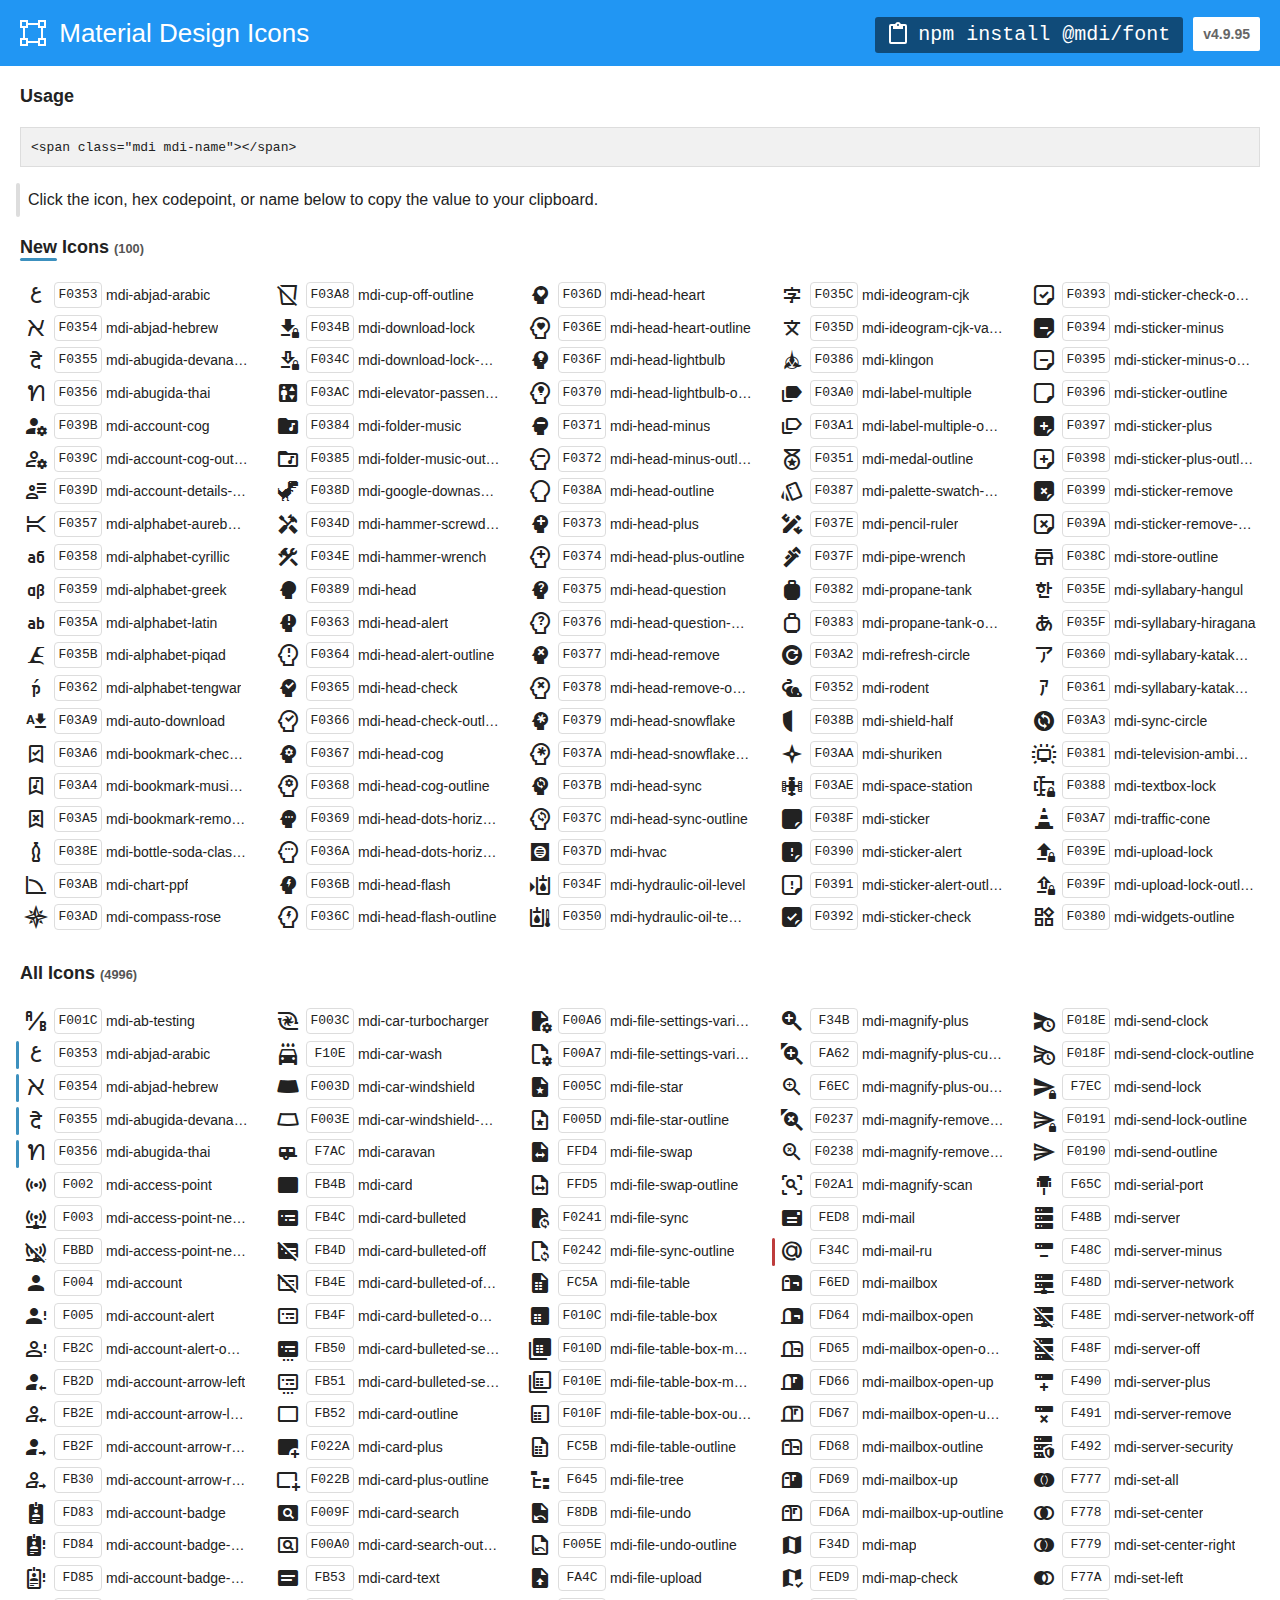
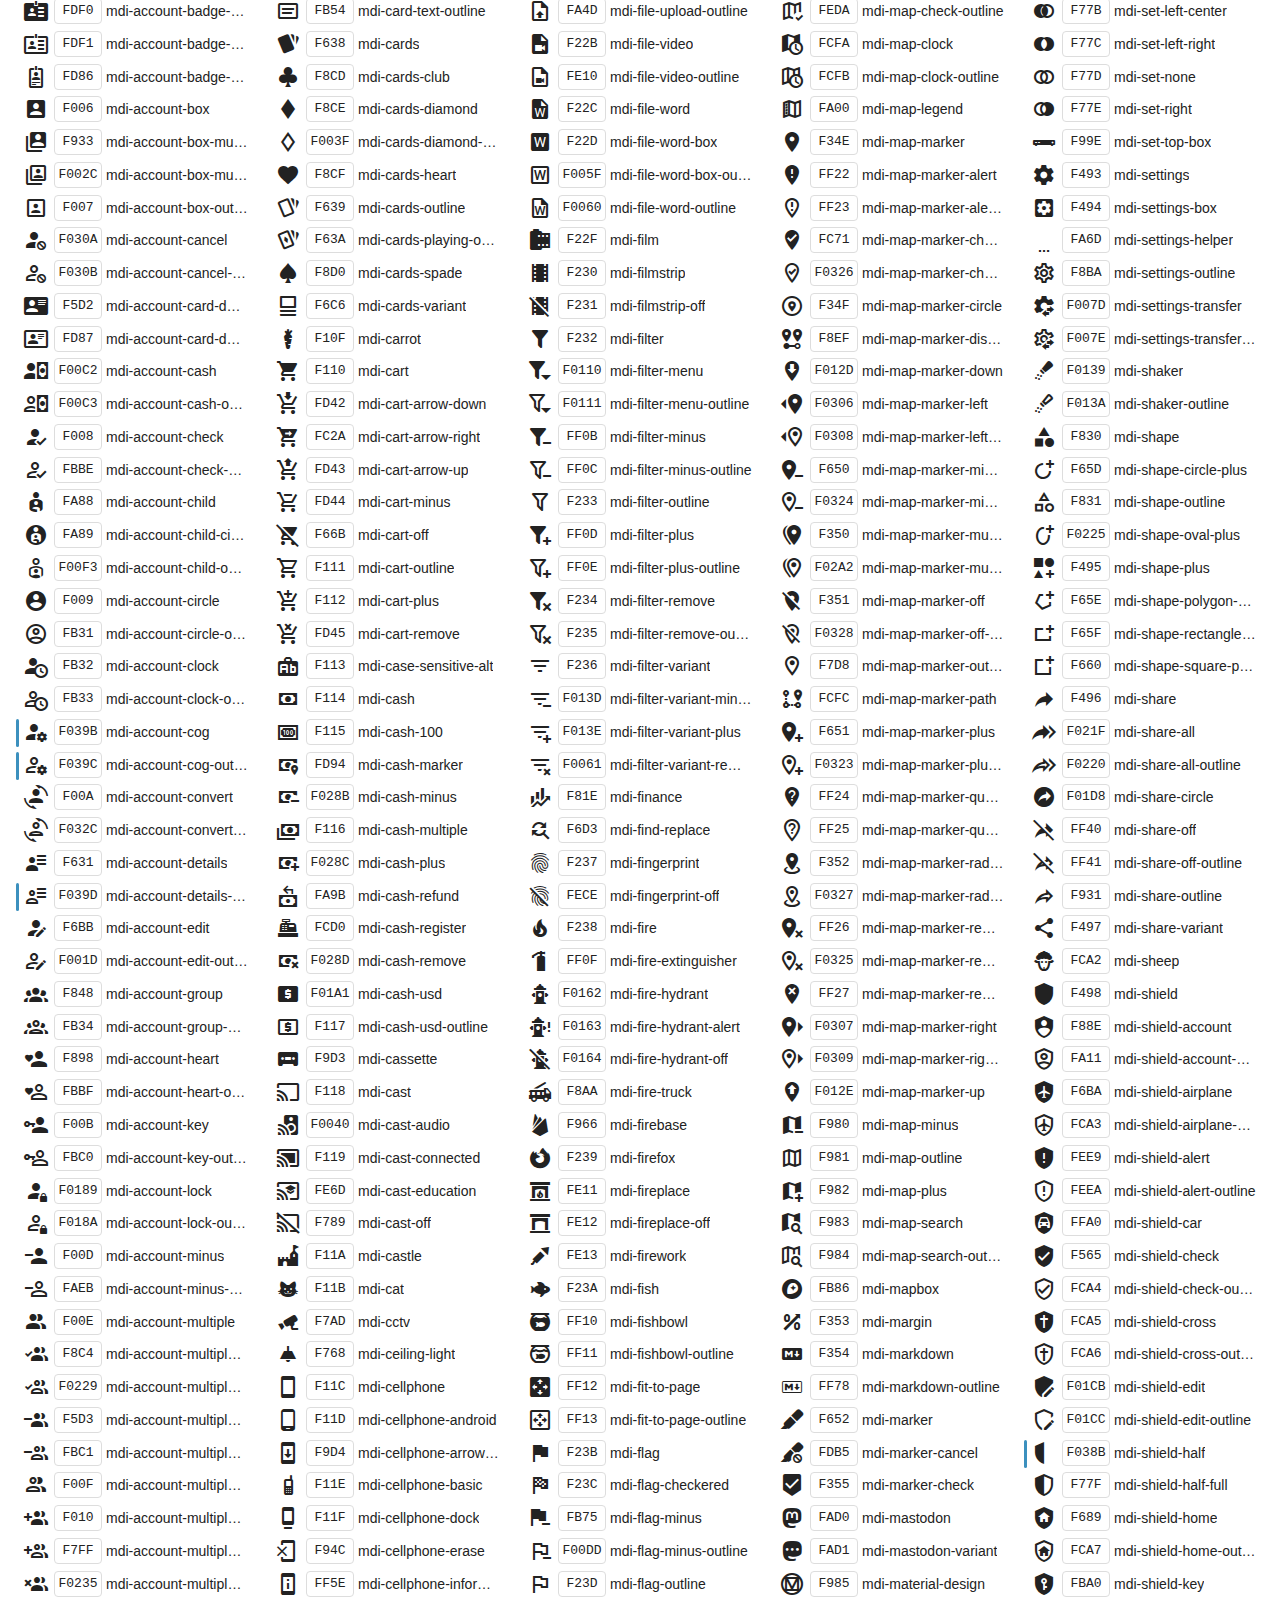
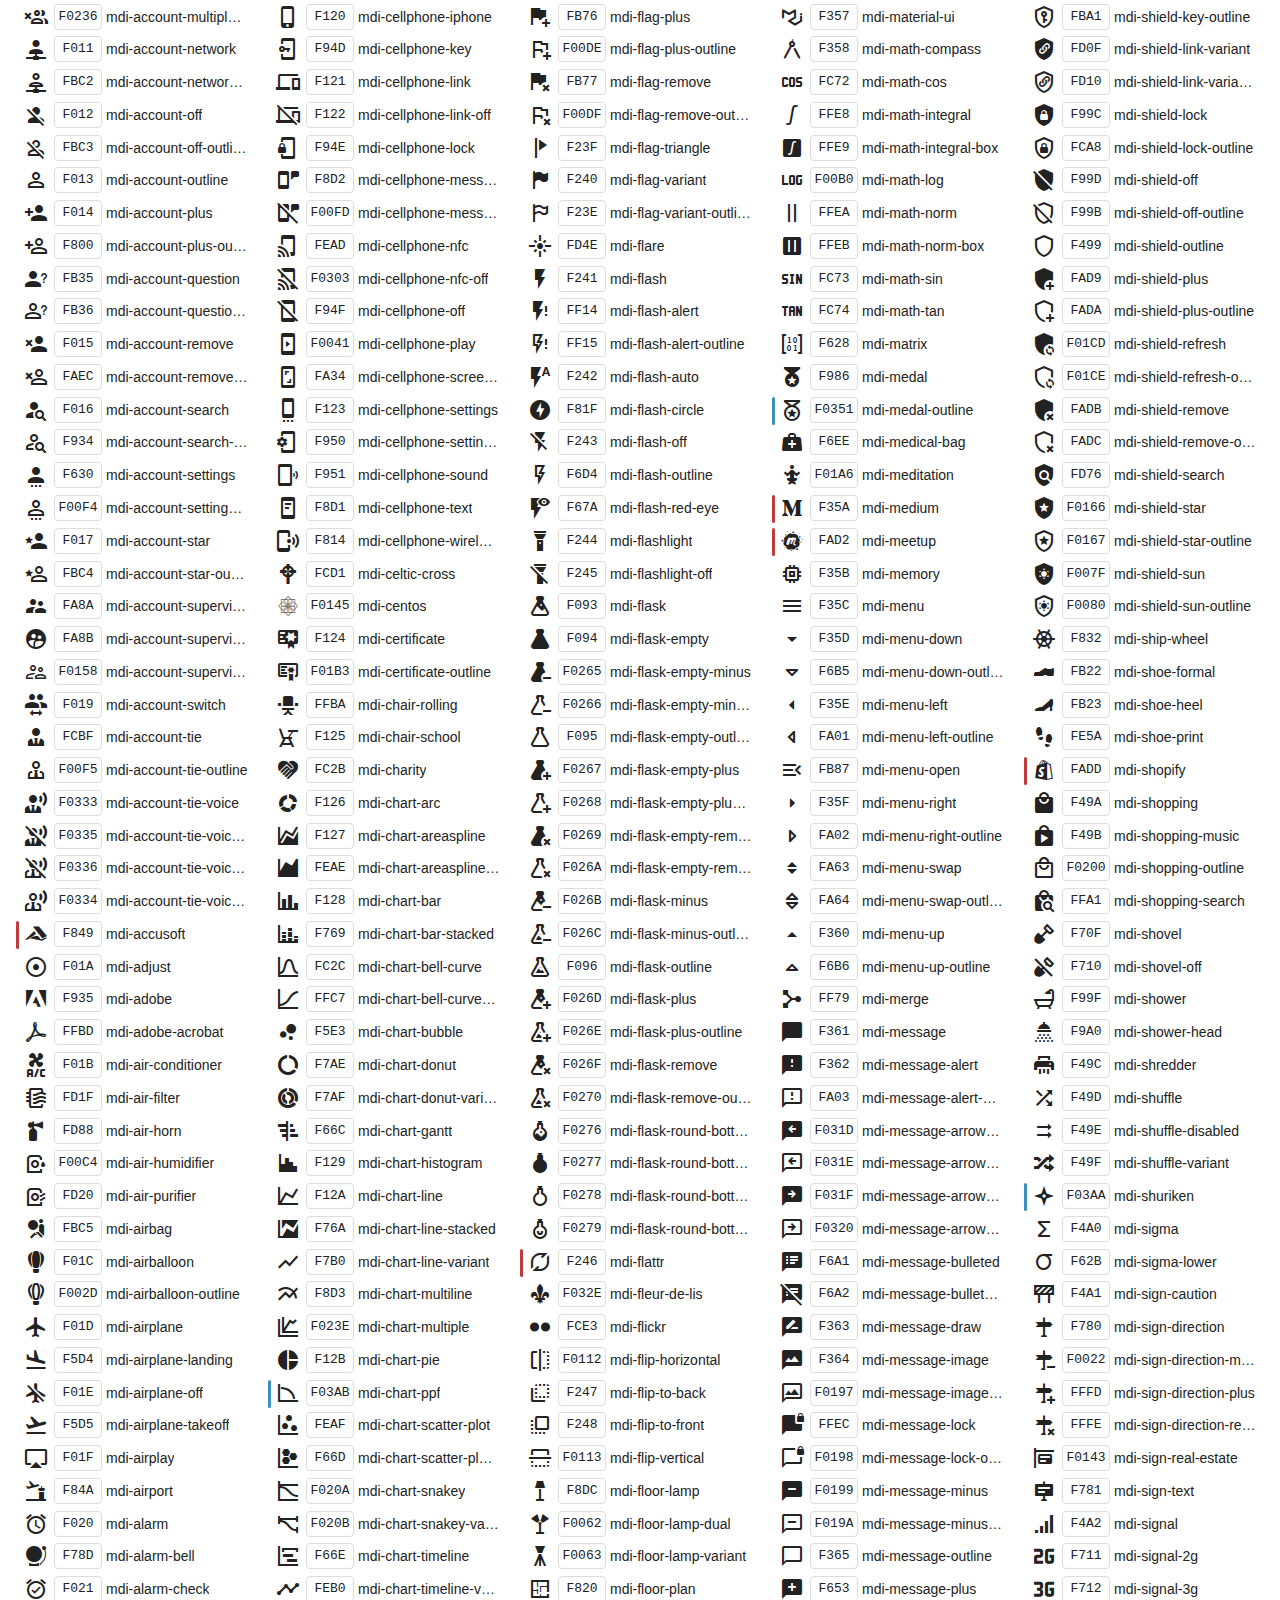
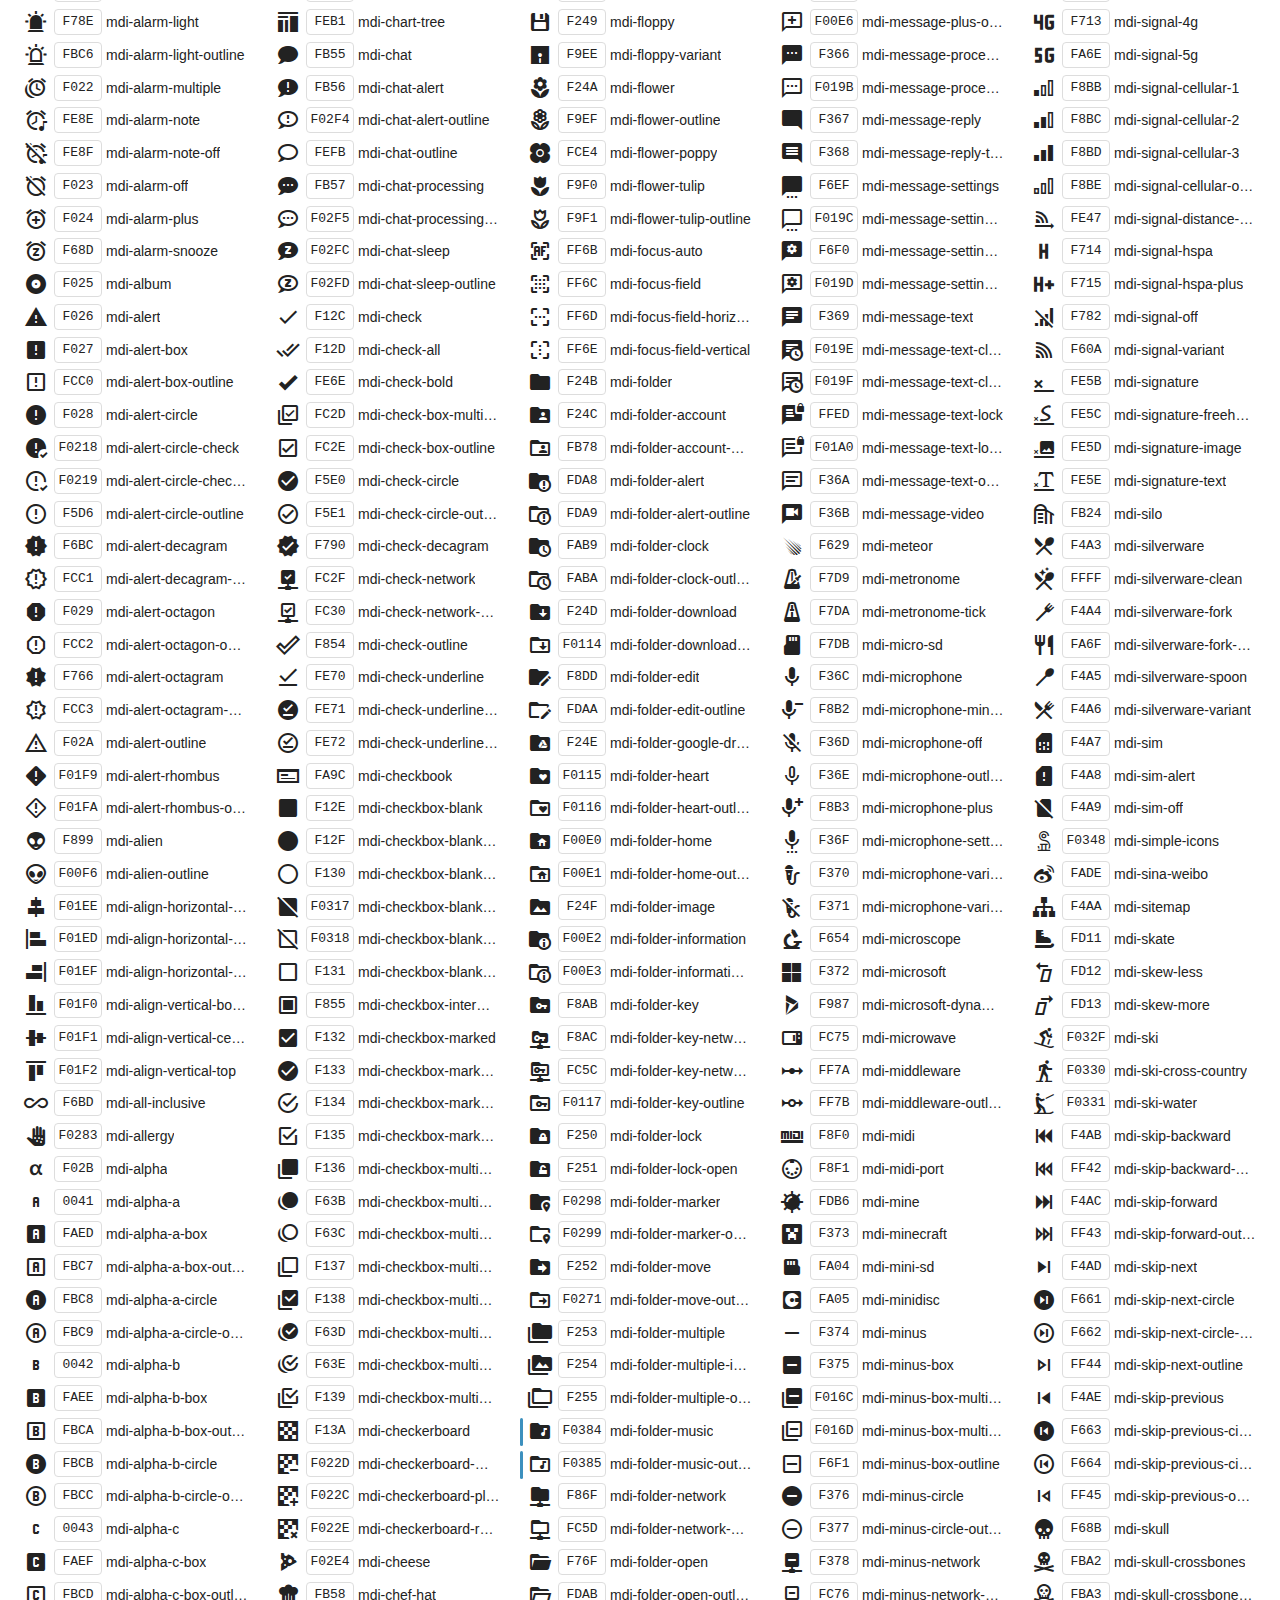
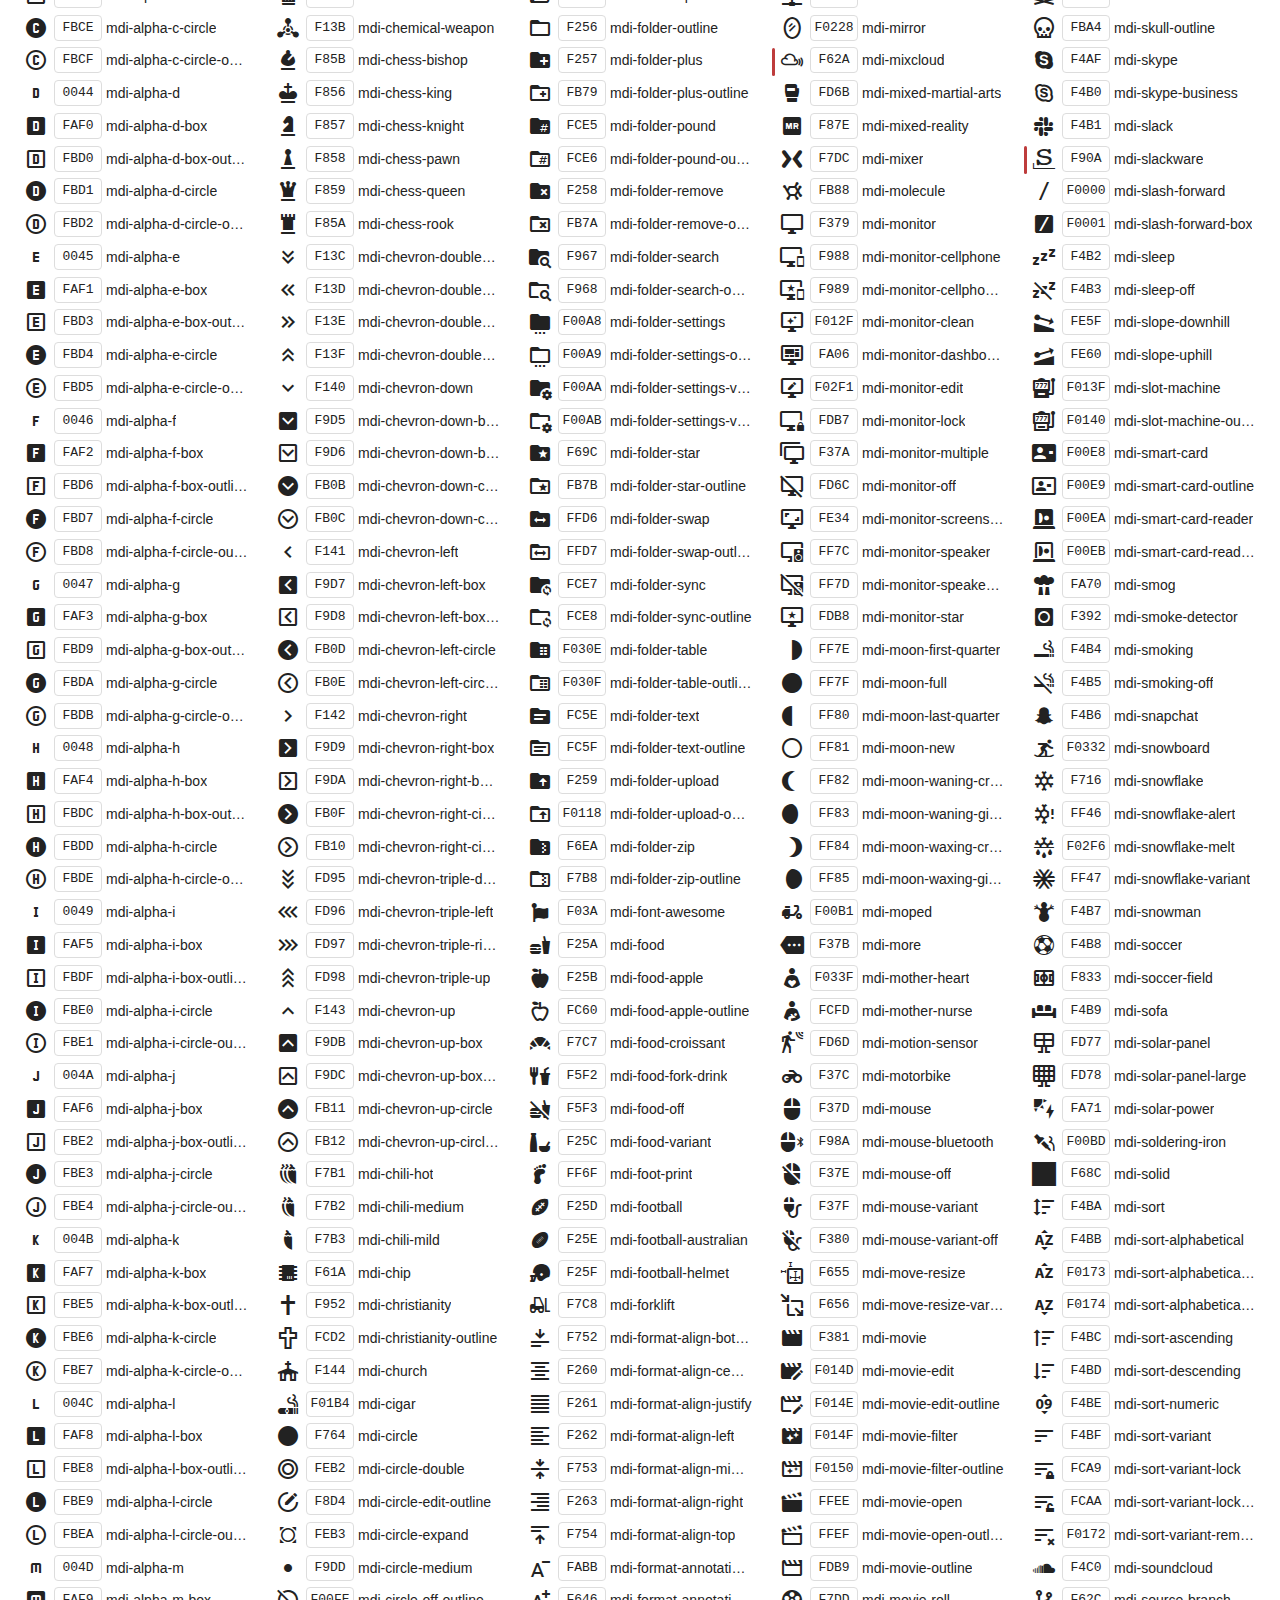
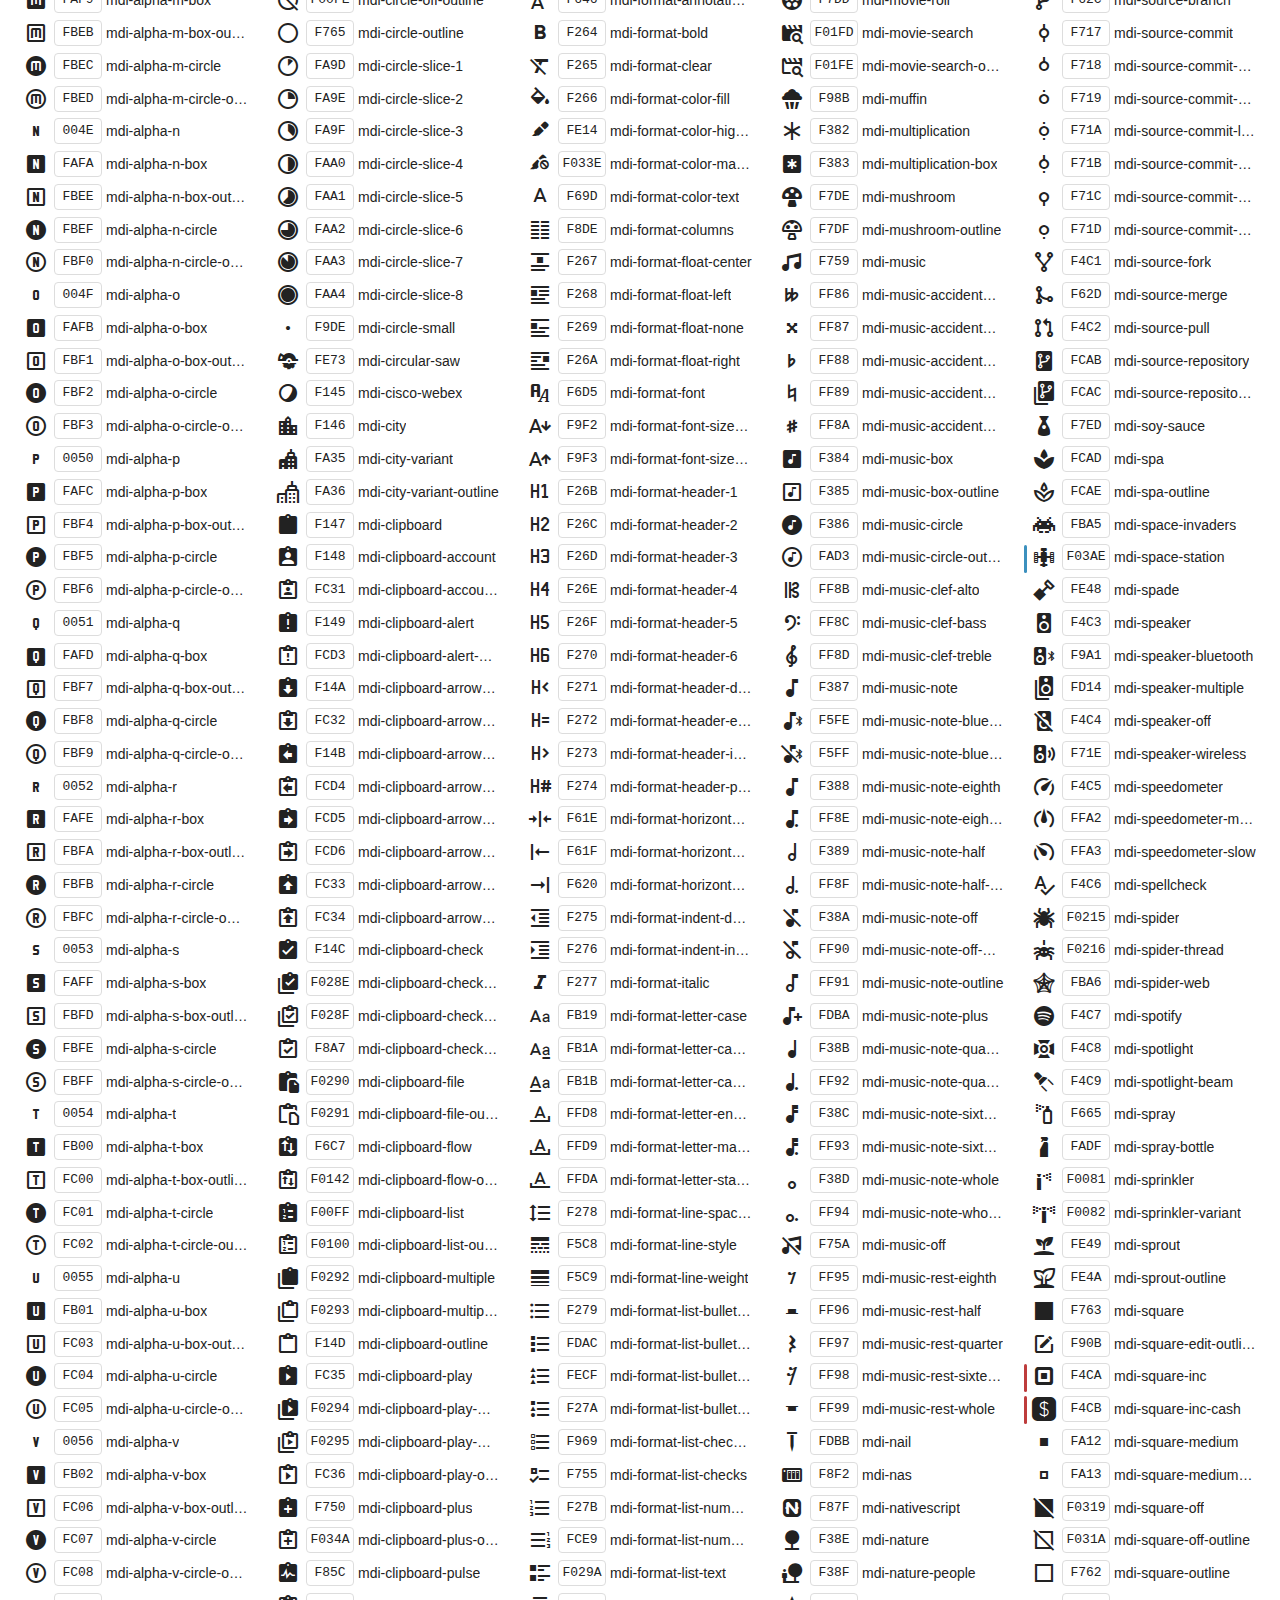
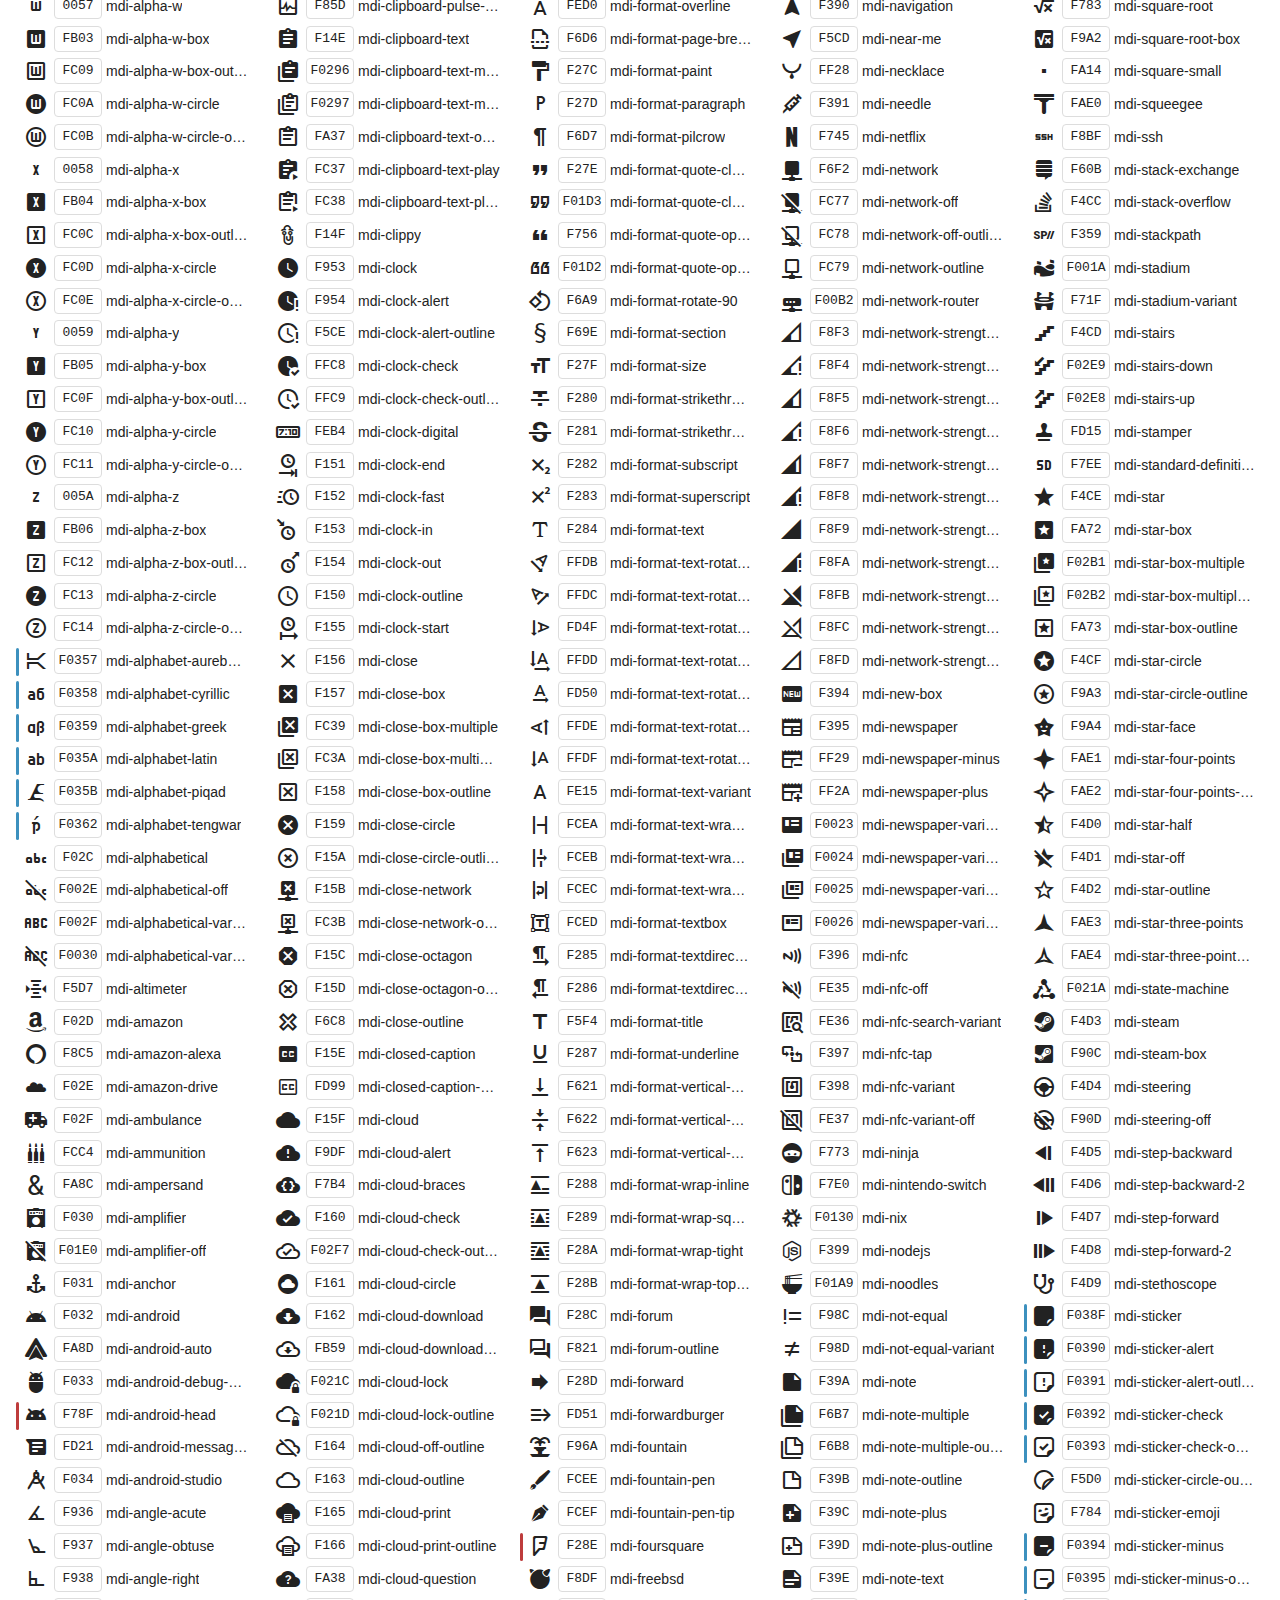
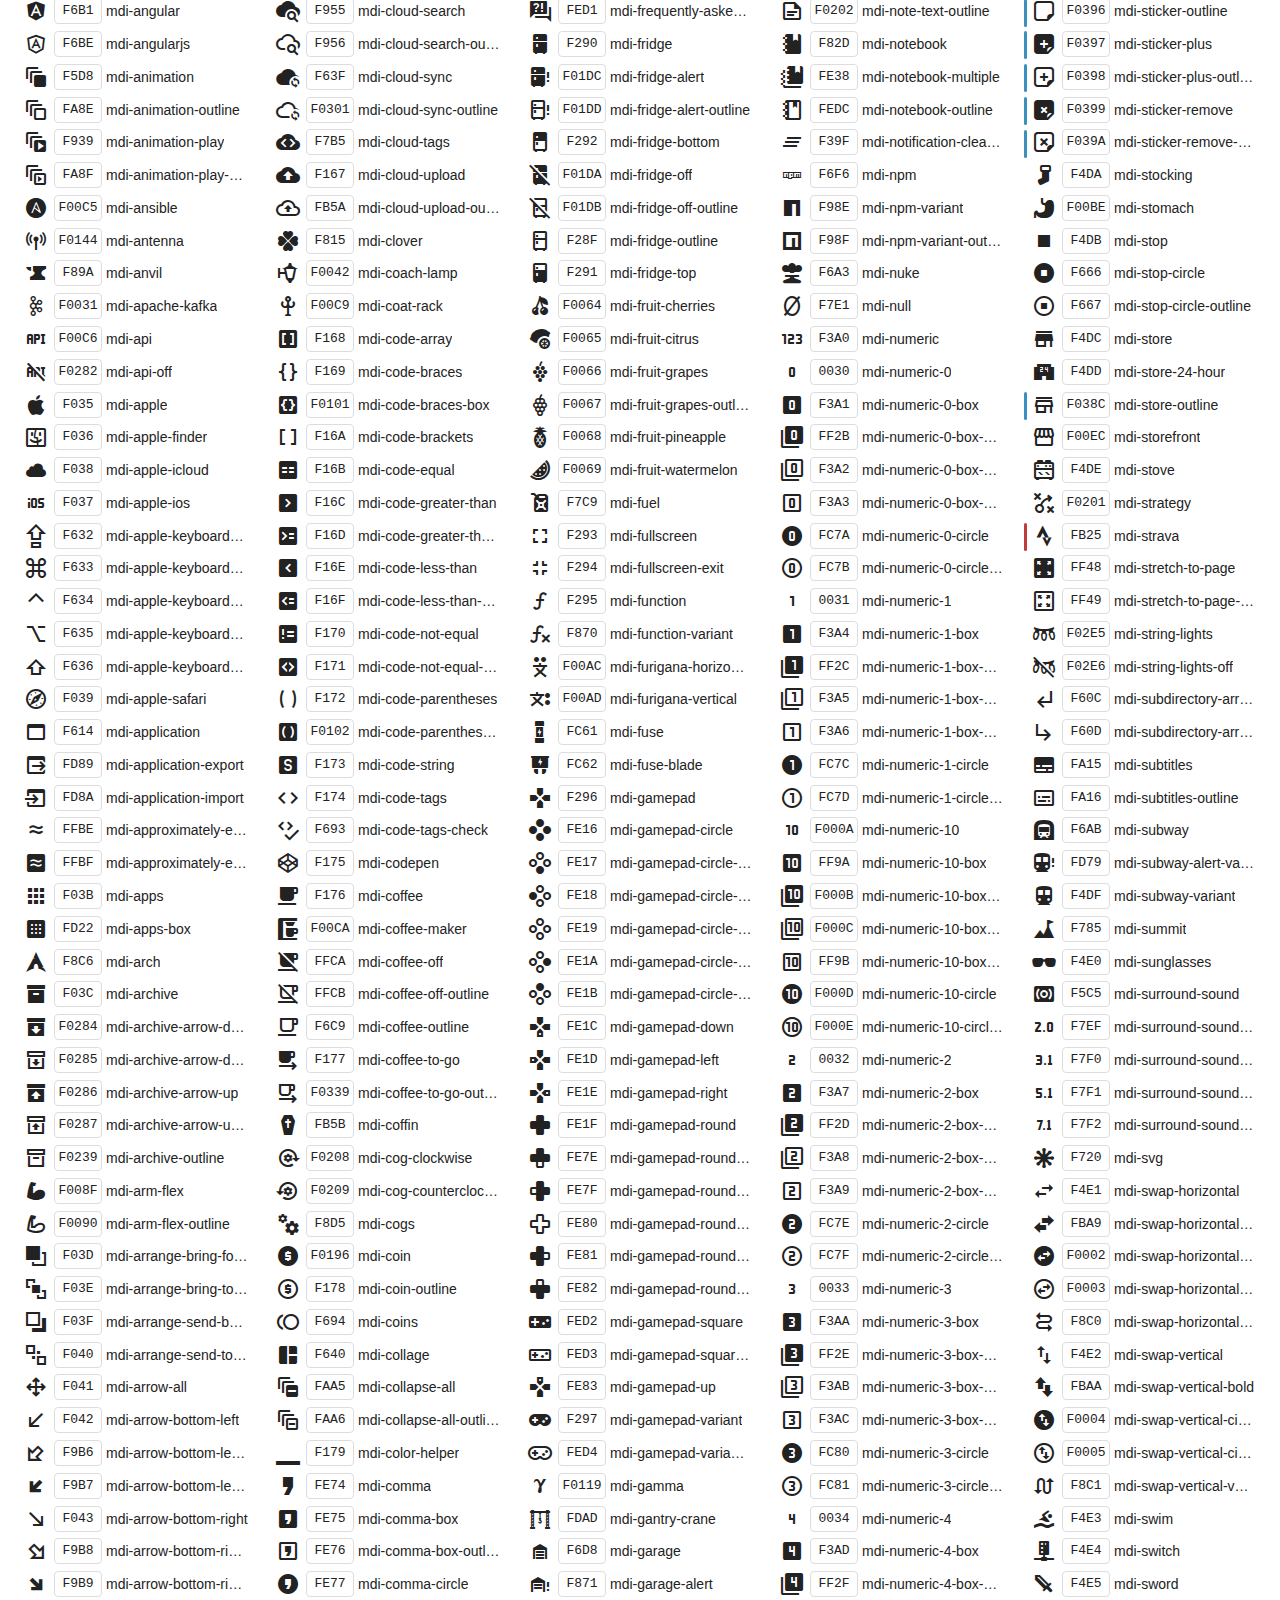
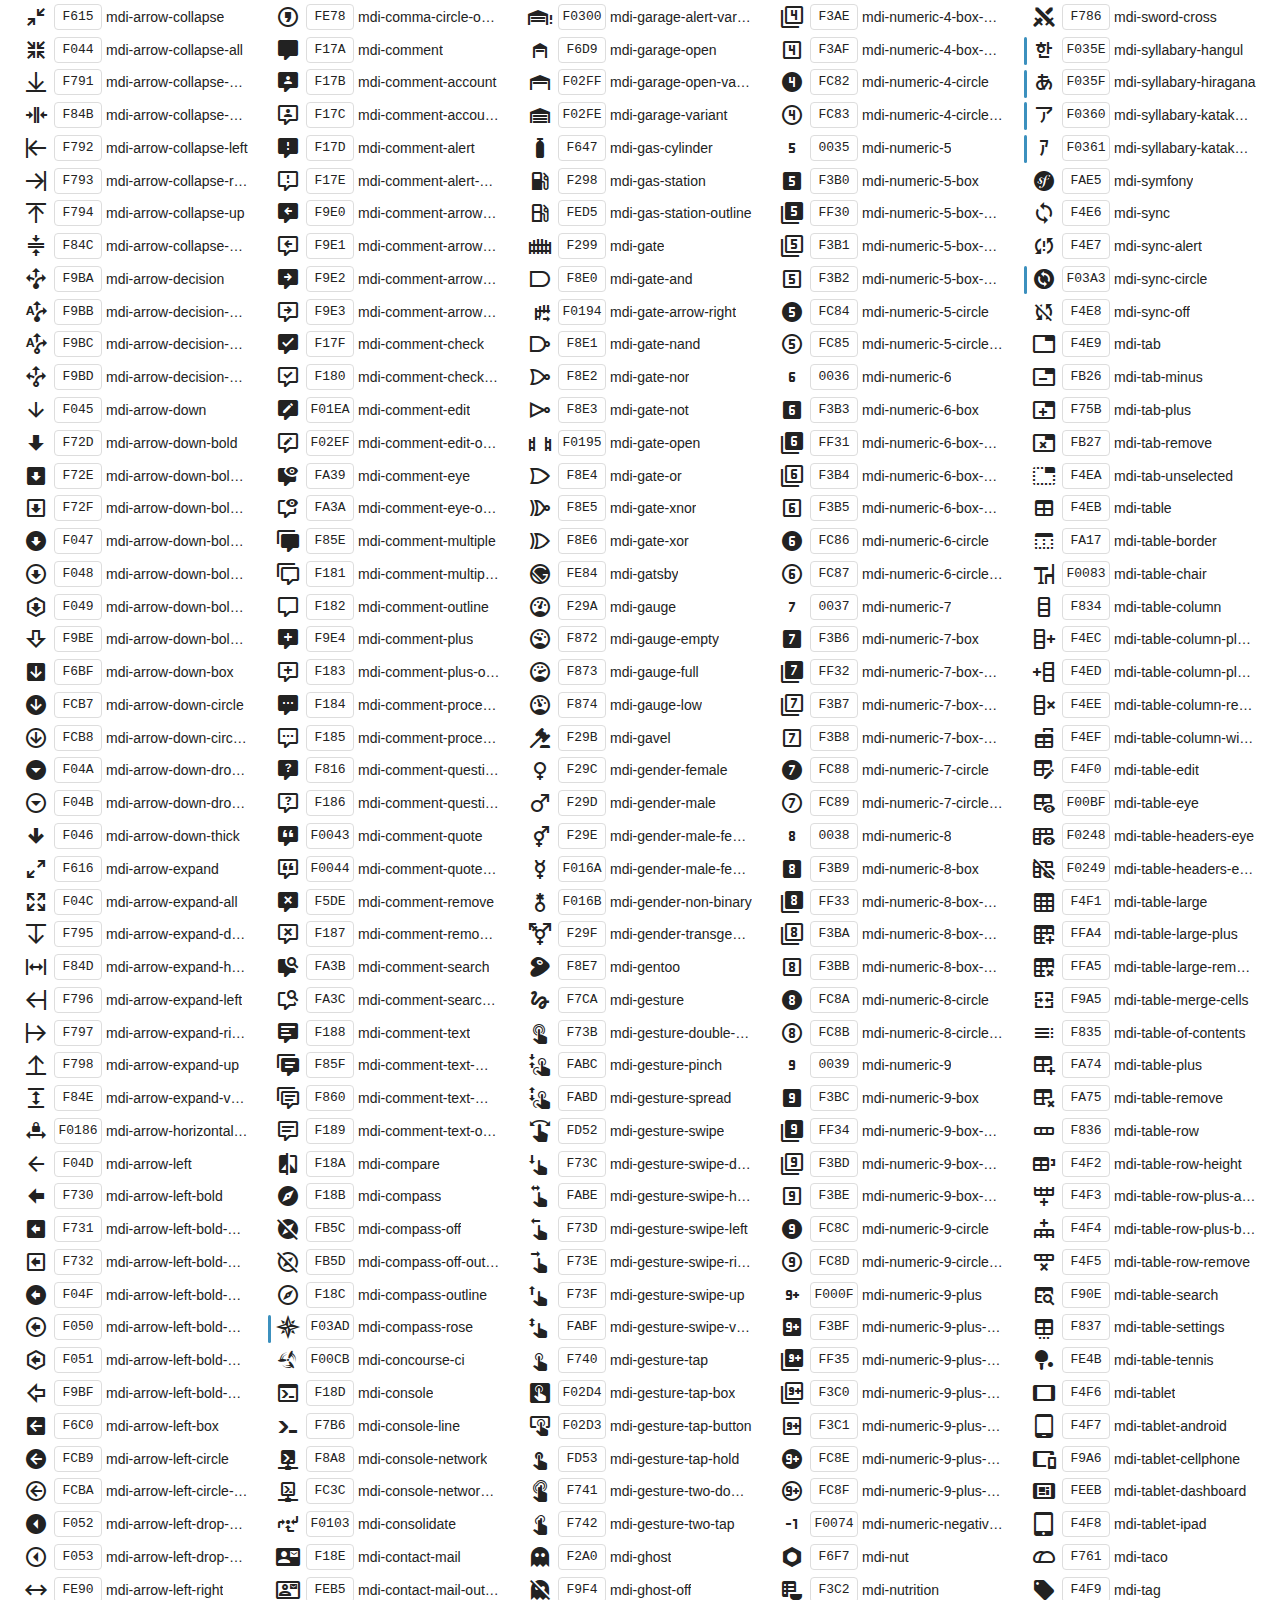
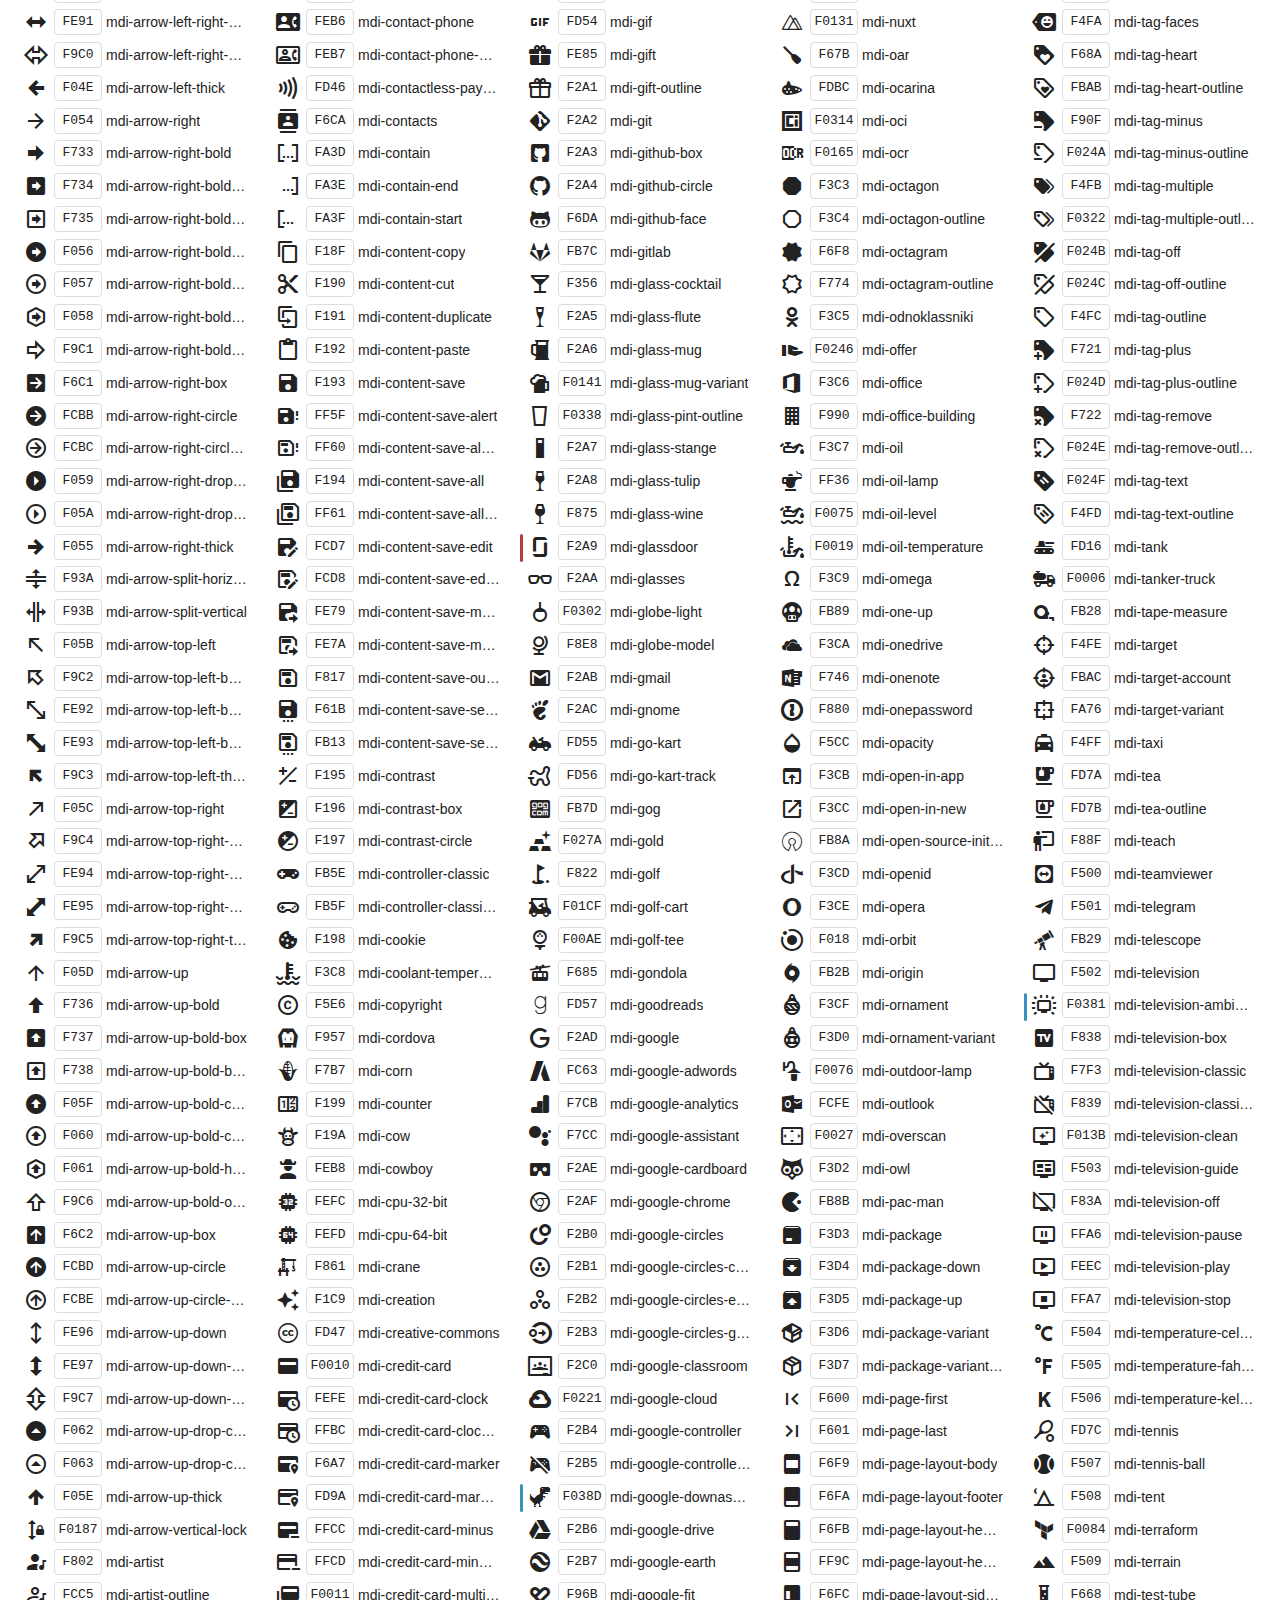
<file: libs/MaterialDesign/MaterialDesign-Webfont-master/preview.html>
﻿<!doctype html>
<html lang="en">

<head>
    <meta charset="utf-8" />
    <meta name="google" content="notranslate">
    <title>Material Design Icons</title>
    <style>
        * {
            margin: 0;
            padding: 0;
        }

        body {
            margin: 0;
            padding: 0;
            background: #fff;
            color: #222;
        }

        h1,
        h2,
        h3,
        p,
        div,
        blockquote,
        footer {
            font-family: "Helvetica Neue", Arial, sans-serif;
        }

        h1 {
            padding: 20px 20px 16px 20px;
            font-size: 26px;
            line-height: 26px;
            font-weight: normal;
            color: #FFF;
            background-color: #2196F3;
        }

        h1 svg {
            vertical-align: middle;
            width: 26px;
            height: 26px;
            margin: 0 6px 4px 0;
        }

        h1 svg path {
            fill: #FFF;
        }

        h1 .version {
            font-size: 14px;
            background: #FFF;
            padding: 4px 10px;
            float: right;
            border-radius: 2px;
            margin: -3px 0 0 0;
            color: #666;
            font-weight: bold;
        }

        h1 .version::before {
            content: 'v';
        }

        h1 code {
            font-size: 20px;
            background: rgba(0, 0, 0, 0.5);
            padding: 4px 12px;
            border-radius: 3px;
            float: right;
            margin: -3px 10px 0 0;
            border: 1px solid transparent;
            cursor: pointer;
        }

        h1 code:hover {
            border: 1px solid #FFF;
        }

        h1 code svg {
            width: 24px;
            height: 24px;
            margin: -1px -4px 0 -2px
        }

        h2 {
            font-size: 18px;
            padding: 20px;
        }

        h2 small {
            color: #555;
            font-size: 0.8rem;
        }

        h2 small::before {
            content: '(';
        }

        h2 small::after {
            content: ')';
        }

        h2 span {
            position: relative;
        }

        h2.newicons span::before {
            position: absolute;
            content: ' ';
            width: 100%;
            height: 0.2rem;
            bottom: -0.25rem;
            background: #3C90BE;
            border-radius: 0.1rem;
        }

        h2.deprecatedicons span::before {
            position: absolute;
            content: ' ';
            width: 100%;
            height: 0.2rem;
            bottom: -0.25rem;
            background: #BE3C3C;
            border-radius: 0.1rem;
        }

        h3 {
            font-size: 14px;
            padding: 10px 20px 0 20px;
            font-weight: bold;
        }

        p {
            padding: 10px 20px;
        }

        p code {
            display: inline-block;
            vertical-align: middle;
            background: #F1F1F1;
            padding: 3px 5px;
            border-radius: 3px;
            border: 1px solid #DDD;
        }

        p i.mdi {
            vertical-align: middle;
            border-radius: 4px;
            display: inline-block;
        }

        p i.mdi.dark-demo {
            background: #333;
        }

        p.note {
            color: #999;
            font-size: 14px;
            padding: 0 20px 5px 20px;
        }

        p.deprecated {
            margin: -0.5rem 0 0.25rem 0;
        }

        p.extras {
            margin-top: -0.5rem;
        }

        div.icons {
            padding: 0 20px 10px 20px;
            -webkit-column-count: 5;
            -moz-column-count: 5;
            column-count: 5;
            -webkit-column-gap: 20px;
            -moz-column-gap: 20px;
            column-gap: 20px;
        }

        div.icons div {
            line-height: 2em;
        }

        div.icons div span {
            cursor: pointer;
            font-size: 14px;
            text-overflow: ellipsis;
            display: inline-block;
            max-width: calc(100% - 90px);
            overflow: hidden;
            vertical-align: middle;
            white-space: nowrap;
        }

        div.icons div code:hover,
        div.icons div span:hover,
        div.icons div i:hover {
            color: #3c90be;
        }

        div.icons div code:hover {
            border-color: #3c90be;
        }

        div.icons div code {
            border: 1px solid #DDD;
            width: 46px;
            margin-left: 2px;
            margin-right: 4px;
            border-radius: 4px;
            display: inline-block;
            vertical-align: middle;
            text-align: center;
            line-height: 24px;
            cursor: pointer;
        }

        div.icons div i {
            display: inline-block;
            width: 32px;
            height: 24px;
            text-align: center;
            vertical-align: middle;
            cursor: pointer;
            line-height: 24px;
        }

        div.icons .mdi::before {
            font-size: 24px;
        }

        div.icons div.new::before {
            content: ' ';
            width: 0.2rem;
            height: 1.75rem;
            position: absolute;
            margin-top: 0.25rem;
            margin-left: -0.25rem;
            background: #3C90BE;
            border-radius: 0.1rem;
        }

        div.icons div.deprecated::before {
            content: ' ';
            width: 0.2rem;
            height: 1.75rem;
            position: absolute;
            margin-top: 0.25rem;
            margin-left: -0.25rem;
            background: #BE3C3C;
            border-radius: 0.1rem;
        }

        pre {
            margin: 0 20px;
            font-family: Consolas, monospace;
            padding: 10px;
            border: 1px solid #DDD;
            background: #F1F1F1;
        }

        blockquote {
            position: relative;
            margin: 1rem 1rem 0 1rem;
            padding: 0.5rem 0.5rem 0.5rem 0.75rem;
        }

        blockquote.note::before {
            content: ' ';
            width: 0.25rem;
            height: 100%;
            background: #DDD;
            position: absolute;
            border-radius: 0.25rem;
            top: 0;
            left: 0;
        }

        blockquote.deprecated::before {
            content: ' ';
            width: 0.25rem;
            height: 100%;
            background: #BE3C3C;
            position: absolute;
            border-radius: 0.25rem;
            top: 0;
            left: 0;
        }

        div.copied {
            position: fixed;
            top: 100px;
            left: 50%;
            width: 200px;
            text-align: center;
            color: #3c763d;
            background-color: #dff0d8;
            border: 1px solid #d6e9c6;
            padding: 10px 15px;
            border-radius: 4px;
            margin-left: -100px;
            box-shadow: 0 0 10px rgba(0, 0, 0, 0.2);
        }

        div.examples {
            display: flex;
            flex-wrap: wrap;
            margin: 0.5rem 1.25rem;
        }

        div.examples > div {
            display: flex;
            margin-right: 0.5rem;
            margin-bottom: 0.5rem;
        }

        div.examples > div > div:first-child {
            display: flex;
            padding: 0.5rem;
            border-radius: 0.25rem;
            box-shadow: 0 0 0.25rem rgba(0, 0, 0, 0.4);
            background: #FFF;
            z-index: 1;
            align-items: center;
            justify-content: center;
        }

        div.examples > div > div:first-child + div {
            display: flex;
            margin-left: -0.25rem;
            padding: 0.5rem 0.75rem 0.5rem 1rem;
            background: #222;
            border-radius: 0 0.25rem 0.25rem 0;
        }

        div.examples > div > div:first-child + div > code {
            color: #FFF;
            align-self: center;
        }

        div.examples > div > div.dark:first-child {
            background: #444;
        }

        div.examples i {
            display: flex;
        }

        div.examples-size > div > div:first-child {
            min-width: 3rem;
        }

        footer {
            display: flex;
            padding: 20px;
            color: #666;
            border-top: 1px solid #DDD;
            background: #F1F1F1;
        }

        footer > div:first-child {
            flex: 1;
        }

        footer > div:last-child {
            text-align: right;
        }

        footer a {
            color: #e91e63;
            text-decoration: none;
        }

        footer a:hover {
            text-decoration: underline;
        }
    </style>
    <link href="css/materialdesignicons.min.css" media="all" rel="stylesheet" type="text/css" />
</head>

<body>
    <h1>
        <svg>
            <path d="M0,0H8V3H18V0H26V8H23V18H26V26H18V23H8V21H18V18H21V8H18V5H8V8H5V18H8V26H0V18H3V8H0V0M2,2V6H6V2H2M2,20V24H6V20H2M20,2V6H24V2H20M20,20V24H24V20H20Z"></path>
        </svg>
        Material Design Icons
        <span class="version">4.9.95</span>
        <code id="npm" title="Copy to Clipboard">
            <svg viewBox="0 0 24 24">
                <path d="M19,20H5V4H7V7H17V4H19M12,2A1,1 0 0,1 13,3A1,1 0 0,1 12,4A1,1 0 0,1 11,3A1,1 0 0,1 12,2M19,2H14.82C14.4,0.84 13.3,0 12,0C10.7,0 9.6,0.84 9.18,2H5A2,2 0 0,0 3,4V20A2,2 0 0,0 5,22H19A2,2 0 0,0 21,20V4A2,2 0 0,0 19,2Z" />
            </svg>
            npm install @mdi/font
        </code>
    </h1>

    <h2 class="usage">Usage</h2>
    <pre><code>&lt;span class=&quot;mdi mdi-<span id="name">name</span>&quot;&gt;&lt;/span&gt;</code></pre>

    <blockquote class="note">
        Click the icon, hex codepoint, or name below to copy the value to your clipboard.
    </blockquote>

    <h2 class="newicons"><span>New</span> Icons <small id="newIconsCount">-</small></h2>
    <div class="icons" id="newIcons"></div>

    <h2 class="icons">All Icons <small id="iconsCount">-</small></h2>
    <div class="icons" id="icons"></div>

    <h2 class="deprecatedicons"><span>Deprecated</span> Icons <small id="deprecatedIconsCount">-</small></h2>
    <p class="deprecated" id="deprecated">
        Deprecated icons will be removed in a future major release.
    </p>
    <div class="icons" id="deprecatedIcons"></div>

    <h2 class="extras">Extras</h2>

    <p class="extras">The helper CSS classes are listed below.</p>

    <section>
        <h3>Size</h3>

        <div class="examples examples-size">
            <div>
                <div>
                    <i class="mdi mdi-18px mdi-account"></i>
                </div>
                <div>
                    <code>mdi-18px</code>
                </div>
            </div>
            <div>
                <div>
                    <i class="mdi mdi-24px mdi-account"></i>
                </div>
                <div>
                    <code>mdi-24px</code>
                </div>
            </div>
            <div>
                <div>
                    <i class="mdi mdi-36px mdi-account"></i>
                </div>
                <div>
                    <code>mdi-36px</code>
                </div>
            </div>
            <div>
                <div>
                    <i class="mdi mdi-48px mdi-account"></i>
                </div>
                <div>
                    <code>mdi-48px</code>
                </div>
            </div>
        </div>
    </section>

    <h3>Rotate</h3>

    <div class="examples">
        <div>
            <div>
                <i class="mdi mdi-36px mdi-account"></i>
            </div>
        </div>
        <div>
            <div>
                <i class="mdi mdi-36px mdi-rotate-45 mdi-account"></i>
            </div>
            <div>
                <code>mdi-rotate-45</code> 
            </div>
        </div>
        <div>
            <div>
                <i class="mdi mdi-36px mdi-rotate-90 mdi-account"></i>
            </div>
            <div>
                <code>mdi-rotate-90</code>
            </div>
        </div>
        <div>
            <div>
                <i class="mdi mdi-36px mdi-rotate-135 mdi-account"></i>
            </div>
            <div>
                <code>mdi-rotate-135</code>
            </div>
        </div>
        <div>
            <div>
                <i class="mdi mdi-36px mdi-rotate-180 mdi-account"></i>
            </div>
            <div>
                <code>mdi-rotate-180</code>
            </div>
        </div>
        <div>
            <div>
                <i class="mdi mdi-36px mdi-rotate-225 mdi-account"></i>
            </div>
            <div>
                <code>mdi-rotate-225</code>
            </div>
        </div>
        <div>
            <div>
                <i class="mdi mdi-36px mdi-rotate-270 mdi-account"></i>
            </div>
            <div>
                <code>mdi-rotate-270</code>
            </div>
        </div>
        <div>
            <div>
                <i class="mdi mdi-36px mdi-rotate-315 mdi-account"></i>
            </div>
            <div>
                <code>mdi-rotate-315</code> 
            </div>
        </div>
    </div>

    <h3>Flip</h3>

    <div class="examples">
        <div>
            <div>
                <i class="mdi mdi-36px mdi-account-alert"></i>
            </div>
        </div>
        <div>
            <div>
                <i class="mdi mdi-36px mdi-flip-h mdi-account-alert"></i>
            </div>
            <div>
                <code>mdi-flip-h</code> 
            </div>
        </div>
        <div>
            <div>
                <i class="mdi mdi-36px mdi-flip-v mdi-account-alert"></i>
            </div>
            <div>
                <code>mdi-flip-v</code> 
            </div>
        </div>
    </div>

    <p class="note"><strong>Note:</strong> We do not include the ability to use <code>mdi-flip-*</code> and
        <code>mdi-rotate-*</code> at the same time.</p>

    <h3>Spin</h3>

    <div class="examples">
        <div>
            <div>
                <i class="mdi mdi-36px mdi-spin mdi-loading"></i>
            </div>
            <div>
                <code>mdi-spin</code>
            </div>
        </div>
        <div>
            <div>
                <i class="mdi mdi-36px mdi-spin mdi-star"></i>
            </div>
            <div>
                <code>mdi-spin</code>
            </div>
        </div>
    </div>

    <h3>Color</h3>

    <div class="examples">
        <div>
            <div class="dark">
                <i class="mdi mdi-36px mdi-light mdi-account dark-demo"></i>
            </div>
            <div>
                <code>mdi-light</code>
            </div>
        </div>
        <div>
            <div class="dark">
                <i class="mdi mdi-36px mdi-light mdi-inactive mdi-account dark-demo"></i>
            </div>
            <div>
                <code>mdi-light mdi-inactive</code>
            </div>
        </div>
        <div>
            <div>
                <i class="mdi mdi-36px mdi-dark mdi-account"></i>
            </div>
            <div>
                <code>mdi-dark</code>
            </div>
        </div>
        <div>
            <div>
                <i class="mdi mdi-36px mdi-dark mdi-inactive mdi-account"></i>
            </div>
            <div>
                <code>mdi-dark mdi-inactive</code> 
            </div>
        </div>
    </div>

    <footer>
        <div>
            Generated with <a href="https://npmjs.com/package/@mdi/font-build">@mdi/font-build</a>
            by <a href="http://MaterialDesignIcons.com/">MaterialDesignIcons.com</a>.
        </div>
        <div>
            <a href="https://www.npmjs.com/org/mdi" target="_blank">NPM @mdi Organization</a>
        </div>
    </footer>

    <script type="text/javascript">
        function isNew(icon) {
            return icon.version === '4.9.95';
        }
        function isDeprecated(icon) {
            return typeof icon.deprecated == 'undefined'
                ? false
                : icon.deprecated;
        }
        function copyText(text) {
            var copyFrom = document.createElement('textarea');
            copyFrom.setAttribute("style", "position:fixed;opacity:0;top:100px;left:100px;");
            copyFrom.value = text;
            document.body.appendChild(copyFrom);
            copyFrom.select();
            document.execCommand('copy');
            var copied = document.createElement('div');
            copied.setAttribute('class', 'copied');
            copied.appendChild(document.createTextNode('Copied to Clipboard'));
            document.body.appendChild(copied);
            setTimeout(function () {
                document.body.removeChild(copyFrom);
                document.body.removeChild(copied);
            }, 1500);
        };
        function getIconItem(icon, isNewIcon, isDeprecatedIcon) {
            var div = document.createElement('div'),
                i = document.createElement('i');
            i.className = 'mdi mdi-' + icon.name;
            div.appendChild(i);
            var code = document.createElement('code');
            code.appendChild(document.createTextNode(icon.hex));
            div.appendChild(code);
            var span = document.createElement('span');
            span.appendChild(document.createTextNode('mdi-' + icon.name));
            div.appendChild(span);
            span.onclick = function () {
                document.getElementById('name').innerHTML = icon.name;
            };
            i.onmouseup = function () {
                copyText(String.fromCodePoint(parseInt(icon.hex, 16)));
            };
            code.onmouseup = function () {
                copyText(icon.hex);
            };
            span.onmouseup = function () {
                copyText('mdi-' + icon.name);
            };
            if (isNewIcon) {
                div.className = 'new';
            }
            if (isDeprecatedIcon) {
                div.className = 'deprecated';
            }
            return div;
        }
        (function () {
            var iconsCount = 0;
            var newIconsCount = 0;
            var deprecatedIconsCount = 0;
            var icons = [{name:"ab-testing",hex:"F001C",version:"4.0.96"},{name:"abjad-arabic",hex:"F0353",version:"4.9.95"},{name:"abjad-hebrew",hex:"F0354",version:"4.9.95"},{name:"abugida-devanagari",hex:"F0355",version:"4.9.95"},{name:"abugida-thai",hex:"F0356",version:"4.9.95"},{name:"access-point",hex:"F002",version:"1.5.54"},{name:"access-point-network",hex:"F003",version:"1.5.54"},{name:"access-point-network-off",hex:"FBBD",version:"3.2.89"},{name:"account",hex:"F004",version:"1.5.54"},{name:"account-alert",hex:"F005",version:"1.5.54"},{name:"account-alert-outline",hex:"FB2C",version:"3.0.39"},{name:"account-arrow-left",hex:"FB2D",version:"3.0.39"},{name:"account-arrow-left-outline",hex:"FB2E",version:"3.0.39"},{name:"account-arrow-right",hex:"FB2F",version:"3.0.39"},{name:"account-arrow-right-outline",hex:"FB30",version:"3.0.39"},{name:"account-badge",hex:"FD83",version:"3.5.94"},{name:"account-badge-alert",hex:"FD84",version:"3.5.94"},{name:"account-badge-alert-outline",hex:"FD85",version:"3.5.94"},{name:"account-badge-horizontal",hex:"FDF0",version:"3.6.95"},{name:"account-badge-horizontal-outline",hex:"FDF1",version:"3.6.95"},{name:"account-badge-outline",hex:"FD86",version:"3.5.94"},{name:"account-box",hex:"F006",version:"1.5.54"},{name:"account-box-multiple",hex:"F933",version:"2.4.85"},{name:"account-box-multiple-outline",hex:"F002C",version:"4.1.95"},{name:"account-box-outline",hex:"F007",version:"1.5.54"},{name:"account-cancel",hex:"F030A",version:"4.8.95"},{name:"account-cancel-outline",hex:"F030B",version:"4.8.95"},{name:"account-card-details",hex:"F5D2",version:"1.5.54"},{name:"account-card-details-outline",hex:"FD87",version:"3.5.94"},{name:"account-cash",hex:"F00C2",version:"4.2.95"},{name:"account-cash-outline",hex:"F00C3",version:"4.2.95"},{name:"account-check",hex:"F008",version:"1.5.54"},{name:"account-check-outline",hex:"FBBE",version:"3.2.89"},{name:"account-child",hex:"FA88",version:"2.7.94"},{name:"account-child-circle",hex:"FA89",version:"2.7.94"},{name:"account-child-outline",hex:"F00F3",version:"4.3.95"},{name:"account-circle",hex:"F009",version:"1.5.54"},{name:"account-circle-outline",hex:"FB31",version:"3.0.39"},{name:"account-clock",hex:"FB32",version:"3.0.39"},{name:"account-clock-outline",hex:"FB33",version:"3.0.39"},{name:"account-cog",hex:"F039B",version:"4.9.95"},{name:"account-cog-outline",hex:"F039C",version:"4.9.95"},{name:"account-convert",hex:"F00A",version:"1.5.54"},{name:"account-convert-outline",hex:"F032C",version:"4.8.95"},{name:"account-details",hex:"F631",version:"1.6.50"},{name:"account-details-outline",hex:"F039D",version:"4.9.95"},{name:"account-edit",hex:"F6BB",version:"1.8.36"},{name:"account-edit-outline",hex:"F001D",version:"4.0.96"},{name:"account-group",hex:"F848",version:"2.1.99"},{name:"account-group-outline",hex:"FB34",version:"3.0.39"},{name:"account-heart",hex:"F898",version:"2.2.43"},{name:"account-heart-outline",hex:"FBBF",version:"3.2.89"},{name:"account-key",hex:"F00B",version:"1.5.54"},{name:"account-key-outline",hex:"FBC0",version:"3.2.89"},{name:"account-lock",hex:"F0189",version:"4.4.95"},{name:"account-lock-outline",hex:"F018A",version:"4.4.95"},{name:"account-minus",hex:"F00D",version:"1.5.54"},{name:"account-minus-outline",hex:"FAEB",version:"2.8.94"},{name:"account-multiple",hex:"F00E",version:"1.5.54"},{name:"account-multiple-check",hex:"F8C4",version:"2.3.50"},{name:"account-multiple-check-outline",hex:"F0229",version:"4.6.95"},{name:"account-multiple-minus",hex:"F5D3",version:"1.5.54"},{name:"account-multiple-minus-outline",hex:"FBC1",version:"3.2.89"},{name:"account-multiple-outline",hex:"F00F",version:"1.5.54"},{name:"account-multiple-plus",hex:"F010",version:"1.5.54"},{name:"account-multiple-plus-outline",hex:"F7FF",version:"2.1.19"},{name:"account-multiple-remove",hex:"F0235",version:"4.6.95"},{name:"account-multiple-remove-outline",hex:"F0236",version:"4.6.95"},{name:"account-network",hex:"F011",version:"1.5.54"},{name:"account-network-outline",hex:"FBC2",version:"3.2.89"},{name:"account-off",hex:"F012",version:"1.5.54"},{name:"account-off-outline",hex:"FBC3",version:"3.2.89"},{name:"account-outline",hex:"F013",version:"1.5.54"},{name:"account-plus",hex:"F014",version:"1.5.54"},{name:"account-plus-outline",hex:"F800",version:"2.1.19"},{name:"account-question",hex:"FB35",version:"3.0.39"},{name:"account-question-outline",hex:"FB36",version:"3.0.39"},{name:"account-remove",hex:"F015",version:"1.5.54"},{name:"account-remove-outline",hex:"FAEC",version:"2.8.94"},{name:"account-search",hex:"F016",version:"1.5.54"},{name:"account-search-outline",hex:"F934",version:"2.4.85"},{name:"account-settings",hex:"F630",version:"1.6.50"},{name:"account-settings-outline",hex:"F00F4",version:"4.3.95"},{name:"account-star",hex:"F017",version:"1.5.54"},{name:"account-star-outline",hex:"FBC4",version:"3.2.89"},{name:"account-supervisor",hex:"FA8A",version:"2.7.94"},{name:"account-supervisor-circle",hex:"FA8B",version:"2.7.94"},{name:"account-supervisor-outline",hex:"F0158",version:"4.4.95"},{name:"account-switch",hex:"F019",version:"1.5.54"},{name:"account-tie",hex:"FCBF",version:"3.3.92"},{name:"account-tie-outline",hex:"F00F5",version:"4.3.95"},{name:"account-tie-voice",hex:"F0333",version:"4.8.95"},{name:"account-tie-voice-off",hex:"F0335",version:"4.8.95"},{name:"account-tie-voice-off-outline",hex:"F0336",version:"4.8.95"},{name:"account-tie-voice-outline",hex:"F0334",version:"4.8.95"},{name:"accusoft",hex:"F849",version:"2.1.99",deprecated:true},{name:"adjust",hex:"F01A",version:"1.5.54"},{name:"adobe",hex:"F935",version:"2.4.85"},{name:"adobe-acrobat",hex:"FFBD",version:"4.0.96"},{name:"air-conditioner",hex:"F01B",version:"1.5.54"},{name:"air-filter",hex:"FD1F",version:"3.4.93"},{name:"air-horn",hex:"FD88",version:"3.5.94"},{name:"air-humidifier",hex:"F00C4",version:"4.2.95"},{name:"air-purifier",hex:"FD20",version:"3.4.93"},{name:"airbag",hex:"FBC5",version:"3.2.89"},{name:"airballoon",hex:"F01C",version:"1.5.54"},{name:"airballoon-outline",hex:"F002D",version:"4.1.95"},{name:"airplane",hex:"F01D",version:"1.5.54"},{name:"airplane-landing",hex:"F5D4",version:"1.5.54"},{name:"airplane-off",hex:"F01E",version:"1.5.54"},{name:"airplane-takeoff",hex:"F5D5",version:"1.5.54"},{name:"airplay",hex:"F01F",version:"1.5.54"},{name:"airport",hex:"F84A",version:"2.1.99"},{name:"alarm",hex:"F020",version:"1.5.54"},{name:"alarm-bell",hex:"F78D",version:"2.0.46"},{name:"alarm-check",hex:"F021",version:"1.5.54"},{name:"alarm-light",hex:"F78E",version:"2.0.46"},{name:"alarm-light-outline",hex:"FBC6",version:"3.2.89"},{name:"alarm-multiple",hex:"F022",version:"1.5.54"},{name:"alarm-note",hex:"FE8E",version:"3.7.94"},{name:"alarm-note-off",hex:"FE8F",version:"3.7.94"},{name:"alarm-off",hex:"F023",version:"1.5.54"},{name:"alarm-plus",hex:"F024",version:"1.5.54"},{name:"alarm-snooze",hex:"F68D",version:"1.7.12"},{name:"album",hex:"F025",version:"1.5.54"},{name:"alert",hex:"F026",version:"1.5.54"},{name:"alert-box",hex:"F027",version:"1.5.54"},{name:"alert-box-outline",hex:"FCC0",version:"3.3.92"},{name:"alert-circle",hex:"F028",version:"1.5.54"},{name:"alert-circle-check",hex:"F0218",version:"4.5.95"},{name:"alert-circle-check-outline",hex:"F0219",version:"4.5.95"},{name:"alert-circle-outline",hex:"F5D6",version:"1.5.54"},{name:"alert-decagram",hex:"F6BC",version:"1.8.36"},{name:"alert-decagram-outline",hex:"FCC1",version:"3.3.92"},{name:"alert-octagon",hex:"F029",version:"1.5.54"},{name:"alert-octagon-outline",hex:"FCC2",version:"3.3.92"},{name:"alert-octagram",hex:"F766",version:"1.9.32"},{name:"alert-octagram-outline",hex:"FCC3",version:"3.3.92"},{name:"alert-outline",hex:"F02A",version:"1.5.54"},{name:"alert-rhombus",hex:"F01F9",version:"4.5.95"},{name:"alert-rhombus-outline",hex:"F01FA",version:"4.5.95"},{name:"alien",hex:"F899",version:"2.2.43"},{name:"alien-outline",hex:"F00F6",version:"4.3.95"},{name:"align-horizontal-center",hex:"F01EE",version:"4.5.95"},{name:"align-horizontal-left",hex:"F01ED",version:"4.5.95"},{name:"align-horizontal-right",hex:"F01EF",version:"4.5.95"},{name:"align-vertical-bottom",hex:"F01F0",version:"4.5.95"},{name:"align-vertical-center",hex:"F01F1",version:"4.5.95"},{name:"align-vertical-top",hex:"F01F2",version:"4.5.95"},{name:"all-inclusive",hex:"F6BD",version:"1.8.36"},{name:"allergy",hex:"F0283",version:"4.7.95"},{name:"alpha",hex:"F02B",version:"1.5.54"},{name:"alpha-a",hex:"0041",version:"2.8.94"},{name:"alpha-a-box",hex:"FAED",version:"2.8.94"},{name:"alpha-a-box-outline",hex:"FBC7",version:"3.2.89"},{name:"alpha-a-circle",hex:"FBC8",version:"3.2.89"},{name:"alpha-a-circle-outline",hex:"FBC9",version:"3.2.89"},{name:"alpha-b",hex:"0042",version:"2.8.94"},{name:"alpha-b-box",hex:"FAEE",version:"2.8.94"},{name:"alpha-b-box-outline",hex:"FBCA",version:"3.2.89"},{name:"alpha-b-circle",hex:"FBCB",version:"3.2.89"},{name:"alpha-b-circle-outline",hex:"FBCC",version:"3.2.89"},{name:"alpha-c",hex:"0043",version:"2.8.94"},{name:"alpha-c-box",hex:"FAEF",version:"2.8.94"},{name:"alpha-c-box-outline",hex:"FBCD",version:"3.2.89"},{name:"alpha-c-circle",hex:"FBCE",version:"3.2.89"},{name:"alpha-c-circle-outline",hex:"FBCF",version:"3.2.89"},{name:"alpha-d",hex:"0044",version:"2.8.94"},{name:"alpha-d-box",hex:"FAF0",version:"2.8.94"},{name:"alpha-d-box-outline",hex:"FBD0",version:"3.2.89"},{name:"alpha-d-circle",hex:"FBD1",version:"3.2.89"},{name:"alpha-d-circle-outline",hex:"FBD2",version:"3.2.89"},{name:"alpha-e",hex:"0045",version:"2.8.94"},{name:"alpha-e-box",hex:"FAF1",version:"2.8.94"},{name:"alpha-e-box-outline",hex:"FBD3",version:"3.2.89"},{name:"alpha-e-circle",hex:"FBD4",version:"3.2.89"},{name:"alpha-e-circle-outline",hex:"FBD5",version:"3.2.89"},{name:"alpha-f",hex:"0046",version:"2.8.94"},{name:"alpha-f-box",hex:"FAF2",version:"2.8.94"},{name:"alpha-f-box-outline",hex:"FBD6",version:"3.2.89"},{name:"alpha-f-circle",hex:"FBD7",version:"3.2.89"},{name:"alpha-f-circle-outline",hex:"FBD8",version:"3.2.89"},{name:"alpha-g",hex:"0047",version:"2.8.94"},{name:"alpha-g-box",hex:"FAF3",version:"2.8.94"},{name:"alpha-g-box-outline",hex:"FBD9",version:"3.2.89"},{name:"alpha-g-circle",hex:"FBDA",version:"3.2.89"},{name:"alpha-g-circle-outline",hex:"FBDB",version:"3.2.89"},{name:"alpha-h",hex:"0048",version:"2.8.94"},{name:"alpha-h-box",hex:"FAF4",version:"2.8.94"},{name:"alpha-h-box-outline",hex:"FBDC",version:"3.2.89"},{name:"alpha-h-circle",hex:"FBDD",version:"3.2.89"},{name:"alpha-h-circle-outline",hex:"FBDE",version:"3.2.89"},{name:"alpha-i",hex:"0049",version:"2.8.94"},{name:"alpha-i-box",hex:"FAF5",version:"2.8.94"},{name:"alpha-i-box-outline",hex:"FBDF",version:"3.2.89"},{name:"alpha-i-circle",hex:"FBE0",version:"3.2.89"},{name:"alpha-i-circle-outline",hex:"FBE1",version:"3.2.89"},{name:"alpha-j",hex:"004A",version:"2.8.94"},{name:"alpha-j-box",hex:"FAF6",version:"2.8.94"},{name:"alpha-j-box-outline",hex:"FBE2",version:"3.2.89"},{name:"alpha-j-circle",hex:"FBE3",version:"3.2.89"},{name:"alpha-j-circle-outline",hex:"FBE4",version:"3.2.89"},{name:"alpha-k",hex:"004B",version:"2.8.94"},{name:"alpha-k-box",hex:"FAF7",version:"2.8.94"},{name:"alpha-k-box-outline",hex:"FBE5",version:"3.2.89"},{name:"alpha-k-circle",hex:"FBE6",version:"3.2.89"},{name:"alpha-k-circle-outline",hex:"FBE7",version:"3.2.89"},{name:"alpha-l",hex:"004C",version:"2.8.94"},{name:"alpha-l-box",hex:"FAF8",version:"2.8.94"},{name:"alpha-l-box-outline",hex:"FBE8",version:"3.2.89"},{name:"alpha-l-circle",hex:"FBE9",version:"3.2.89"},{name:"alpha-l-circle-outline",hex:"FBEA",version:"3.2.89"},{name:"alpha-m",hex:"004D",version:"2.8.94"},{name:"alpha-m-box",hex:"FAF9",version:"2.8.94"},{name:"alpha-m-box-outline",hex:"FBEB",version:"3.2.89"},{name:"alpha-m-circle",hex:"FBEC",version:"3.2.89"},{name:"alpha-m-circle-outline",hex:"FBED",version:"3.2.89"},{name:"alpha-n",hex:"004E",version:"2.8.94"},{name:"alpha-n-box",hex:"FAFA",version:"2.8.94"},{name:"alpha-n-box-outline",hex:"FBEE",version:"3.2.89"},{name:"alpha-n-circle",hex:"FBEF",version:"3.2.89"},{name:"alpha-n-circle-outline",hex:"FBF0",version:"3.2.89"},{name:"alpha-o",hex:"004F",version:"2.8.94"},{name:"alpha-o-box",hex:"FAFB",version:"2.8.94"},{name:"alpha-o-box-outline",hex:"FBF1",version:"3.2.89"},{name:"alpha-o-circle",hex:"FBF2",version:"3.2.89"},{name:"alpha-o-circle-outline",hex:"FBF3",version:"3.2.89"},{name:"alpha-p",hex:"0050",version:"2.8.94"},{name:"alpha-p-box",hex:"FAFC",version:"2.8.94"},{name:"alpha-p-box-outline",hex:"FBF4",version:"3.2.89"},{name:"alpha-p-circle",hex:"FBF5",version:"3.2.89"},{name:"alpha-p-circle-outline",hex:"FBF6",version:"3.2.89"},{name:"alpha-q",hex:"0051",version:"2.8.94"},{name:"alpha-q-box",hex:"FAFD",version:"2.8.94"},{name:"alpha-q-box-outline",hex:"FBF7",version:"3.2.89"},{name:"alpha-q-circle",hex:"FBF8",version:"3.2.89"},{name:"alpha-q-circle-outline",hex:"FBF9",version:"3.2.89"},{name:"alpha-r",hex:"0052",version:"2.8.94"},{name:"alpha-r-box",hex:"FAFE",version:"2.8.94"},{name:"alpha-r-box-outline",hex:"FBFA",version:"3.2.89"},{name:"alpha-r-circle",hex:"FBFB",version:"3.2.89"},{name:"alpha-r-circle-outline",hex:"FBFC",version:"3.2.89"},{name:"alpha-s",hex:"0053",version:"2.8.94"},{name:"alpha-s-box",hex:"FAFF",version:"2.8.94"},{name:"alpha-s-box-outline",hex:"FBFD",version:"3.2.89"},{name:"alpha-s-circle",hex:"FBFE",version:"3.2.89"},{name:"alpha-s-circle-outline",hex:"FBFF",version:"3.2.89"},{name:"alpha-t",hex:"0054",version:"2.8.94"},{name:"alpha-t-box",hex:"FB00",version:"2.8.94"},{name:"alpha-t-box-outline",hex:"FC00",version:"3.2.89"},{name:"alpha-t-circle",hex:"FC01",version:"3.2.89"},{name:"alpha-t-circle-outline",hex:"FC02",version:"3.2.89"},{name:"alpha-u",hex:"0055",version:"2.8.94"},{name:"alpha-u-box",hex:"FB01",version:"2.8.94"},{name:"alpha-u-box-outline",hex:"FC03",version:"3.2.89"},{name:"alpha-u-circle",hex:"FC04",version:"3.2.89"},{name:"alpha-u-circle-outline",hex:"FC05",version:"3.2.89"},{name:"alpha-v",hex:"0056",version:"2.8.94"},{name:"alpha-v-box",hex:"FB02",version:"2.8.94"},{name:"alpha-v-box-outline",hex:"FC06",version:"3.2.89"},{name:"alpha-v-circle",hex:"FC07",version:"3.2.89"},{name:"alpha-v-circle-outline",hex:"FC08",version:"3.2.89"},{name:"alpha-w",hex:"0057",version:"2.8.94"},{name:"alpha-w-box",hex:"FB03",version:"2.8.94"},{name:"alpha-w-box-outline",hex:"FC09",version:"3.2.89"},{name:"alpha-w-circle",hex:"FC0A",version:"3.2.89"},{name:"alpha-w-circle-outline",hex:"FC0B",version:"3.2.89"},{name:"alpha-x",hex:"0058",version:"2.8.94"},{name:"alpha-x-box",hex:"FB04",version:"2.8.94"},{name:"alpha-x-box-outline",hex:"FC0C",version:"3.2.89"},{name:"alpha-x-circle",hex:"FC0D",version:"3.2.89"},{name:"alpha-x-circle-outline",hex:"FC0E",version:"3.2.89"},{name:"alpha-y",hex:"0059",version:"2.8.94"},{name:"alpha-y-box",hex:"FB05",version:"2.8.94"},{name:"alpha-y-box-outline",hex:"FC0F",version:"3.2.89"},{name:"alpha-y-circle",hex:"FC10",version:"3.2.89"},{name:"alpha-y-circle-outline",hex:"FC11",version:"3.2.89"},{name:"alpha-z",hex:"005A",version:"2.8.94"},{name:"alpha-z-box",hex:"FB06",version:"2.8.94"},{name:"alpha-z-box-outline",hex:"FC12",version:"3.2.89"},{name:"alpha-z-circle",hex:"FC13",version:"3.2.89"},{name:"alpha-z-circle-outline",hex:"FC14",version:"3.2.89"},{name:"alphabet-aurebesh",hex:"F0357",version:"4.9.95"},{name:"alphabet-cyrillic",hex:"F0358",version:"4.9.95"},{name:"alphabet-greek",hex:"F0359",version:"4.9.95"},{name:"alphabet-latin",hex:"F035A",version:"4.9.95"},{name:"alphabet-piqad",hex:"F035B",version:"4.9.95"},{name:"alphabet-tengwar",hex:"F0362",version:"4.9.95"},{name:"alphabetical",hex:"F02C",version:"1.5.54"},{name:"alphabetical-off",hex:"F002E",version:"4.1.95"},{name:"alphabetical-variant",hex:"F002F",version:"4.1.95"},{name:"alphabetical-variant-off",hex:"F0030",version:"4.1.95"},{name:"altimeter",hex:"F5D7",version:"1.5.54"},{name:"amazon",hex:"F02D",version:"1.5.54"},{name:"amazon-alexa",hex:"F8C5",version:"2.3.50"},{name:"amazon-drive",hex:"F02E",version:"1.5.54"},{name:"ambulance",hex:"F02F",version:"1.5.54"},{name:"ammunition",hex:"FCC4",version:"3.3.92"},{name:"ampersand",hex:"FA8C",version:"2.7.94"},{name:"amplifier",hex:"F030",version:"1.5.54"},{name:"amplifier-off",hex:"F01E0",version:"4.5.95"},{name:"anchor",hex:"F031",version:"1.5.54"},{name:"android",hex:"F032",version:"1.5.54"},{name:"android-auto",hex:"FA8D",version:"2.7.94"},{name:"android-debug-bridge",hex:"F033",version:"1.5.54"},{name:"android-head",hex:"F78F",version:"2.0.46",deprecated:true},{name:"android-messages",hex:"FD21",version:"3.4.93"},{name:"android-studio",hex:"F034",version:"1.5.54"},{name:"angle-acute",hex:"F936",version:"2.4.85"},{name:"angle-obtuse",hex:"F937",version:"2.4.85"},{name:"angle-right",hex:"F938",version:"2.4.85"},{name:"angular",hex:"F6B1",version:"1.7.22"},{name:"angularjs",hex:"F6BE",version:"1.8.36"},{name:"animation",hex:"F5D8",version:"1.5.54"},{name:"animation-outline",hex:"FA8E",version:"2.7.94"},{name:"animation-play",hex:"F939",version:"2.4.85"},{name:"animation-play-outline",hex:"FA8F",version:"2.7.94"},{name:"ansible",hex:"F00C5",version:"4.2.95"},{name:"antenna",hex:"F0144",version:"4.3.95"},{name:"anvil",hex:"F89A",version:"2.2.43"},{name:"apache-kafka",hex:"F0031",version:"4.1.95"},{name:"api",hex:"F00C6",version:"4.2.95"},{name:"api-off",hex:"F0282",version:"4.6.95"},{name:"apple",hex:"F035",version:"1.5.54"},{name:"apple-finder",hex:"F036",version:"1.5.54"},{name:"apple-icloud",hex:"F038",version:"1.5.54"},{name:"apple-ios",hex:"F037",version:"1.5.54"},{name:"apple-keyboard-caps",hex:"F632",version:"1.6.50"},{name:"apple-keyboard-command",hex:"F633",version:"1.6.50"},{name:"apple-keyboard-control",hex:"F634",version:"1.6.50"},{name:"apple-keyboard-option",hex:"F635",version:"1.6.50"},{name:"apple-keyboard-shift",hex:"F636",version:"1.6.50"},{name:"apple-safari",hex:"F039",version:"1.5.54"},{name:"application",hex:"F614",version:"1.6.50"},{name:"application-export",hex:"FD89",version:"3.5.94"},{name:"application-import",hex:"FD8A",version:"3.5.94"},{name:"approximately-equal",hex:"FFBE",version:"4.0.96"},{name:"approximately-equal-box",hex:"FFBF",version:"4.0.96"},{name:"apps",hex:"F03B",version:"1.5.54"},{name:"apps-box",hex:"FD22",version:"3.4.93"},{name:"arch",hex:"F8C6",version:"2.3.50"},{name:"archive",hex:"F03C",version:"1.5.54"},{name:"archive-arrow-down",hex:"F0284",version:"4.7.95"},{name:"archive-arrow-down-outline",hex:"F0285",version:"4.7.95"},{name:"archive-arrow-up",hex:"F0286",version:"4.7.95"},{name:"archive-arrow-up-outline",hex:"F0287",version:"4.7.95"},{name:"archive-outline",hex:"F0239",version:"4.6.95"},{name:"arm-flex",hex:"F008F",version:"4.2.95"},{name:"arm-flex-outline",hex:"F0090",version:"4.2.95"},{name:"arrange-bring-forward",hex:"F03D",version:"1.5.54"},{name:"arrange-bring-to-front",hex:"F03E",version:"1.5.54"},{name:"arrange-send-backward",hex:"F03F",version:"1.5.54"},{name:"arrange-send-to-back",hex:"F040",version:"1.5.54"},{name:"arrow-all",hex:"F041",version:"1.5.54"},{name:"arrow-bottom-left",hex:"F042",version:"1.5.54"},{name:"arrow-bottom-left-bold-outline",hex:"F9B6",version:"2.5.94"},{name:"arrow-bottom-left-thick",hex:"F9B7",version:"2.5.94"},{name:"arrow-bottom-right",hex:"F043",version:"1.5.54"},{name:"arrow-bottom-right-bold-outline",hex:"F9B8",version:"2.5.94"},{name:"arrow-bottom-right-thick",hex:"F9B9",version:"2.5.94"},{name:"arrow-collapse",hex:"F615",version:"1.6.50"},{name:"arrow-collapse-all",hex:"F044",version:"1.5.54"},{name:"arrow-collapse-down",hex:"F791",version:"2.0.46"},{name:"arrow-collapse-horizontal",hex:"F84B",version:"2.1.99"},{name:"arrow-collapse-left",hex:"F792",version:"2.0.46"},{name:"arrow-collapse-right",hex:"F793",version:"2.0.46"},{name:"arrow-collapse-up",hex:"F794",version:"2.0.46"},{name:"arrow-collapse-vertical",hex:"F84C",version:"2.1.99"},{name:"arrow-decision",hex:"F9BA",version:"2.5.94"},{name:"arrow-decision-auto",hex:"F9BB",version:"2.5.94"},{name:"arrow-decision-auto-outline",hex:"F9BC",version:"2.5.94"},{name:"arrow-decision-outline",hex:"F9BD",version:"2.5.94"},{name:"arrow-down",hex:"F045",version:"1.5.54"},{name:"arrow-down-bold",hex:"F72D",version:"1.9.32"},{name:"arrow-down-bold-box",hex:"F72E",version:"1.9.32"},{name:"arrow-down-bold-box-outline",hex:"F72F",version:"1.9.32"},{name:"arrow-down-bold-circle",hex:"F047",version:"1.5.54"},{name:"arrow-down-bold-circle-outline",hex:"F048",version:"1.5.54"},{name:"arrow-down-bold-hexagon-outline",hex:"F049",version:"1.5.54"},{name:"arrow-down-bold-outline",hex:"F9BE",version:"2.5.94"},{name:"arrow-down-box",hex:"F6BF",version:"1.8.36"},{name:"arrow-down-circle",hex:"FCB7",version:"3.3.92"},{name:"arrow-down-circle-outline",hex:"FCB8",version:"3.3.92"},{name:"arrow-down-drop-circle",hex:"F04A",version:"1.5.54"},{name:"arrow-down-drop-circle-outline",hex:"F04B",version:"1.5.54"},{name:"arrow-down-thick",hex:"F046",version:"1.5.54"},{name:"arrow-expand",hex:"F616",version:"1.6.50"},{name:"arrow-expand-all",hex:"F04C",version:"1.5.54"},{name:"arrow-expand-down",hex:"F795",version:"2.0.46"},{name:"arrow-expand-horizontal",hex:"F84D",version:"2.1.99"},{name:"arrow-expand-left",hex:"F796",version:"2.0.46"},{name:"arrow-expand-right",hex:"F797",version:"2.0.46"},{name:"arrow-expand-up",hex:"F798",version:"2.0.46"},{name:"arrow-expand-vertical",hex:"F84E",version:"2.1.99"},{name:"arrow-horizontal-lock",hex:"F0186",version:"4.4.95"},{name:"arrow-left",hex:"F04D",version:"1.5.54"},{name:"arrow-left-bold",hex:"F730",version:"1.9.32"},{name:"arrow-left-bold-box",hex:"F731",version:"1.9.32"},{name:"arrow-left-bold-box-outline",hex:"F732",version:"1.9.32"},{name:"arrow-left-bold-circle",hex:"F04F",version:"1.5.54"},{name:"arrow-left-bold-circle-outline",hex:"F050",version:"1.5.54"},{name:"arrow-left-bold-hexagon-outline",hex:"F051",version:"1.5.54"},{name:"arrow-left-bold-outline",hex:"F9BF",version:"2.5.94"},{name:"arrow-left-box",hex:"F6C0",version:"1.8.36"},{name:"arrow-left-circle",hex:"FCB9",version:"3.3.92"},{name:"arrow-left-circle-outline",hex:"FCBA",version:"3.3.92"},{name:"arrow-left-drop-circle",hex:"F052",version:"1.5.54"},{name:"arrow-left-drop-circle-outline",hex:"F053",version:"1.5.54"},{name:"arrow-left-right",hex:"FE90",version:"3.7.94"},{name:"arrow-left-right-bold",hex:"FE91",version:"3.7.94"},{name:"arrow-left-right-bold-outline",hex:"F9C0",version:"2.5.94"},{name:"arrow-left-thick",hex:"F04E",version:"1.5.54"},{name:"arrow-right",hex:"F054",version:"1.5.54"},{name:"arrow-right-bold",hex:"F733",version:"1.9.32"},{name:"arrow-right-bold-box",hex:"F734",version:"1.9.32"},{name:"arrow-right-bold-box-outline",hex:"F735",version:"1.9.32"},{name:"arrow-right-bold-circle",hex:"F056",version:"1.5.54"},{name:"arrow-right-bold-circle-outline",hex:"F057",version:"1.5.54"},{name:"arrow-right-bold-hexagon-outline",hex:"F058",version:"1.5.54"},{name:"arrow-right-bold-outline",hex:"F9C1",version:"2.5.94"},{name:"arrow-right-box",hex:"F6C1",version:"1.8.36"},{name:"arrow-right-circle",hex:"FCBB",version:"3.3.92"},{name:"arrow-right-circle-outline",hex:"FCBC",version:"3.3.92"},{name:"arrow-right-drop-circle",hex:"F059",version:"1.5.54"},{name:"arrow-right-drop-circle-outline",hex:"F05A",version:"1.5.54"},{name:"arrow-right-thick",hex:"F055",version:"1.5.54"},{name:"arrow-split-horizontal",hex:"F93A",version:"2.4.85"},{name:"arrow-split-vertical",hex:"F93B",version:"2.4.85"},{name:"arrow-top-left",hex:"F05B",version:"1.5.54"},{name:"arrow-top-left-bold-outline",hex:"F9C2",version:"2.5.94"},{name:"arrow-top-left-bottom-right",hex:"FE92",version:"3.7.94"},{name:"arrow-top-left-bottom-right-bold",hex:"FE93",version:"3.7.94"},{name:"arrow-top-left-thick",hex:"F9C3",version:"2.5.94"},{name:"arrow-top-right",hex:"F05C",version:"1.5.54"},{name:"arrow-top-right-bold-outline",hex:"F9C4",version:"2.5.94"},{name:"arrow-top-right-bottom-left",hex:"FE94",version:"3.7.94"},{name:"arrow-top-right-bottom-left-bold",hex:"FE95",version:"3.7.94"},{name:"arrow-top-right-thick",hex:"F9C5",version:"2.5.94"},{name:"arrow-up",hex:"F05D",version:"1.5.54"},{name:"arrow-up-bold",hex:"F736",version:"1.9.32"},{name:"arrow-up-bold-box",hex:"F737",version:"1.9.32"},{name:"arrow-up-bold-box-outline",hex:"F738",version:"1.9.32"},{name:"arrow-up-bold-circle",hex:"F05F",version:"1.5.54"},{name:"arrow-up-bold-circle-outline",hex:"F060",version:"1.5.54"},{name:"arrow-up-bold-hexagon-outline",hex:"F061",version:"1.5.54"},{name:"arrow-up-bold-outline",hex:"F9C6",version:"2.5.94"},{name:"arrow-up-box",hex:"F6C2",version:"1.8.36"},{name:"arrow-up-circle",hex:"FCBD",version:"3.3.92"},{name:"arrow-up-circle-outline",hex:"FCBE",version:"3.3.92"},{name:"arrow-up-down",hex:"FE96",version:"3.7.94"},{name:"arrow-up-down-bold",hex:"FE97",version:"3.7.94"},{name:"arrow-up-down-bold-outline",hex:"F9C7",version:"2.5.94"},{name:"arrow-up-drop-circle",hex:"F062",version:"1.5.54"},{name:"arrow-up-drop-circle-outline",hex:"F063",version:"1.5.54"},{name:"arrow-up-thick",hex:"F05E",version:"1.5.54"},{name:"arrow-vertical-lock",hex:"F0187",version:"4.4.95"},{name:"artist",hex:"F802",version:"2.1.19"},{name:"artist-outline",hex:"FCC5",version:"3.3.92"},{name:"artstation",hex:"FB37",version:"3.0.39"},{name:"aspect-ratio",hex:"FA23",version:"2.6.95"},{name:"assistant",hex:"F064",version:"1.5.54"},{name:"asterisk",hex:"F6C3",version:"1.8.36"},{name:"at",hex:"F065",version:"1.5.54"},{name:"atlassian",hex:"F803",version:"2.1.19"},{name:"atm",hex:"FD23",version:"3.4.93"},{name:"atom",hex:"F767",version:"1.9.32"},{name:"atom-variant",hex:"FE98",version:"3.7.94"},{name:"attachment",hex:"F066",version:"1.5.54"},{name:"audio-video",hex:"F93C",version:"2.4.85"},{name:"audio-video-off",hex:"F01E1",version:"4.5.95"},{name:"audiobook",hex:"F067",version:"1.5.54"},{name:"augmented-reality",hex:"F84F",version:"2.1.99"},{name:"auto-download",hex:"F03A9",version:"4.9.95"},{name:"auto-fix",hex:"F068",version:"1.5.54"},{name:"auto-upload",hex:"F069",version:"1.5.54"},{name:"autorenew",hex:"F06A",version:"1.5.54"},{name:"av-timer",hex:"F06B",version:"1.5.54"},{name:"aws",hex:"FDF2",version:"3.6.95"},{name:"axe",hex:"F8C7",version:"2.3.50"},{name:"axis",hex:"FD24",version:"3.4.93"},{name:"axis-arrow",hex:"FD25",version:"3.4.93"},{name:"axis-arrow-lock",hex:"FD26",version:"3.4.93"},{name:"axis-lock",hex:"FD27",version:"3.4.93"},{name:"axis-x-arrow",hex:"FD28",version:"3.4.93"},{name:"axis-x-arrow-lock",hex:"FD29",version:"3.4.93"},{name:"axis-x-rotate-clockwise",hex:"FD2A",version:"3.4.93"},{name:"axis-x-rotate-counterclockwise",hex:"FD2B",version:"3.4.93"},{name:"axis-x-y-arrow-lock",hex:"FD2C",version:"3.4.93"},{name:"axis-y-arrow",hex:"FD2D",version:"3.4.93"},{name:"axis-y-arrow-lock",hex:"FD2E",version:"3.4.93"},{name:"axis-y-rotate-clockwise",hex:"FD2F",version:"3.4.93"},{name:"axis-y-rotate-counterclockwise",hex:"FD30",version:"3.4.93"},{name:"axis-z-arrow",hex:"FD31",version:"3.4.93"},{name:"axis-z-arrow-lock",hex:"FD32",version:"3.4.93"},{name:"axis-z-rotate-clockwise",hex:"FD33",version:"3.4.93"},{name:"axis-z-rotate-counterclockwise",hex:"FD34",version:"3.4.93"},{name:"azure",hex:"F804",version:"2.1.19"},{name:"azure-devops",hex:"F0091",version:"4.2.95"},{name:"babel",hex:"FA24",version:"2.6.95"},{name:"baby",hex:"F06C",version:"1.5.54"},{name:"baby-bottle",hex:"FF56",version:"3.9.97"},{name:"baby-bottle-outline",hex:"FF57",version:"3.9.97"},{name:"baby-carriage",hex:"F68E",version:"1.7.12"},{name:"baby-carriage-off",hex:"FFC0",version:"4.0.96"},{name:"baby-face",hex:"FE99",version:"3.7.94"},{name:"baby-face-outline",hex:"FE9A",version:"3.7.94"},{name:"backburger",hex:"F06D",version:"1.5.54"},{name:"backspace",hex:"F06E",version:"1.5.54"},{name:"backspace-outline",hex:"FB38",version:"3.0.39"},{name:"backspace-reverse",hex:"FE9B",version:"3.7.94"},{name:"backspace-reverse-outline",hex:"FE9C",version:"3.7.94"},{name:"backup-restore",hex:"F06F",version:"1.5.54"},{name:"bacteria",hex:"FEF2",version:"3.8.95"},{name:"bacteria-outline",hex:"FEF3",version:"3.8.95"},{name:"badminton",hex:"F850",version:"2.1.99"},{name:"bag-carry-on",hex:"FF58",version:"3.9.97"},{name:"bag-carry-on-check",hex:"FD41",version:"3.4.93"},{name:"bag-carry-on-off",hex:"FF59",version:"3.9.97"},{name:"bag-checked",hex:"FF5A",version:"3.9.97"},{name:"bag-personal",hex:"FDF3",version:"3.6.95"},{name:"bag-personal-off",hex:"FDF4",version:"3.6.95"},{name:"bag-personal-off-outline",hex:"FDF5",version:"3.6.95"},{name:"bag-personal-outline",hex:"FDF6",version:"3.6.95"},{name:"baguette",hex:"FF5B",version:"3.9.97"},{name:"balloon",hex:"FA25",version:"2.6.95"},{name:"ballot",hex:"F9C8",version:"2.5.94"},{name:"ballot-outline",hex:"F9C9",version:"2.5.94"},{name:"ballot-recount",hex:"FC15",version:"3.2.89"},{name:"ballot-recount-outline",hex:"FC16",version:"3.2.89"},{name:"bandage",hex:"FD8B",version:"3.5.94"},{name:"bandcamp",hex:"F674",version:"1.7.12"},{name:"bank",hex:"F070",version:"1.5.54"},{name:"bank-minus",hex:"FD8C",version:"3.5.94"},{name:"bank-outline",hex:"FE9D",version:"3.7.94"},{name:"bank-plus",hex:"FD8D",version:"3.5.94"},{name:"bank-remove",hex:"FD8E",version:"3.5.94"},{name:"bank-transfer",hex:"FA26",version:"2.6.95"},{name:"bank-transfer-in",hex:"FA27",version:"2.6.95"},{name:"bank-transfer-out",hex:"FA28",version:"2.6.95"},{name:"barcode",hex:"F071",version:"1.5.54"},{name:"barcode-off",hex:"F0261",version:"4.6.95"},{name:"barcode-scan",hex:"F072",version:"1.5.54"},{name:"barley",hex:"F073",version:"1.5.54"},{name:"barley-off",hex:"FB39",version:"3.0.39"},{name:"barn",hex:"FB3A",version:"3.0.39"},{name:"barrel",hex:"F074",version:"1.5.54"},{name:"baseball",hex:"F851",version:"2.1.99"},{name:"baseball-bat",hex:"F852",version:"2.1.99"},{name:"basecamp",hex:"F075",version:"1.5.54",deprecated:true},{name:"bash",hex:"F01AE",version:"4.4.95"},{name:"basket",hex:"F076",version:"1.5.54"},{name:"basket-fill",hex:"F077",version:"1.5.54"},{name:"basket-outline",hex:"F01AC",version:"4.4.95"},{name:"basket-unfill",hex:"F078",version:"1.5.54"},{name:"basketball",hex:"F805",version:"2.1.19"},{name:"basketball-hoop",hex:"FC17",version:"3.2.89"},{name:"basketball-hoop-outline",hex:"FC18",version:"3.2.89"},{name:"bat",hex:"FB3B",version:"3.0.39"},{name:"battery",hex:"F079",version:"1.5.54"},{name:"battery-10",hex:"F07A",version:"1.5.54"},{name:"battery-10-bluetooth",hex:"F93D",version:"2.4.85"},{name:"battery-20",hex:"F07B",version:"1.5.54"},{name:"battery-20-bluetooth",hex:"F93E",version:"2.4.85"},{name:"battery-30",hex:"F07C",version:"1.5.54"},{name:"battery-30-bluetooth",hex:"F93F",version:"2.4.85"},{name:"battery-40",hex:"F07D",version:"1.5.54"},{name:"battery-40-bluetooth",hex:"F940",version:"2.4.85"},{name:"battery-50",hex:"F07E",version:"1.5.54"},{name:"battery-50-bluetooth",hex:"F941",version:"2.4.85"},{name:"battery-60",hex:"F07F",version:"1.5.54"},{name:"battery-60-bluetooth",hex:"F942",version:"2.4.85"},{name:"battery-70",hex:"F080",version:"1.5.54"},{name:"battery-70-bluetooth",hex:"F943",version:"2.4.85"},{name:"battery-80",hex:"F081",version:"1.5.54"},{name:"battery-80-bluetooth",hex:"F944",version:"2.4.85"},{name:"battery-90",hex:"F082",version:"1.5.54"},{name:"battery-90-bluetooth",hex:"F945",version:"2.4.85"},{name:"battery-alert",hex:"F083",version:"1.5.54"},{name:"battery-alert-bluetooth",hex:"F946",version:"2.4.85"},{name:"battery-alert-variant",hex:"F00F7",version:"4.3.95"},{name:"battery-alert-variant-outline",hex:"F00F8",version:"4.3.95"},{name:"battery-bluetooth",hex:"F947",version:"2.4.85"},{name:"battery-bluetooth-variant",hex:"F948",version:"2.4.85"},{name:"battery-charging",hex:"F084",version:"1.5.54"},{name:"battery-charging-10",hex:"F89B",version:"2.2.43"},{name:"battery-charging-100",hex:"F085",version:"1.5.54"},{name:"battery-charging-20",hex:"F086",version:"1.5.54"},{name:"battery-charging-30",hex:"F087",version:"1.5.54"},{name:"battery-charging-40",hex:"F088",version:"1.5.54"},{name:"battery-charging-50",hex:"F89C",version:"2.2.43"},{name:"battery-charging-60",hex:"F089",version:"1.5.54"},{name:"battery-charging-70",hex:"F89D",version:"2.2.43"},{name:"battery-charging-80",hex:"F08A",version:"1.5.54"},{name:"battery-charging-90",hex:"F08B",version:"1.5.54"},{name:"battery-charging-high",hex:"F02D1",version:"4.7.95"},{name:"battery-charging-low",hex:"F02CF",version:"4.7.95"},{name:"battery-charging-medium",hex:"F02D0",version:"4.7.95"},{name:"battery-charging-outline",hex:"F89E",version:"2.2.43"},{name:"battery-charging-wireless",hex:"F806",version:"2.1.19"},{name:"battery-charging-wireless-10",hex:"F807",version:"2.1.19"},{name:"battery-charging-wireless-20",hex:"F808",version:"2.1.19"},{name:"battery-charging-wireless-30",hex:"F809",version:"2.1.19"},{name:"battery-charging-wireless-40",hex:"F80A",version:"2.1.19"},{name:"battery-charging-wireless-50",hex:"F80B",version:"2.1.19"},{name:"battery-charging-wireless-60",hex:"F80C",version:"2.1.19"},{name:"battery-charging-wireless-70",hex:"F80D",version:"2.1.19"},{name:"battery-charging-wireless-80",hex:"F80E",version:"2.1.19"},{name:"battery-charging-wireless-90",hex:"F80F",version:"2.1.19"},{name:"battery-charging-wireless-alert",hex:"F810",version:"2.1.19"},{name:"battery-charging-wireless-outline",hex:"F811",version:"2.1.19"},{name:"battery-heart",hex:"F023A",version:"4.6.95"},{name:"battery-heart-outline",hex:"F023B",version:"4.6.95"},{name:"battery-heart-variant",hex:"F023C",version:"4.6.95"},{name:"battery-high",hex:"F02CE",version:"4.7.95"},{name:"battery-low",hex:"F02CC",version:"4.7.95"},{name:"battery-medium",hex:"F02CD",version:"4.7.95"},{name:"battery-minus",hex:"F08C",version:"1.5.54"},{name:"battery-negative",hex:"F08D",version:"1.5.54"},{name:"battery-off",hex:"F0288",version:"4.7.95"},{name:"battery-off-outline",hex:"F0289",version:"4.7.95"},{name:"battery-outline",hex:"F08E",version:"1.5.54"},{name:"battery-plus",hex:"F08F",version:"1.5.54"},{name:"battery-positive",hex:"F090",version:"1.5.54"},{name:"battery-unknown",hex:"F091",version:"1.5.54"},{name:"battery-unknown-bluetooth",hex:"F949",version:"2.4.85"},{name:"battlenet",hex:"FB3C",version:"3.0.39"},{name:"beach",hex:"F092",version:"1.5.54"},{name:"beaker",hex:"FCC6",version:"3.3.92"},{name:"beaker-alert",hex:"F0254",version:"4.6.95"},{name:"beaker-alert-outline",hex:"F0255",version:"4.6.95"},{name:"beaker-check",hex:"F0256",version:"4.6.95"},{name:"beaker-check-outline",hex:"F0257",version:"4.6.95"},{name:"beaker-minus",hex:"F0258",version:"4.6.95"},{name:"beaker-minus-outline",hex:"F0259",version:"4.6.95"},{name:"beaker-outline",hex:"F68F",version:"1.7.12"},{name:"beaker-plus",hex:"F025A",version:"4.6.95"},{name:"beaker-plus-outline",hex:"F025B",version:"4.6.95"},{name:"beaker-question",hex:"F025C",version:"4.6.95"},{name:"beaker-question-outline",hex:"F025D",version:"4.6.95"},{name:"beaker-remove",hex:"F025E",version:"4.6.95"},{name:"beaker-remove-outline",hex:"F025F",version:"4.6.95"},{name:"beats",hex:"F097",version:"1.5.54",deprecated:true},{name:"bed-double",hex:"F0092",version:"4.2.95"},{name:"bed-double-outline",hex:"F0093",version:"4.2.95"},{name:"bed-empty",hex:"F89F",version:"2.2.43"},{name:"bed-king",hex:"F0094",version:"4.2.95"},{name:"bed-king-outline",hex:"F0095",version:"4.2.95"},{name:"bed-queen",hex:"F0096",version:"4.2.95"},{name:"bed-queen-outline",hex:"F0097",version:"4.2.95"},{name:"bed-single",hex:"F0098",version:"4.2.95"},{name:"bed-single-outline",hex:"F0099",version:"4.2.95"},{name:"bee",hex:"FFC1",version:"4.0.96"},{name:"bee-flower",hex:"FFC2",version:"4.0.96"},{name:"beehive-outline",hex:"F00F9",version:"4.3.95"},{name:"beer",hex:"F098",version:"1.5.54"},{name:"beer-outline",hex:"F0337",version:"4.8.95"},{name:"behance",hex:"F099",version:"1.5.54",deprecated:true},{name:"bell",hex:"F09A",version:"1.5.54"},{name:"bell-alert",hex:"FD35",version:"3.4.93"},{name:"bell-alert-outline",hex:"FE9E",version:"3.7.94"},{name:"bell-check",hex:"F0210",version:"4.5.95"},{name:"bell-check-outline",hex:"F0211",version:"4.5.95"},{name:"bell-circle",hex:"FD36",version:"3.4.93"},{name:"bell-circle-outline",hex:"FD37",version:"3.4.93"},{name:"bell-off",hex:"F09B",version:"1.5.54"},{name:"bell-off-outline",hex:"FA90",version:"2.7.94"},{name:"bell-outline",hex:"F09C",version:"1.5.54"},{name:"bell-plus",hex:"F09D",version:"1.5.54"},{name:"bell-plus-outline",hex:"FA91",version:"2.7.94"},{name:"bell-ring",hex:"F09E",version:"1.5.54"},{name:"bell-ring-outline",hex:"F09F",version:"1.5.54"},{name:"bell-sleep",hex:"F0A0",version:"1.5.54"},{name:"bell-sleep-outline",hex:"FA92",version:"2.7.94"},{name:"beta",hex:"F0A1",version:"1.5.54"},{name:"betamax",hex:"F9CA",version:"2.5.94"},{name:"biathlon",hex:"FDF7",version:"3.6.95"},{name:"bible",hex:"F0A2",version:"1.5.54"},{name:"bicycle",hex:"F00C7",version:"4.2.95"},{name:"bicycle-basket",hex:"F0260",version:"4.6.95"},{name:"bike",hex:"F0A3",version:"1.5.54"},{name:"bike-fast",hex:"F014A",version:"4.3.95"},{name:"billboard",hex:"F0032",version:"4.1.95"},{name:"billiards",hex:"FB3D",version:"3.0.39"},{name:"billiards-rack",hex:"FB3E",version:"3.0.39"},{name:"bing",hex:"F0A4",version:"1.5.54"},{name:"binoculars",hex:"F0A5",version:"1.5.54"},{name:"bio",hex:"F0A6",version:"1.5.54"},{name:"biohazard",hex:"F0A7",version:"1.5.54"},{name:"bitbucket",hex:"F0A8",version:"1.5.54"},{name:"bitcoin",hex:"F812",version:"2.1.19"},{name:"black-mesa",hex:"F0A9",version:"1.5.54"},{name:"blackberry",hex:"F0AA",version:"1.5.54",deprecated:true},{name:"blender",hex:"FCC7",version:"3.3.92"},{name:"blender-software",hex:"F0AB",version:"1.5.54"},{name:"blinds",hex:"F0AC",version:"1.5.54"},{name:"blinds-open",hex:"F0033",version:"4.1.95"},{name:"block-helper",hex:"F0AD",version:"1.5.54"},{name:"blogger",hex:"F0AE",version:"1.5.54"},{name:"blood-bag",hex:"FCC8",version:"3.3.92"},{name:"bluetooth",hex:"F0AF",version:"1.5.54"},{name:"bluetooth-audio",hex:"F0B0",version:"1.5.54"},{name:"bluetooth-connect",hex:"F0B1",version:"1.5.54"},{name:"bluetooth-off",hex:"F0B2",version:"1.5.54"},{name:"bluetooth-settings",hex:"F0B3",version:"1.5.54"},{name:"bluetooth-transfer",hex:"F0B4",version:"1.5.54"},{name:"blur",hex:"F0B5",version:"1.5.54"},{name:"blur-linear",hex:"F0B6",version:"1.5.54"},{name:"blur-off",hex:"F0B7",version:"1.5.54"},{name:"blur-radial",hex:"F0B8",version:"1.5.54"},{name:"bolnisi-cross",hex:"FCC9",version:"3.3.92"},{name:"bolt",hex:"FD8F",version:"3.5.94"},{name:"bomb",hex:"F690",version:"1.7.12"},{name:"bomb-off",hex:"F6C4",version:"1.8.36"},{name:"bone",hex:"F0B9",version:"1.5.54"},{name:"book",hex:"F0BA",version:"1.5.54"},{name:"book-information-variant",hex:"F009A",version:"4.2.95"},{name:"book-lock",hex:"F799",version:"2.0.46"},{name:"book-lock-open",hex:"F79A",version:"2.0.46"},{name:"book-minus",hex:"F5D9",version:"1.5.54"},{name:"book-minus-multiple",hex:"FA93",version:"2.7.94"},{name:"book-multiple",hex:"F0BB",version:"1.5.54"},{name:"book-open",hex:"F0BD",version:"1.5.54"},{name:"book-open-outline",hex:"FB3F",version:"3.0.39"},{name:"book-open-page-variant",hex:"F5DA",version:"1.5.54"},{name:"book-open-variant",hex:"F0BE",version:"1.5.54"},{name:"book-outline",hex:"FB40",version:"3.0.39"},{name:"book-play",hex:"FE9F",version:"3.7.94"},{name:"book-play-outline",hex:"FEA0",version:"3.7.94"},{name:"book-plus",hex:"F5DB",version:"1.5.54"},{name:"book-plus-multiple",hex:"FA94",version:"2.7.94"},{name:"book-remove",hex:"FA96",version:"2.7.94"},{name:"book-remove-multiple",hex:"FA95",version:"2.7.94"},{name:"book-search",hex:"FEA1",version:"3.7.94"},{name:"book-search-outline",hex:"FEA2",version:"3.7.94"},{name:"book-variant",hex:"F0BF",version:"1.5.54"},{name:"book-variant-multiple",hex:"F0BC",version:"1.5.54"},{name:"bookmark",hex:"F0C0",version:"1.5.54"},{name:"bookmark-check",hex:"F0C1",version:"1.5.54"},{name:"bookmark-check-outline",hex:"F03A6",version:"4.9.95"},{name:"bookmark-minus",hex:"F9CB",version:"2.5.94"},{name:"bookmark-minus-outline",hex:"F9CC",version:"2.5.94"},{name:"bookmark-multiple",hex:"FDF8",version:"3.6.95"},{name:"bookmark-multiple-outline",hex:"FDF9",version:"3.6.95"},{name:"bookmark-music",hex:"F0C2",version:"1.5.54"},{name:"bookmark-music-outline",hex:"F03A4",version:"4.9.95"},{name:"bookmark-off",hex:"F9CD",version:"2.5.94"},{name:"bookmark-off-outline",hex:"F9CE",version:"2.5.94"},{name:"bookmark-outline",hex:"F0C3",version:"1.5.54"},{name:"bookmark-plus",hex:"F0C5",version:"1.5.54"},{name:"bookmark-plus-outline",hex:"F0C4",version:"1.5.54"},{name:"bookmark-remove",hex:"F0C6",version:"1.5.54"},{name:"bookmark-remove-outline",hex:"F03A5",version:"4.9.95"},{name:"bookshelf",hex:"F028A",version:"4.7.95"},{name:"boom-gate",hex:"FEA3",version:"3.7.94"},{name:"boom-gate-alert",hex:"FEA4",version:"3.7.94"},{name:"boom-gate-alert-outline",hex:"FEA5",version:"3.7.94"},{name:"boom-gate-down",hex:"FEA6",version:"3.7.94"},{name:"boom-gate-down-outline",hex:"FEA7",version:"3.7.94"},{name:"boom-gate-outline",hex:"FEA8",version:"3.7.94"},{name:"boom-gate-up",hex:"FEA9",version:"3.7.94"},{name:"boom-gate-up-outline",hex:"FEAA",version:"3.7.94"},{name:"boombox",hex:"F5DC",version:"1.5.54"},{name:"boomerang",hex:"F00FA",version:"4.3.95"},{name:"bootstrap",hex:"F6C5",version:"1.8.36"},{name:"border-all",hex:"F0C7",version:"1.5.54"},{name:"border-all-variant",hex:"F8A0",version:"2.2.43"},{name:"border-bottom",hex:"F0C8",version:"1.5.54"},{name:"border-bottom-variant",hex:"F8A1",version:"2.2.43"},{name:"border-color",hex:"F0C9",version:"1.5.54"},{name:"border-horizontal",hex:"F0CA",version:"1.5.54"},{name:"border-inside",hex:"F0CB",version:"1.5.54"},{name:"border-left",hex:"F0CC",version:"1.5.54"},{name:"border-left-variant",hex:"F8A2",version:"2.2.43"},{name:"border-none",hex:"F0CD",version:"1.5.54"},{name:"border-none-variant",hex:"F8A3",version:"2.2.43"},{name:"border-outside",hex:"F0CE",version:"1.5.54"},{name:"border-right",hex:"F0CF",version:"1.5.54"},{name:"border-right-variant",hex:"F8A4",version:"2.2.43"},{name:"border-style",hex:"F0D0",version:"1.5.54"},{name:"border-top",hex:"F0D1",version:"1.5.54"},{name:"border-top-variant",hex:"F8A5",version:"2.2.43"},{name:"border-vertical",hex:"F0D2",version:"1.5.54"},{name:"bottle-soda",hex:"F009B",version:"4.2.95"},{name:"bottle-soda-classic",hex:"F009C",version:"4.2.95"},{name:"bottle-soda-classic-outline",hex:"F038E",version:"4.9.95"},{name:"bottle-soda-outline",hex:"F009D",version:"4.2.95"},{name:"bottle-tonic",hex:"F0159",version:"4.4.95"},{name:"bottle-tonic-outline",hex:"F015A",version:"4.4.95"},{name:"bottle-tonic-plus",hex:"F015B",version:"4.4.95"},{name:"bottle-tonic-plus-outline",hex:"F015C",version:"4.4.95"},{name:"bottle-tonic-skull",hex:"F015D",version:"4.4.95"},{name:"bottle-tonic-skull-outline",hex:"F015E",version:"4.4.95"},{name:"bottle-wine",hex:"F853",version:"2.1.99"},{name:"bottle-wine-outline",hex:"F033B",version:"4.8.95"},{name:"bow-tie",hex:"F677",version:"1.7.12"},{name:"bowl",hex:"F617",version:"1.6.50"},{name:"bowling",hex:"F0D3",version:"1.5.54"},{name:"box",hex:"F0D4",version:"1.5.54"},{name:"box-cutter",hex:"F0D5",version:"1.5.54"},{name:"box-shadow",hex:"F637",version:"1.6.50"},{name:"boxing-glove",hex:"FB41",version:"3.0.39"},{name:"braille",hex:"F9CF",version:"2.5.94"},{name:"brain",hex:"F9D0",version:"2.5.94"},{name:"bread-slice",hex:"FCCA",version:"3.3.92"},{name:"bread-slice-outline",hex:"FCCB",version:"3.3.92"},{name:"bridge",hex:"F618",version:"1.6.50"},{name:"briefcase",hex:"F0D6",version:"1.5.54"},{name:"briefcase-account",hex:"FCCC",version:"3.3.92"},{name:"briefcase-account-outline",hex:"FCCD",version:"3.3.92"},{name:"briefcase-check",hex:"F0D7",version:"1.5.54"},{name:"briefcase-check-outline",hex:"F0349",version:"4.8.95"},{name:"briefcase-clock",hex:"F00FB",version:"4.3.95"},{name:"briefcase-clock-outline",hex:"F00FC",version:"4.3.95"},{name:"briefcase-download",hex:"F0D8",version:"1.5.54"},{name:"briefcase-download-outline",hex:"FC19",version:"3.2.89"},{name:"briefcase-edit",hex:"FA97",version:"2.7.94"},{name:"briefcase-edit-outline",hex:"FC1A",version:"3.2.89"},{name:"briefcase-minus",hex:"FA29",version:"2.6.95"},{name:"briefcase-minus-outline",hex:"FC1B",version:"3.2.89"},{name:"briefcase-outline",hex:"F813",version:"2.1.19"},{name:"briefcase-plus",hex:"FA2A",version:"2.6.95"},{name:"briefcase-plus-outline",hex:"FC1C",version:"3.2.89"},{name:"briefcase-remove",hex:"FA2B",version:"2.6.95"},{name:"briefcase-remove-outline",hex:"FC1D",version:"3.2.89"},{name:"briefcase-search",hex:"FA2C",version:"2.6.95"},{name:"briefcase-search-outline",hex:"FC1E",version:"3.2.89"},{name:"briefcase-upload",hex:"F0D9",version:"1.5.54"},{name:"briefcase-upload-outline",hex:"FC1F",version:"3.2.89"},{name:"brightness-1",hex:"F0DA",version:"1.5.54"},{name:"brightness-2",hex:"F0DB",version:"1.5.54"},{name:"brightness-3",hex:"F0DC",version:"1.5.54"},{name:"brightness-4",hex:"F0DD",version:"1.5.54"},{name:"brightness-5",hex:"F0DE",version:"1.5.54"},{name:"brightness-6",hex:"F0DF",version:"1.5.54"},{name:"brightness-7",hex:"F0E0",version:"1.5.54"},{name:"brightness-auto",hex:"F0E1",version:"1.5.54"},{name:"brightness-percent",hex:"FCCE",version:"3.3.92"},{name:"broom",hex:"F0E2",version:"1.5.54"},{name:"brush",hex:"F0E3",version:"1.5.54"},{name:"buddhism",hex:"F94A",version:"2.4.85"},{name:"buffer",hex:"F619",version:"1.6.50"},{name:"bug",hex:"F0E4",version:"1.5.54"},{name:"bug-check",hex:"FA2D",version:"2.6.95"},{name:"bug-check-outline",hex:"FA2E",version:"2.6.95"},{name:"bug-outline",hex:"FA2F",version:"2.6.95"},{name:"bugle",hex:"FD90",version:"3.5.94"},{name:"bulldozer",hex:"FB07",version:"2.8.94"},{name:"bullet",hex:"FCCF",version:"3.3.92"},{name:"bulletin-board",hex:"F0E5",version:"1.5.54"},{name:"bullhorn",hex:"F0E6",version:"1.5.54"},{name:"bullhorn-outline",hex:"FB08",version:"2.8.94"},{name:"bullseye",hex:"F5DD",version:"1.5.54"},{name:"bullseye-arrow",hex:"F8C8",version:"2.3.50"},{name:"bulma",hex:"F0312",version:"4.8.95"},{name:"bunk-bed",hex:"F032D",version:"4.8.95"},{name:"bus",hex:"F0E7",version:"1.5.54"},{name:"bus-alert",hex:"FA98",version:"2.7.94"},{name:"bus-articulated-end",hex:"F79B",version:"2.0.46"},{name:"bus-articulated-front",hex:"F79C",version:"2.0.46"},{name:"bus-clock",hex:"F8C9",version:"2.3.50"},{name:"bus-double-decker",hex:"F79D",version:"2.0.46"},{name:"bus-marker",hex:"F023D",version:"4.6.95"},{name:"bus-multiple",hex:"FF5C",version:"3.9.97"},{name:"bus-school",hex:"F79E",version:"2.0.46"},{name:"bus-side",hex:"F79F",version:"2.0.46"},{name:"bus-stop",hex:"F0034",version:"4.1.95"},{name:"bus-stop-covered",hex:"F0035",version:"4.1.95"},{name:"bus-stop-uncovered",hex:"F0036",version:"4.1.95"},{name:"cached",hex:"F0E8",version:"1.5.54"},{name:"cactus",hex:"FD91",version:"3.5.94"},{name:"cake",hex:"F0E9",version:"1.5.54"},{name:"cake-layered",hex:"F0EA",version:"1.5.54"},{name:"cake-variant",hex:"F0EB",version:"1.5.54"},{name:"calculator",hex:"F0EC",version:"1.5.54"},{name:"calculator-variant",hex:"FA99",version:"2.7.94"},{name:"calendar",hex:"F0ED",version:"1.5.54"},{name:"calendar-account",hex:"FEF4",version:"3.8.95"},{name:"calendar-account-outline",hex:"FEF5",version:"3.8.95"},{name:"calendar-alert",hex:"FA30",version:"2.6.95"},{name:"calendar-arrow-left",hex:"F015F",version:"4.4.95"},{name:"calendar-arrow-right",hex:"F0160",version:"4.4.95"},{name:"calendar-blank",hex:"F0EE",version:"1.5.54"},{name:"calendar-blank-multiple",hex:"F009E",version:"4.2.95"},{name:"calendar-blank-outline",hex:"FB42",version:"3.0.39"},{name:"calendar-check",hex:"F0EF",version:"1.5.54"},{name:"calendar-check-outline",hex:"FC20",version:"3.2.89"},{name:"calendar-clock",hex:"F0F0",version:"1.5.54"},{name:"calendar-edit",hex:"F8A6",version:"2.2.43"},{name:"calendar-export",hex:"FB09",version:"2.8.94"},{name:"calendar-heart",hex:"F9D1",version:"2.5.94"},{name:"calendar-import",hex:"FB0A",version:"2.8.94"},{name:"calendar-minus",hex:"FD38",version:"3.4.93"},{name:"calendar-month",hex:"FDFA",version:"3.6.95"},{name:"calendar-month-outline",hex:"FDFB",version:"3.6.95"},{name:"calendar-multiple",hex:"F0F1",version:"1.5.54"},{name:"calendar-multiple-check",hex:"F0F2",version:"1.5.54"},{name:"calendar-multiselect",hex:"FA31",version:"2.6.95"},{name:"calendar-outline",hex:"FB43",version:"3.0.39"},{name:"calendar-plus",hex:"F0F3",version:"1.5.54"},{name:"calendar-question",hex:"F691",version:"1.7.12"},{name:"calendar-range",hex:"F678",version:"1.7.12"},{name:"calendar-range-outline",hex:"FB44",version:"3.0.39"},{name:"calendar-remove",hex:"F0F4",version:"1.5.54"},{name:"calendar-remove-outline",hex:"FC21",version:"3.2.89"},{name:"calendar-repeat",hex:"FEAB",version:"3.7.94"},{name:"calendar-repeat-outline",hex:"FEAC",version:"3.7.94"},{name:"calendar-search",hex:"F94B",version:"2.4.85"},{name:"calendar-star",hex:"F9D2",version:"2.5.94"},{name:"calendar-text",hex:"F0F5",version:"1.5.54"},{name:"calendar-text-outline",hex:"FC22",version:"3.2.89"},{name:"calendar-today",hex:"F0F6",version:"1.5.54"},{name:"calendar-week",hex:"FA32",version:"2.6.95"},{name:"calendar-week-begin",hex:"FA33",version:"2.6.95"},{name:"calendar-weekend",hex:"FEF6",version:"3.8.95"},{name:"calendar-weekend-outline",hex:"FEF7",version:"3.8.95"},{name:"call-made",hex:"F0F7",version:"1.5.54"},{name:"call-merge",hex:"F0F8",version:"1.5.54"},{name:"call-missed",hex:"F0F9",version:"1.5.54"},{name:"call-received",hex:"F0FA",version:"1.5.54"},{name:"call-split",hex:"F0FB",version:"1.5.54"},{name:"camcorder",hex:"F0FC",version:"1.5.54"},{name:"camcorder-box",hex:"F0FD",version:"1.5.54"},{name:"camcorder-box-off",hex:"F0FE",version:"1.5.54"},{name:"camcorder-off",hex:"F0FF",version:"1.5.54"},{name:"camera",hex:"F100",version:"1.5.54"},{name:"camera-account",hex:"F8CA",version:"2.3.50"},{name:"camera-burst",hex:"F692",version:"1.7.12"},{name:"camera-control",hex:"FB45",version:"3.0.39"},{name:"camera-enhance",hex:"F101",version:"1.5.54"},{name:"camera-enhance-outline",hex:"FB46",version:"3.0.39"},{name:"camera-front",hex:"F102",version:"1.5.54"},{name:"camera-front-variant",hex:"F103",version:"1.5.54"},{name:"camera-gopro",hex:"F7A0",version:"2.0.46"},{name:"camera-image",hex:"F8CB",version:"2.3.50"},{name:"camera-iris",hex:"F104",version:"1.5.54"},{name:"camera-metering-center",hex:"F7A1",version:"2.0.46"},{name:"camera-metering-matrix",hex:"F7A2",version:"2.0.46"},{name:"camera-metering-partial",hex:"F7A3",version:"2.0.46"},{name:"camera-metering-spot",hex:"F7A4",version:"2.0.46"},{name:"camera-off",hex:"F5DF",version:"1.5.54"},{name:"camera-outline",hex:"FD39",version:"3.4.93"},{name:"camera-party-mode",hex:"F105",version:"1.5.54"},{name:"camera-plus",hex:"FEF8",version:"3.8.95"},{name:"camera-plus-outline",hex:"FEF9",version:"3.8.95"},{name:"camera-rear",hex:"F106",version:"1.5.54"},{name:"camera-rear-variant",hex:"F107",version:"1.5.54"},{name:"camera-retake",hex:"FDFC",version:"3.6.95"},{name:"camera-retake-outline",hex:"FDFD",version:"3.6.95"},{name:"camera-switch",hex:"F108",version:"1.5.54"},{name:"camera-timer",hex:"F109",version:"1.5.54"},{name:"camera-wireless",hex:"FD92",version:"3.5.94"},{name:"camera-wireless-outline",hex:"FD93",version:"3.5.94"},{name:"campfire",hex:"FEFA",version:"3.8.95"},{name:"cancel",hex:"F739",version:"1.9.32"},{name:"candle",hex:"F5E2",version:"1.5.54"},{name:"candycane",hex:"F10A",version:"1.5.54"},{name:"cannabis",hex:"F7A5",version:"2.0.46"},{name:"caps-lock",hex:"FA9A",version:"2.7.94"},{name:"car",hex:"F10B",version:"1.5.54"},{name:"car-2-plus",hex:"F0037",version:"4.1.95"},{name:"car-3-plus",hex:"F0038",version:"4.1.95"},{name:"car-back",hex:"FDFE",version:"3.6.95"},{name:"car-battery",hex:"F10C",version:"1.5.54"},{name:"car-brake-abs",hex:"FC23",version:"3.2.89"},{name:"car-brake-alert",hex:"FC24",version:"3.2.89"},{name:"car-brake-hold",hex:"FD3A",version:"3.4.93"},{name:"car-brake-parking",hex:"FD3B",version:"3.4.93"},{name:"car-brake-retarder",hex:"F0039",version:"4.1.95"},{name:"car-child-seat",hex:"FFC3",version:"4.0.96"},{name:"car-clutch",hex:"F003A",version:"4.1.95"},{name:"car-connected",hex:"F10D",version:"1.5.54"},{name:"car-convertible",hex:"F7A6",version:"2.0.46"},{name:"car-coolant-level",hex:"F003B",version:"4.1.95"},{name:"car-cruise-control",hex:"FD3C",version:"3.4.93"},{name:"car-defrost-front",hex:"FD3D",version:"3.4.93"},{name:"car-defrost-rear",hex:"FD3E",version:"3.4.93"},{name:"car-door",hex:"FB47",version:"3.0.39"},{name:"car-door-lock",hex:"F00C8",version:"4.2.95"},{name:"car-electric",hex:"FB48",version:"3.0.39"},{name:"car-esp",hex:"FC25",version:"3.2.89"},{name:"car-estate",hex:"F7A7",version:"2.0.46"},{name:"car-hatchback",hex:"F7A8",version:"2.0.46"},{name:"car-info",hex:"F01E9",version:"4.5.95"},{name:"car-key",hex:"FB49",version:"3.0.39"},{name:"car-light-dimmed",hex:"FC26",version:"3.2.89"},{name:"car-light-fog",hex:"FC27",version:"3.2.89"},{name:"car-light-high",hex:"FC28",version:"3.2.89"},{name:"car-limousine",hex:"F8CC",version:"2.3.50"},{name:"car-multiple",hex:"FB4A",version:"3.0.39"},{name:"car-off",hex:"FDFF",version:"3.6.95"},{name:"car-parking-lights",hex:"FD3F",version:"3.4.93"},{name:"car-pickup",hex:"F7A9",version:"2.0.46"},{name:"car-seat",hex:"FFC4",version:"4.0.96"},{name:"car-seat-cooler",hex:"FFC5",version:"4.0.96"},{name:"car-seat-heater",hex:"FFC6",version:"4.0.96"},{name:"car-shift-pattern",hex:"FF5D",version:"3.9.97"},{name:"car-side",hex:"F7AA",version:"2.0.46"},{name:"car-sports",hex:"F7AB",version:"2.0.46"},{name:"car-tire-alert",hex:"FC29",version:"3.2.89"},{name:"car-traction-control",hex:"FD40",version:"3.4.93"},{name:"car-turbocharger",hex:"F003C",version:"4.1.95"},{name:"car-wash",hex:"F10E",version:"1.5.54"},{name:"car-windshield",hex:"F003D",version:"4.1.95"},{name:"car-windshield-outline",hex:"F003E",version:"4.1.95"},{name:"caravan",hex:"F7AC",version:"2.0.46"},{name:"card",hex:"FB4B",version:"3.0.39"},{name:"card-bulleted",hex:"FB4C",version:"3.0.39"},{name:"card-bulleted-off",hex:"FB4D",version:"3.0.39"},{name:"card-bulleted-off-outline",hex:"FB4E",version:"3.0.39"},{name:"card-bulleted-outline",hex:"FB4F",version:"3.0.39"},{name:"card-bulleted-settings",hex:"FB50",version:"3.0.39"},{name:"card-bulleted-settings-outline",hex:"FB51",version:"3.0.39"},{name:"card-outline",hex:"FB52",version:"3.0.39"},{name:"card-plus",hex:"F022A",version:"4.6.95"},{name:"card-plus-outline",hex:"F022B",version:"4.6.95"},{name:"card-search",hex:"F009F",version:"4.2.95"},{name:"card-search-outline",hex:"F00A0",version:"4.2.95"},{name:"card-text",hex:"FB53",version:"3.0.39"},{name:"card-text-outline",hex:"FB54",version:"3.0.39"},{name:"cards",hex:"F638",version:"1.6.50"},{name:"cards-club",hex:"F8CD",version:"2.3.50"},{name:"cards-diamond",hex:"F8CE",version:"2.3.50"},{name:"cards-diamond-outline",hex:"F003F",version:"4.1.95"},{name:"cards-heart",hex:"F8CF",version:"2.3.50"},{name:"cards-outline",hex:"F639",version:"1.6.50"},{name:"cards-playing-outline",hex:"F63A",version:"1.6.50"},{name:"cards-spade",hex:"F8D0",version:"2.3.50"},{name:"cards-variant",hex:"F6C6",version:"1.8.36"},{name:"carrot",hex:"F10F",version:"1.5.54"},{name:"cart",hex:"F110",version:"1.5.54"},{name:"cart-arrow-down",hex:"FD42",version:"3.4.93"},{name:"cart-arrow-right",hex:"FC2A",version:"3.2.89"},{name:"cart-arrow-up",hex:"FD43",version:"3.4.93"},{name:"cart-minus",hex:"FD44",version:"3.4.93"},{name:"cart-off",hex:"F66B",version:"1.6.50"},{name:"cart-outline",hex:"F111",version:"1.5.54"},{name:"cart-plus",hex:"F112",version:"1.5.54"},{name:"cart-remove",hex:"FD45",version:"3.4.93"},{name:"case-sensitive-alt",hex:"F113",version:"1.5.54"},{name:"cash",hex:"F114",version:"1.5.54"},{name:"cash-100",hex:"F115",version:"1.5.54"},{name:"cash-marker",hex:"FD94",version:"3.5.94"},{name:"cash-minus",hex:"F028B",version:"4.7.95"},{name:"cash-multiple",hex:"F116",version:"1.5.54"},{name:"cash-plus",hex:"F028C",version:"4.7.95"},{name:"cash-refund",hex:"FA9B",version:"2.7.94"},{name:"cash-register",hex:"FCD0",version:"3.3.92"},{name:"cash-remove",hex:"F028D",version:"4.7.95"},{name:"cash-usd",hex:"F01A1",version:"4.4.95"},{name:"cash-usd-outline",hex:"F117",version:"1.5.54"},{name:"cassette",hex:"F9D3",version:"2.5.94"},{name:"cast",hex:"F118",version:"1.5.54"},{name:"cast-audio",hex:"F0040",version:"4.1.95"},{name:"cast-connected",hex:"F119",version:"1.5.54"},{name:"cast-education",hex:"FE6D",version:"3.6.95"},{name:"cast-off",hex:"F789",version:"1.9.32"},{name:"castle",hex:"F11A",version:"1.5.54"},{name:"cat",hex:"F11B",version:"1.5.54"},{name:"cctv",hex:"F7AD",version:"2.0.46"},{name:"ceiling-light",hex:"F768",version:"1.9.32"},{name:"cellphone",hex:"F11C",version:"1.5.54"},{name:"cellphone-android",hex:"F11D",version:"1.5.54"},{name:"cellphone-arrow-down",hex:"F9D4",version:"2.5.94"},{name:"cellphone-basic",hex:"F11E",version:"1.5.54"},{name:"cellphone-dock",hex:"F11F",version:"1.5.54"},{name:"cellphone-erase",hex:"F94C",version:"2.4.85"},{name:"cellphone-information",hex:"FF5E",version:"3.9.97"},{name:"cellphone-iphone",hex:"F120",version:"1.5.54"},{name:"cellphone-key",hex:"F94D",version:"2.4.85"},{name:"cellphone-link",hex:"F121",version:"1.5.54"},{name:"cellphone-link-off",hex:"F122",version:"1.5.54"},{name:"cellphone-lock",hex:"F94E",version:"2.4.85"},{name:"cellphone-message",hex:"F8D2",version:"2.3.50"},{name:"cellphone-message-off",hex:"F00FD",version:"4.3.95"},{name:"cellphone-nfc",hex:"FEAD",version:"3.7.94"},{name:"cellphone-nfc-off",hex:"F0303",version:"4.8.95"},{name:"cellphone-off",hex:"F94F",version:"2.4.85"},{name:"cellphone-play",hex:"F0041",version:"4.1.95"},{name:"cellphone-screenshot",hex:"FA34",version:"2.6.95"},{name:"cellphone-settings",hex:"F123",version:"1.5.54"},{name:"cellphone-settings-variant",hex:"F950",version:"2.4.85"},{name:"cellphone-sound",hex:"F951",version:"2.4.85"},{name:"cellphone-text",hex:"F8D1",version:"2.3.50"},{name:"cellphone-wireless",hex:"F814",version:"2.1.19"},{name:"celtic-cross",hex:"FCD1",version:"3.3.92"},{name:"centos",hex:"F0145",version:"4.3.95"},{name:"certificate",hex:"F124",version:"1.5.54"},{name:"certificate-outline",hex:"F01B3",version:"4.4.95"},{name:"chair-rolling",hex:"FFBA",version:"3.9.97"},{name:"chair-school",hex:"F125",version:"1.5.54"},{name:"charity",hex:"FC2B",version:"3.2.89"},{name:"chart-arc",hex:"F126",version:"1.5.54"},{name:"chart-areaspline",hex:"F127",version:"1.5.54"},{name:"chart-areaspline-variant",hex:"FEAE",version:"3.7.94"},{name:"chart-bar",hex:"F128",version:"1.5.54"},{name:"chart-bar-stacked",hex:"F769",version:"1.9.32"},{name:"chart-bell-curve",hex:"FC2C",version:"3.2.89"},{name:"chart-bell-curve-cumulative",hex:"FFC7",version:"4.0.96"},{name:"chart-bubble",hex:"F5E3",version:"1.5.54"},{name:"chart-donut",hex:"F7AE",version:"2.0.46"},{name:"chart-donut-variant",hex:"F7AF",version:"2.0.46"},{name:"chart-gantt",hex:"F66C",version:"1.6.50"},{name:"chart-histogram",hex:"F129",version:"1.5.54"},{name:"chart-line",hex:"F12A",version:"1.5.54"},{name:"chart-line-stacked",hex:"F76A",version:"1.9.32"},{name:"chart-line-variant",hex:"F7B0",version:"2.0.46"},{name:"chart-multiline",hex:"F8D3",version:"2.3.50"},{name:"chart-multiple",hex:"F023E",version:"4.6.95"},{name:"chart-pie",hex:"F12B",version:"1.5.54"},{name:"chart-ppf",hex:"F03AB",version:"4.9.95"},{name:"chart-scatter-plot",hex:"FEAF",version:"3.7.94"},{name:"chart-scatter-plot-hexbin",hex:"F66D",version:"1.6.50"},{name:"chart-snakey",hex:"F020A",version:"4.5.95"},{name:"chart-snakey-variant",hex:"F020B",version:"4.5.95"},{name:"chart-timeline",hex:"F66E",version:"1.6.50"},{name:"chart-timeline-variant",hex:"FEB0",version:"3.7.94"},{name:"chart-tree",hex:"FEB1",version:"3.7.94"},{name:"chat",hex:"FB55",version:"3.0.39"},{name:"chat-alert",hex:"FB56",version:"3.0.39"},{name:"chat-alert-outline",hex:"F02F4",version:"4.8.95"},{name:"chat-outline",hex:"FEFB",version:"3.8.95"},{name:"chat-processing",hex:"FB57",version:"3.0.39"},{name:"chat-processing-outline",hex:"F02F5",version:"4.8.95"},{name:"chat-sleep",hex:"F02FC",version:"4.8.95"},{name:"chat-sleep-outline",hex:"F02FD",version:"4.8.95"},{name:"check",hex:"F12C",version:"1.5.54"},{name:"check-all",hex:"F12D",version:"1.5.54"},{name:"check-bold",hex:"FE6E",version:"3.6.95"},{name:"check-box-multiple-outline",hex:"FC2D",version:"3.2.89"},{name:"check-box-outline",hex:"FC2E",version:"3.2.89"},{name:"check-circle",hex:"F5E0",version:"1.5.54"},{name:"check-circle-outline",hex:"F5E1",version:"1.5.54"},{name:"check-decagram",hex:"F790",version:"2.0.46"},{name:"check-network",hex:"FC2F",version:"3.2.89"},{name:"check-network-outline",hex:"FC30",version:"3.2.89"},{name:"check-outline",hex:"F854",version:"2.1.99"},{name:"check-underline",hex:"FE70",version:"3.6.95"},{name:"check-underline-circle",hex:"FE71",version:"3.6.95"},{name:"check-underline-circle-outline",hex:"FE72",version:"3.6.95"},{name:"checkbook",hex:"FA9C",version:"2.7.94"},{name:"checkbox-blank",hex:"F12E",version:"1.5.54"},{name:"checkbox-blank-circle",hex:"F12F",version:"1.5.54"},{name:"checkbox-blank-circle-outline",hex:"F130",version:"1.5.54"},{name:"checkbox-blank-off",hex:"F0317",version:"4.8.95"},{name:"checkbox-blank-off-outline",hex:"F0318",version:"4.8.95"},{name:"checkbox-blank-outline",hex:"F131",version:"1.5.54"},{name:"checkbox-intermediate",hex:"F855",version:"2.1.99"},{name:"checkbox-marked",hex:"F132",version:"1.5.54"},{name:"checkbox-marked-circle",hex:"F133",version:"1.5.54"},{name:"checkbox-marked-circle-outline",hex:"F134",version:"1.5.54"},{name:"checkbox-marked-outline",hex:"F135",version:"1.5.54"},{name:"checkbox-multiple-blank",hex:"F136",version:"1.5.54"},{name:"checkbox-multiple-blank-circle",hex:"F63B",version:"1.6.50"},{name:"checkbox-multiple-blank-circle-outline",hex:"F63C",version:"1.6.50"},{name:"checkbox-multiple-blank-outline",hex:"F137",version:"1.5.54"},{name:"checkbox-multiple-marked",hex:"F138",version:"1.5.54"},{name:"checkbox-multiple-marked-circle",hex:"F63D",version:"1.6.50"},{name:"checkbox-multiple-marked-circle-outline",hex:"F63E",version:"1.6.50"},{name:"checkbox-multiple-marked-outline",hex:"F139",version:"1.5.54"},{name:"checkerboard",hex:"F13A",version:"1.5.54"},{name:"checkerboard-minus",hex:"F022D",version:"4.6.95"},{name:"checkerboard-plus",hex:"F022C",version:"4.6.95"},{name:"checkerboard-remove",hex:"F022E",version:"4.6.95"},{name:"cheese",hex:"F02E4",version:"4.7.95"},{name:"chef-hat",hex:"FB58",version:"3.0.39"},{name:"chemical-weapon",hex:"F13B",version:"1.5.54"},{name:"chess-bishop",hex:"F85B",version:"2.1.99"},{name:"chess-king",hex:"F856",version:"2.1.99"},{name:"chess-knight",hex:"F857",version:"2.1.99"},{name:"chess-pawn",hex:"F858",version:"2.1.99"},{name:"chess-queen",hex:"F859",version:"2.1.99"},{name:"chess-rook",hex:"F85A",version:"2.1.99"},{name:"chevron-double-down",hex:"F13C",version:"1.5.54"},{name:"chevron-double-left",hex:"F13D",version:"1.5.54"},{name:"chevron-double-right",hex:"F13E",version:"1.5.54"},{name:"chevron-double-up",hex:"F13F",version:"1.5.54"},{name:"chevron-down",hex:"F140",version:"1.5.54"},{name:"chevron-down-box",hex:"F9D5",version:"2.5.94"},{name:"chevron-down-box-outline",hex:"F9D6",version:"2.5.94"},{name:"chevron-down-circle",hex:"FB0B",version:"2.8.94"},{name:"chevron-down-circle-outline",hex:"FB0C",version:"2.8.94"},{name:"chevron-left",hex:"F141",version:"1.5.54"},{name:"chevron-left-box",hex:"F9D7",version:"2.5.94"},{name:"chevron-left-box-outline",hex:"F9D8",version:"2.5.94"},{name:"chevron-left-circle",hex:"FB0D",version:"2.8.94"},{name:"chevron-left-circle-outline",hex:"FB0E",version:"2.8.94"},{name:"chevron-right",hex:"F142",version:"1.5.54"},{name:"chevron-right-box",hex:"F9D9",version:"2.5.94"},{name:"chevron-right-box-outline",hex:"F9DA",version:"2.5.94"},{name:"chevron-right-circle",hex:"FB0F",version:"2.8.94"},{name:"chevron-right-circle-outline",hex:"FB10",version:"2.8.94"},{name:"chevron-triple-down",hex:"FD95",version:"3.5.94"},{name:"chevron-triple-left",hex:"FD96",version:"3.5.94"},{name:"chevron-triple-right",hex:"FD97",version:"3.5.94"},{name:"chevron-triple-up",hex:"FD98",version:"3.5.94"},{name:"chevron-up",hex:"F143",version:"1.5.54"},{name:"chevron-up-box",hex:"F9DB",version:"2.5.94"},{name:"chevron-up-box-outline",hex:"F9DC",version:"2.5.94"},{name:"chevron-up-circle",hex:"FB11",version:"2.8.94"},{name:"chevron-up-circle-outline",hex:"FB12",version:"2.8.94"},{name:"chili-hot",hex:"F7B1",version:"2.0.46"},{name:"chili-medium",hex:"F7B2",version:"2.0.46"},{name:"chili-mild",hex:"F7B3",version:"2.0.46"},{name:"chip",hex:"F61A",version:"1.6.50"},{name:"christianity",hex:"F952",version:"2.4.85"},{name:"christianity-outline",hex:"FCD2",version:"3.3.92"},{name:"church",hex:"F144",version:"1.5.54"},{name:"cigar",hex:"F01B4",version:"4.4.95"},{name:"circle",hex:"F764",version:"1.9.32"},{name:"circle-double",hex:"FEB2",version:"3.7.94"},{name:"circle-edit-outline",hex:"F8D4",version:"2.3.50"},{name:"circle-expand",hex:"FEB3",version:"3.7.94"},{name:"circle-medium",hex:"F9DD",version:"2.5.94"},{name:"circle-off-outline",hex:"F00FE",version:"4.3.95"},{name:"circle-outline",hex:"F765",version:"1.9.32"},{name:"circle-slice-1",hex:"FA9D",version:"2.7.94"},{name:"circle-slice-2",hex:"FA9E",version:"2.7.94"},{name:"circle-slice-3",hex:"FA9F",version:"2.7.94"},{name:"circle-slice-4",hex:"FAA0",version:"2.7.94"},{name:"circle-slice-5",hex:"FAA1",version:"2.7.94"},{name:"circle-slice-6",hex:"FAA2",version:"2.7.94"},{name:"circle-slice-7",hex:"FAA3",version:"2.7.94"},{name:"circle-slice-8",hex:"FAA4",version:"2.7.94"},{name:"circle-small",hex:"F9DE",version:"2.5.94"},{name:"circular-saw",hex:"FE73",version:"3.6.95"},{name:"cisco-webex",hex:"F145",version:"1.5.54"},{name:"city",hex:"F146",version:"1.5.54"},{name:"city-variant",hex:"FA35",version:"2.6.95"},{name:"city-variant-outline",hex:"FA36",version:"2.6.95"},{name:"clipboard",hex:"F147",version:"1.5.54"},{name:"clipboard-account",hex:"F148",version:"1.5.54"},{name:"clipboard-account-outline",hex:"FC31",version:"3.2.89"},{name:"clipboard-alert",hex:"F149",version:"1.5.54"},{name:"clipboard-alert-outline",hex:"FCD3",version:"3.3.92"},{name:"clipboard-arrow-down",hex:"F14A",version:"1.5.54"},{name:"clipboard-arrow-down-outline",hex:"FC32",version:"3.2.89"},{name:"clipboard-arrow-left",hex:"F14B",version:"1.5.54"},{name:"clipboard-arrow-left-outline",hex:"FCD4",version:"3.3.92"},{name:"clipboard-arrow-right",hex:"FCD5",version:"3.3.92"},{name:"clipboard-arrow-right-outline",hex:"FCD6",version:"3.3.92"},{name:"clipboard-arrow-up",hex:"FC33",version:"3.2.89"},{name:"clipboard-arrow-up-outline",hex:"FC34",version:"3.2.89"},{name:"clipboard-check",hex:"F14C",version:"1.5.54"},{name:"clipboard-check-multiple",hex:"F028E",version:"4.7.95"},{name:"clipboard-check-multiple-outline",hex:"F028F",version:"4.7.95"},{name:"clipboard-check-outline",hex:"F8A7",version:"2.2.43"},{name:"clipboard-file",hex:"F0290",version:"4.7.95"},{name:"clipboard-file-outline",hex:"F0291",version:"4.7.95"},{name:"clipboard-flow",hex:"F6C7",version:"1.8.36"},{name:"clipboard-flow-outline",hex:"F0142",version:"4.3.95"},{name:"clipboard-list",hex:"F00FF",version:"4.3.95"},{name:"clipboard-list-outline",hex:"F0100",version:"4.3.95"},{name:"clipboard-multiple",hex:"F0292",version:"4.7.95"},{name:"clipboard-multiple-outline",hex:"F0293",version:"4.7.95"},{name:"clipboard-outline",hex:"F14D",version:"1.5.54"},{name:"clipboard-play",hex:"FC35",version:"3.2.89"},{name:"clipboard-play-multiple",hex:"F0294",version:"4.7.95"},{name:"clipboard-play-multiple-outline",hex:"F0295",version:"4.7.95"},{name:"clipboard-play-outline",hex:"FC36",version:"3.2.89"},{name:"clipboard-plus",hex:"F750",version:"1.9.32"},{name:"clipboard-plus-outline",hex:"F034A",version:"4.8.95"},{name:"clipboard-pulse",hex:"F85C",version:"2.1.99"},{name:"clipboard-pulse-outline",hex:"F85D",version:"2.1.99"},{name:"clipboard-text",hex:"F14E",version:"1.5.54"},{name:"clipboard-text-multiple",hex:"F0296",version:"4.7.95"},{name:"clipboard-text-multiple-outline",hex:"F0297",version:"4.7.95"},{name:"clipboard-text-outline",hex:"FA37",version:"2.6.95"},{name:"clipboard-text-play",hex:"FC37",version:"3.2.89"},{name:"clipboard-text-play-outline",hex:"FC38",version:"3.2.89"},{name:"clippy",hex:"F14F",version:"1.5.54"},{name:"clock",hex:"F953",version:"2.4.85"},{name:"clock-alert",hex:"F954",version:"2.4.85"},{name:"clock-alert-outline",hex:"F5CE",version:"1.5.54"},{name:"clock-check",hex:"FFC8",version:"4.0.96"},{name:"clock-check-outline",hex:"FFC9",version:"4.0.96"},{name:"clock-digital",hex:"FEB4",version:"3.7.94"},{name:"clock-end",hex:"F151",version:"1.5.54"},{name:"clock-fast",hex:"F152",version:"1.5.54"},{name:"clock-in",hex:"F153",version:"1.5.54"},{name:"clock-out",hex:"F154",version:"1.5.54"},{name:"clock-outline",hex:"F150",version:"1.5.54"},{name:"clock-start",hex:"F155",version:"1.5.54"},{name:"close",hex:"F156",version:"1.5.54"},{name:"close-box",hex:"F157",version:"1.5.54"},{name:"close-box-multiple",hex:"FC39",version:"3.2.89"},{name:"close-box-multiple-outline",hex:"FC3A",version:"3.2.89"},{name:"close-box-outline",hex:"F158",version:"1.5.54"},{name:"close-circle",hex:"F159",version:"1.5.54"},{name:"close-circle-outline",hex:"F15A",version:"1.5.54"},{name:"close-network",hex:"F15B",version:"1.5.54"},{name:"close-network-outline",hex:"FC3B",version:"3.2.89"},{name:"close-octagon",hex:"F15C",version:"1.5.54"},{name:"close-octagon-outline",hex:"F15D",version:"1.5.54"},{name:"close-outline",hex:"F6C8",version:"1.8.36"},{name:"closed-caption",hex:"F15E",version:"1.5.54"},{name:"closed-caption-outline",hex:"FD99",version:"3.5.94"},{name:"cloud",hex:"F15F",version:"1.5.54"},{name:"cloud-alert",hex:"F9DF",version:"2.5.94"},{name:"cloud-braces",hex:"F7B4",version:"2.0.46"},{name:"cloud-check",hex:"F160",version:"1.5.54"},{name:"cloud-check-outline",hex:"F02F7",version:"4.8.95"},{name:"cloud-circle",hex:"F161",version:"1.5.54"},{name:"cloud-download",hex:"F162",version:"1.5.54"},{name:"cloud-download-outline",hex:"FB59",version:"3.0.39"},{name:"cloud-lock",hex:"F021C",version:"4.5.95"},{name:"cloud-lock-outline",hex:"F021D",version:"4.5.95"},{name:"cloud-off-outline",hex:"F164",version:"1.5.54"},{name:"cloud-outline",hex:"F163",version:"1.5.54"},{name:"cloud-print",hex:"F165",version:"1.5.54"},{name:"cloud-print-outline",hex:"F166",version:"1.5.54"},{name:"cloud-question",hex:"FA38",version:"2.6.95"},{name:"cloud-search",hex:"F955",version:"2.4.85"},{name:"cloud-search-outline",hex:"F956",version:"2.4.85"},{name:"cloud-sync",hex:"F63F",version:"1.6.50"},{name:"cloud-sync-outline",hex:"F0301",version:"4.8.95"},{name:"cloud-tags",hex:"F7B5",version:"2.0.46"},{name:"cloud-upload",hex:"F167",version:"1.5.54"},{name:"cloud-upload-outline",hex:"FB5A",version:"3.0.39"},{name:"clover",hex:"F815",version:"2.1.19"},{name:"coach-lamp",hex:"F0042",version:"4.1.95"},{name:"coat-rack",hex:"F00C9",version:"4.2.95"},{name:"code-array",hex:"F168",version:"1.5.54"},{name:"code-braces",hex:"F169",version:"1.5.54"},{name:"code-braces-box",hex:"F0101",version:"4.3.95"},{name:"code-brackets",hex:"F16A",version:"1.5.54"},{name:"code-equal",hex:"F16B",version:"1.5.54"},{name:"code-greater-than",hex:"F16C",version:"1.5.54"},{name:"code-greater-than-or-equal",hex:"F16D",version:"1.5.54"},{name:"code-less-than",hex:"F16E",version:"1.5.54"},{name:"code-less-than-or-equal",hex:"F16F",version:"1.5.54"},{name:"code-not-equal",hex:"F170",version:"1.5.54"},{name:"code-not-equal-variant",hex:"F171",version:"1.5.54"},{name:"code-parentheses",hex:"F172",version:"1.5.54"},{name:"code-parentheses-box",hex:"F0102",version:"4.3.95"},{name:"code-string",hex:"F173",version:"1.5.54"},{name:"code-tags",hex:"F174",version:"1.5.54"},{name:"code-tags-check",hex:"F693",version:"1.7.12"},{name:"codepen",hex:"F175",version:"1.5.54"},{name:"coffee",hex:"F176",version:"1.5.54"},{name:"coffee-maker",hex:"F00CA",version:"4.2.95"},{name:"coffee-off",hex:"FFCA",version:"3.9.97"},{name:"coffee-off-outline",hex:"FFCB",version:"3.9.97"},{name:"coffee-outline",hex:"F6C9",version:"1.8.36"},{name:"coffee-to-go",hex:"F177",version:"1.5.54"},{name:"coffee-to-go-outline",hex:"F0339",version:"4.8.95"},{name:"coffin",hex:"FB5B",version:"3.0.39"},{name:"cog-clockwise",hex:"F0208",version:"4.5.95"},{name:"cog-counterclockwise",hex:"F0209",version:"4.5.95"},{name:"cogs",hex:"F8D5",version:"2.3.50"},{name:"coin",hex:"F0196",version:"4.4.95"},{name:"coin-outline",hex:"F178",version:"1.5.54"},{name:"coins",hex:"F694",version:"1.7.12"},{name:"collage",hex:"F640",version:"1.6.50"},{name:"collapse-all",hex:"FAA5",version:"2.7.94"},{name:"collapse-all-outline",hex:"FAA6",version:"2.7.94"},{name:"color-helper",hex:"F179",version:"1.5.54"},{name:"comma",hex:"FE74",version:"3.6.95"},{name:"comma-box",hex:"FE75",version:"3.6.95"},{name:"comma-box-outline",hex:"FE76",version:"3.6.95"},{name:"comma-circle",hex:"FE77",version:"3.6.95"},{name:"comma-circle-outline",hex:"FE78",version:"3.6.95"},{name:"comment",hex:"F17A",version:"1.5.54"},{name:"comment-account",hex:"F17B",version:"1.5.54"},{name:"comment-account-outline",hex:"F17C",version:"1.5.54"},{name:"comment-alert",hex:"F17D",version:"1.5.54"},{name:"comment-alert-outline",hex:"F17E",version:"1.5.54"},{name:"comment-arrow-left",hex:"F9E0",version:"2.5.94"},{name:"comment-arrow-left-outline",hex:"F9E1",version:"2.5.94"},{name:"comment-arrow-right",hex:"F9E2",version:"2.5.94"},{name:"comment-arrow-right-outline",hex:"F9E3",version:"2.5.94"},{name:"comment-check",hex:"F17F",version:"1.5.54"},{name:"comment-check-outline",hex:"F180",version:"1.5.54"},{name:"comment-edit",hex:"F01EA",version:"4.5.95"},{name:"comment-edit-outline",hex:"F02EF",version:"4.8.95"},{name:"comment-eye",hex:"FA39",version:"2.6.95"},{name:"comment-eye-outline",hex:"FA3A",version:"2.6.95"},{name:"comment-multiple",hex:"F85E",version:"2.1.99"},{name:"comment-multiple-outline",hex:"F181",version:"1.5.54"},{name:"comment-outline",hex:"F182",version:"1.5.54"},{name:"comment-plus",hex:"F9E4",version:"2.5.94"},{name:"comment-plus-outline",hex:"F183",version:"1.5.54"},{name:"comment-processing",hex:"F184",version:"1.5.54"},{name:"comment-processing-outline",hex:"F185",version:"1.5.54"},{name:"comment-question",hex:"F816",version:"2.1.19"},{name:"comment-question-outline",hex:"F186",version:"1.5.54"},{name:"comment-quote",hex:"F0043",version:"4.1.95"},{name:"comment-quote-outline",hex:"F0044",version:"4.1.95"},{name:"comment-remove",hex:"F5DE",version:"1.5.54"},{name:"comment-remove-outline",hex:"F187",version:"1.5.54"},{name:"comment-search",hex:"FA3B",version:"2.6.95"},{name:"comment-search-outline",hex:"FA3C",version:"2.6.95"},{name:"comment-text",hex:"F188",version:"1.5.54"},{name:"comment-text-multiple",hex:"F85F",version:"2.1.99"},{name:"comment-text-multiple-outline",hex:"F860",version:"2.1.99"},{name:"comment-text-outline",hex:"F189",version:"1.5.54"},{name:"compare",hex:"F18A",version:"1.5.54"},{name:"compass",hex:"F18B",version:"1.5.54"},{name:"compass-off",hex:"FB5C",version:"3.0.39"},{name:"compass-off-outline",hex:"FB5D",version:"3.0.39"},{name:"compass-outline",hex:"F18C",version:"1.5.54"},{name:"compass-rose",hex:"F03AD",version:"4.9.95"},{name:"concourse-ci",hex:"F00CB",version:"4.2.95"},{name:"console",hex:"F18D",version:"1.5.54"},{name:"console-line",hex:"F7B6",version:"2.0.46"},{name:"console-network",hex:"F8A8",version:"2.2.43"},{name:"console-network-outline",hex:"FC3C",version:"3.2.89"},{name:"consolidate",hex:"F0103",version:"4.3.95"},{name:"contact-mail",hex:"F18E",version:"1.5.54"},{name:"contact-mail-outline",hex:"FEB5",version:"3.7.94"},{name:"contact-phone",hex:"FEB6",version:"3.7.94"},{name:"contact-phone-outline",hex:"FEB7",version:"3.7.94"},{name:"contactless-payment",hex:"FD46",version:"3.4.93"},{name:"contacts",hex:"F6CA",version:"1.8.36"},{name:"contain",hex:"FA3D",version:"2.6.95"},{name:"contain-end",hex:"FA3E",version:"2.6.95"},{name:"contain-start",hex:"FA3F",version:"2.6.95"},{name:"content-copy",hex:"F18F",version:"1.5.54"},{name:"content-cut",hex:"F190",version:"1.5.54"},{name:"content-duplicate",hex:"F191",version:"1.5.54"},{name:"content-paste",hex:"F192",version:"1.5.54"},{name:"content-save",hex:"F193",version:"1.5.54"},{name:"content-save-alert",hex:"FF5F",version:"3.9.97"},{name:"content-save-alert-outline",hex:"FF60",version:"3.9.97"},{name:"content-save-all",hex:"F194",version:"1.5.54"},{name:"content-save-all-outline",hex:"FF61",version:"3.9.97"},{name:"content-save-edit",hex:"FCD7",version:"3.3.92"},{name:"content-save-edit-outline",hex:"FCD8",version:"3.3.92"},{name:"content-save-move",hex:"FE79",version:"3.6.95"},{name:"content-save-move-outline",hex:"FE7A",version:"3.6.95"},{name:"content-save-outline",hex:"F817",version:"2.1.19"},{name:"content-save-settings",hex:"F61B",version:"1.6.50"},{name:"content-save-settings-outline",hex:"FB13",version:"2.8.94"},{name:"contrast",hex:"F195",version:"1.5.54"},{name:"contrast-box",hex:"F196",version:"1.5.54"},{name:"contrast-circle",hex:"F197",version:"1.5.54"},{name:"controller-classic",hex:"FB5E",version:"3.0.39"},{name:"controller-classic-outline",hex:"FB5F",version:"3.0.39"},{name:"cookie",hex:"F198",version:"1.5.54"},{name:"coolant-temperature",hex:"F3C8",version:"1.5.54"},{name:"copyright",hex:"F5E6",version:"1.5.54"},{name:"cordova",hex:"F957",version:"2.4.85"},{name:"corn",hex:"F7B7",version:"2.0.46"},{name:"counter",hex:"F199",version:"1.5.54"},{name:"cow",hex:"F19A",version:"1.5.54"},{name:"cowboy",hex:"FEB8",version:"3.7.94"},{name:"cpu-32-bit",hex:"FEFC",version:"3.8.95"},{name:"cpu-64-bit",hex:"FEFD",version:"3.8.95"},{name:"crane",hex:"F861",version:"2.1.99"},{name:"creation",hex:"F1C9",version:"1.7.12"},{name:"creative-commons",hex:"FD47",version:"3.4.93"},{name:"credit-card",hex:"F0010",version:"4.0.96"},{name:"credit-card-clock",hex:"FEFE",version:"3.8.95"},{name:"credit-card-clock-outline",hex:"FFBC",version:"3.8.95"},{name:"credit-card-marker",hex:"F6A7",version:"1.7.12"},{name:"credit-card-marker-outline",hex:"FD9A",version:"3.5.94"},{name:"credit-card-minus",hex:"FFCC",version:"4.0.96"},{name:"credit-card-minus-outline",hex:"FFCD",version:"4.0.96"},{name:"credit-card-multiple",hex:"F0011",version:"4.0.96"},{name:"credit-card-multiple-outline",hex:"F19C",version:"1.5.54"},{name:"credit-card-off",hex:"F0012",version:"4.0.96"},{name:"credit-card-off-outline",hex:"F5E4",version:"1.5.54"},{name:"credit-card-outline",hex:"F19B",version:"1.5.54"},{name:"credit-card-plus",hex:"F0013",version:"4.0.96"},{name:"credit-card-plus-outline",hex:"F675",version:"1.7.12"},{name:"credit-card-refund",hex:"F0014",version:"4.0.96"},{name:"credit-card-refund-outline",hex:"FAA7",version:"2.7.94"},{name:"credit-card-remove",hex:"FFCE",version:"4.0.96"},{name:"credit-card-remove-outline",hex:"FFCF",version:"4.0.96"},{name:"credit-card-scan",hex:"F0015",version:"4.0.96"},{name:"credit-card-scan-outline",hex:"F19D",version:"1.5.54"},{name:"credit-card-settings",hex:"F0016",version:"4.0.96"},{name:"credit-card-settings-outline",hex:"F8D6",version:"2.3.50"},{name:"credit-card-wireless",hex:"F801",version:"2.1.19"},{name:"credit-card-wireless-outline",hex:"FD48",version:"3.4.93"},{name:"cricket",hex:"FD49",version:"3.4.93"},{name:"crop",hex:"F19E",version:"1.5.54"},{name:"crop-free",hex:"F19F",version:"1.5.54"},{name:"crop-landscape",hex:"F1A0",version:"1.5.54"},{name:"crop-portrait",hex:"F1A1",version:"1.5.54"},{name:"crop-rotate",hex:"F695",version:"1.7.12"},{name:"crop-square",hex:"F1A2",version:"1.5.54"},{name:"crosshairs",hex:"F1A3",version:"1.5.54"},{name:"crosshairs-gps",hex:"F1A4",version:"1.5.54"},{name:"crosshairs-off",hex:"FF62",version:"3.9.97"},{name:"crosshairs-question",hex:"F0161",version:"4.4.95"},{name:"crown",hex:"F1A5",version:"1.5.54"},{name:"crown-outline",hex:"F01FB",version:"4.5.95"},{name:"cryengine",hex:"F958",version:"2.4.85"},{name:"crystal-ball",hex:"FB14",version:"2.8.94"},{name:"cube",hex:"F1A6",version:"1.5.54"},{name:"cube-outline",hex:"F1A7",version:"1.5.54"},{name:"cube-scan",hex:"FB60",version:"3.0.39"},{name:"cube-send",hex:"F1A8",version:"1.5.54"},{name:"cube-unfolded",hex:"F1A9",version:"1.5.54"},{name:"cup",hex:"F1AA",version:"1.5.54"},{name:"cup-off",hex:"F5E5",version:"1.5.54"},{name:"cup-off-outline",hex:"F03A8",version:"4.9.95"},{name:"cup-outline",hex:"F033A",version:"4.8.95"},{name:"cup-water",hex:"F1AB",version:"1.5.54"},{name:"cupboard",hex:"FF63",version:"3.9.97"},{name:"cupboard-outline",hex:"FF64",version:"3.9.97"},{name:"cupcake",hex:"F959",version:"2.4.85"},{name:"curling",hex:"F862",version:"2.1.99"},{name:"currency-bdt",hex:"F863",version:"2.1.99"},{name:"currency-brl",hex:"FB61",version:"3.0.39"},{name:"currency-btc",hex:"F1AC",version:"1.5.54"},{name:"currency-cny",hex:"F7B9",version:"2.0.46"},{name:"currency-eth",hex:"F7BA",version:"2.0.46"},{name:"currency-eur",hex:"F1AD",version:"1.5.54"},{name:"currency-eur-off",hex:"F0340",version:"4.8.95"},{name:"currency-gbp",hex:"F1AE",version:"1.5.54"},{name:"currency-ils",hex:"FC3D",version:"3.2.89"},{name:"currency-inr",hex:"F1AF",version:"1.5.54"},{name:"currency-jpy",hex:"F7BB",version:"2.0.46"},{name:"currency-krw",hex:"F7BC",version:"2.0.46"},{name:"currency-kzt",hex:"F864",version:"2.1.99"},{name:"currency-ngn",hex:"F1B0",version:"1.5.54"},{name:"currency-php",hex:"F9E5",version:"2.5.94"},{name:"currency-rial",hex:"FEB9",version:"3.7.94"},{name:"currency-rub",hex:"F1B1",version:"1.5.54"},{name:"currency-sign",hex:"F7BD",version:"2.0.46"},{name:"currency-try",hex:"F1B2",version:"1.5.54"},{name:"currency-twd",hex:"F7BE",version:"2.0.46"},{name:"currency-usd",hex:"F1B3",version:"1.5.54"},{name:"currency-usd-off",hex:"F679",version:"1.7.12"},{name:"current-ac",hex:"F95A",version:"2.4.85"},{name:"current-dc",hex:"F95B",version:"2.4.85"},{name:"cursor-default",hex:"F1B4",version:"1.5.54"},{name:"cursor-default-click",hex:"FCD9",version:"3.3.92"},{name:"cursor-default-click-outline",hex:"FCDA",version:"3.3.92"},{name:"cursor-default-gesture",hex:"F0152",version:"4.3.95"},{name:"cursor-default-gesture-outline",hex:"F0153",version:"4.3.95"},{name:"cursor-default-outline",hex:"F1B5",version:"1.5.54"},{name:"cursor-move",hex:"F1B6",version:"1.5.54"},{name:"cursor-pointer",hex:"F1B7",version:"1.5.54"},{name:"cursor-text",hex:"F5E7",version:"1.5.54"},{name:"database",hex:"F1B8",version:"1.5.54"},{name:"database-check",hex:"FAA8",version:"2.7.94"},{name:"database-edit",hex:"FB62",version:"3.0.39"},{name:"database-export",hex:"F95D",version:"2.4.85"},{name:"database-import",hex:"F95C",version:"2.4.85"},{name:"database-lock",hex:"FAA9",version:"2.7.94"},{name:"database-marker",hex:"F0321",version:"4.8.95"},{name:"database-minus",hex:"F1B9",version:"1.5.54"},{name:"database-plus",hex:"F1BA",version:"1.5.54"},{name:"database-refresh",hex:"FCDB",version:"3.3.92"},{name:"database-remove",hex:"FCDC",version:"3.3.92"},{name:"database-search",hex:"F865",version:"2.1.99"},{name:"database-settings",hex:"FCDD",version:"3.3.92"},{name:"death-star",hex:"F8D7",version:"2.3.50"},{name:"death-star-variant",hex:"F8D8",version:"2.3.50"},{name:"deathly-hallows",hex:"FB63",version:"3.0.39"},{name:"debian",hex:"F8D9",version:"2.3.50"},{name:"debug-step-into",hex:"F1BB",version:"1.5.54"},{name:"debug-step-out",hex:"F1BC",version:"1.5.54"},{name:"debug-step-over",hex:"F1BD",version:"1.5.54"},{name:"decagram",hex:"F76B",version:"1.9.32"},{name:"decagram-outline",hex:"F76C",version:"1.9.32"},{name:"decimal",hex:"F00CC",version:"4.2.95"},{name:"decimal-comma",hex:"F00CD",version:"4.2.95"},{name:"decimal-comma-decrease",hex:"F00CE",version:"4.2.95"},{name:"decimal-comma-increase",hex:"F00CF",version:"4.2.95"},{name:"decimal-decrease",hex:"F1BE",version:"1.5.54"},{name:"decimal-increase",hex:"F1BF",version:"1.5.54"},{name:"delete",hex:"F1C0",version:"1.5.54"},{name:"delete-alert",hex:"F00D0",version:"4.2.95"},{name:"delete-alert-outline",hex:"F00D1",version:"4.2.95"},{name:"delete-circle",hex:"F682",version:"1.7.12"},{name:"delete-circle-outline",hex:"FB64",version:"3.0.39"},{name:"delete-empty",hex:"F6CB",version:"1.8.36"},{name:"delete-empty-outline",hex:"FEBA",version:"3.7.94"},{name:"delete-forever",hex:"F5E8",version:"1.5.54"},{name:"delete-forever-outline",hex:"FB65",version:"3.0.39"},{name:"delete-off",hex:"F00D2",version:"4.2.95"},{name:"delete-off-outline",hex:"F00D3",version:"4.2.95"},{name:"delete-outline",hex:"F9E6",version:"2.5.94"},{name:"delete-restore",hex:"F818",version:"2.1.19"},{name:"delete-sweep",hex:"F5E9",version:"1.5.54"},{name:"delete-sweep-outline",hex:"FC3E",version:"3.2.89"},{name:"delete-variant",hex:"F1C1",version:"1.5.54"},{name:"delta",hex:"F1C2",version:"1.5.54"},{name:"desk",hex:"F0264",version:"4.6.95"},{name:"desk-lamp",hex:"F95E",version:"2.4.85"},{name:"deskphone",hex:"F1C3",version:"1.5.54"},{name:"desktop-classic",hex:"F7BF",version:"2.0.46"},{name:"desktop-mac",hex:"F1C4",version:"1.5.54"},{name:"desktop-mac-dashboard",hex:"F9E7",version:"2.5.94"},{name:"desktop-tower",hex:"F1C5",version:"1.5.54"},{name:"desktop-tower-monitor",hex:"FAAA",version:"2.7.94"},{name:"details",hex:"F1C6",version:"1.5.54"},{name:"dev-to",hex:"FD4A",version:"3.4.93"},{name:"developer-board",hex:"F696",version:"1.7.12"},{name:"deviantart",hex:"F1C7",version:"1.5.54"},{name:"devices",hex:"FFD0",version:"4.0.96"},{name:"diabetes",hex:"F0151",version:"4.3.95"},{name:"dialpad",hex:"F61C",version:"1.6.50"},{name:"diameter",hex:"FC3F",version:"3.2.89"},{name:"diameter-outline",hex:"FC40",version:"3.2.89"},{name:"diameter-variant",hex:"FC41",version:"3.2.89"},{name:"diamond",hex:"FB66",version:"3.0.39"},{name:"diamond-outline",hex:"FB67",version:"3.0.39"},{name:"diamond-stone",hex:"F1C8",version:"1.5.54"},{name:"dice-1",hex:"F1CA",version:"1.5.54"},{name:"dice-1-outline",hex:"F0175",version:"4.4.95"},{name:"dice-2",hex:"F1CB",version:"1.5.54"},{name:"dice-2-outline",hex:"F0176",version:"4.4.95"},{name:"dice-3",hex:"F1CC",version:"1.5.54"},{name:"dice-3-outline",hex:"F0177",version:"4.4.95"},{name:"dice-4",hex:"F1CD",version:"1.5.54"},{name:"dice-4-outline",hex:"F0178",version:"4.4.95"},{name:"dice-5",hex:"F1CE",version:"1.5.54"},{name:"dice-5-outline",hex:"F0179",version:"4.4.95"},{name:"dice-6",hex:"F1CF",version:"1.5.54"},{name:"dice-6-outline",hex:"F017A",version:"4.4.95"},{name:"dice-d10",hex:"F017E",version:"4.4.95"},{name:"dice-d10-outline",hex:"F76E",version:"1.9.32"},{name:"dice-d12",hex:"F017F",version:"4.4.95"},{name:"dice-d12-outline",hex:"F866",version:"2.1.99"},{name:"dice-d20",hex:"F0180",version:"4.4.95"},{name:"dice-d20-outline",hex:"F5EA",version:"1.5.54"},{name:"dice-d4",hex:"F017B",version:"4.4.95"},{name:"dice-d4-outline",hex:"F5EB",version:"1.5.54"},{name:"dice-d6",hex:"F017C",version:"4.4.95"},{name:"dice-d6-outline",hex:"F5EC",version:"1.5.54"},{name:"dice-d8",hex:"F017D",version:"4.4.95"},{name:"dice-d8-outline",hex:"F5ED",version:"1.5.54"},{name:"dice-multiple",hex:"F76D",version:"1.9.32"},{name:"dice-multiple-outline",hex:"F0181",version:"4.4.95"},{name:"dictionary",hex:"F61D",version:"1.6.50"},{name:"digital-ocean",hex:"F0262",version:"4.6.95"},{name:"dip-switch",hex:"F7C0",version:"2.0.46"},{name:"directions",hex:"F1D0",version:"1.5.54"},{name:"directions-fork",hex:"F641",version:"1.6.50"},{name:"disc",hex:"F5EE",version:"1.5.54"},{name:"disc-alert",hex:"F1D1",version:"1.5.54"},{name:"disc-player",hex:"F95F",version:"2.4.85"},{name:"discord",hex:"F66F",version:"1.6.50"},{name:"dishwasher",hex:"FAAB",version:"2.7.94"},{name:"dishwasher-alert",hex:"F01E3",version:"4.5.95"},{name:"dishwasher-off",hex:"F01E4",version:"4.5.95"},{name:"disqus",hex:"F1D2",version:"1.5.54"},{name:"disqus-outline",hex:"F1D3",version:"1.5.54"},{name:"distribute-horizontal-center",hex:"F01F4",version:"4.5.95"},{name:"distribute-horizontal-left",hex:"F01F3",version:"4.5.95"},{name:"distribute-horizontal-right",hex:"F01F5",version:"4.5.95"},{name:"distribute-vertical-bottom",hex:"F01F6",version:"4.5.95"},{name:"distribute-vertical-center",hex:"F01F7",version:"4.5.95"},{name:"distribute-vertical-top",hex:"F01F8",version:"4.5.95"},{name:"diving-flippers",hex:"FD9B",version:"3.5.94"},{name:"diving-helmet",hex:"FD9C",version:"3.5.94"},{name:"diving-scuba",hex:"FD9D",version:"3.5.94"},{name:"diving-scuba-flag",hex:"FD9E",version:"3.5.94"},{name:"diving-scuba-tank",hex:"FD9F",version:"3.5.94"},{name:"diving-scuba-tank-multiple",hex:"FDA0",version:"3.5.94"},{name:"diving-snorkel",hex:"FDA1",version:"3.5.94"},{name:"division",hex:"F1D4",version:"1.5.54"},{name:"division-box",hex:"F1D5",version:"1.5.54"},{name:"dlna",hex:"FA40",version:"2.6.95"},{name:"dna",hex:"F683",version:"1.7.12"},{name:"dns",hex:"F1D6",version:"1.5.54"},{name:"dns-outline",hex:"FB68",version:"3.0.39"},{name:"do-not-disturb",hex:"F697",version:"1.7.12"},{name:"do-not-disturb-off",hex:"F698",version:"1.7.12"},{name:"dock-bottom",hex:"F00D4",version:"4.2.95"},{name:"dock-left",hex:"F00D5",version:"4.2.95"},{name:"dock-right",hex:"F00D6",version:"4.2.95"},{name:"dock-window",hex:"F00D7",version:"4.2.95"},{name:"docker",hex:"F867",version:"2.1.99"},{name:"doctor",hex:"FA41",version:"2.6.95"},{name:"dog",hex:"FA42",version:"2.6.95"},{name:"dog-service",hex:"FAAC",version:"2.7.94"},{name:"dog-side",hex:"FA43",version:"2.6.95"},{name:"dolby",hex:"F6B2",version:"1.7.22"},{name:"dolly",hex:"FEBB",version:"3.7.94"},{name:"domain",hex:"F1D7",version:"1.5.54"},{name:"domain-off",hex:"FD4B",version:"3.4.93"},{name:"domain-plus",hex:"F00D8",version:"4.2.95"},{name:"domain-remove",hex:"F00D9",version:"4.2.95"},{name:"domino-mask",hex:"F0045",version:"4.1.95"},{name:"donkey",hex:"F7C1",version:"2.0.46"},{name:"door",hex:"F819",version:"2.1.19"},{name:"door-closed",hex:"F81A",version:"2.1.19"},{name:"door-closed-lock",hex:"F00DA",version:"4.2.95"},{name:"door-open",hex:"F81B",version:"2.1.19"},{name:"doorbell",hex:"F0311",version:"4.8.95"},{name:"doorbell-video",hex:"F868",version:"2.1.99"},{name:"dot-net",hex:"FAAD",version:"2.7.94"},{name:"dots-horizontal",hex:"F1D8",version:"1.5.54"},{name:"dots-horizontal-circle",hex:"F7C2",version:"2.0.46"},{name:"dots-horizontal-circle-outline",hex:"FB69",version:"3.0.39"},{name:"dots-vertical",hex:"F1D9",version:"1.5.54"},{name:"dots-vertical-circle",hex:"F7C3",version:"2.0.46"},{name:"dots-vertical-circle-outline",hex:"FB6A",version:"3.0.39"},{name:"douban",hex:"F699",version:"1.7.12"},{name:"download",hex:"F1DA",version:"1.5.54"},{name:"download-lock",hex:"F034B",version:"4.9.95"},{name:"download-lock-outline",hex:"F034C",version:"4.9.95"},{name:"download-multiple",hex:"F9E8",version:"2.5.94"},{name:"download-network",hex:"F6F3",version:"1.8.36"},{name:"download-network-outline",hex:"FC42",version:"3.2.89"},{name:"download-off",hex:"F00DB",version:"4.2.95"},{name:"download-off-outline",hex:"F00DC",version:"4.2.95"},{name:"download-outline",hex:"FB6B",version:"3.0.39"},{name:"drag",hex:"F1DB",version:"1.5.54"},{name:"drag-horizontal",hex:"F1DC",version:"1.5.54"},{name:"drag-horizontal-variant",hex:"F031B",version:"4.8.95"},{name:"drag-variant",hex:"FB6C",version:"3.0.39"},{name:"drag-vertical",hex:"F1DD",version:"1.5.54"},{name:"drag-vertical-variant",hex:"F031C",version:"4.8.95"},{name:"drama-masks",hex:"FCDE",version:"3.3.92"},{name:"draw",hex:"FF66",version:"3.9.97"},{name:"drawing",hex:"F1DE",version:"1.5.54"},{name:"drawing-box",hex:"F1DF",version:"1.5.54"},{name:"dresser",hex:"FF67",version:"3.9.97"},{name:"dresser-outline",hex:"FF68",version:"3.9.97"},{name:"dribbble",hex:"F1E0",version:"1.5.54",deprecated:true},{name:"dribbble-box",hex:"F1E1",version:"1.5.54",deprecated:true},{name:"drone",hex:"F1E2",version:"1.5.54"},{name:"dropbox",hex:"F1E3",version:"1.5.54"},{name:"drupal",hex:"F1E4",version:"1.5.54"},{name:"duck",hex:"F1E5",version:"1.5.54"},{name:"dumbbell",hex:"F1E6",version:"1.5.54"},{name:"dump-truck",hex:"FC43",version:"3.2.89"},{name:"ear-hearing",hex:"F7C4",version:"2.0.46"},{name:"ear-hearing-off",hex:"FA44",version:"2.6.95"},{name:"earth",hex:"F1E7",version:"1.5.54"},{name:"earth-arrow-right",hex:"F033C",version:"4.8.95"},{name:"earth-box",hex:"F6CC",version:"1.8.36"},{name:"earth-box-off",hex:"F6CD",version:"1.8.36"},{name:"earth-off",hex:"F1E8",version:"1.5.54"},{name:"edge",hex:"F1E9",version:"1.5.54"},{name:"edge-legacy",hex:"F027B",version:"4.6.95"},{name:"egg",hex:"FAAE",version:"2.7.94"},{name:"egg-easter",hex:"FAAF",version:"2.7.94"},{name:"eight-track",hex:"F9E9",version:"2.5.94"},{name:"eject",hex:"F1EA",version:"1.5.54"},{name:"eject-outline",hex:"FB6D",version:"3.0.39"},{name:"electric-switch",hex:"FEBC",version:"3.7.94"},{name:"electric-switch-closed",hex:"F0104",version:"4.3.95"},{name:"electron-framework",hex:"F0046",version:"4.1.95"},{name:"elephant",hex:"F7C5",version:"2.0.46"},{name:"elevation-decline",hex:"F1EB",version:"1.5.54"},{name:"elevation-rise",hex:"F1EC",version:"1.5.54"},{name:"elevator",hex:"F1ED",version:"1.5.54"},{name:"elevator-down",hex:"F02ED",version:"4.8.95"},{name:"elevator-passenger",hex:"F03AC",version:"4.9.95"},{name:"elevator-up",hex:"F02EC",version:"4.8.95"},{name:"ellipse",hex:"FEBD",version:"3.7.94"},{name:"ellipse-outline",hex:"FEBE",version:"3.7.94"},{name:"email",hex:"F1EE",version:"1.5.54"},{name:"email-alert",hex:"F6CE",version:"1.8.36"},{name:"email-alert-outline",hex:"FD1E",version:"3.4.93"},{name:"email-box",hex:"FCDF",version:"3.3.92"},{name:"email-check",hex:"FAB0",version:"2.7.94"},{name:"email-check-outline",hex:"FAB1",version:"2.7.94"},{name:"email-edit",hex:"FF00",version:"3.8.95"},{name:"email-edit-outline",hex:"FF01",version:"3.8.95"},{name:"email-lock",hex:"F1F1",version:"1.5.54"},{name:"email-mark-as-unread",hex:"FB6E",version:"3.0.39"},{name:"email-minus",hex:"FF02",version:"3.8.95"},{name:"email-minus-outline",hex:"FF03",version:"3.8.95"},{name:"email-multiple",hex:"FF04",version:"3.8.95"},{name:"email-multiple-outline",hex:"FF05",version:"3.8.95"},{name:"email-newsletter",hex:"FFD1",version:"4.0.96"},{name:"email-open",hex:"F1EF",version:"1.5.54"},{name:"email-open-multiple",hex:"FF06",version:"3.8.95"},{name:"email-open-multiple-outline",hex:"FF07",version:"3.8.95"},{name:"email-open-outline",hex:"F5EF",version:"1.5.54"},{name:"email-outline",hex:"F1F0",version:"1.5.54"},{name:"email-plus",hex:"F9EA",version:"2.5.94"},{name:"email-plus-outline",hex:"F9EB",version:"2.5.94"},{name:"email-receive",hex:"F0105",version:"4.3.95"},{name:"email-receive-outline",hex:"F0106",version:"4.3.95"},{name:"email-search",hex:"F960",version:"2.4.85"},{name:"email-search-outline",hex:"F961",version:"2.4.85"},{name:"email-send",hex:"F0107",version:"4.3.95"},{name:"email-send-outline",hex:"F0108",version:"4.3.95"},{name:"email-sync",hex:"F02F2",version:"4.8.95"},{name:"email-sync-outline",hex:"F02F3",version:"4.8.95"},{name:"email-variant",hex:"F5F0",version:"1.5.54"},{name:"ember",hex:"FB15",version:"2.8.94"},{name:"emby",hex:"F6B3",version:"1.7.22"},{name:"emoticon",hex:"FC44",version:"3.2.89"},{name:"emoticon-angry",hex:"FC45",version:"3.2.89"},{name:"emoticon-angry-outline",hex:"FC46",version:"3.2.89"},{name:"emoticon-confused",hex:"F0109",version:"4.3.95"},{name:"emoticon-confused-outline",hex:"F010A",version:"4.3.95"},{name:"emoticon-cool",hex:"FC47",version:"3.2.89"},{name:"emoticon-cool-outline",hex:"F1F3",version:"1.5.54"},{name:"emoticon-cry",hex:"FC48",version:"3.2.89"},{name:"emoticon-cry-outline",hex:"FC49",version:"3.2.89"},{name:"emoticon-dead",hex:"FC4A",version:"3.2.89"},{name:"emoticon-dead-outline",hex:"F69A",version:"1.7.12"},{name:"emoticon-devil",hex:"FC4B",version:"3.2.89"},{name:"emoticon-devil-outline",hex:"F1F4",version:"1.5.54"},{name:"emoticon-excited",hex:"FC4C",version:"3.2.89"},{name:"emoticon-excited-outline",hex:"F69B",version:"1.7.12"},{name:"emoticon-frown",hex:"FF69",version:"3.9.97"},{name:"emoticon-frown-outline",hex:"FF6A",version:"3.9.97"},{name:"emoticon-happy",hex:"FC4D",version:"3.2.89"},{name:"emoticon-happy-outline",hex:"F1F5",version:"1.5.54"},{name:"emoticon-kiss",hex:"FC4E",version:"3.2.89"},{name:"emoticon-kiss-outline",hex:"FC4F",version:"3.2.89"},{name:"emoticon-lol",hex:"F023F",version:"4.6.95"},{name:"emoticon-lol-outline",hex:"F0240",version:"4.6.95"},{name:"emoticon-neutral",hex:"FC50",version:"3.2.89"},{name:"emoticon-neutral-outline",hex:"F1F6",version:"1.5.54"},{name:"emoticon-outline",hex:"F1F2",version:"1.5.54"},{name:"emoticon-poop",hex:"F1F7",version:"1.5.54"},{name:"emoticon-poop-outline",hex:"FC51",version:"3.2.89"},{name:"emoticon-sad",hex:"FC52",version:"3.2.89"},{name:"emoticon-sad-outline",hex:"F1F8",version:"1.5.54"},{name:"emoticon-tongue",hex:"F1F9",version:"1.5.54"},{name:"emoticon-tongue-outline",hex:"FC53",version:"3.2.89"},{name:"emoticon-wink",hex:"FC54",version:"3.2.89"},{name:"emoticon-wink-outline",hex:"FC55",version:"3.2.89"},{name:"engine",hex:"F1FA",version:"1.5.54"},{name:"engine-off",hex:"FA45",version:"2.6.95"},{name:"engine-off-outline",hex:"FA46",version:"2.6.95"},{name:"engine-outline",hex:"F1FB",version:"1.5.54"},{name:"epsilon",hex:"F010B",version:"4.3.95"},{name:"equal",hex:"F1FC",version:"1.5.54"},{name:"equal-box",hex:"F1FD",version:"1.5.54"},{name:"equalizer",hex:"FEBF",version:"3.7.94"},{name:"equalizer-outline",hex:"FEC0",version:"3.7.94"},{name:"eraser",hex:"F1FE",version:"1.5.54"},{name:"eraser-variant",hex:"F642",version:"1.6.50"},{name:"escalator",hex:"F1FF",version:"1.5.54"},{name:"escalator-down",hex:"F02EB",version:"4.8.95"},{name:"escalator-up",hex:"F02EA",version:"4.8.95"},{name:"eslint",hex:"FC56",version:"3.2.89"},{name:"et",hex:"FAB2",version:"2.7.94"},{name:"ethereum",hex:"F869",version:"2.1.99"},{name:"ethernet",hex:"F200",version:"1.5.54"},{name:"ethernet-cable",hex:"F201",version:"1.5.54"},{name:"ethernet-cable-off",hex:"F202",version:"1.5.54"},{name:"etsy",hex:"F203",version:"1.5.54",deprecated:true},{name:"ev-station",hex:"F5F1",version:"1.5.54"},{name:"eventbrite",hex:"F7C6",version:"2.0.46",deprecated:true},{name:"evernote",hex:"F204",version:"1.5.54"},{name:"excavator",hex:"F0047",version:"4.1.95"},{name:"exclamation",hex:"F205",version:"1.5.54"},{name:"exclamation-thick",hex:"F0263",version:"4.6.95"},{name:"exit-run",hex:"FA47",version:"2.6.95"},{name:"exit-to-app",hex:"F206",version:"1.5.54"},{name:"expand-all",hex:"FAB3",version:"2.7.94"},{name:"expand-all-outline",hex:"FAB4",version:"2.7.94"},{name:"expansion-card",hex:"F8AD",version:"2.2.43"},{name:"expansion-card-variant",hex:"FFD2",version:"4.0.96"},{name:"exponent",hex:"F962",version:"2.4.85"},{name:"exponent-box",hex:"F963",version:"2.4.85"},{name:"export",hex:"F207",version:"1.5.54"},{name:"export-variant",hex:"FB6F",version:"3.0.39"},{name:"eye",hex:"F208",version:"1.5.54"},{name:"eye-check",hex:"FCE0",version:"3.3.92"},{name:"eye-check-outline",hex:"FCE1",version:"3.3.92"},{name:"eye-circle",hex:"FB70",version:"3.0.39"},{name:"eye-circle-outline",hex:"FB71",version:"3.0.39"},{name:"eye-minus",hex:"F0048",version:"4.1.95"},{name:"eye-minus-outline",hex:"F0049",version:"4.1.95"},{name:"eye-off",hex:"F209",version:"1.5.54"},{name:"eye-off-outline",hex:"F6D0",version:"1.8.36"},{name:"eye-outline",hex:"F6CF",version:"1.8.36"},{name:"eye-plus",hex:"F86A",version:"2.1.99"},{name:"eye-plus-outline",hex:"F86B",version:"2.1.99"},{name:"eye-settings",hex:"F86C",version:"2.1.99"},{name:"eye-settings-outline",hex:"F86D",version:"2.1.99"},{name:"eyedropper",hex:"F20A",version:"1.5.54"},{name:"eyedropper-variant",hex:"F20B",version:"1.5.54"},{name:"face",hex:"F643",version:"1.6.50"},{name:"face-agent",hex:"FD4C",version:"3.4.93"},{name:"face-outline",hex:"FB72",version:"3.0.39"},{name:"face-profile",hex:"F644",version:"1.6.50"},{name:"face-profile-woman",hex:"F00A1",version:"4.2.95"},{name:"face-recognition",hex:"FC57",version:"3.2.89"},{name:"face-woman",hex:"F00A2",version:"4.2.95"},{name:"face-woman-outline",hex:"F00A3",version:"4.2.95"},{name:"facebook",hex:"F20C",version:"1.5.54"},{name:"facebook-box",hex:"F20D",version:"1.5.54"},{name:"facebook-messenger",hex:"F20E",version:"1.5.54"},{name:"facebook-workplace",hex:"FB16",version:"2.8.94"},{name:"factory",hex:"F20F",version:"1.5.54"},{name:"fan",hex:"F210",version:"1.5.54"},{name:"fan-off",hex:"F81C",version:"2.1.19"},{name:"fast-forward",hex:"F211",version:"1.5.54"},{name:"fast-forward-10",hex:"FD4D",version:"3.4.93"},{name:"fast-forward-30",hex:"FCE2",version:"3.3.92"},{name:"fast-forward-5",hex:"F0223",version:"4.6.95"},{name:"fast-forward-outline",hex:"F6D1",version:"1.8.36"},{name:"fax",hex:"F212",version:"1.5.54"},{name:"feather",hex:"F6D2",version:"1.8.36"},{name:"feature-search",hex:"FA48",version:"2.6.95"},{name:"feature-search-outline",hex:"FA49",version:"2.6.95"},{name:"fedora",hex:"F8DA",version:"2.3.50"},{name:"ferris-wheel",hex:"FEC1",version:"3.7.94"},{name:"ferry",hex:"F213",version:"1.5.54"},{name:"file",hex:"F214",version:"1.5.54"},{name:"file-account",hex:"F73A",version:"1.9.32"},{name:"file-account-outline",hex:"F004A",version:"4.1.95"},{name:"file-alert",hex:"FA4A",version:"2.6.95"},{name:"file-alert-outline",hex:"FA4B",version:"2.6.95"},{name:"file-cabinet",hex:"FAB5",version:"2.7.94"},{name:"file-cad",hex:"FF08",version:"3.8.95"},{name:"file-cad-box",hex:"FF09",version:"3.8.95"},{name:"file-cancel",hex:"FDA2",version:"3.5.94"},{name:"file-cancel-outline",hex:"FDA3",version:"3.5.94"},{name:"file-certificate",hex:"F01B1",version:"4.4.95"},{name:"file-certificate-outline",hex:"F01B2",version:"4.4.95"},{name:"file-chart",hex:"F215",version:"1.5.54"},{name:"file-chart-outline",hex:"F004B",version:"4.1.95"},{name:"file-check",hex:"F216",version:"1.5.54"},{name:"file-check-outline",hex:"FE7B",version:"3.6.95"},{name:"file-clock",hex:"F030C",version:"4.8.95"},{name:"file-clock-outline",hex:"F030D",version:"4.8.95"},{name:"file-cloud",hex:"F217",version:"1.5.54"},{name:"file-cloud-outline",hex:"F004C",version:"4.1.95"},{name:"file-code",hex:"F22E",version:"1.5.54"},{name:"file-code-outline",hex:"F004D",version:"4.1.95"},{name:"file-compare",hex:"F8A9",version:"2.2.43"},{name:"file-delimited",hex:"F218",version:"1.5.54"},{name:"file-delimited-outline",hex:"FEC2",version:"3.7.94"},{name:"file-document",hex:"F219",version:"1.5.54"},{name:"file-document-box",hex:"F21A",version:"1.5.54"},{name:"file-document-box-check",hex:"FEC3",version:"3.7.94"},{name:"file-document-box-check-outline",hex:"FEC4",version:"3.7.94"},{name:"file-document-box-minus",hex:"FEC5",version:"3.7.94"},{name:"file-document-box-minus-outline",hex:"FEC6",version:"3.7.94"},{name:"file-document-box-multiple",hex:"FAB6",version:"2.7.94"},{name:"file-document-box-multiple-outline",hex:"FAB7",version:"2.7.94"},{name:"file-document-box-outline",hex:"F9EC",version:"2.5.94"},{name:"file-document-box-plus",hex:"FEC7",version:"3.7.94"},{name:"file-document-box-plus-outline",hex:"FEC8",version:"3.7.94"},{name:"file-document-box-remove",hex:"FEC9",version:"3.7.94"},{name:"file-document-box-remove-outline",hex:"FECA",version:"3.7.94"},{name:"file-document-box-search",hex:"FECB",version:"3.7.94"},{name:"file-document-box-search-outline",hex:"FECC",version:"3.7.94"},{name:"file-document-edit",hex:"FDA4",version:"3.5.94"},{name:"file-document-edit-outline",hex:"FDA5",version:"3.5.94"},{name:"file-document-outline",hex:"F9ED",version:"2.5.94"},{name:"file-download",hex:"F964",version:"2.4.85"},{name:"file-download-outline",hex:"F965",version:"2.4.85"},{name:"file-edit",hex:"F0212",version:"4.5.95"},{name:"file-edit-outline",hex:"F0213",version:"4.5.95"},{name:"file-excel",hex:"F21B",version:"1.5.54"},{name:"file-excel-box",hex:"F21C",version:"1.5.54"},{name:"file-excel-box-outline",hex:"F004E",version:"4.1.95"},{name:"file-excel-outline",hex:"F004F",version:"4.1.95"},{name:"file-export",hex:"F21D",version:"1.5.54"},{name:"file-export-outline",hex:"F0050",version:"4.1.95"},{name:"file-eye",hex:"FDA6",version:"3.5.94"},{name:"file-eye-outline",hex:"FDA7",version:"3.5.94"},{name:"file-find",hex:"F21E",version:"1.5.54"},{name:"file-find-outline",hex:"FB73",version:"3.0.39"},{name:"file-hidden",hex:"F613",version:"1.5.54"},{name:"file-image",hex:"F21F",version:"1.5.54"},{name:"file-image-outline",hex:"FECD",version:"3.7.94"},{name:"file-import",hex:"F220",version:"1.5.54"},{name:"file-import-outline",hex:"F0051",version:"4.1.95"},{name:"file-key",hex:"F01AF",version:"4.4.95"},{name:"file-key-outline",hex:"F01B0",version:"4.4.95"},{name:"file-link",hex:"F01A2",version:"4.4.95"},{name:"file-link-outline",hex:"F01A3",version:"4.4.95"},{name:"file-lock",hex:"F221",version:"1.5.54"},{name:"file-lock-outline",hex:"F0052",version:"4.1.95"},{name:"file-move",hex:"FAB8",version:"2.7.94"},{name:"file-move-outline",hex:"F0053",version:"4.1.95"},{name:"file-multiple",hex:"F222",version:"1.5.54"},{name:"file-multiple-outline",hex:"F0054",version:"4.1.95"},{name:"file-music",hex:"F223",version:"1.5.54"},{name:"file-music-outline",hex:"FE7C",version:"3.6.95"},{name:"file-outline",hex:"F224",version:"1.5.54"},{name:"file-pdf",hex:"F225",version:"1.5.54"},{name:"file-pdf-box",hex:"F226",version:"1.5.54"},{name:"file-pdf-box-outline",hex:"FFD3",version:"4.0.96"},{name:"file-pdf-outline",hex:"FE7D",version:"3.6.95"},{name:"file-percent",hex:"F81D",version:"2.1.19"},{name:"file-percent-outline",hex:"F0055",version:"4.1.95"},{name:"file-phone",hex:"F01A4",version:"4.4.95"},{name:"file-phone-outline",hex:"F01A5",version:"4.4.95"},{name:"file-plus",hex:"F751",version:"1.9.32"},{name:"file-plus-outline",hex:"FF0A",version:"3.8.95"},{name:"file-powerpoint",hex:"F227",version:"1.5.54"},{name:"file-powerpoint-box",hex:"F228",version:"1.5.54"},{name:"file-powerpoint-box-outline",hex:"F0056",version:"4.1.95"},{name:"file-powerpoint-outline",hex:"F0057",version:"4.1.95"},{name:"file-presentation-box",hex:"F229",version:"1.5.54"},{name:"file-question",hex:"F86E",version:"2.1.99"},{name:"file-question-outline",hex:"F0058",version:"4.1.95"},{name:"file-remove",hex:"FB74",version:"3.0.39"},{name:"file-remove-outline",hex:"F0059",version:"4.1.95"},{name:"file-replace",hex:"FB17",version:"2.8.94"},{name:"file-replace-outline",hex:"FB18",version:"2.8.94"},{name:"file-restore",hex:"F670",version:"1.6.50"},{name:"file-restore-outline",hex:"F005A",version:"4.1.95"},{name:"file-search",hex:"FC58",version:"3.2.89"},{name:"file-search-outline",hex:"FC59",version:"3.2.89"},{name:"file-send",hex:"F22A",version:"1.5.54"},{name:"file-send-outline",hex:"F005B",version:"4.1.95"},{name:"file-settings",hex:"F00A4",version:"4.2.95"},{name:"file-settings-outline",hex:"F00A5",version:"4.2.95"},{name:"file-settings-variant",hex:"F00A6",version:"4.2.95"},{name:"file-settings-variant-outline",hex:"F00A7",version:"4.2.95"},{name:"file-star",hex:"F005C",version:"4.1.95"},{name:"file-star-outline",hex:"F005D",version:"4.1.95"},{name:"file-swap",hex:"FFD4",version:"4.0.96"},{name:"file-swap-outline",hex:"FFD5",version:"4.0.96"},{name:"file-sync",hex:"F0241",version:"4.6.95"},{name:"file-sync-outline",hex:"F0242",version:"4.6.95"},{name:"file-table",hex:"FC5A",version:"3.2.89"},{name:"file-table-box",hex:"F010C",version:"4.3.95"},{name:"file-table-box-multiple",hex:"F010D",version:"4.3.95"},{name:"file-table-box-multiple-outline",hex:"F010E",version:"4.3.95"},{name:"file-table-box-outline",hex:"F010F",version:"4.3.95"},{name:"file-table-outline",hex:"FC5B",version:"3.2.89"},{name:"file-tree",hex:"F645",version:"1.6.50"},{name:"file-undo",hex:"F8DB",version:"2.3.50"},{name:"file-undo-outline",hex:"F005E",version:"4.1.95"},{name:"file-upload",hex:"FA4C",version:"2.6.95"},{name:"file-upload-outline",hex:"FA4D",version:"2.6.95"},{name:"file-video",hex:"F22B",version:"1.5.54"},{name:"file-video-outline",hex:"FE10",version:"3.6.95"},{name:"file-word",hex:"F22C",version:"1.5.54"},{name:"file-word-box",hex:"F22D",version:"1.5.54"},{name:"file-word-box-outline",hex:"F005F",version:"4.1.95"},{name:"file-word-outline",hex:"F0060",version:"4.1.95"},{name:"film",hex:"F22F",version:"1.5.54"},{name:"filmstrip",hex:"F230",version:"1.5.54"},{name:"filmstrip-off",hex:"F231",version:"1.5.54"},{name:"filter",hex:"F232",version:"1.5.54"},{name:"filter-menu",hex:"F0110",version:"4.3.95"},{name:"filter-menu-outline",hex:"F0111",version:"4.3.95"},{name:"filter-minus",hex:"FF0B",version:"3.8.95"},{name:"filter-minus-outline",hex:"FF0C",version:"3.8.95"},{name:"filter-outline",hex:"F233",version:"1.5.54"},{name:"filter-plus",hex:"FF0D",version:"3.8.95"},{name:"filter-plus-outline",hex:"FF0E",version:"3.8.95"},{name:"filter-remove",hex:"F234",version:"1.5.54"},{name:"filter-remove-outline",hex:"F235",version:"1.5.54"},{name:"filter-variant",hex:"F236",version:"1.5.54"},{name:"filter-variant-minus",hex:"F013D",version:"4.3.95"},{name:"filter-variant-plus",hex:"F013E",version:"4.3.95"},{name:"filter-variant-remove",hex:"F0061",version:"4.1.95"},{name:"finance",hex:"F81E",version:"2.1.19"},{name:"find-replace",hex:"F6D3",version:"1.8.36"},{name:"fingerprint",hex:"F237",version:"1.5.54"},{name:"fingerprint-off",hex:"FECE",version:"3.7.94"},{name:"fire",hex:"F238",version:"1.5.54"},{name:"fire-extinguisher",hex:"FF0F",version:"3.8.95"},{name:"fire-hydrant",hex:"F0162",version:"4.4.95"},{name:"fire-hydrant-alert",hex:"F0163",version:"4.4.95"},{name:"fire-hydrant-off",hex:"F0164",version:"4.4.95"},{name:"fire-truck",hex:"F8AA",version:"2.2.43"},{name:"firebase",hex:"F966",version:"2.4.85"},{name:"firefox",hex:"F239",version:"1.5.54"},{name:"fireplace",hex:"FE11",version:"3.6.95"},{name:"fireplace-off",hex:"FE12",version:"3.6.95"},{name:"firework",hex:"FE13",version:"3.6.95"},{name:"fish",hex:"F23A",version:"1.5.54"},{name:"fishbowl",hex:"FF10",version:"3.8.95"},{name:"fishbowl-outline",hex:"FF11",version:"3.8.95"},{name:"fit-to-page",hex:"FF12",version:"3.8.95"},{name:"fit-to-page-outline",hex:"FF13",version:"3.8.95"},{name:"flag",hex:"F23B",version:"1.5.54"},{name:"flag-checkered",hex:"F23C",version:"1.5.54"},{name:"flag-minus",hex:"FB75",version:"3.0.39"},{name:"flag-minus-outline",hex:"F00DD",version:"4.2.95"},{name:"flag-outline",hex:"F23D",version:"1.5.54"},{name:"flag-plus",hex:"FB76",version:"3.0.39"},{name:"flag-plus-outline",hex:"F00DE",version:"4.2.95"},{name:"flag-remove",hex:"FB77",version:"3.0.39"},{name:"flag-remove-outline",hex:"F00DF",version:"4.2.95"},{name:"flag-triangle",hex:"F23F",version:"1.5.54"},{name:"flag-variant",hex:"F240",version:"1.5.54"},{name:"flag-variant-outline",hex:"F23E",version:"1.5.54"},{name:"flare",hex:"FD4E",version:"3.4.93"},{name:"flash",hex:"F241",version:"1.5.54"},{name:"flash-alert",hex:"FF14",version:"3.8.95"},{name:"flash-alert-outline",hex:"FF15",version:"3.8.95"},{name:"flash-auto",hex:"F242",version:"1.5.54"},{name:"flash-circle",hex:"F81F",version:"2.1.19"},{name:"flash-off",hex:"F243",version:"1.5.54"},{name:"flash-outline",hex:"F6D4",version:"1.8.36"},{name:"flash-red-eye",hex:"F67A",version:"1.7.12"},{name:"flashlight",hex:"F244",version:"1.5.54"},{name:"flashlight-off",hex:"F245",version:"1.5.54"},{name:"flask",hex:"F093",version:"1.5.54"},{name:"flask-empty",hex:"F094",version:"1.5.54"},{name:"flask-empty-minus",hex:"F0265",version:"4.6.95"},{name:"flask-empty-minus-outline",hex:"F0266",version:"4.6.95"},{name:"flask-empty-outline",hex:"F095",version:"1.5.54"},{name:"flask-empty-plus",hex:"F0267",version:"4.6.95"},{name:"flask-empty-plus-outline",hex:"F0268",version:"4.6.95"},{name:"flask-empty-remove",hex:"F0269",version:"4.6.95"},{name:"flask-empty-remove-outline",hex:"F026A",version:"4.6.95"},{name:"flask-minus",hex:"F026B",version:"4.6.95"},{name:"flask-minus-outline",hex:"F026C",version:"4.6.95"},{name:"flask-outline",hex:"F096",version:"1.5.54"},{name:"flask-plus",hex:"F026D",version:"4.6.95"},{name:"flask-plus-outline",hex:"F026E",version:"4.6.95"},{name:"flask-remove",hex:"F026F",version:"4.6.95"},{name:"flask-remove-outline",hex:"F0270",version:"4.6.95"},{name:"flask-round-bottom",hex:"F0276",version:"4.6.95"},{name:"flask-round-bottom-empty",hex:"F0277",version:"4.6.95"},{name:"flask-round-bottom-empty-outline",hex:"F0278",version:"4.6.95"},{name:"flask-round-bottom-outline",hex:"F0279",version:"4.6.95"},{name:"flattr",hex:"F246",version:"1.5.54",deprecated:true},{name:"fleur-de-lis",hex:"F032E",version:"4.8.95"},{name:"flickr",hex:"FCE3",version:"3.3.92"},{name:"flip-horizontal",hex:"F0112",version:"4.3.95"},{name:"flip-to-back",hex:"F247",version:"1.5.54"},{name:"flip-to-front",hex:"F248",version:"1.5.54"},{name:"flip-vertical",hex:"F0113",version:"4.3.95"},{name:"floor-lamp",hex:"F8DC",version:"2.3.50"},{name:"floor-lamp-dual",hex:"F0062",version:"4.1.95"},{name:"floor-lamp-variant",hex:"F0063",version:"4.1.95"},{name:"floor-plan",hex:"F820",version:"2.1.19"},{name:"floppy",hex:"F249",version:"1.5.54"},{name:"floppy-variant",hex:"F9EE",version:"2.5.94"},{name:"flower",hex:"F24A",version:"1.5.54"},{name:"flower-outline",hex:"F9EF",version:"2.5.94"},{name:"flower-poppy",hex:"FCE4",version:"3.3.92"},{name:"flower-tulip",hex:"F9F0",version:"2.5.94"},{name:"flower-tulip-outline",hex:"F9F1",version:"2.5.94"},{name:"focus-auto",hex:"FF6B",version:"3.9.97"},{name:"focus-field",hex:"FF6C",version:"3.9.97"},{name:"focus-field-horizontal",hex:"FF6D",version:"3.9.97"},{name:"focus-field-vertical",hex:"FF6E",version:"3.9.97"},{name:"folder",hex:"F24B",version:"1.5.54"},{name:"folder-account",hex:"F24C",version:"1.5.54"},{name:"folder-account-outline",hex:"FB78",version:"3.0.39"},{name:"folder-alert",hex:"FDA8",version:"3.5.94"},{name:"folder-alert-outline",hex:"FDA9",version:"3.5.94"},{name:"folder-clock",hex:"FAB9",version:"2.7.94"},{name:"folder-clock-outline",hex:"FABA",version:"2.7.94"},{name:"folder-download",hex:"F24D",version:"1.5.54"},{name:"folder-download-outline",hex:"F0114",version:"4.3.95"},{name:"folder-edit",hex:"F8DD",version:"2.3.50"},{name:"folder-edit-outline",hex:"FDAA",version:"3.5.94"},{name:"folder-google-drive",hex:"F24E",version:"1.5.54"},{name:"folder-heart",hex:"F0115",version:"4.3.95"},{name:"folder-heart-outline",hex:"F0116",version:"4.3.95"},{name:"folder-home",hex:"F00E0",version:"4.2.95"},{name:"folder-home-outline",hex:"F00E1",version:"4.2.95"},{name:"folder-image",hex:"F24F",version:"1.5.54"},{name:"folder-information",hex:"F00E2",version:"4.2.95"},{name:"folder-information-outline",hex:"F00E3",version:"4.2.95"},{name:"folder-key",hex:"F8AB",version:"2.2.43"},{name:"folder-key-network",hex:"F8AC",version:"2.2.43"},{name:"folder-key-network-outline",hex:"FC5C",version:"3.2.89"},{name:"folder-key-outline",hex:"F0117",version:"4.3.95"},{name:"folder-lock",hex:"F250",version:"1.5.54"},{name:"folder-lock-open",hex:"F251",version:"1.5.54"},{name:"folder-marker",hex:"F0298",version:"4.7.95"},{name:"folder-marker-outline",hex:"F0299",version:"4.7.95"},{name:"folder-move",hex:"F252",version:"1.5.54"},{name:"folder-move-outline",hex:"F0271",version:"4.6.95"},{name:"folder-multiple",hex:"F253",version:"1.5.54"},{name:"folder-multiple-image",hex:"F254",version:"1.5.54"},{name:"folder-multiple-outline",hex:"F255",version:"1.5.54"},{name:"folder-music",hex:"F0384",version:"4.9.95"},{name:"folder-music-outline",hex:"F0385",version:"4.9.95"},{name:"folder-network",hex:"F86F",version:"2.1.99"},{name:"folder-network-outline",hex:"FC5D",version:"3.2.89"},{name:"folder-open",hex:"F76F",version:"1.9.32"},{name:"folder-open-outline",hex:"FDAB",version:"3.5.94"},{name:"folder-outline",hex:"F256",version:"1.5.54"},{name:"folder-plus",hex:"F257",version:"1.5.54"},{name:"folder-plus-outline",hex:"FB79",version:"3.0.39"},{name:"folder-pound",hex:"FCE5",version:"3.3.92"},{name:"folder-pound-outline",hex:"FCE6",version:"3.3.92"},{name:"folder-remove",hex:"F258",version:"1.5.54"},{name:"folder-remove-outline",hex:"FB7A",version:"3.0.39"},{name:"folder-search",hex:"F967",version:"2.4.85"},{name:"folder-search-outline",hex:"F968",version:"2.4.85"},{name:"folder-settings",hex:"F00A8",version:"4.2.95"},{name:"folder-settings-outline",hex:"F00A9",version:"4.2.95"},{name:"folder-settings-variant",hex:"F00AA",version:"4.2.95"},{name:"folder-settings-variant-outline",hex:"F00AB",version:"4.2.95"},{name:"folder-star",hex:"F69C",version:"1.7.12"},{name:"folder-star-outline",hex:"FB7B",version:"3.0.39"},{name:"folder-swap",hex:"FFD6",version:"4.0.96"},{name:"folder-swap-outline",hex:"FFD7",version:"4.0.96"},{name:"folder-sync",hex:"FCE7",version:"3.3.92"},{name:"folder-sync-outline",hex:"FCE8",version:"3.3.92"},{name:"folder-table",hex:"F030E",version:"4.8.95"},{name:"folder-table-outline",hex:"F030F",version:"4.8.95"},{name:"folder-text",hex:"FC5E",version:"3.2.89"},{name:"folder-text-outline",hex:"FC5F",version:"3.2.89"},{name:"folder-upload",hex:"F259",version:"1.5.54"},{name:"folder-upload-outline",hex:"F0118",version:"4.3.95"},{name:"folder-zip",hex:"F6EA",version:"1.8.36"},{name:"folder-zip-outline",hex:"F7B8",version:"2.0.46"},{name:"font-awesome",hex:"F03A",version:"1.5.54"},{name:"food",hex:"F25A",version:"1.5.54"},{name:"food-apple",hex:"F25B",version:"1.5.54"},{name:"food-apple-outline",hex:"FC60",version:"3.2.89"},{name:"food-croissant",hex:"F7C7",version:"2.0.46"},{name:"food-fork-drink",hex:"F5F2",version:"1.5.54"},{name:"food-off",hex:"F5F3",version:"1.5.54"},{name:"food-variant",hex:"F25C",version:"1.5.54"},{name:"foot-print",hex:"FF6F",version:"3.9.97"},{name:"football",hex:"F25D",version:"1.5.54"},{name:"football-australian",hex:"F25E",version:"1.5.54"},{name:"football-helmet",hex:"F25F",version:"1.5.54"},{name:"forklift",hex:"F7C8",version:"2.0.46"},{name:"format-align-bottom",hex:"F752",version:"1.9.32"},{name:"format-align-center",hex:"F260",version:"1.5.54"},{name:"format-align-justify",hex:"F261",version:"1.5.54"},{name:"format-align-left",hex:"F262",version:"1.5.54"},{name:"format-align-middle",hex:"F753",version:"1.9.32"},{name:"format-align-right",hex:"F263",version:"1.5.54"},{name:"format-align-top",hex:"F754",version:"1.9.32"},{name:"format-annotation-minus",hex:"FABB",version:"2.7.94"},{name:"format-annotation-plus",hex:"F646",version:"1.6.50"},{name:"format-bold",hex:"F264",version:"1.5.54"},{name:"format-clear",hex:"F265",version:"1.5.54"},{name:"format-color-fill",hex:"F266",version:"1.5.54"},{name:"format-color-highlight",hex:"FE14",version:"3.6.95"},{name:"format-color-marker-cancel",hex:"F033E",version:"4.8.95"},{name:"format-color-text",hex:"F69D",version:"1.7.12"},{name:"format-columns",hex:"F8DE",version:"2.3.50"},{name:"format-float-center",hex:"F267",version:"1.5.54"},{name:"format-float-left",hex:"F268",version:"1.5.54"},{name:"format-float-none",hex:"F269",version:"1.5.54"},{name:"format-float-right",hex:"F26A",version:"1.5.54"},{name:"format-font",hex:"F6D5",version:"1.8.36"},{name:"format-font-size-decrease",hex:"F9F2",version:"2.5.94"},{name:"format-font-size-increase",hex:"F9F3",version:"2.5.94"},{name:"format-header-1",hex:"F26B",version:"1.5.54"},{name:"format-header-2",hex:"F26C",version:"1.5.54"},{name:"format-header-3",hex:"F26D",version:"1.5.54"},{name:"format-header-4",hex:"F26E",version:"1.5.54"},{name:"format-header-5",hex:"F26F",version:"1.5.54"},{name:"format-header-6",hex:"F270",version:"1.5.54"},{name:"format-header-decrease",hex:"F271",version:"1.5.54"},{name:"format-header-equal",hex:"F272",version:"1.5.54"},{name:"format-header-increase",hex:"F273",version:"1.5.54"},{name:"format-header-pound",hex:"F274",version:"1.5.54"},{name:"format-horizontal-align-center",hex:"F61E",version:"1.6.50"},{name:"format-horizontal-align-left",hex:"F61F",version:"1.6.50"},{name:"format-horizontal-align-right",hex:"F620",version:"1.6.50"},{name:"format-indent-decrease",hex:"F275",version:"1.5.54"},{name:"format-indent-increase",hex:"F276",version:"1.5.54"},{name:"format-italic",hex:"F277",version:"1.5.54"},{name:"format-letter-case",hex:"FB19",version:"2.8.94"},{name:"format-letter-case-lower",hex:"FB1A",version:"2.8.94"},{name:"format-letter-case-upper",hex:"FB1B",version:"2.8.94"},{name:"format-letter-ends-with",hex:"FFD8",version:"4.0.96"},{name:"format-letter-matches",hex:"FFD9",version:"4.0.96"},{name:"format-letter-starts-with",hex:"FFDA",version:"4.0.96"},{name:"format-line-spacing",hex:"F278",version:"1.5.54"},{name:"format-line-style",hex:"F5C8",version:"1.5.54"},{name:"format-line-weight",hex:"F5C9",version:"1.5.54"},{name:"format-list-bulleted",hex:"F279",version:"1.5.54"},{name:"format-list-bulleted-square",hex:"FDAC",version:"3.5.94"},{name:"format-list-bulleted-triangle",hex:"FECF",version:"3.7.94"},{name:"format-list-bulleted-type",hex:"F27A",version:"1.5.54"},{name:"format-list-checkbox",hex:"F969",version:"2.4.85"},{name:"format-list-checks",hex:"F755",version:"1.9.32"},{name:"format-list-numbered",hex:"F27B",version:"1.5.54"},{name:"format-list-numbered-rtl",hex:"FCE9",version:"3.3.92"},{name:"format-list-text",hex:"F029A",version:"4.7.95"},{name:"format-overline",hex:"FED0",version:"3.7.94"},{name:"format-page-break",hex:"F6D6",version:"1.8.36"},{name:"format-paint",hex:"F27C",version:"1.5.54"},{name:"format-paragraph",hex:"F27D",version:"1.5.54"},{name:"format-pilcrow",hex:"F6D7",version:"1.8.36"},{name:"format-quote-close",hex:"F27E",version:"1.5.54"},{name:"format-quote-close-outline",hex:"F01D3",version:"4.5.95"},{name:"format-quote-open",hex:"F756",version:"1.9.32"},{name:"format-quote-open-outline",hex:"F01D2",version:"4.5.95"},{name:"format-rotate-90",hex:"F6A9",version:"1.7.12"},{name:"format-section",hex:"F69E",version:"1.7.12"},{name:"format-size",hex:"F27F",version:"1.5.54"},{name:"format-strikethrough",hex:"F280",version:"1.5.54"},{name:"format-strikethrough-variant",hex:"F281",version:"1.5.54"},{name:"format-subscript",hex:"F282",version:"1.5.54"},{name:"format-superscript",hex:"F283",version:"1.5.54"},{name:"format-text",hex:"F284",version:"1.5.54"},{name:"format-text-rotation-angle-down",hex:"FFDB",version:"4.0.96"},{name:"format-text-rotation-angle-up",hex:"FFDC",version:"4.0.96"},{name:"format-text-rotation-down",hex:"FD4F",version:"3.4.93"},{name:"format-text-rotation-down-vertical",hex:"FFDD",version:"4.0.96"},{name:"format-text-rotation-none",hex:"FD50",version:"3.4.93"},{name:"format-text-rotation-up",hex:"FFDE",version:"4.0.96"},{name:"format-text-rotation-vertical",hex:"FFDF",version:"4.0.96"},{name:"format-text-variant",hex:"FE15",version:"3.6.95"},{name:"format-text-wrapping-clip",hex:"FCEA",version:"3.3.92"},{name:"format-text-wrapping-overflow",hex:"FCEB",version:"3.3.92"},{name:"format-text-wrapping-wrap",hex:"FCEC",version:"3.3.92"},{name:"format-textbox",hex:"FCED",version:"3.3.92"},{name:"format-textdirection-l-to-r",hex:"F285",version:"1.5.54"},{name:"format-textdirection-r-to-l",hex:"F286",version:"1.5.54"},{name:"format-title",hex:"F5F4",version:"1.5.54"},{name:"format-underline",hex:"F287",version:"1.5.54"},{name:"format-vertical-align-bottom",hex:"F621",version:"1.6.50"},{name:"format-vertical-align-center",hex:"F622",version:"1.6.50"},{name:"format-vertical-align-top",hex:"F623",version:"1.6.50"},{name:"format-wrap-inline",hex:"F288",version:"1.5.54"},{name:"format-wrap-square",hex:"F289",version:"1.5.54"},{name:"format-wrap-tight",hex:"F28A",version:"1.5.54"},{name:"format-wrap-top-bottom",hex:"F28B",version:"1.5.54"},{name:"forum",hex:"F28C",version:"1.5.54"},{name:"forum-outline",hex:"F821",version:"2.1.19"},{name:"forward",hex:"F28D",version:"1.5.54"},{name:"forwardburger",hex:"FD51",version:"3.4.93"},{name:"fountain",hex:"F96A",version:"2.4.85"},{name:"fountain-pen",hex:"FCEE",version:"3.3.92"},{name:"fountain-pen-tip",hex:"FCEF",version:"3.3.92"},{name:"foursquare",hex:"F28E",version:"1.5.54",deprecated:true},{name:"freebsd",hex:"F8DF",version:"2.3.50"},{name:"frequently-asked-questions",hex:"FED1",version:"3.7.94"},{name:"fridge",hex:"F290",version:"1.5.54"},{name:"fridge-alert",hex:"F01DC",version:"4.5.95"},{name:"fridge-alert-outline",hex:"F01DD",version:"4.5.95"},{name:"fridge-bottom",hex:"F292",version:"1.5.54"},{name:"fridge-off",hex:"F01DA",version:"4.5.95"},{name:"fridge-off-outline",hex:"F01DB",version:"4.5.95"},{name:"fridge-outline",hex:"F28F",version:"1.5.54"},{name:"fridge-top",hex:"F291",version:"1.5.54"},{name:"fruit-cherries",hex:"F0064",version:"4.1.95"},{name:"fruit-citrus",hex:"F0065",version:"4.1.95"},{name:"fruit-grapes",hex:"F0066",version:"4.1.95"},{name:"fruit-grapes-outline",hex:"F0067",version:"4.1.95"},{name:"fruit-pineapple",hex:"F0068",version:"4.1.95"},{name:"fruit-watermelon",hex:"F0069",version:"4.1.95"},{name:"fuel",hex:"F7C9",version:"2.0.46"},{name:"fullscreen",hex:"F293",version:"1.5.54"},{name:"fullscreen-exit",hex:"F294",version:"1.5.54"},{name:"function",hex:"F295",version:"1.5.54"},{name:"function-variant",hex:"F870",version:"2.1.99"},{name:"furigana-horizontal",hex:"F00AC",version:"4.2.95"},{name:"furigana-vertical",hex:"F00AD",version:"4.2.95"},{name:"fuse",hex:"FC61",version:"3.2.89"},{name:"fuse-blade",hex:"FC62",version:"3.2.89"},{name:"gamepad",hex:"F296",version:"1.5.54"},{name:"gamepad-circle",hex:"FE16",version:"3.6.95"},{name:"gamepad-circle-down",hex:"FE17",version:"3.6.95"},{name:"gamepad-circle-left",hex:"FE18",version:"3.6.95"},{name:"gamepad-circle-outline",hex:"FE19",version:"3.6.95"},{name:"gamepad-circle-right",hex:"FE1A",version:"3.6.95"},{name:"gamepad-circle-up",hex:"FE1B",version:"3.6.95"},{name:"gamepad-down",hex:"FE1C",version:"3.6.95"},{name:"gamepad-left",hex:"FE1D",version:"3.6.95"},{name:"gamepad-right",hex:"FE1E",version:"3.6.95"},{name:"gamepad-round",hex:"FE1F",version:"3.6.95"},{name:"gamepad-round-down",hex:"FE7E",version:"3.6.95"},{name:"gamepad-round-left",hex:"FE7F",version:"3.6.95"},{name:"gamepad-round-outline",hex:"FE80",version:"3.6.95"},{name:"gamepad-round-right",hex:"FE81",version:"3.6.95"},{name:"gamepad-round-up",hex:"FE82",version:"3.6.95"},{name:"gamepad-square",hex:"FED2",version:"3.7.94"},{name:"gamepad-square-outline",hex:"FED3",version:"3.7.94"},{name:"gamepad-up",hex:"FE83",version:"3.6.95"},{name:"gamepad-variant",hex:"F297",version:"1.5.54"},{name:"gamepad-variant-outline",hex:"FED4",version:"3.7.94"},{name:"gamma",hex:"F0119",version:"4.3.95"},{name:"gantry-crane",hex:"FDAD",version:"3.5.94"},{name:"garage",hex:"F6D8",version:"1.8.36"},{name:"garage-alert",hex:"F871",version:"2.1.99"},{name:"garage-alert-variant",hex:"F0300",version:"4.8.95"},{name:"garage-open",hex:"F6D9",version:"1.8.36"},{name:"garage-open-variant",hex:"F02FF",version:"4.8.95"},{name:"garage-variant",hex:"F02FE",version:"4.8.95"},{name:"gas-cylinder",hex:"F647",version:"1.6.50"},{name:"gas-station",hex:"F298",version:"1.5.54"},{name:"gas-station-outline",hex:"FED5",version:"3.7.94"},{name:"gate",hex:"F299",version:"1.5.54"},{name:"gate-and",hex:"F8E0",version:"2.3.50"},{name:"gate-arrow-right",hex:"F0194",version:"4.4.95"},{name:"gate-nand",hex:"F8E1",version:"2.3.50"},{name:"gate-nor",hex:"F8E2",version:"2.3.50"},{name:"gate-not",hex:"F8E3",version:"2.3.50"},{name:"gate-open",hex:"F0195",version:"4.4.95"},{name:"gate-or",hex:"F8E4",version:"2.3.50"},{name:"gate-xnor",hex:"F8E5",version:"2.3.50"},{name:"gate-xor",hex:"F8E6",version:"2.3.50"},{name:"gatsby",hex:"FE84",version:"3.6.95"},{name:"gauge",hex:"F29A",version:"1.5.54"},{name:"gauge-empty",hex:"F872",version:"2.1.99"},{name:"gauge-full",hex:"F873",version:"2.1.99"},{name:"gauge-low",hex:"F874",version:"2.1.99"},{name:"gavel",hex:"F29B",version:"1.5.54"},{name:"gender-female",hex:"F29C",version:"1.5.54"},{name:"gender-male",hex:"F29D",version:"1.5.54"},{name:"gender-male-female",hex:"F29E",version:"1.5.54"},{name:"gender-male-female-variant",hex:"F016A",version:"4.4.95"},{name:"gender-non-binary",hex:"F016B",version:"4.4.95"},{name:"gender-transgender",hex:"F29F",version:"1.5.54"},{name:"gentoo",hex:"F8E7",version:"2.3.50"},{name:"gesture",hex:"F7CA",version:"2.0.46"},{name:"gesture-double-tap",hex:"F73B",version:"1.9.32"},{name:"gesture-pinch",hex:"FABC",version:"2.7.94"},{name:"gesture-spread",hex:"FABD",version:"2.7.94"},{name:"gesture-swipe",hex:"FD52",version:"3.4.93"},{name:"gesture-swipe-down",hex:"F73C",version:"1.9.32"},{name:"gesture-swipe-horizontal",hex:"FABE",version:"2.7.94"},{name:"gesture-swipe-left",hex:"F73D",version:"1.9.32"},{name:"gesture-swipe-right",hex:"F73E",version:"1.9.32"},{name:"gesture-swipe-up",hex:"F73F",version:"1.9.32"},{name:"gesture-swipe-vertical",hex:"FABF",version:"2.7.94"},{name:"gesture-tap",hex:"F740",version:"1.9.32"},{name:"gesture-tap-box",hex:"F02D4",version:"4.7.95"},{name:"gesture-tap-button",hex:"F02D3",version:"4.7.95"},{name:"gesture-tap-hold",hex:"FD53",version:"3.4.93"},{name:"gesture-two-double-tap",hex:"F741",version:"1.9.32"},{name:"gesture-two-tap",hex:"F742",version:"1.9.32"},{name:"ghost",hex:"F2A0",version:"1.5.54"},{name:"ghost-off",hex:"F9F4",version:"2.5.94"},{name:"gif",hex:"FD54",version:"3.4.93"},{name:"gift",hex:"FE85",version:"3.6.95"},{name:"gift-outline",hex:"F2A1",version:"1.5.54"},{name:"git",hex:"F2A2",version:"1.5.54"},{name:"github-box",hex:"F2A3",version:"1.5.54"},{name:"github-circle",hex:"F2A4",version:"1.5.54"},{name:"github-face",hex:"F6DA",version:"1.8.36"},{name:"gitlab",hex:"FB7C",version:"3.0.39"},{name:"glass-cocktail",hex:"F356",version:"1.5.54"},{name:"glass-flute",hex:"F2A5",version:"1.5.54"},{name:"glass-mug",hex:"F2A6",version:"1.5.54"},{name:"glass-mug-variant",hex:"F0141",version:"4.3.95"},{name:"glass-pint-outline",hex:"F0338",version:"4.8.95"},{name:"glass-stange",hex:"F2A7",version:"1.5.54"},{name:"glass-tulip",hex:"F2A8",version:"1.5.54"},{name:"glass-wine",hex:"F875",version:"2.1.99"},{name:"glassdoor",hex:"F2A9",version:"1.5.54",deprecated:true},{name:"glasses",hex:"F2AA",version:"1.5.54"},{name:"globe-light",hex:"F0302",version:"4.8.95"},{name:"globe-model",hex:"F8E8",version:"2.3.50"},{name:"gmail",hex:"F2AB",version:"1.5.54"},{name:"gnome",hex:"F2AC",version:"1.5.54"},{name:"go-kart",hex:"FD55",version:"3.4.93"},{name:"go-kart-track",hex:"FD56",version:"3.4.93"},{name:"gog",hex:"FB7D",version:"3.0.39"},{name:"gold",hex:"F027A",version:"4.6.95"},{name:"golf",hex:"F822",version:"2.1.19"},{name:"golf-cart",hex:"F01CF",version:"4.5.95"},{name:"golf-tee",hex:"F00AE",version:"4.2.95"},{name:"gondola",hex:"F685",version:"1.7.12"},{name:"goodreads",hex:"FD57",version:"3.4.93"},{name:"google",hex:"F2AD",version:"1.5.54"},{name:"google-adwords",hex:"FC63",version:"3.2.89"},{name:"google-analytics",hex:"F7CB",version:"2.0.46"},{name:"google-assistant",hex:"F7CC",version:"2.0.46"},{name:"google-cardboard",hex:"F2AE",version:"1.5.54"},{name:"google-chrome",hex:"F2AF",version:"1.5.54"},{name:"google-circles",hex:"F2B0",version:"1.5.54"},{name:"google-circles-communities",hex:"F2B1",version:"1.5.54"},{name:"google-circles-extended",hex:"F2B2",version:"1.5.54"},{name:"google-circles-group",hex:"F2B3",version:"1.5.54"},{name:"google-classroom",hex:"F2C0",version:"1.5.54"},{name:"google-cloud",hex:"F0221",version:"4.6.95"},{name:"google-controller",hex:"F2B4",version:"1.5.54"},{name:"google-controller-off",hex:"F2B5",version:"1.5.54"},{name:"google-downasaur",hex:"F038D",version:"4.9.95"},{name:"google-drive",hex:"F2B6",version:"1.5.54"},{name:"google-earth",hex:"F2B7",version:"1.5.54"},{name:"google-fit",hex:"F96B",version:"2.4.85"},{name:"google-glass",hex:"F2B8",version:"1.5.54"},{name:"google-hangouts",hex:"F2C9",version:"1.5.54"},{name:"google-home",hex:"F823",version:"2.1.19"},{name:"google-keep",hex:"F6DB",version:"1.8.36"},{name:"google-lens",hex:"F9F5",version:"2.5.94"},{name:"google-maps",hex:"F5F5",version:"1.5.54"},{name:"google-my-business",hex:"F006A",version:"4.1.95"},{name:"google-nearby",hex:"F2B9",version:"1.5.54"},{name:"google-pages",hex:"F2BA",version:"1.5.54"},{name:"google-photos",hex:"F6DC",version:"1.8.36"},{name:"google-physical-web",hex:"F2BB",version:"1.5.54"},{name:"google-play",hex:"F2BC",version:"1.5.54"},{name:"google-plus",hex:"F2BD",version:"1.5.54"},{name:"google-plus-box",hex:"F2BE",version:"1.5.54"},{name:"google-podcast",hex:"FED6",version:"3.7.94"},{name:"google-spreadsheet",hex:"F9F6",version:"2.5.94"},{name:"google-street-view",hex:"FC64",version:"3.2.89"},{name:"google-translate",hex:"F2BF",version:"1.5.54"},{name:"gradient",hex:"F69F",version:"1.7.12"},{name:"grain",hex:"FD58",version:"3.4.93"},{name:"graph",hex:"F006B",version:"4.1.95"},{name:"graph-outline",hex:"F006C",version:"4.1.95"},{name:"graphql",hex:"F876",version:"2.1.99"},{name:"grave-stone",hex:"FB7E",version:"3.0.39"},{name:"grease-pencil",hex:"F648",version:"1.6.50"},{name:"greater-than",hex:"F96C",version:"2.4.85"},{name:"greater-than-or-equal",hex:"F96D",version:"2.4.85"},{name:"grid",hex:"F2C1",version:"1.5.54"},{name:"grid-large",hex:"F757",version:"1.9.32"},{name:"grid-off",hex:"F2C2",version:"1.5.54"},{name:"grill",hex:"FE86",version:"3.6.95"},{name:"grill-outline",hex:"F01B5",version:"4.4.95"},{name:"group",hex:"F2C3",version:"1.5.54"},{name:"guitar-acoustic",hex:"F770",version:"1.9.32"},{name:"guitar-electric",hex:"F2C4",version:"1.5.54"},{name:"guitar-pick",hex:"F2C5",version:"1.5.54"},{name:"guitar-pick-outline",hex:"F2C6",version:"1.5.54"},{name:"guy-fawkes-mask",hex:"F824",version:"2.1.19"},{name:"hackernews",hex:"F624",version:"1.6.50"},{name:"hail",hex:"FAC0",version:"2.7.94"},{name:"hair-dryer",hex:"F011A",version:"4.3.95"},{name:"hair-dryer-outline",hex:"F011B",version:"4.3.95"},{name:"halloween",hex:"FB7F",version:"3.0.39"},{name:"hamburger",hex:"F684",version:"1.7.12"},{name:"hammer",hex:"F8E9",version:"2.3.50"},{name:"hammer-screwdriver",hex:"F034D",version:"4.9.95"},{name:"hammer-wrench",hex:"F034E",version:"4.9.95"},{name:"hand",hex:"FA4E",version:"2.6.95"},{name:"hand-heart",hex:"F011C",version:"4.3.95"},{name:"hand-left",hex:"FE87",version:"3.6.95"},{name:"hand-okay",hex:"FA4F",version:"2.6.95"},{name:"hand-peace",hex:"FA50",version:"2.6.95"},{name:"hand-peace-variant",hex:"FA51",version:"2.6.95"},{name:"hand-pointing-down",hex:"FA52",version:"2.6.95"},{name:"hand-pointing-left",hex:"FA53",version:"2.6.95"},{name:"hand-pointing-right",hex:"F2C7",version:"1.5.54"},{name:"hand-pointing-up",hex:"FA54",version:"2.6.95"},{name:"hand-right",hex:"FE88",version:"3.6.95"},{name:"hand-saw",hex:"FE89",version:"3.6.95"},{name:"handball",hex:"FF70",version:"3.9.97"},{name:"handcuffs",hex:"F0169",version:"4.4.95"},{name:"handshake",hex:"F0243",version:"4.6.95"},{name:"hanger",hex:"F2C8",version:"1.5.54"},{name:"hard-hat",hex:"F96E",version:"2.4.85"},{name:"harddisk",hex:"F2CA",version:"1.5.54"},{name:"harddisk-plus",hex:"F006D",version:"4.1.95"},{name:"harddisk-remove",hex:"F006E",version:"4.1.95"},{name:"hat-fedora",hex:"FB80",version:"3.0.39"},{name:"hazard-lights",hex:"FC65",version:"3.2.89"},{name:"hdr",hex:"FD59",version:"3.4.93"},{name:"hdr-off",hex:"FD5A",version:"3.4.93"},{name:"head",hex:"F0389",version:"4.9.95"},{name:"head-alert",hex:"F0363",version:"4.9.95"},{name:"head-alert-outline",hex:"F0364",version:"4.9.95"},{name:"head-check",hex:"F0365",version:"4.9.95"},{name:"head-check-outline",hex:"F0366",version:"4.9.95"},{name:"head-cog",hex:"F0367",version:"4.9.95"},{name:"head-cog-outline",hex:"F0368",version:"4.9.95"},{name:"head-dots-horizontal",hex:"F0369",version:"4.9.95"},{name:"head-dots-horizontal-outline",hex:"F036A",version:"4.9.95"},{name:"head-flash",hex:"F036B",version:"4.9.95"},{name:"head-flash-outline",hex:"F036C",version:"4.9.95"},{name:"head-heart",hex:"F036D",version:"4.9.95"},{name:"head-heart-outline",hex:"F036E",version:"4.9.95"},{name:"head-lightbulb",hex:"F036F",version:"4.9.95"},{name:"head-lightbulb-outline",hex:"F0370",version:"4.9.95"},{name:"head-minus",hex:"F0371",version:"4.9.95"},{name:"head-minus-outline",hex:"F0372",version:"4.9.95"},{name:"head-outline",hex:"F038A",version:"4.9.95"},{name:"head-plus",hex:"F0373",version:"4.9.95"},{name:"head-plus-outline",hex:"F0374",version:"4.9.95"},{name:"head-question",hex:"F0375",version:"4.9.95"},{name:"head-question-outline",hex:"F0376",version:"4.9.95"},{name:"head-remove",hex:"F0377",version:"4.9.95"},{name:"head-remove-outline",hex:"F0378",version:"4.9.95"},{name:"head-snowflake",hex:"F0379",version:"4.9.95"},{name:"head-snowflake-outline",hex:"F037A",version:"4.9.95"},{name:"head-sync",hex:"F037B",version:"4.9.95"},{name:"head-sync-outline",hex:"F037C",version:"4.9.95"},{name:"headphones",hex:"F2CB",version:"1.5.54"},{name:"headphones-bluetooth",hex:"F96F",version:"2.4.85"},{name:"headphones-box",hex:"F2CC",version:"1.5.54"},{name:"headphones-off",hex:"F7CD",version:"2.0.46"},{name:"headphones-settings",hex:"F2CD",version:"1.5.54"},{name:"headset",hex:"F2CE",version:"1.5.54"},{name:"headset-dock",hex:"F2CF",version:"1.5.54"},{name:"headset-off",hex:"F2D0",version:"1.5.54"},{name:"heart",hex:"F2D1",version:"1.5.54"},{name:"heart-box",hex:"F2D2",version:"1.5.54"},{name:"heart-box-outline",hex:"F2D3",version:"1.5.54"},{name:"heart-broken",hex:"F2D4",version:"1.5.54"},{name:"heart-broken-outline",hex:"FCF0",version:"3.3.92"},{name:"heart-circle",hex:"F970",version:"2.4.85"},{name:"heart-circle-outline",hex:"F971",version:"2.4.85"},{name:"heart-flash",hex:"FF16",version:"3.8.95"},{name:"heart-half",hex:"F6DE",version:"1.8.36"},{name:"heart-half-full",hex:"F6DD",version:"1.8.36"},{name:"heart-half-outline",hex:"F6DF",version:"1.8.36"},{name:"heart-multiple",hex:"FA55",version:"2.6.95"},{name:"heart-multiple-outline",hex:"FA56",version:"2.6.95"},{name:"heart-off",hex:"F758",version:"1.9.32"},{name:"heart-outline",hex:"F2D5",version:"1.5.54"},{name:"heart-pulse",hex:"F5F6",version:"1.5.54"},{name:"helicopter",hex:"FAC1",version:"2.7.94"},{name:"help",hex:"F2D6",version:"1.5.54"},{name:"help-box",hex:"F78A",version:"1.9.32"},{name:"help-circle",hex:"F2D7",version:"1.5.54"},{name:"help-circle-outline",hex:"F625",version:"1.6.50"},{name:"help-network",hex:"F6F4",version:"1.8.36"},{name:"help-network-outline",hex:"FC66",version:"3.2.89"},{name:"help-rhombus",hex:"FB81",version:"3.0.39"},{name:"help-rhombus-outline",hex:"FB82",version:"3.0.39"},{name:"hexadecimal",hex:"F02D2",version:"4.7.95"},{name:"hexagon",hex:"F2D8",version:"1.5.54"},{name:"hexagon-multiple",hex:"F6E0",version:"1.8.36"},{name:"hexagon-multiple-outline",hex:"F011D",version:"4.3.95"},{name:"hexagon-outline",hex:"F2D9",version:"1.5.54"},{name:"hexagon-slice-1",hex:"FAC2",version:"2.7.94"},{name:"hexagon-slice-2",hex:"FAC3",version:"2.7.94"},{name:"hexagon-slice-3",hex:"FAC4",version:"2.7.94"},{name:"hexagon-slice-4",hex:"FAC5",version:"2.7.94"},{name:"hexagon-slice-5",hex:"FAC6",version:"2.7.94"},{name:"hexagon-slice-6",hex:"FAC7",version:"2.7.94"},{name:"hexagram",hex:"FAC8",version:"2.7.94"},{name:"hexagram-outline",hex:"FAC9",version:"2.7.94"},{name:"high-definition",hex:"F7CE",version:"2.0.46"},{name:"high-definition-box",hex:"F877",version:"2.1.99"},{name:"highway",hex:"F5F7",version:"1.5.54"},{name:"hiking",hex:"FD5B",version:"3.4.93"},{name:"hinduism",hex:"F972",version:"2.4.85"},{name:"history",hex:"F2DA",version:"1.5.54"},{name:"hockey-puck",hex:"F878",version:"2.1.99"},{name:"hockey-sticks",hex:"F879",version:"2.1.99"},{name:"hololens",hex:"F2DB",version:"1.5.54"},{name:"home",hex:"F2DC",version:"1.5.54"},{name:"home-account",hex:"F825",version:"2.1.19"},{name:"home-alert",hex:"F87A",version:"2.1.99"},{name:"home-analytics",hex:"FED7",version:"3.7.94"},{name:"home-assistant",hex:"F7CF",version:"2.0.46"},{name:"home-automation",hex:"F7D0",version:"2.0.46"},{name:"home-circle",hex:"F7D1",version:"2.0.46"},{name:"home-circle-outline",hex:"F006F",version:"4.1.95"},{name:"home-city",hex:"FCF1",version:"3.3.92"},{name:"home-city-outline",hex:"FCF2",version:"3.3.92"},{name:"home-currency-usd",hex:"F8AE",version:"2.2.43"},{name:"home-edit",hex:"F0184",version:"4.4.95"},{name:"home-edit-outline",hex:"F0185",version:"4.4.95"},{name:"home-export-outline",hex:"FFB8",version:"3.9.97"},{name:"home-flood",hex:"FF17",version:"3.8.95"},{name:"home-floor-0",hex:"FDAE",version:"3.5.94"},{name:"home-floor-1",hex:"FD5C",version:"3.4.93"},{name:"home-floor-2",hex:"FD5D",version:"3.4.93"},{name:"home-floor-3",hex:"FD5E",version:"3.4.93"},{name:"home-floor-a",hex:"FD5F",version:"3.4.93"},{name:"home-floor-b",hex:"FD60",version:"3.4.93"},{name:"home-floor-g",hex:"FD61",version:"3.4.93"},{name:"home-floor-l",hex:"FD62",version:"3.4.93"},{name:"home-floor-negative-1",hex:"FDAF",version:"3.5.94"},{name:"home-group",hex:"FDB0",version:"3.5.94"},{name:"home-heart",hex:"F826",version:"2.1.19"},{name:"home-import-outline",hex:"FFB9",version:"3.9.97"},{name:"home-lightbulb",hex:"F027C",version:"4.6.95"},{name:"home-lightbulb-outline",hex:"F027D",version:"4.6.95"},{name:"home-lock",hex:"F8EA",version:"2.3.50"},{name:"home-lock-open",hex:"F8EB",version:"2.3.50"},{name:"home-map-marker",hex:"F5F8",version:"1.5.54"},{name:"home-minus",hex:"F973",version:"2.4.85"},{name:"home-modern",hex:"F2DD",version:"1.5.54"},{name:"home-outline",hex:"F6A0",version:"1.7.12"},{name:"home-plus",hex:"F974",version:"2.4.85"},{name:"home-remove",hex:"F0272",version:"4.6.95"},{name:"home-roof",hex:"F0156",version:"4.3.95"},{name:"home-thermometer",hex:"FF71",version:"3.9.97"},{name:"home-thermometer-outline",hex:"FF72",version:"3.9.97"},{name:"home-variant",hex:"F2DE",version:"1.5.54"},{name:"home-variant-outline",hex:"FB83",version:"3.0.39"},{name:"hook",hex:"F6E1",version:"1.8.36"},{name:"hook-off",hex:"F6E2",version:"1.8.36"},{name:"hops",hex:"F2DF",version:"1.5.54"},{name:"horizontal-rotate-clockwise",hex:"F011E",version:"4.3.95"},{name:"horizontal-rotate-counterclockwise",hex:"F011F",version:"4.3.95"},{name:"horseshoe",hex:"FA57",version:"2.6.95"},{name:"hospital",hex:"F0017",version:"4.0.96"},{name:"hospital-box",hex:"F2E0",version:"1.5.54"},{name:"hospital-box-outline",hex:"F0018",version:"4.0.96"},{name:"hospital-building",hex:"F2E1",version:"1.5.54"},{name:"hospital-marker",hex:"F2E2",version:"1.5.54"},{name:"hot-tub",hex:"F827",version:"2.1.19"},{name:"hotel",hex:"F2E3",version:"1.5.54"},{name:"houzz",hex:"F2E4",version:"1.5.54",deprecated:true},{name:"houzz-box",hex:"F2E5",version:"1.5.54",deprecated:true},{name:"hubspot",hex:"FCF3",version:"3.3.92"},{name:"hulu",hex:"F828",version:"2.1.19"},{name:"human",hex:"F2E6",version:"1.5.54"},{name:"human-child",hex:"F2E7",version:"1.5.54"},{name:"human-female",hex:"F649",version:"1.6.50"},{name:"human-female-boy",hex:"FA58",version:"2.6.95"},{name:"human-female-female",hex:"FA59",version:"2.6.95"},{name:"human-female-girl",hex:"FA5A",version:"2.6.95"},{name:"human-greeting",hex:"F64A",version:"1.6.50"},{name:"human-handsdown",hex:"F64B",version:"1.6.50"},{name:"human-handsup",hex:"F64C",version:"1.6.50"},{name:"human-male",hex:"F64D",version:"1.6.50"},{name:"human-male-boy",hex:"FA5B",version:"2.6.95"},{name:"human-male-female",hex:"F2E8",version:"1.5.54"},{name:"human-male-girl",hex:"FA5C",version:"2.6.95"},{name:"human-male-height",hex:"FF18",version:"3.8.95"},{name:"human-male-height-variant",hex:"FF19",version:"3.8.95"},{name:"human-male-male",hex:"FA5D",version:"2.6.95"},{name:"human-pregnant",hex:"F5CF",version:"1.5.54"},{name:"humble-bundle",hex:"F743",version:"1.9.32"},{name:"hvac",hex:"F037D",version:"4.9.95"},{name:"hydraulic-oil-level",hex:"F034F",version:"4.9.95"},{name:"hydraulic-oil-temperature",hex:"F0350",version:"4.9.95"},{name:"hydro-power",hex:"F0310",version:"4.8.95"},{name:"ice-cream",hex:"F829",version:"2.1.19"},{name:"ice-pop",hex:"FF1A",version:"3.8.95"},{name:"id-card",hex:"FFE0",version:"4.0.96"},{name:"identifier",hex:"FF1B",version:"3.8.95"},{name:"ideogram-cjk",hex:"F035C",version:"4.9.95"},{name:"ideogram-cjk-variant",hex:"F035D",version:"4.9.95"},{name:"iframe",hex:"FC67",version:"3.2.89"},{name:"iframe-array",hex:"F0120",version:"4.3.95"},{name:"iframe-array-outline",hex:"F0121",version:"4.3.95"},{name:"iframe-braces",hex:"F0122",version:"4.3.95"},{name:"iframe-braces-outline",hex:"F0123",version:"4.3.95"},{name:"iframe-outline",hex:"FC68",version:"3.2.89"},{name:"iframe-parentheses",hex:"F0124",version:"4.3.95"},{name:"iframe-parentheses-outline",hex:"F0125",version:"4.3.95"},{name:"iframe-variable",hex:"F0126",version:"4.3.95"},{name:"iframe-variable-outline",hex:"F0127",version:"4.3.95"},{name:"image",hex:"F2E9",version:"1.5.54"},{name:"image-album",hex:"F2EA",version:"1.5.54"},{name:"image-area",hex:"F2EB",version:"1.5.54"},{name:"image-area-close",hex:"F2EC",version:"1.5.54"},{name:"image-auto-adjust",hex:"FFE1",version:"4.0.96"},{name:"image-broken",hex:"F2ED",version:"1.5.54"},{name:"image-broken-variant",hex:"F2EE",version:"1.5.54"},{name:"image-edit",hex:"F020E",version:"4.5.95"},{name:"image-edit-outline",hex:"F020F",version:"4.5.95"},{name:"image-filter",hex:"F2EF",version:"1.5.54"},{name:"image-filter-black-white",hex:"F2F0",version:"1.5.54"},{name:"image-filter-center-focus",hex:"F2F1",version:"1.5.54"},{name:"image-filter-center-focus-strong",hex:"FF1C",version:"3.8.95"},{name:"image-filter-center-focus-strong-outline",hex:"FF1D",version:"3.8.95"},{name:"image-filter-center-focus-weak",hex:"F2F2",version:"1.5.54"},{name:"image-filter-drama",hex:"F2F3",version:"1.5.54"},{name:"image-filter-frames",hex:"F2F4",version:"1.5.54"},{name:"image-filter-hdr",hex:"F2F5",version:"1.5.54"},{name:"image-filter-none",hex:"F2F6",version:"1.5.54"},{name:"image-filter-tilt-shift",hex:"F2F7",version:"1.5.54"},{name:"image-filter-vintage",hex:"F2F8",version:"1.5.54"},{name:"image-frame",hex:"FE8A",version:"3.6.95"},{name:"image-move",hex:"F9F7",version:"2.5.94"},{name:"image-multiple",hex:"F2F9",version:"1.5.54"},{name:"image-off",hex:"F82A",version:"2.1.19"},{name:"image-off-outline",hex:"F01FC",version:"4.5.95"},{name:"image-outline",hex:"F975",version:"2.4.85"},{name:"image-plus",hex:"F87B",version:"2.1.99"},{name:"image-search",hex:"F976",version:"2.4.85"},{name:"image-search-outline",hex:"F977",version:"2.4.85"},{name:"image-size-select-actual",hex:"FC69",version:"3.2.89"},{name:"image-size-select-large",hex:"FC6A",version:"3.2.89"},{name:"image-size-select-small",hex:"FC6B",version:"3.2.89"},{name:"import",hex:"F2FA",version:"1.5.54"},{name:"inbox",hex:"F686",version:"1.7.12"},{name:"inbox-arrow-down",hex:"F2FB",version:"1.5.54"},{name:"inbox-arrow-down-outline",hex:"F029B",version:"4.7.95"},{name:"inbox-arrow-up",hex:"F3D1",version:"1.5.54"},{name:"inbox-arrow-up-outline",hex:"F029C",version:"4.7.95"},{name:"inbox-full",hex:"F029D",version:"4.7.95"},{name:"inbox-full-outline",hex:"F029E",version:"4.7.95"},{name:"inbox-multiple",hex:"F8AF",version:"2.2.43"},{name:"inbox-multiple-outline",hex:"FB84",version:"3.0.39"},{name:"inbox-outline",hex:"F029F",version:"4.7.95"},{name:"incognito",hex:"F5F9",version:"1.5.54"},{name:"infinity",hex:"F6E3",version:"1.8.36"},{name:"information",hex:"F2FC",version:"1.5.54"},{name:"information-outline",hex:"F2FD",version:"1.5.54"},{name:"information-variant",hex:"F64E",version:"1.6.50"},{name:"instagram",hex:"F2FE",version:"1.5.54"},{name:"instapaper",hex:"F2FF",version:"1.5.54",deprecated:true},{name:"instrument-triangle",hex:"F0070",version:"4.1.95"},{name:"internet-explorer",hex:"F300",version:"1.5.54"},{name:"invert-colors",hex:"F301",version:"1.5.54"},{name:"invert-colors-off",hex:"FE8B",version:"3.6.95"},{name:"iobroker",hex:"F0313",version:"4.8.95"},{name:"ip",hex:"FA5E",version:"2.6.95"},{name:"ip-network",hex:"FA5F",version:"2.6.95"},{name:"ip-network-outline",hex:"FC6C",version:"3.2.89"},{name:"ipod",hex:"FC6D",version:"3.2.89"},{name:"islam",hex:"F978",version:"2.4.85"},{name:"island",hex:"F0071",version:"4.1.95"},{name:"itunes",hex:"F676",version:"1.7.12",deprecated:true},{name:"iv-bag",hex:"F00E4",version:"4.2.95"},{name:"jabber",hex:"FDB1",version:"3.5.94"},{name:"jeepney",hex:"F302",version:"1.5.54"},{name:"jellyfish",hex:"FF1E",version:"3.8.95"},{name:"jellyfish-outline",hex:"FF1F",version:"3.8.95"},{name:"jira",hex:"F303",version:"1.5.54"},{name:"jquery",hex:"F87C",version:"2.1.99"},{name:"jsfiddle",hex:"F304",version:"1.5.54"},{name:"json",hex:"F626",version:"1.6.50"},{name:"judaism",hex:"F979",version:"2.4.85"},{name:"jump-rope",hex:"F032A",version:"4.8.95"},{name:"kabaddi",hex:"FD63",version:"3.4.93"},{name:"karate",hex:"F82B",version:"2.1.19"},{name:"keg",hex:"F305",version:"1.5.54"},{name:"kettle",hex:"F5FA",version:"1.5.54"},{name:"kettle-alert",hex:"F0342",version:"4.8.95"},{name:"kettle-alert-outline",hex:"F0343",version:"4.8.95"},{name:"kettle-off",hex:"F0346",version:"4.8.95"},{name:"kettle-off-outline",hex:"F0347",version:"4.8.95"},{name:"kettle-outline",hex:"FF73",version:"3.9.97"},{name:"kettle-steam",hex:"F0344",version:"4.8.95"},{name:"kettle-steam-outline",hex:"F0345",version:"4.8.95"},{name:"kettlebell",hex:"F032B",version:"4.8.95"},{name:"key",hex:"F306",version:"1.5.54"},{name:"key-arrow-right",hex:"F033D",version:"4.8.95"},{name:"key-change",hex:"F307",version:"1.5.54"},{name:"key-link",hex:"F01CA",version:"4.4.95"},{name:"key-minus",hex:"F308",version:"1.5.54"},{name:"key-outline",hex:"FDB2",version:"3.5.94"},{name:"key-plus",hex:"F309",version:"1.5.54"},{name:"key-remove",hex:"F30A",version:"1.5.54"},{name:"key-star",hex:"F01C9",version:"4.4.95"},{name:"key-variant",hex:"F30B",version:"1.5.54"},{name:"key-wireless",hex:"FFE2",version:"4.0.96"},{name:"keyboard",hex:"F30C",version:"1.5.54"},{name:"keyboard-backspace",hex:"F30D",version:"1.5.54"},{name:"keyboard-caps",hex:"F30E",version:"1.5.54"},{name:"keyboard-close",hex:"F30F",version:"1.5.54"},{name:"keyboard-esc",hex:"F02E2",version:"4.7.95"},{name:"keyboard-f1",hex:"F02D6",version:"4.7.95"},{name:"keyboard-f10",hex:"F02DF",version:"4.7.95"},{name:"keyboard-f11",hex:"F02E0",version:"4.7.95"},{name:"keyboard-f12",hex:"F02E1",version:"4.7.95"},{name:"keyboard-f2",hex:"F02D7",version:"4.7.95"},{name:"keyboard-f3",hex:"F02D8",version:"4.7.95"},{name:"keyboard-f4",hex:"F02D9",version:"4.7.95"},{name:"keyboard-f5",hex:"F02DA",version:"4.7.95"},{name:"keyboard-f6",hex:"F02DB",version:"4.7.95"},{name:"keyboard-f7",hex:"F02DC",version:"4.7.95"},{name:"keyboard-f8",hex:"F02DD",version:"4.7.95"},{name:"keyboard-f9",hex:"F02DE",version:"4.7.95"},{name:"keyboard-off",hex:"F310",version:"1.5.54"},{name:"keyboard-off-outline",hex:"FE8C",version:"3.6.95"},{name:"keyboard-outline",hex:"F97A",version:"2.4.85"},{name:"keyboard-return",hex:"F311",version:"1.5.54"},{name:"keyboard-settings",hex:"F9F8",version:"2.5.94"},{name:"keyboard-settings-outline",hex:"F9F9",version:"2.5.94"},{name:"keyboard-space",hex:"F0072",version:"4.1.95"},{name:"keyboard-tab",hex:"F312",version:"1.5.54"},{name:"keyboard-variant",hex:"F313",version:"1.5.54"},{name:"khanda",hex:"F0128",version:"4.3.95"},{name:"kickstarter",hex:"F744",version:"1.9.32"},{name:"klingon",hex:"F0386",version:"4.9.95"},{name:"knife",hex:"F9FA",version:"2.5.94"},{name:"knife-military",hex:"F9FB",version:"2.5.94"},{name:"kodi",hex:"F314",version:"1.5.54"},{name:"kotlin",hex:"F0244",version:"4.6.95"},{name:"kubernetes",hex:"F0129",version:"4.3.95"},{name:"label",hex:"F315",version:"1.5.54"},{name:"label-multiple",hex:"F03A0",version:"4.9.95"},{name:"label-multiple-outline",hex:"F03A1",version:"4.9.95"},{name:"label-off",hex:"FACA",version:"2.7.94"},{name:"label-off-outline",hex:"FACB",version:"2.7.94"},{name:"label-outline",hex:"F316",version:"1.5.54"},{name:"label-percent",hex:"F0315",version:"4.8.95"},{name:"label-percent-outline",hex:"F0316",version:"4.8.95"},{name:"label-variant",hex:"FACC",version:"2.7.94"},{name:"label-variant-outline",hex:"FACD",version:"2.7.94"},{name:"ladybug",hex:"F82C",version:"2.1.19"},{name:"lambda",hex:"F627",version:"1.6.50"},{name:"lamp",hex:"F6B4",version:"1.7.22"},{name:"lan",hex:"F317",version:"1.5.54"},{name:"lan-check",hex:"F02D5",version:"4.7.95"},{name:"lan-connect",hex:"F318",version:"1.5.54"},{name:"lan-disconnect",hex:"F319",version:"1.5.54"},{name:"lan-pending",hex:"F31A",version:"1.5.54"},{name:"language-c",hex:"F671",version:"1.6.50"},{name:"language-cpp",hex:"F672",version:"1.6.50"},{name:"language-csharp",hex:"F31B",version:"1.5.54"},{name:"language-css3",hex:"F31C",version:"1.5.54"},{name:"language-fortran",hex:"F0245",version:"4.6.95"},{name:"language-go",hex:"F7D2",version:"2.0.46"},{name:"language-haskell",hex:"FC6E",version:"3.2.89"},{name:"language-html5",hex:"F31D",version:"1.5.54"},{name:"language-java",hex:"FB1C",version:"2.8.94"},{name:"language-javascript",hex:"F31E",version:"1.5.54"},{name:"language-lua",hex:"F8B0",version:"2.2.43"},{name:"language-php",hex:"F31F",version:"1.5.54"},{name:"language-python",hex:"F320",version:"1.5.54"},{name:"language-python-text",hex:"F321",version:"1.5.54"},{name:"language-r",hex:"F7D3",version:"2.0.46"},{name:"language-ruby-on-rails",hex:"FACE",version:"2.7.94"},{name:"language-swift",hex:"F6E4",version:"1.8.36"},{name:"language-typescript",hex:"F6E5",version:"1.8.36"},{name:"laptop",hex:"F322",version:"1.5.54"},{name:"laptop-chromebook",hex:"F323",version:"1.5.54"},{name:"laptop-mac",hex:"F324",version:"1.5.54"},{name:"laptop-off",hex:"F6E6",version:"1.8.36"},{name:"laptop-windows",hex:"F325",version:"1.5.54"},{name:"laravel",hex:"FACF",version:"2.7.94"},{name:"lasso",hex:"FF20",version:"3.8.95"},{name:"lastfm",hex:"F326",version:"1.5.54",deprecated:true},{name:"lastpass",hex:"F446",version:"1.5.54"},{name:"latitude",hex:"FF74",version:"3.9.97"},{name:"launch",hex:"F327",version:"1.5.54"},{name:"lava-lamp",hex:"F7D4",version:"2.0.46"},{name:"layers",hex:"F328",version:"1.5.54"},{name:"layers-minus",hex:"FE8D",version:"3.6.95"},{name:"layers-off",hex:"F329",version:"1.5.54"},{name:"layers-off-outline",hex:"F9FC",version:"2.5.94"},{name:"layers-outline",hex:"F9FD",version:"2.5.94"},{name:"layers-plus",hex:"FE30",version:"3.6.95"},{name:"layers-remove",hex:"FE31",version:"3.6.95"},{name:"layers-search",hex:"F0231",version:"4.6.95"},{name:"layers-search-outline",hex:"F0232",version:"4.6.95"},{name:"layers-triple",hex:"FF75",version:"3.9.97"},{name:"layers-triple-outline",hex:"FF76",version:"3.9.97"},{name:"lead-pencil",hex:"F64F",version:"1.6.50"},{name:"leaf",hex:"F32A",version:"1.5.54"},{name:"leaf-maple",hex:"FC6F",version:"3.2.89"},{name:"leaf-maple-off",hex:"F0305",version:"4.8.95"},{name:"leaf-off",hex:"F0304",version:"4.8.95"},{name:"leak",hex:"FDB3",version:"3.5.94"},{name:"leak-off",hex:"FDB4",version:"3.5.94"},{name:"led-off",hex:"F32B",version:"1.5.54"},{name:"led-on",hex:"F32C",version:"1.5.54"},{name:"led-outline",hex:"F32D",version:"1.5.54"},{name:"led-strip",hex:"F7D5",version:"2.0.46"},{name:"led-strip-variant",hex:"F0073",version:"4.1.95"},{name:"led-variant-off",hex:"F32E",version:"1.5.54"},{name:"led-variant-on",hex:"F32F",version:"1.5.54"},{name:"led-variant-outline",hex:"F330",version:"1.5.54"},{name:"leek",hex:"F01A8",version:"4.4.95"},{name:"less-than",hex:"F97B",version:"2.4.85"},{name:"less-than-or-equal",hex:"F97C",version:"2.4.85"},{name:"library",hex:"F331",version:"1.5.54"},{name:"library-books",hex:"F332",version:"1.5.54"},{name:"library-movie",hex:"FCF4",version:"3.3.92"},{name:"library-music",hex:"F333",version:"1.5.54"},{name:"library-music-outline",hex:"FF21",version:"3.8.95"},{name:"library-shelves",hex:"FB85",version:"3.0.39"},{name:"library-video",hex:"FCF5",version:"3.3.92"},{name:"license",hex:"FFE3",version:"4.0.96"},{name:"lifebuoy",hex:"F87D",version:"2.1.99"},{name:"light-switch",hex:"F97D",version:"2.4.85"},{name:"lightbulb",hex:"F335",version:"1.5.54"},{name:"lightbulb-cfl",hex:"F0233",version:"4.6.95"},{name:"lightbulb-cfl-off",hex:"F0234",version:"4.6.95"},{name:"lightbulb-cfl-spiral",hex:"F02A0",version:"4.7.95"},{name:"lightbulb-cfl-spiral-off",hex:"F02EE",version:"4.8.95"},{name:"lightbulb-group",hex:"F027E",version:"4.6.95"},{name:"lightbulb-group-off",hex:"F02F8",version:"4.8.95"},{name:"lightbulb-group-off-outline",hex:"F02F9",version:"4.8.95"},{name:"lightbulb-group-outline",hex:"F027F",version:"4.6.95"},{name:"lightbulb-multiple",hex:"F0280",version:"4.6.95"},{name:"lightbulb-multiple-off",hex:"F02FA",version:"4.8.95"},{name:"lightbulb-multiple-off-outline",hex:"F02FB",version:"4.8.95"},{name:"lightbulb-multiple-outline",hex:"F0281",version:"4.6.95"},{name:"lightbulb-off",hex:"FE32",version:"3.6.95"},{name:"lightbulb-off-outline",hex:"FE33",version:"3.6.95"},{name:"lightbulb-on",hex:"F6E7",version:"1.8.36"},{name:"lightbulb-on-outline",hex:"F6E8",version:"1.8.36"},{name:"lightbulb-outline",hex:"F336",version:"1.5.54"},{name:"lighthouse",hex:"F9FE",version:"2.5.94"},{name:"lighthouse-on",hex:"F9FF",version:"2.5.94"},{name:"link",hex:"F337",version:"1.5.54"},{name:"link-box",hex:"FCF6",version:"3.3.92"},{name:"link-box-outline",hex:"FCF7",version:"3.3.92"},{name:"link-box-variant",hex:"FCF8",version:"3.3.92"},{name:"link-box-variant-outline",hex:"FCF9",version:"3.3.92"},{name:"link-lock",hex:"F00E5",version:"4.2.95"},{name:"link-off",hex:"F338",version:"1.5.54"},{name:"link-plus",hex:"FC70",version:"3.2.89"},{name:"link-variant",hex:"F339",version:"1.5.54"},{name:"link-variant-minus",hex:"F012A",version:"4.3.95"},{name:"link-variant-off",hex:"F33A",version:"1.5.54"},{name:"link-variant-plus",hex:"F012B",version:"4.3.95"},{name:"link-variant-remove",hex:"F012C",version:"4.3.95"},{name:"linkedin",hex:"F33B",version:"1.5.54"},{name:"linkedin-box",hex:"F33C",version:"1.5.54"},{name:"linux",hex:"F33D",version:"1.5.54"},{name:"linux-mint",hex:"F8EC",version:"2.3.50"},{name:"litecoin",hex:"FA60",version:"2.6.95"},{name:"loading",hex:"F771",version:"1.9.32"},{name:"location-enter",hex:"FFE4",version:"4.0.96"},{name:"location-exit",hex:"FFE5",version:"4.0.96"},{name:"lock",hex:"F33E",version:"1.5.54"},{name:"lock-alert",hex:"F8ED",version:"2.3.50"},{name:"lock-clock",hex:"F97E",version:"2.4.85"},{name:"lock-open",hex:"F33F",version:"1.5.54"},{name:"lock-open-outline",hex:"F340",version:"1.5.54"},{name:"lock-open-variant",hex:"FFE6",version:"4.0.96"},{name:"lock-open-variant-outline",hex:"FFE7",version:"4.0.96"},{name:"lock-outline",hex:"F341",version:"1.5.54"},{name:"lock-pattern",hex:"F6E9",version:"1.8.36"},{name:"lock-plus",hex:"F5FB",version:"1.5.54"},{name:"lock-question",hex:"F8EE",version:"2.3.50"},{name:"lock-reset",hex:"F772",version:"1.9.32"},{name:"lock-smart",hex:"F8B1",version:"2.2.43"},{name:"locker",hex:"F7D6",version:"2.0.46"},{name:"locker-multiple",hex:"F7D7",version:"2.0.46"},{name:"login",hex:"F342",version:"1.5.54"},{name:"login-variant",hex:"F5FC",version:"1.5.54"},{name:"logout",hex:"F343",version:"1.5.54"},{name:"logout-variant",hex:"F5FD",version:"1.5.54"},{name:"longitude",hex:"FF77",version:"3.9.97"},{name:"looks",hex:"F344",version:"1.5.54"},{name:"loupe",hex:"F345",version:"1.5.54"},{name:"lumx",hex:"F346",version:"1.5.54"},{name:"lungs",hex:"F00AF",version:"4.2.95"},{name:"lyft",hex:"FB1D",version:"2.8.94",deprecated:true},{name:"magnet",hex:"F347",version:"1.5.54"},{name:"magnet-on",hex:"F348",version:"1.5.54"},{name:"magnify",hex:"F349",version:"1.5.54"},{name:"magnify-close",hex:"F97F",version:"2.4.85"},{name:"magnify-minus",hex:"F34A",version:"1.5.54"},{name:"magnify-minus-cursor",hex:"FA61",version:"2.6.95"},{name:"magnify-minus-outline",hex:"F6EB",version:"1.8.36"},{name:"magnify-plus",hex:"F34B",version:"1.5.54"},{name:"magnify-plus-cursor",hex:"FA62",version:"2.6.95"},{name:"magnify-plus-outline",hex:"F6EC",version:"1.8.36"},{name:"magnify-remove-cursor",hex:"F0237",version:"4.6.95"},{name:"magnify-remove-outline",hex:"F0238",version:"4.6.95"},{name:"magnify-scan",hex:"F02A1",version:"4.7.95"},{name:"mail",hex:"FED8",version:"3.7.94"},{name:"mail-ru",hex:"F34C",version:"1.5.54",deprecated:true},{name:"mailbox",hex:"F6ED",version:"1.8.36"},{name:"mailbox-open",hex:"FD64",version:"3.4.93"},{name:"mailbox-open-outline",hex:"FD65",version:"3.4.93"},{name:"mailbox-open-up",hex:"FD66",version:"3.4.93"},{name:"mailbox-open-up-outline",hex:"FD67",version:"3.4.93"},{name:"mailbox-outline",hex:"FD68",version:"3.4.93"},{name:"mailbox-up",hex:"FD69",version:"3.4.93"},{name:"mailbox-up-outline",hex:"FD6A",version:"3.4.93"},{name:"map",hex:"F34D",version:"1.5.54"},{name:"map-check",hex:"FED9",version:"3.7.94"},{name:"map-check-outline",hex:"FEDA",version:"3.7.94"},{name:"map-clock",hex:"FCFA",version:"3.3.92"},{name:"map-clock-outline",hex:"FCFB",version:"3.3.92"},{name:"map-legend",hex:"FA00",version:"2.5.94"},{name:"map-marker",hex:"F34E",version:"1.5.54"},{name:"map-marker-alert",hex:"FF22",version:"3.8.95"},{name:"map-marker-alert-outline",hex:"FF23",version:"3.8.95"},{name:"map-marker-check",hex:"FC71",version:"3.2.89"},{name:"map-marker-check-outline",hex:"F0326",version:"4.8.95"},{name:"map-marker-circle",hex:"F34F",version:"1.5.54"},{name:"map-marker-distance",hex:"F8EF",version:"2.3.50"},{name:"map-marker-down",hex:"F012D",version:"4.3.95"},{name:"map-marker-left",hex:"F0306",version:"4.8.95"},{name:"map-marker-left-outline",hex:"F0308",version:"4.8.95"},{name:"map-marker-minus",hex:"F650",version:"1.6.50"},{name:"map-marker-minus-outline",hex:"F0324",version:"4.8.95"},{name:"map-marker-multiple",hex:"F350",version:"1.5.54"},{name:"map-marker-multiple-outline",hex:"F02A2",version:"4.7.95"},{name:"map-marker-off",hex:"F351",version:"1.5.54"},{name:"map-marker-off-outline",hex:"F0328",version:"4.8.95"},{name:"map-marker-outline",hex:"F7D8",version:"2.0.46"},{name:"map-marker-path",hex:"FCFC",version:"3.3.92"},{name:"map-marker-plus",hex:"F651",version:"1.6.50"},{name:"map-marker-plus-outline",hex:"F0323",version:"4.8.95"},{name:"map-marker-question",hex:"FF24",version:"3.8.95"},{name:"map-marker-question-outline",hex:"FF25",version:"3.8.95"},{name:"map-marker-radius",hex:"F352",version:"1.5.54"},{name:"map-marker-radius-outline",hex:"F0327",version:"4.8.95"},{name:"map-marker-remove",hex:"FF26",version:"3.8.95"},{name:"map-marker-remove-outline",hex:"F0325",version:"4.8.95"},{name:"map-marker-remove-variant",hex:"FF27",version:"3.8.95"},{name:"map-marker-right",hex:"F0307",version:"4.8.95"},{name:"map-marker-right-outline",hex:"F0309",version:"4.8.95"},{name:"map-marker-up",hex:"F012E",version:"4.3.95"},{name:"map-minus",hex:"F980",version:"2.4.85"},{name:"map-outline",hex:"F981",version:"2.4.85"},{name:"map-plus",hex:"F982",version:"2.4.85"},{name:"map-search",hex:"F983",version:"2.4.85"},{name:"map-search-outline",hex:"F984",version:"2.4.85"},{name:"mapbox",hex:"FB86",version:"3.0.39"},{name:"margin",hex:"F353",version:"1.5.54"},{name:"markdown",hex:"F354",version:"1.5.54"},{name:"markdown-outline",hex:"FF78",version:"3.9.97"},{name:"marker",hex:"F652",version:"1.6.50"},{name:"marker-cancel",hex:"FDB5",version:"3.5.94"},{name:"marker-check",hex:"F355",version:"1.5.54"},{name:"mastodon",hex:"FAD0",version:"2.7.94"},{name:"mastodon-variant",hex:"FAD1",version:"2.7.94"},{name:"material-design",hex:"F985",version:"2.4.85"},{name:"material-ui",hex:"F357",version:"1.5.54"},{name:"math-compass",hex:"F358",version:"1.5.54"},{name:"math-cos",hex:"FC72",version:"3.2.89"},{name:"math-integral",hex:"FFE8",version:"4.0.96"},{name:"math-integral-box",hex:"FFE9",version:"4.0.96"},{name:"math-log",hex:"F00B0",version:"4.2.95"},{name:"math-norm",hex:"FFEA",version:"4.0.96"},{name:"math-norm-box",hex:"FFEB",version:"4.0.96"},{name:"math-sin",hex:"FC73",version:"3.2.89"},{name:"math-tan",hex:"FC74",version:"3.2.89"},{name:"matrix",hex:"F628",version:"1.6.50"},{name:"medal",hex:"F986",version:"2.4.85"},{name:"medal-outline",hex:"F0351",version:"4.9.95"},{name:"medical-bag",hex:"F6EE",version:"1.8.36"},{name:"meditation",hex:"F01A6",version:"4.4.95"},{name:"medium",hex:"F35A",version:"1.5.54",deprecated:true},{name:"meetup",hex:"FAD2",version:"2.7.94",deprecated:true},{name:"memory",hex:"F35B",version:"1.5.54"},{name:"menu",hex:"F35C",version:"1.5.54"},{name:"menu-down",hex:"F35D",version:"1.5.54"},{name:"menu-down-outline",hex:"F6B5",version:"1.7.22"},{name:"menu-left",hex:"F35E",version:"1.5.54"},{name:"menu-left-outline",hex:"FA01",version:"2.5.94"},{name:"menu-open",hex:"FB87",version:"3.0.39"},{name:"menu-right",hex:"F35F",version:"1.5.54"},{name:"menu-right-outline",hex:"FA02",version:"2.5.94"},{name:"menu-swap",hex:"FA63",version:"2.6.95"},{name:"menu-swap-outline",hex:"FA64",version:"2.6.95"},{name:"menu-up",hex:"F360",version:"1.5.54"},{name:"menu-up-outline",hex:"F6B6",version:"1.7.22"},{name:"merge",hex:"FF79",version:"3.9.97"},{name:"message",hex:"F361",version:"1.5.54"},{name:"message-alert",hex:"F362",version:"1.5.54"},{name:"message-alert-outline",hex:"FA03",version:"2.5.94"},{name:"message-arrow-left",hex:"F031D",version:"4.8.95"},{name:"message-arrow-left-outline",hex:"F031E",version:"4.8.95"},{name:"message-arrow-right",hex:"F031F",version:"4.8.95"},{name:"message-arrow-right-outline",hex:"F0320",version:"4.8.95"},{name:"message-bulleted",hex:"F6A1",version:"1.7.12"},{name:"message-bulleted-off",hex:"F6A2",version:"1.7.12"},{name:"message-draw",hex:"F363",version:"1.5.54"},{name:"message-image",hex:"F364",version:"1.5.54"},{name:"message-image-outline",hex:"F0197",version:"4.4.95"},{name:"message-lock",hex:"FFEC",version:"4.0.96"},{name:"message-lock-outline",hex:"F0198",version:"4.4.95"},{name:"message-minus",hex:"F0199",version:"4.4.95"},{name:"message-minus-outline",hex:"F019A",version:"4.4.95"},{name:"message-outline",hex:"F365",version:"1.5.54"},{name:"message-plus",hex:"F653",version:"1.6.50"},{name:"message-plus-outline",hex:"F00E6",version:"4.2.95"},{name:"message-processing",hex:"F366",version:"1.5.54"},{name:"message-processing-outline",hex:"F019B",version:"4.4.95"},{name:"message-reply",hex:"F367",version:"1.5.54"},{name:"message-reply-text",hex:"F368",version:"1.5.54"},{name:"message-settings",hex:"F6EF",version:"1.8.36"},{name:"message-settings-outline",hex:"F019C",version:"4.4.95"},{name:"message-settings-variant",hex:"F6F0",version:"1.8.36"},{name:"message-settings-variant-outline",hex:"F019D",version:"4.4.95"},{name:"message-text",hex:"F369",version:"1.5.54"},{name:"message-text-clock",hex:"F019E",version:"4.4.95"},{name:"message-text-clock-outline",hex:"F019F",version:"4.4.95"},{name:"message-text-lock",hex:"FFED",version:"4.0.96"},{name:"message-text-lock-outline",hex:"F01A0",version:"4.4.95"},{name:"message-text-outline",hex:"F36A",version:"1.5.54"},{name:"message-video",hex:"F36B",version:"1.5.54"},{name:"meteor",hex:"F629",version:"1.6.50"},{name:"metronome",hex:"F7D9",version:"2.0.46"},{name:"metronome-tick",hex:"F7DA",version:"2.0.46"},{name:"micro-sd",hex:"F7DB",version:"2.0.46"},{name:"microphone",hex:"F36C",version:"1.5.54"},{name:"microphone-minus",hex:"F8B2",version:"2.2.43"},{name:"microphone-off",hex:"F36D",version:"1.5.54"},{name:"microphone-outline",hex:"F36E",version:"1.5.54"},{name:"microphone-plus",hex:"F8B3",version:"2.2.43"},{name:"microphone-settings",hex:"F36F",version:"1.5.54"},{name:"microphone-variant",hex:"F370",version:"1.5.54"},{name:"microphone-variant-off",hex:"F371",version:"1.5.54"},{name:"microscope",hex:"F654",version:"1.6.50"},{name:"microsoft",hex:"F372",version:"1.5.54"},{name:"microsoft-dynamics",hex:"F987",version:"2.4.85"},{name:"microwave",hex:"FC75",version:"3.2.89"},{name:"middleware",hex:"FF7A",version:"3.9.97"},{name:"middleware-outline",hex:"FF7B",version:"3.9.97"},{name:"midi",hex:"F8F0",version:"2.3.50"},{name:"midi-port",hex:"F8F1",version:"2.3.50"},{name:"mine",hex:"FDB6",version:"3.5.94"},{name:"minecraft",hex:"F373",version:"1.5.54"},{name:"mini-sd",hex:"FA04",version:"2.5.94"},{name:"minidisc",hex:"FA05",version:"2.5.94"},{name:"minus",hex:"F374",version:"1.5.54"},{name:"minus-box",hex:"F375",version:"1.5.54"},{name:"minus-box-multiple",hex:"F016C",version:"4.4.95"},{name:"minus-box-multiple-outline",hex:"F016D",version:"4.4.95"},{name:"minus-box-outline",hex:"F6F1",version:"1.8.36"},{name:"minus-circle",hex:"F376",version:"1.5.54"},{name:"minus-circle-outline",hex:"F377",version:"1.5.54"},{name:"minus-network",hex:"F378",version:"1.5.54"},{name:"minus-network-outline",hex:"FC76",version:"3.2.89"},{name:"mirror",hex:"F0228",version:"4.6.95"},{name:"mixcloud",hex:"F62A",version:"1.6.50",deprecated:true},{name:"mixed-martial-arts",hex:"FD6B",version:"3.4.93"},{name:"mixed-reality",hex:"F87E",version:"2.1.99"},{name:"mixer",hex:"F7DC",version:"2.0.46"},{name:"molecule",hex:"FB88",version:"3.0.39"},{name:"monitor",hex:"F379",version:"1.5.54"},{name:"monitor-cellphone",hex:"F988",version:"2.4.85"},{name:"monitor-cellphone-star",hex:"F989",version:"2.4.85"},{name:"monitor-clean",hex:"F012F",version:"4.3.95"},{name:"monitor-dashboard",hex:"FA06",version:"2.5.94"},{name:"monitor-edit",hex:"F02F1",version:"4.8.95"},{name:"monitor-lock",hex:"FDB7",version:"3.5.94"},{name:"monitor-multiple",hex:"F37A",version:"1.5.54"},{name:"monitor-off",hex:"FD6C",version:"3.4.93"},{name:"monitor-screenshot",hex:"FE34",version:"3.6.95"},{name:"monitor-speaker",hex:"FF7C",version:"3.9.97"},{name:"monitor-speaker-off",hex:"FF7D",version:"3.9.97"},{name:"monitor-star",hex:"FDB8",version:"3.5.94"},{name:"moon-first-quarter",hex:"FF7E",version:"3.9.97"},{name:"moon-full",hex:"FF7F",version:"3.9.97"},{name:"moon-last-quarter",hex:"FF80",version:"3.9.97"},{name:"moon-new",hex:"FF81",version:"3.9.97"},{name:"moon-waning-crescent",hex:"FF82",version:"3.9.97"},{name:"moon-waning-gibbous",hex:"FF83",version:"3.9.97"},{name:"moon-waxing-crescent",hex:"FF84",version:"3.9.97"},{name:"moon-waxing-gibbous",hex:"FF85",version:"3.9.97"},{name:"moped",hex:"F00B1",version:"4.2.95"},{name:"more",hex:"F37B",version:"1.5.54"},{name:"mother-heart",hex:"F033F",version:"4.8.95"},{name:"mother-nurse",hex:"FCFD",version:"3.3.92"},{name:"motion-sensor",hex:"FD6D",version:"3.4.93"},{name:"motorbike",hex:"F37C",version:"1.5.54"},{name:"mouse",hex:"F37D",version:"1.5.54"},{name:"mouse-bluetooth",hex:"F98A",version:"2.4.85"},{name:"mouse-off",hex:"F37E",version:"1.5.54"},{name:"mouse-variant",hex:"F37F",version:"1.5.54"},{name:"mouse-variant-off",hex:"F380",version:"1.5.54"},{name:"move-resize",hex:"F655",version:"1.6.50"},{name:"move-resize-variant",hex:"F656",version:"1.6.50"},{name:"movie",hex:"F381",version:"1.5.54"},{name:"movie-edit",hex:"F014D",version:"4.3.95"},{name:"movie-edit-outline",hex:"F014E",version:"4.3.95"},{name:"movie-filter",hex:"F014F",version:"4.3.95"},{name:"movie-filter-outline",hex:"F0150",version:"4.3.95"},{name:"movie-open",hex:"FFEE",version:"4.0.96"},{name:"movie-open-outline",hex:"FFEF",version:"4.0.96"},{name:"movie-outline",hex:"FDB9",version:"3.5.94"},{name:"movie-roll",hex:"F7DD",version:"2.0.46"},{name:"movie-search",hex:"F01FD",version:"4.5.95"},{name:"movie-search-outline",hex:"F01FE",version:"4.5.95"},{name:"muffin",hex:"F98B",version:"2.4.85"},{name:"multiplication",hex:"F382",version:"1.5.54"},{name:"multiplication-box",hex:"F383",version:"1.5.54"},{name:"mushroom",hex:"F7DE",version:"2.0.46"},{name:"mushroom-outline",hex:"F7DF",version:"2.0.46"},{name:"music",hex:"F759",version:"1.9.32"},{name:"music-accidental-double-flat",hex:"FF86",version:"3.9.97"},{name:"music-accidental-double-sharp",hex:"FF87",version:"3.9.97"},{name:"music-accidental-flat",hex:"FF88",version:"3.9.97"},{name:"music-accidental-natural",hex:"FF89",version:"3.9.97"},{name:"music-accidental-sharp",hex:"FF8A",version:"3.9.97"},{name:"music-box",hex:"F384",version:"1.5.54"},{name:"music-box-outline",hex:"F385",version:"1.5.54"},{name:"music-circle",hex:"F386",version:"1.5.54"},{name:"music-circle-outline",hex:"FAD3",version:"2.7.94"},{name:"music-clef-alto",hex:"FF8B",version:"3.9.97"},{name:"music-clef-bass",hex:"FF8C",version:"3.9.97"},{name:"music-clef-treble",hex:"FF8D",version:"3.9.97"},{name:"music-note",hex:"F387",version:"1.5.54"},{name:"music-note-bluetooth",hex:"F5FE",version:"1.5.54"},{name:"music-note-bluetooth-off",hex:"F5FF",version:"1.5.54"},{name:"music-note-eighth",hex:"F388",version:"1.5.54"},{name:"music-note-eighth-dotted",hex:"FF8E",version:"3.9.97"},{name:"music-note-half",hex:"F389",version:"1.5.54"},{name:"music-note-half-dotted",hex:"FF8F",version:"3.9.97"},{name:"music-note-off",hex:"F38A",version:"1.5.54"},{name:"music-note-off-outline",hex:"FF90",version:"3.9.97"},{name:"music-note-outline",hex:"FF91",version:"3.9.97"},{name:"music-note-plus",hex:"FDBA",version:"3.5.94"},{name:"music-note-quarter",hex:"F38B",version:"1.5.54"},{name:"music-note-quarter-dotted",hex:"FF92",version:"3.9.97"},{name:"music-note-sixteenth",hex:"F38C",version:"1.5.54"},{name:"music-note-sixteenth-dotted",hex:"FF93",version:"3.9.97"},{name:"music-note-whole",hex:"F38D",version:"1.5.54"},{name:"music-note-whole-dotted",hex:"FF94",version:"3.9.97"},{name:"music-off",hex:"F75A",version:"1.9.32"},{name:"music-rest-eighth",hex:"FF95",version:"3.9.97"},{name:"music-rest-half",hex:"FF96",version:"3.9.97"},{name:"music-rest-quarter",hex:"FF97",version:"3.9.97"},{name:"music-rest-sixteenth",hex:"FF98",version:"3.9.97"},{name:"music-rest-whole",hex:"FF99",version:"3.9.97"},{name:"nail",hex:"FDBB",version:"3.5.94"},{name:"nas",hex:"F8F2",version:"2.3.50"},{name:"nativescript",hex:"F87F",version:"2.1.99"},{name:"nature",hex:"F38E",version:"1.5.54"},{name:"nature-people",hex:"F38F",version:"1.5.54"},{name:"navigation",hex:"F390",version:"1.5.54"},{name:"near-me",hex:"F5CD",version:"1.5.54"},{name:"necklace",hex:"FF28",version:"3.8.95"},{name:"needle",hex:"F391",version:"1.5.54"},{name:"netflix",hex:"F745",version:"1.9.32"},{name:"network",hex:"F6F2",version:"1.8.36"},{name:"network-off",hex:"FC77",version:"3.2.89"},{name:"network-off-outline",hex:"FC78",version:"3.2.89"},{name:"network-outline",hex:"FC79",version:"3.2.89"},{name:"network-router",hex:"F00B2",version:"4.2.95"},{name:"network-strength-1",hex:"F8F3",version:"2.3.50"},{name:"network-strength-1-alert",hex:"F8F4",version:"2.3.50"},{name:"network-strength-2",hex:"F8F5",version:"2.3.50"},{name:"network-strength-2-alert",hex:"F8F6",version:"2.3.50"},{name:"network-strength-3",hex:"F8F7",version:"2.3.50"},{name:"network-strength-3-alert",hex:"F8F8",version:"2.3.50"},{name:"network-strength-4",hex:"F8F9",version:"2.3.50"},{name:"network-strength-4-alert",hex:"F8FA",version:"2.3.50"},{name:"network-strength-off",hex:"F8FB",version:"2.3.50"},{name:"network-strength-off-outline",hex:"F8FC",version:"2.3.50"},{name:"network-strength-outline",hex:"F8FD",version:"2.3.50"},{name:"new-box",hex:"F394",version:"1.5.54"},{name:"newspaper",hex:"F395",version:"1.5.54"},{name:"newspaper-minus",hex:"FF29",version:"3.8.95"},{name:"newspaper-plus",hex:"FF2A",version:"3.8.95"},{name:"newspaper-variant",hex:"F0023",version:"4.0.96"},{name:"newspaper-variant-multiple",hex:"F0024",version:"4.0.96"},{name:"newspaper-variant-multiple-outline",hex:"F0025",version:"4.0.96"},{name:"newspaper-variant-outline",hex:"F0026",version:"4.0.96"},{name:"nfc",hex:"F396",version:"1.5.54"},{name:"nfc-off",hex:"FE35",version:"3.6.95"},{name:"nfc-search-variant",hex:"FE36",version:"3.6.95"},{name:"nfc-tap",hex:"F397",version:"1.5.54"},{name:"nfc-variant",hex:"F398",version:"1.5.54"},{name:"nfc-variant-off",hex:"FE37",version:"3.6.95"},{name:"ninja",hex:"F773",version:"1.9.32"},{name:"nintendo-switch",hex:"F7E0",version:"2.0.46"},{name:"nix",hex:"F0130",version:"4.3.95"},{name:"nodejs",hex:"F399",version:"1.5.54"},{name:"noodles",hex:"F01A9",version:"4.4.95"},{name:"not-equal",hex:"F98C",version:"2.4.85"},{name:"not-equal-variant",hex:"F98D",version:"2.4.85"},{name:"note",hex:"F39A",version:"1.5.54"},{name:"note-multiple",hex:"F6B7",version:"1.7.22"},{name:"note-multiple-outline",hex:"F6B8",version:"1.7.22"},{name:"note-outline",hex:"F39B",version:"1.5.54"},{name:"note-plus",hex:"F39C",version:"1.5.54"},{name:"note-plus-outline",hex:"F39D",version:"1.5.54"},{name:"note-text",hex:"F39E",version:"1.5.54"},{name:"note-text-outline",hex:"F0202",version:"4.5.95"},{name:"notebook",hex:"F82D",version:"2.1.19"},{name:"notebook-multiple",hex:"FE38",version:"3.6.95"},{name:"notebook-outline",hex:"FEDC",version:"3.7.94"},{name:"notification-clear-all",hex:"F39F",version:"1.5.54"},{name:"npm",hex:"F6F6",version:"1.8.36"},{name:"npm-variant",hex:"F98E",version:"2.4.85"},{name:"npm-variant-outline",hex:"F98F",version:"2.4.85"},{name:"nuke",hex:"F6A3",version:"1.7.12"},{name:"null",hex:"F7E1",version:"2.0.46"},{name:"numeric",hex:"F3A0",version:"1.5.54"},{name:"numeric-0",hex:"0030",version:"2.8.94"},{name:"numeric-0-box",hex:"F3A1",version:"1.5.54"},{name:"numeric-0-box-multiple",hex:"FF2B",version:"3.8.95"},{name:"numeric-0-box-multiple-outline",hex:"F3A2",version:"1.5.54"},{name:"numeric-0-box-outline",hex:"F3A3",version:"1.5.54"},{name:"numeric-0-circle",hex:"FC7A",version:"3.2.89"},{name:"numeric-0-circle-outline",hex:"FC7B",version:"3.2.89"},{name:"numeric-1",hex:"0031",version:"2.8.94"},{name:"numeric-1-box",hex:"F3A4",version:"1.5.54"},{name:"numeric-1-box-multiple",hex:"FF2C",version:"3.8.95"},{name:"numeric-1-box-multiple-outline",hex:"F3A5",version:"1.5.54"},{name:"numeric-1-box-outline",hex:"F3A6",version:"1.5.54"},{name:"numeric-1-circle",hex:"FC7C",version:"3.2.89"},{name:"numeric-1-circle-outline",hex:"FC7D",version:"3.2.89"},{name:"numeric-10",hex:"F000A",version:"4.0.96"},{name:"numeric-10-box",hex:"FF9A",version:"3.9.97"},{name:"numeric-10-box-multiple",hex:"F000B",version:"4.0.96"},{name:"numeric-10-box-multiple-outline",hex:"F000C",version:"4.0.96"},{name:"numeric-10-box-outline",hex:"FF9B",version:"3.9.97"},{name:"numeric-10-circle",hex:"F000D",version:"4.0.96"},{name:"numeric-10-circle-outline",hex:"F000E",version:"4.0.96"},{name:"numeric-2",hex:"0032",version:"2.8.94"},{name:"numeric-2-box",hex:"F3A7",version:"1.5.54"},{name:"numeric-2-box-multiple",hex:"FF2D",version:"3.8.95"},{name:"numeric-2-box-multiple-outline",hex:"F3A8",version:"1.5.54"},{name:"numeric-2-box-outline",hex:"F3A9",version:"1.5.54"},{name:"numeric-2-circle",hex:"FC7E",version:"3.2.89"},{name:"numeric-2-circle-outline",hex:"FC7F",version:"3.2.89"},{name:"numeric-3",hex:"0033",version:"2.8.94"},{name:"numeric-3-box",hex:"F3AA",version:"1.5.54"},{name:"numeric-3-box-multiple",hex:"FF2E",version:"3.8.95"},{name:"numeric-3-box-multiple-outline",hex:"F3AB",version:"1.5.54"},{name:"numeric-3-box-outline",hex:"F3AC",version:"1.5.54"},{name:"numeric-3-circle",hex:"FC80",version:"3.2.89"},{name:"numeric-3-circle-outline",hex:"FC81",version:"3.2.89"},{name:"numeric-4",hex:"0034",version:"2.8.94"},{name:"numeric-4-box",hex:"F3AD",version:"1.5.54"},{name:"numeric-4-box-multiple",hex:"FF2F",version:"3.8.95"},{name:"numeric-4-box-multiple-outline",hex:"F3AE",version:"1.5.54"},{name:"numeric-4-box-outline",hex:"F3AF",version:"1.5.54"},{name:"numeric-4-circle",hex:"FC82",version:"3.2.89"},{name:"numeric-4-circle-outline",hex:"FC83",version:"3.2.89"},{name:"numeric-5",hex:"0035",version:"2.8.94"},{name:"numeric-5-box",hex:"F3B0",version:"1.5.54"},{name:"numeric-5-box-multiple",hex:"FF30",version:"3.8.95"},{name:"numeric-5-box-multiple-outline",hex:"F3B1",version:"1.5.54"},{name:"numeric-5-box-outline",hex:"F3B2",version:"1.5.54"},{name:"numeric-5-circle",hex:"FC84",version:"3.2.89"},{name:"numeric-5-circle-outline",hex:"FC85",version:"3.2.89"},{name:"numeric-6",hex:"0036",version:"2.8.94"},{name:"numeric-6-box",hex:"F3B3",version:"1.5.54"},{name:"numeric-6-box-multiple",hex:"FF31",version:"3.8.95"},{name:"numeric-6-box-multiple-outline",hex:"F3B4",version:"1.5.54"},{name:"numeric-6-box-outline",hex:"F3B5",version:"1.5.54"},{name:"numeric-6-circle",hex:"FC86",version:"3.2.89"},{name:"numeric-6-circle-outline",hex:"FC87",version:"3.2.89"},{name:"numeric-7",hex:"0037",version:"2.8.94"},{name:"numeric-7-box",hex:"F3B6",version:"1.5.54"},{name:"numeric-7-box-multiple",hex:"FF32",version:"3.8.95"},{name:"numeric-7-box-multiple-outline",hex:"F3B7",version:"1.5.54"},{name:"numeric-7-box-outline",hex:"F3B8",version:"1.5.54"},{name:"numeric-7-circle",hex:"FC88",version:"3.2.89"},{name:"numeric-7-circle-outline",hex:"FC89",version:"3.2.89"},{name:"numeric-8",hex:"0038",version:"2.8.94"},{name:"numeric-8-box",hex:"F3B9",version:"1.5.54"},{name:"numeric-8-box-multiple",hex:"FF33",version:"3.8.95"},{name:"numeric-8-box-multiple-outline",hex:"F3BA",version:"1.5.54"},{name:"numeric-8-box-outline",hex:"F3BB",version:"1.5.54"},{name:"numeric-8-circle",hex:"FC8A",version:"3.2.89"},{name:"numeric-8-circle-outline",hex:"FC8B",version:"3.2.89"},{name:"numeric-9",hex:"0039",version:"2.8.94"},{name:"numeric-9-box",hex:"F3BC",version:"1.5.54"},{name:"numeric-9-box-multiple",hex:"FF34",version:"3.8.95"},{name:"numeric-9-box-multiple-outline",hex:"F3BD",version:"1.5.54"},{name:"numeric-9-box-outline",hex:"F3BE",version:"1.5.54"},{name:"numeric-9-circle",hex:"FC8C",version:"3.2.89"},{name:"numeric-9-circle-outline",hex:"FC8D",version:"3.2.89"},{name:"numeric-9-plus",hex:"F000F",version:"4.0.96"},{name:"numeric-9-plus-box",hex:"F3BF",version:"1.5.54"},{name:"numeric-9-plus-box-multiple",hex:"FF35",version:"3.8.95"},{name:"numeric-9-plus-box-multiple-outline",hex:"F3C0",version:"1.5.54"},{name:"numeric-9-plus-box-outline",hex:"F3C1",version:"1.5.54"},{name:"numeric-9-plus-circle",hex:"FC8E",version:"3.2.89"},{name:"numeric-9-plus-circle-outline",hex:"FC8F",version:"3.2.89"},{name:"numeric-negative-1",hex:"F0074",version:"4.1.95"},{name:"nut",hex:"F6F7",version:"1.8.36"},{name:"nutrition",hex:"F3C2",version:"1.5.54"},{name:"nuxt",hex:"F0131",version:"4.3.95"},{name:"oar",hex:"F67B",version:"1.7.12"},{name:"ocarina",hex:"FDBC",version:"3.5.94"},{name:"oci",hex:"F0314",version:"4.8.95"},{name:"ocr",hex:"F0165",version:"4.4.95"},{name:"octagon",hex:"F3C3",version:"1.5.54"},{name:"octagon-outline",hex:"F3C4",version:"1.5.54"},{name:"octagram",hex:"F6F8",version:"1.8.36"},{name:"octagram-outline",hex:"F774",version:"1.9.32"},{name:"odnoklassniki",hex:"F3C5",version:"1.5.54"},{name:"offer",hex:"F0246",version:"4.6.95"},{name:"office",hex:"F3C6",version:"1.5.54"},{name:"office-building",hex:"F990",version:"2.4.85"},{name:"oil",hex:"F3C7",version:"1.5.54"},{name:"oil-lamp",hex:"FF36",version:"3.8.95"},{name:"oil-level",hex:"F0075",version:"4.1.95"},{name:"oil-temperature",hex:"F0019",version:"4.0.96"},{name:"omega",hex:"F3C9",version:"1.5.54"},{name:"one-up",hex:"FB89",version:"3.0.39"},{name:"onedrive",hex:"F3CA",version:"1.5.54"},{name:"onenote",hex:"F746",version:"1.9.32"},{name:"onepassword",hex:"F880",version:"2.1.99"},{name:"opacity",hex:"F5CC",version:"1.5.54"},{name:"open-in-app",hex:"F3CB",version:"1.5.54"},{name:"open-in-new",hex:"F3CC",version:"1.5.54"},{name:"open-source-initiative",hex:"FB8A",version:"3.0.39"},{name:"openid",hex:"F3CD",version:"1.5.54"},{name:"opera",hex:"F3CE",version:"1.5.54"},{name:"orbit",hex:"F018",version:"1.5.54"},{name:"origin",hex:"FB2B",version:"2.8.94"},{name:"ornament",hex:"F3CF",version:"1.5.54"},{name:"ornament-variant",hex:"F3D0",version:"1.5.54"},{name:"outdoor-lamp",hex:"F0076",version:"4.1.95"},{name:"outlook",hex:"FCFE",version:"3.3.92"},{name:"overscan",hex:"F0027",version:"4.0.96"},{name:"owl",hex:"F3D2",version:"1.5.54"},{name:"pac-man",hex:"FB8B",version:"3.0.39"},{name:"package",hex:"F3D3",version:"1.5.54"},{name:"package-down",hex:"F3D4",version:"1.5.54"},{name:"package-up",hex:"F3D5",version:"1.5.54"},{name:"package-variant",hex:"F3D6",version:"1.5.54"},{name:"package-variant-closed",hex:"F3D7",version:"1.5.54"},{name:"page-first",hex:"F600",version:"1.5.54"},{name:"page-last",hex:"F601",version:"1.5.54"},{name:"page-layout-body",hex:"F6F9",version:"1.8.36"},{name:"page-layout-footer",hex:"F6FA",version:"1.8.36"},{name:"page-layout-header",hex:"F6FB",version:"1.8.36"},{name:"page-layout-header-footer",hex:"FF9C",version:"3.9.97"},{name:"page-layout-sidebar-left",hex:"F6FC",version:"1.8.36"},{name:"page-layout-sidebar-right",hex:"F6FD",version:"1.8.36"},{name:"page-next",hex:"FB8C",version:"3.0.39"},{name:"page-next-outline",hex:"FB8D",version:"3.0.39"},{name:"page-previous",hex:"FB8E",version:"3.0.39"},{name:"page-previous-outline",hex:"FB8F",version:"3.0.39"},{name:"palette",hex:"F3D8",version:"1.5.54"},{name:"palette-advanced",hex:"F3D9",version:"1.5.54"},{name:"palette-outline",hex:"FE6C",version:"3.5.95"},{name:"palette-swatch",hex:"F8B4",version:"2.2.43"},{name:"palette-swatch-outline",hex:"F0387",version:"4.9.95"},{name:"palm-tree",hex:"F0077",version:"4.1.95"},{name:"pan",hex:"FB90",version:"3.0.39"},{name:"pan-bottom-left",hex:"FB91",version:"3.0.39"},{name:"pan-bottom-right",hex:"FB92",version:"3.0.39"},{name:"pan-down",hex:"FB93",version:"3.0.39"},{name:"pan-horizontal",hex:"FB94",version:"3.0.39"},{name:"pan-left",hex:"FB95",version:"3.0.39"},{name:"pan-right",hex:"FB96",version:"3.0.39"},{name:"pan-top-left",hex:"FB97",version:"3.0.39"},{name:"pan-top-right",hex:"FB98",version:"3.0.39"},{name:"pan-up",hex:"FB99",version:"3.0.39"},{name:"pan-vertical",hex:"FB9A",version:"3.0.39"},{name:"panda",hex:"F3DA",version:"1.5.54"},{name:"pandora",hex:"F3DB",version:"1.5.54"},{name:"panorama",hex:"F3DC",version:"1.5.54"},{name:"panorama-fisheye",hex:"F3DD",version:"1.5.54"},{name:"panorama-horizontal",hex:"F3DE",version:"1.5.54"},{name:"panorama-vertical",hex:"F3DF",version:"1.5.54"},{name:"panorama-wide-angle",hex:"F3E0",version:"1.5.54"},{name:"paper-cut-vertical",hex:"F3E1",version:"1.5.54"},{name:"paper-roll",hex:"F0182",version:"4.4.95"},{name:"paper-roll-outline",hex:"F0183",version:"4.4.95"},{name:"paperclip",hex:"F3E2",version:"1.5.54"},{name:"parachute",hex:"FC90",version:"3.2.89"},{name:"parachute-outline",hex:"FC91",version:"3.2.89"},{name:"parking",hex:"F3E3",version:"1.5.54"},{name:"party-popper",hex:"F0078",version:"4.1.95"},{name:"passport",hex:"F7E2",version:"2.0.46"},{name:"passport-biometric",hex:"FDBD",version:"3.5.94"},{name:"pasta",hex:"F018B",version:"4.4.95"},{name:"patio-heater",hex:"FF9D",version:"3.9.97"},{name:"patreon",hex:"F881",version:"2.1.99"},{name:"pause",hex:"F3E4",version:"1.5.54"},{name:"pause-circle",hex:"F3E5",version:"1.5.54"},{name:"pause-circle-outline",hex:"F3E6",version:"1.5.54"},{name:"pause-octagon",hex:"F3E7",version:"1.5.54"},{name:"pause-octagon-outline",hex:"F3E8",version:"1.5.54"},{name:"paw",hex:"F3E9",version:"1.5.54"},{name:"paw-off",hex:"F657",version:"1.6.50"},{name:"paypal",hex:"F882",version:"2.1.99",deprecated:true},{name:"pdf-box",hex:"FE39",version:"3.6.95"},{name:"peace",hex:"F883",version:"2.1.99"},{name:"peanut",hex:"F001E",version:"4.0.96"},{name:"peanut-off",hex:"F001F",version:"4.0.96"},{name:"peanut-off-outline",hex:"F0021",version:"4.0.96"},{name:"peanut-outline",hex:"F0020",version:"4.0.96"},{name:"pen",hex:"F3EA",version:"1.5.54"},{name:"pen-lock",hex:"FDBE",version:"3.5.94"},{name:"pen-minus",hex:"FDBF",version:"3.5.94"},{name:"pen-off",hex:"FDC0",version:"3.5.94"},{name:"pen-plus",hex:"FDC1",version:"3.5.94"},{name:"pen-remove",hex:"FDC2",version:"3.5.94"},{name:"pencil",hex:"F3EB",version:"1.5.54"},{name:"pencil-box",hex:"F3EC",version:"1.5.54"},{name:"pencil-box-multiple",hex:"F016F",version:"4.4.95"},{name:"pencil-box-multiple-outline",hex:"F0170",version:"4.4.95"},{name:"pencil-box-outline",hex:"F3ED",version:"1.5.54"},{name:"pencil-circle",hex:"F6FE",version:"1.8.36"},{name:"pencil-circle-outline",hex:"F775",version:"1.9.32"},{name:"pencil-lock",hex:"F3EE",version:"1.5.54"},{name:"pencil-lock-outline",hex:"FDC3",version:"3.5.94"},{name:"pencil-minus",hex:"FDC4",version:"3.5.94"},{name:"pencil-minus-outline",hex:"FDC5",version:"3.5.94"},{name:"pencil-off",hex:"F3EF",version:"1.5.54"},{name:"pencil-off-outline",hex:"FDC6",version:"3.5.94"},{name:"pencil-outline",hex:"FC92",version:"3.2.89"},{name:"pencil-plus",hex:"FDC7",version:"3.5.94"},{name:"pencil-plus-outline",hex:"FDC8",version:"3.5.94"},{name:"pencil-remove",hex:"FDC9",version:"3.5.94"},{name:"pencil-remove-outline",hex:"FDCA",version:"3.5.94"},{name:"pencil-ruler",hex:"F037E",version:"4.9.95"},{name:"penguin",hex:"FEDD",version:"3.7.94"},{name:"pentagon",hex:"F6FF",version:"1.8.36"},{name:"pentagon-outline",hex:"F700",version:"1.8.36"},{name:"percent",hex:"F3F0",version:"1.5.54"},{name:"percent-outline",hex:"F02A3",version:"4.7.95"},{name:"periodic-table",hex:"F8B5",version:"2.2.43"},{name:"periodic-table-co",hex:"F0329",version:"4.8.95"},{name:"periodic-table-co2",hex:"F7E3",version:"2.0.46"},{name:"periscope",hex:"F747",version:"1.9.32",deprecated:true},{name:"perspective-less",hex:"FCFF",version:"3.3.92"},{name:"perspective-more",hex:"FD00",version:"3.3.92"},{name:"pharmacy",hex:"F3F1",version:"1.5.54"},{name:"phone",hex:"F3F2",version:"1.5.54"},{name:"phone-alert",hex:"FF37",version:"3.8.95"},{name:"phone-alert-outline",hex:"F01B9",version:"4.5.95"},{name:"phone-bluetooth",hex:"F3F3",version:"1.5.54"},{name:"phone-bluetooth-outline",hex:"F01BA",version:"4.5.95"},{name:"phone-cancel",hex:"F00E7",version:"4.2.95"},{name:"phone-cancel-outline",hex:"F01BB",version:"4.5.95"},{name:"phone-check",hex:"F01D4",version:"4.5.95"},{name:"phone-check-outline",hex:"F01D5",version:"4.5.95"},{name:"phone-classic",hex:"F602",version:"1.5.54"},{name:"phone-classic-off",hex:"F02A4",version:"4.7.95"},{name:"phone-forward",hex:"F3F4",version:"1.5.54"},{name:"phone-forward-outline",hex:"F01BC",version:"4.5.95"},{name:"phone-hangup",hex:"F3F5",version:"1.5.54"},{name:"phone-hangup-outline",hex:"F01BD",version:"4.5.95"},{name:"phone-in-talk",hex:"F3F6",version:"1.5.54"},{name:"phone-in-talk-outline",hex:"F01AD",version:"4.4.95"},{name:"phone-incoming",hex:"F3F7",version:"1.5.54"},{name:"phone-incoming-outline",hex:"F01BE",version:"4.5.95"},{name:"phone-lock",hex:"F3F8",version:"1.5.54"},{name:"phone-lock-outline",hex:"F01BF",version:"4.5.95"},{name:"phone-log",hex:"F3F9",version:"1.5.54"},{name:"phone-log-outline",hex:"F01C0",version:"4.5.95"},{name:"phone-message",hex:"F01C1",version:"4.5.95"},{name:"phone-message-outline",hex:"F01C2",version:"4.5.95"},{name:"phone-minus",hex:"F658",version:"1.6.50"},{name:"phone-minus-outline",hex:"F01C3",version:"4.5.95"},{name:"phone-missed",hex:"F3FA",version:"1.5.54"},{name:"phone-missed-outline",hex:"F01D0",version:"4.5.95"},{name:"phone-off",hex:"FDCB",version:"3.5.94"},{name:"phone-off-outline",hex:"F01D1",version:"4.5.95"},{name:"phone-outgoing",hex:"F3FB",version:"1.5.54"},{name:"phone-outgoing-outline",hex:"F01C4",version:"4.5.95"},{name:"phone-outline",hex:"FDCC",version:"3.5.94"},{name:"phone-paused",hex:"F3FC",version:"1.5.54"},{name:"phone-paused-outline",hex:"F01C5",version:"4.5.95"},{name:"phone-plus",hex:"F659",version:"1.6.50"},{name:"phone-plus-outline",hex:"F01C6",version:"4.5.95"},{name:"phone-return",hex:"F82E",version:"2.1.19"},{name:"phone-return-outline",hex:"F01C7",version:"4.5.95"},{name:"phone-ring",hex:"F01D6",version:"4.5.95"},{name:"phone-ring-outline",hex:"F01D7",version:"4.5.95"},{name:"phone-rotate-landscape",hex:"F884",version:"2.1.99"},{name:"phone-rotate-portrait",hex:"F885",version:"2.1.99"},{name:"phone-settings",hex:"F3FD",version:"1.5.54"},{name:"phone-settings-outline",hex:"F01C8",version:"4.5.95"},{name:"phone-voip",hex:"F3FE",version:"1.5.54"},{name:"pi",hex:"F3FF",version:"1.5.54"},{name:"pi-box",hex:"F400",version:"1.5.54"},{name:"pi-hole",hex:"FDCD",version:"3.5.94"},{name:"piano",hex:"F67C",version:"1.7.12"},{name:"pickaxe",hex:"F8B6",version:"2.2.43"},{name:"picture-in-picture-bottom-right",hex:"FE3A",version:"3.6.95"},{name:"picture-in-picture-bottom-right-outline",hex:"FE3B",version:"3.6.95"},{name:"picture-in-picture-top-right",hex:"FE3C",version:"3.6.95"},{name:"picture-in-picture-top-right-outline",hex:"FE3D",version:"3.6.95"},{name:"pier",hex:"F886",version:"2.1.99"},{name:"pier-crane",hex:"F887",version:"2.1.99"},{name:"pig",hex:"F401",version:"1.5.54"},{name:"pig-variant",hex:"F0028",version:"4.0.96"},{name:"piggy-bank",hex:"F0029",version:"4.0.96"},{name:"pill",hex:"F402",version:"1.5.54"},{name:"pillar",hex:"F701",version:"1.8.36"},{name:"pin",hex:"F403",version:"1.5.54"},{name:"pin-off",hex:"F404",version:"1.5.54"},{name:"pin-off-outline",hex:"F92F",version:"2.3.54"},{name:"pin-outline",hex:"F930",version:"2.3.54"},{name:"pine-tree",hex:"F405",version:"1.5.54"},{name:"pine-tree-box",hex:"F406",version:"1.5.54"},{name:"pinterest",hex:"F407",version:"1.5.54"},{name:"pinterest-box",hex:"F408",version:"1.5.54"},{name:"pinwheel",hex:"FAD4",version:"2.7.94"},{name:"pinwheel-outline",hex:"FAD5",version:"2.7.94"},{name:"pipe",hex:"F7E4",version:"2.0.46"},{name:"pipe-disconnected",hex:"F7E5",version:"2.0.46"},{name:"pipe-leak",hex:"F888",version:"2.1.99"},{name:"pipe-wrench",hex:"F037F",version:"4.9.95"},{name:"pirate",hex:"FA07",version:"2.5.94"},{name:"pistol",hex:"F702",version:"1.8.36"},{name:"piston",hex:"F889",version:"2.1.99"},{name:"pizza",hex:"F409",version:"1.5.54"},{name:"play",hex:"F40A",version:"1.5.54"},{name:"play-box",hex:"F02A5",version:"4.7.95"},{name:"play-box-outline",hex:"F40B",version:"1.5.54"},{name:"play-circle",hex:"F40C",version:"1.5.54"},{name:"play-circle-outline",hex:"F40D",version:"1.5.54"},{name:"play-network",hex:"F88A",version:"2.1.99"},{name:"play-network-outline",hex:"FC93",version:"3.2.89"},{name:"play-outline",hex:"FF38",version:"3.8.95"},{name:"play-pause",hex:"F40E",version:"1.5.54"},{name:"play-protected-content",hex:"F40F",version:"1.5.54"},{name:"play-speed",hex:"F8FE",version:"2.3.50"},{name:"playlist-check",hex:"F5C7",version:"1.5.54"},{name:"playlist-edit",hex:"F8FF",version:"2.3.50"},{name:"playlist-minus",hex:"F410",version:"1.5.54"},{name:"playlist-music",hex:"FC94",version:"3.2.89"},{name:"playlist-music-outline",hex:"FC95",version:"3.2.89"},{name:"playlist-play",hex:"F411",version:"1.5.54"},{name:"playlist-plus",hex:"F412",version:"1.5.54"},{name:"playlist-remove",hex:"F413",version:"1.5.54"},{name:"playlist-star",hex:"FDCE",version:"3.5.94"},{name:"playstation",hex:"F414",version:"1.5.54"},{name:"plex",hex:"F6B9",version:"1.7.22"},{name:"plus",hex:"F415",version:"1.5.54"},{name:"plus-box",hex:"F416",version:"1.5.54"},{name:"plus-box-multiple",hex:"F334",version:"1.5.54"},{name:"plus-box-multiple-outline",hex:"F016E",version:"4.4.95"},{name:"plus-box-outline",hex:"F703",version:"1.8.36"},{name:"plus-circle",hex:"F417",version:"1.5.54"},{name:"plus-circle-multiple-outline",hex:"F418",version:"1.5.54"},{name:"plus-circle-outline",hex:"F419",version:"1.5.54"},{name:"plus-minus",hex:"F991",version:"2.4.85"},{name:"plus-minus-box",hex:"F992",version:"2.4.85"},{name:"plus-network",hex:"F41A",version:"1.5.54"},{name:"plus-network-outline",hex:"FC96",version:"3.2.89"},{name:"plus-one",hex:"F41B",version:"1.5.54"},{name:"plus-outline",hex:"F704",version:"1.8.36"},{name:"plus-thick",hex:"F0217",version:"4.5.95"},{name:"pocket",hex:"F41C",version:"1.5.54",deprecated:true},{name:"podcast",hex:"F993",version:"2.4.85"},{name:"podium",hex:"FD01",version:"3.3.92"},{name:"podium-bronze",hex:"FD02",version:"3.3.92"},{name:"podium-gold",hex:"FD03",version:"3.3.92"},{name:"podium-silver",hex:"FD04",version:"3.3.92"},{name:"point-of-sale",hex:"FD6E",version:"3.4.93"},{name:"pokeball",hex:"F41D",version:"1.5.54"},{name:"pokemon-go",hex:"FA08",version:"2.5.94"},{name:"poker-chip",hex:"F82F",version:"2.1.19"},{name:"polaroid",hex:"F41E",version:"1.5.54"},{name:"police-badge",hex:"F0192",version:"4.4.95"},{name:"police-badge-outline",hex:"F0193",version:"4.4.95"},{name:"poll",hex:"F41F",version:"1.5.54"},{name:"poll-box",hex:"F420",version:"1.5.54"},{name:"poll-box-outline",hex:"F02A6",version:"4.7.95"},{name:"polymer",hex:"F421",version:"1.5.54"},{name:"pool",hex:"F606",version:"1.5.54"},{name:"popcorn",hex:"F422",version:"1.5.54"},{name:"post",hex:"F002A",version:"4.0.96"},{name:"post-outline",hex:"F002B",version:"4.0.96"},{name:"postage-stamp",hex:"FC97",version:"3.2.89"},{name:"pot",hex:"F65A",version:"1.6.50"},{name:"pot-mix",hex:"F65B",version:"1.6.50"},{name:"pound",hex:"F423",version:"1.5.54"},{name:"pound-box",hex:"F424",version:"1.5.54"},{name:"pound-box-outline",hex:"F01AA",version:"4.4.95"},{name:"power",hex:"F425",version:"1.5.54"},{name:"power-cycle",hex:"F900",version:"2.3.50"},{name:"power-off",hex:"F901",version:"2.3.50"},{name:"power-on",hex:"F902",version:"2.3.50"},{name:"power-plug",hex:"F6A4",version:"1.7.12"},{name:"power-plug-off",hex:"F6A5",version:"1.7.12"},{name:"power-settings",hex:"F426",version:"1.5.54"},{name:"power-sleep",hex:"F903",version:"2.3.50"},{name:"power-socket",hex:"F427",version:"1.5.54"},{name:"power-socket-au",hex:"F904",version:"2.3.50"},{name:"power-socket-de",hex:"F0132",version:"4.3.95"},{name:"power-socket-eu",hex:"F7E6",version:"2.0.46"},{name:"power-socket-fr",hex:"F0133",version:"4.3.95"},{name:"power-socket-jp",hex:"F0134",version:"4.3.95"},{name:"power-socket-uk",hex:"F7E7",version:"2.0.46"},{name:"power-socket-us",hex:"F7E8",version:"2.0.46"},{name:"power-standby",hex:"F905",version:"2.3.50"},{name:"powershell",hex:"FA09",version:"2.5.94"},{name:"prescription",hex:"F705",version:"1.8.36"},{name:"presentation",hex:"F428",version:"1.5.54"},{name:"presentation-play",hex:"F429",version:"1.5.54"},{name:"printer",hex:"F42A",version:"1.5.54"},{name:"printer-3d",hex:"F42B",version:"1.5.54"},{name:"printer-3d-nozzle",hex:"FE3E",version:"3.6.95"},{name:"printer-3d-nozzle-alert",hex:"F01EB",version:"4.5.95"},{name:"printer-3d-nozzle-alert-outline",hex:"F01EC",version:"4.5.95"},{name:"printer-3d-nozzle-outline",hex:"FE3F",version:"3.6.95"},{name:"printer-alert",hex:"F42C",version:"1.5.54"},{name:"printer-check",hex:"F0171",version:"4.4.95"},{name:"printer-off",hex:"FE40",version:"3.6.95"},{name:"printer-pos",hex:"F0079",version:"4.1.95"},{name:"printer-settings",hex:"F706",version:"1.8.36"},{name:"printer-wireless",hex:"FA0A",version:"2.5.94"},{name:"priority-high",hex:"F603",version:"1.5.54"},{name:"priority-low",hex:"F604",version:"1.5.54"},{name:"professional-hexagon",hex:"F42D",version:"1.5.54"},{name:"progress-alert",hex:"FC98",version:"3.2.89"},{name:"progress-check",hex:"F994",version:"2.4.85"},{name:"progress-clock",hex:"F995",version:"2.4.85"},{name:"progress-close",hex:"F0135",version:"4.3.95"},{name:"progress-download",hex:"F996",version:"2.4.85"},{name:"progress-upload",hex:"F997",version:"2.4.85"},{name:"progress-wrench",hex:"FC99",version:"3.2.89"},{name:"projector",hex:"F42E",version:"1.5.54"},{name:"projector-screen",hex:"F42F",version:"1.5.54"},{name:"propane-tank",hex:"F0382",version:"4.9.95"},{name:"propane-tank-outline",hex:"F0383",version:"4.9.95"},{name:"protocol",hex:"FFF9",version:"4.0.96"},{name:"publish",hex:"F6A6",version:"1.7.12"},{name:"pulse",hex:"F430",version:"1.5.54"},{name:"pumpkin",hex:"FB9B",version:"3.0.39"},{name:"purse",hex:"FF39",version:"3.8.95"},{name:"purse-outline",hex:"FF3A",version:"3.8.95"},{name:"puzzle",hex:"F431",version:"1.5.54"},{name:"puzzle-outline",hex:"FA65",version:"2.6.95"},{name:"qi",hex:"F998",version:"2.4.85"},{name:"qqchat",hex:"F605",version:"1.5.54"},{name:"qrcode",hex:"F432",version:"1.5.54"},{name:"qrcode-edit",hex:"F8B7",version:"2.2.43"},{name:"qrcode-minus",hex:"F01B7",version:"4.4.95"},{name:"qrcode-plus",hex:"F01B6",version:"4.4.95"},{name:"qrcode-remove",hex:"F01B8",version:"4.4.95"},{name:"qrcode-scan",hex:"F433",version:"1.5.54"},{name:"quadcopter",hex:"F434",version:"1.5.54"},{name:"quality-high",hex:"F435",version:"1.5.54"},{name:"quality-low",hex:"FA0B",version:"2.5.94"},{name:"quality-medium",hex:"FA0C",version:"2.5.94"},{name:"quicktime",hex:"F436",version:"1.5.54",deprecated:true},{name:"quora",hex:"FD05",version:"3.3.92"},{name:"rabbit",hex:"F906",version:"2.3.50"},{name:"racing-helmet",hex:"FD6F",version:"3.4.93"},{name:"racquetball",hex:"FD70",version:"3.4.93"},{name:"radar",hex:"F437",version:"1.5.54"},{name:"radiator",hex:"F438",version:"1.5.54"},{name:"radiator-disabled",hex:"FAD6",version:"2.7.94"},{name:"radiator-off",hex:"FAD7",version:"2.7.94"},{name:"radio",hex:"F439",version:"1.5.54"},{name:"radio-am",hex:"FC9A",version:"3.2.89"},{name:"radio-fm",hex:"FC9B",version:"3.2.89"},{name:"radio-handheld",hex:"F43A",version:"1.5.54"},{name:"radio-off",hex:"F0247",version:"4.6.95"},{name:"radio-tower",hex:"F43B",version:"1.5.54"},{name:"radioactive",hex:"F43C",version:"1.5.54"},{name:"radioactive-off",hex:"FEDE",version:"3.7.94"},{name:"radiobox-blank",hex:"F43D",version:"1.5.54"},{name:"radiobox-marked",hex:"F43E",version:"1.5.54"},{name:"radius",hex:"FC9C",version:"3.2.89"},{name:"radius-outline",hex:"FC9D",version:"3.2.89"},{name:"railroad-light",hex:"FF3B",version:"3.8.95"},{name:"raspberry-pi",hex:"F43F",version:"1.5.54"},{name:"ray-end",hex:"F440",version:"1.5.54"},{name:"ray-end-arrow",hex:"F441",version:"1.5.54"},{name:"ray-start",hex:"F442",version:"1.5.54"},{name:"ray-start-arrow",hex:"F443",version:"1.5.54"},{name:"ray-start-end",hex:"F444",version:"1.5.54"},{name:"ray-vertex",hex:"F445",version:"1.5.54"},{name:"react",hex:"F707",version:"1.8.36"},{name:"read",hex:"F447",version:"1.5.54"},{name:"receipt",hex:"F449",version:"1.5.54"},{name:"record",hex:"F44A",version:"1.5.54"},{name:"record-circle",hex:"FEDF",version:"3.7.94"},{name:"record-circle-outline",hex:"FEE0",version:"3.7.94"},{name:"record-player",hex:"F999",version:"2.4.85"},{name:"record-rec",hex:"F44B",version:"1.5.54"},{name:"rectangle",hex:"FE41",version:"3.6.95"},{name:"rectangle-outline",hex:"FE42",version:"3.6.95"},{name:"recycle",hex:"F44C",version:"1.5.54"},{name:"reddit",hex:"F44D",version:"1.5.54"},{name:"redhat",hex:"F0146",version:"4.3.95"},{name:"redo",hex:"F44E",version:"1.5.54"},{name:"redo-variant",hex:"F44F",version:"1.5.54"},{name:"reflect-horizontal",hex:"FA0D",version:"2.5.94"},{name:"reflect-vertical",hex:"FA0E",version:"2.5.94"},{name:"refresh",hex:"F450",version:"1.5.54"},{name:"refresh-circle",hex:"F03A2",version:"4.9.95"},{name:"regex",hex:"F451",version:"1.5.54"},{name:"registered-trademark",hex:"FA66",version:"2.6.95"},{name:"relative-scale",hex:"F452",version:"1.5.54"},{name:"reload",hex:"F453",version:"1.5.54"},{name:"reload-alert",hex:"F0136",version:"4.3.95"},{name:"reminder",hex:"F88B",version:"2.1.99"},{name:"remote",hex:"F454",version:"1.5.54"},{name:"remote-desktop",hex:"F8B8",version:"2.2.43"},{name:"remote-off",hex:"FEE1",version:"3.7.94"},{name:"remote-tv",hex:"FEE2",version:"3.7.94"},{name:"remote-tv-off",hex:"FEE3",version:"3.7.94"},{name:"rename-box",hex:"F455",version:"1.5.54"},{name:"reorder-horizontal",hex:"F687",version:"1.7.12"},{name:"reorder-vertical",hex:"F688",version:"1.7.12"},{name:"repeat",hex:"F456",version:"1.5.54"},{name:"repeat-off",hex:"F457",version:"1.5.54"},{name:"repeat-once",hex:"F458",version:"1.5.54"},{name:"replay",hex:"F459",version:"1.5.54"},{name:"reply",hex:"F45A",version:"1.5.54"},{name:"reply-all",hex:"F45B",version:"1.5.54"},{name:"reply-all-outline",hex:"FF3C",version:"3.8.95"},{name:"reply-circle",hex:"F01D9",version:"4.5.95"},{name:"reply-outline",hex:"FF3D",version:"3.8.95"},{name:"reproduction",hex:"F45C",version:"1.5.54"},{name:"resistor",hex:"FB1F",version:"2.8.94"},{name:"resistor-nodes",hex:"FB20",version:"2.8.94"},{name:"resize",hex:"FA67",version:"2.6.95"},{name:"resize-bottom-right",hex:"F45D",version:"1.5.54"},{name:"responsive",hex:"F45E",version:"1.5.54"},{name:"restart",hex:"F708",version:"1.8.36"},{name:"restart-alert",hex:"F0137",version:"4.3.95"},{name:"restart-off",hex:"FD71",version:"3.4.93"},{name:"restore",hex:"F99A",version:"2.4.85"},{name:"restore-alert",hex:"F0138",version:"4.3.95"},{name:"rewind",hex:"F45F",version:"1.5.54"},{name:"rewind-10",hex:"FD06",version:"3.3.92"},{name:"rewind-30",hex:"FD72",version:"3.4.93"},{name:"rewind-5",hex:"F0224",version:"4.6.95"},{name:"rewind-outline",hex:"F709",version:"1.8.36"},{name:"rhombus",hex:"F70A",version:"1.8.36"},{name:"rhombus-medium",hex:"FA0F",version:"2.5.94"},{name:"rhombus-outline",hex:"F70B",version:"1.8.36"},{name:"rhombus-split",hex:"FA10",version:"2.5.94"},{name:"ribbon",hex:"F460",version:"1.5.54"},{name:"rice",hex:"F7E9",version:"2.0.46"},{name:"ring",hex:"F7EA",version:"2.0.46"},{name:"rivet",hex:"FE43",version:"3.6.95"},{name:"road",hex:"F461",version:"1.5.54"},{name:"road-variant",hex:"F462",version:"1.5.54"},{name:"robber",hex:"F007A",version:"4.1.95"},{name:"robot",hex:"F6A8",version:"1.7.12"},{name:"robot-industrial",hex:"FB21",version:"2.8.94"},{name:"robot-mower",hex:"F0222",version:"4.6.95"},{name:"robot-mower-outline",hex:"F021E",version:"4.5.95"},{name:"robot-vacuum",hex:"F70C",version:"1.8.36"},{name:"robot-vacuum-variant",hex:"F907",version:"2.3.50"},{name:"rocket",hex:"F463",version:"1.5.54"},{name:"rodent",hex:"F0352",version:"4.9.95"},{name:"roller-skate",hex:"FD07",version:"3.3.92"},{name:"rollerblade",hex:"FD08",version:"3.3.92"},{name:"rollupjs",hex:"FB9C",version:"3.0.39"},{name:"roman-numeral-1",hex:"F00B3",version:"4.2.95"},{name:"roman-numeral-10",hex:"F00BC",version:"4.2.95"},{name:"roman-numeral-2",hex:"F00B4",version:"4.2.95"},{name:"roman-numeral-3",hex:"F00B5",version:"4.2.95"},{name:"roman-numeral-4",hex:"F00B6",version:"4.2.95"},{name:"roman-numeral-5",hex:"F00B7",version:"4.2.95"},{name:"roman-numeral-6",hex:"F00B8",version:"4.2.95"},{name:"roman-numeral-7",hex:"F00B9",version:"4.2.95"},{name:"roman-numeral-8",hex:"F00BA",version:"4.2.95"},{name:"roman-numeral-9",hex:"F00BB",version:"4.2.95"},{name:"room-service",hex:"F88C",version:"2.1.99"},{name:"room-service-outline",hex:"FD73",version:"3.4.93"},{name:"rotate-3d",hex:"FEE4",version:"3.7.94"},{name:"rotate-3d-variant",hex:"F464",version:"1.5.54"},{name:"rotate-left",hex:"F465",version:"1.5.54"},{name:"rotate-left-variant",hex:"F466",version:"1.5.54"},{name:"rotate-orbit",hex:"FD74",version:"3.4.93"},{name:"rotate-right",hex:"F467",version:"1.5.54"},{name:"rotate-right-variant",hex:"F468",version:"1.5.54"},{name:"rounded-corner",hex:"F607",version:"1.5.54"},{name:"router",hex:"F020D",version:"4.5.95"},{name:"router-wireless",hex:"F469",version:"1.5.54"},{name:"router-wireless-settings",hex:"FA68",version:"2.6.95"},{name:"routes",hex:"F46A",version:"1.5.54"},{name:"routes-clock",hex:"F007B",version:"4.1.95"},{name:"rowing",hex:"F608",version:"1.5.54"},{name:"rss",hex:"F46B",version:"1.5.54"},{name:"rss-box",hex:"F46C",version:"1.5.54"},{name:"rss-off",hex:"FF3E",version:"3.8.95"},{name:"ruby",hex:"FD09",version:"3.3.92"},{name:"rugby",hex:"FD75",version:"3.4.93"},{name:"ruler",hex:"F46D",version:"1.5.54"},{name:"ruler-square",hex:"FC9E",version:"3.2.89"},{name:"ruler-square-compass",hex:"FEDB",version:"3.7.94"},{name:"run",hex:"F70D",version:"1.8.36"},{name:"run-fast",hex:"F46E",version:"1.5.54"},{name:"rv-truck",hex:"F01FF",version:"4.5.95"},{name:"sack",hex:"FD0A",version:"3.3.92"},{name:"sack-percent",hex:"FD0B",version:"3.3.92"},{name:"safe",hex:"FA69",version:"2.6.95"},{name:"safe-square",hex:"F02A7",version:"4.7.95"},{name:"safe-square-outline",hex:"F02A8",version:"4.7.95"},{name:"safety-goggles",hex:"FD0C",version:"3.3.92"},{name:"sailing",hex:"FEE5",version:"3.7.94"},{name:"sale",hex:"F46F",version:"1.5.54"},{name:"salesforce",hex:"F88D",version:"2.1.99"},{name:"sass",hex:"F7EB",version:"2.0.46"},{name:"satellite",hex:"F470",version:"1.5.54"},{name:"satellite-uplink",hex:"F908",version:"2.3.50"},{name:"satellite-variant",hex:"F471",version:"1.5.54"},{name:"sausage",hex:"F8B9",version:"2.2.43"},{name:"saw-blade",hex:"FE44",version:"3.6.95"},{name:"saxophone",hex:"F609",version:"1.5.54"},{name:"scale",hex:"F472",version:"1.5.54"},{name:"scale-balance",hex:"F5D1",version:"1.5.54"},{name:"scale-bathroom",hex:"F473",version:"1.5.54"},{name:"scale-off",hex:"F007C",version:"4.1.95"},{name:"scanner",hex:"F6AA",version:"1.7.12"},{name:"scanner-off",hex:"F909",version:"2.3.50"},{name:"scatter-plot",hex:"FEE6",version:"3.7.94"},{name:"scatter-plot-outline",hex:"FEE7",version:"3.7.94"},{name:"school",hex:"F474",version:"1.5.54"},{name:"school-outline",hex:"F01AB",version:"4.4.95"},{name:"scissors-cutting",hex:"FA6A",version:"2.6.95"},{name:"scooter",hex:"F0214",version:"4.5.95"},{name:"scoreboard",hex:"F02A9",version:"4.7.95"},{name:"scoreboard-outline",hex:"F02AA",version:"4.7.95"},{name:"screen-rotation",hex:"F475",version:"1.5.54"},{name:"screen-rotation-lock",hex:"F476",version:"1.5.54"},{name:"screw-flat-top",hex:"FDCF",version:"3.5.94"},{name:"screw-lag",hex:"FE54",version:"3.5.94"},{name:"screw-machine-flat-top",hex:"FE55",version:"3.5.94"},{name:"screw-machine-round-top",hex:"FE56",version:"3.5.94"},{name:"screw-round-top",hex:"FE57",version:"3.5.94"},{name:"screwdriver",hex:"F477",version:"1.5.54"},{name:"script",hex:"FB9D",version:"3.0.39"},{name:"script-outline",hex:"F478",version:"1.5.54"},{name:"script-text",hex:"FB9E",version:"3.0.39"},{name:"script-text-outline",hex:"FB9F",version:"3.0.39"},{name:"sd",hex:"F479",version:"1.5.54"},{name:"seal",hex:"F47A",version:"1.5.54"},{name:"seal-variant",hex:"FFFA",version:"4.0.96"},{name:"search-web",hex:"F70E",version:"1.8.36"},{name:"seat",hex:"FC9F",version:"3.2.89"},{name:"seat-flat",hex:"F47B",version:"1.5.54"},{name:"seat-flat-angled",hex:"F47C",version:"1.5.54"},{name:"seat-individual-suite",hex:"F47D",version:"1.5.54"},{name:"seat-legroom-extra",hex:"F47E",version:"1.5.54"},{name:"seat-legroom-normal",hex:"F47F",version:"1.5.54"},{name:"seat-legroom-reduced",hex:"F480",version:"1.5.54"},{name:"seat-outline",hex:"FCA0",version:"3.2.89"},{name:"seat-passenger",hex:"F0274",version:"4.6.95"},{name:"seat-recline-extra",hex:"F481",version:"1.5.54"},{name:"seat-recline-normal",hex:"F482",version:"1.5.54"},{name:"seatbelt",hex:"FCA1",version:"3.2.89"},{name:"security",hex:"F483",version:"1.5.54"},{name:"security-network",hex:"F484",version:"1.5.54"},{name:"seed",hex:"FE45",version:"3.6.95"},{name:"seed-outline",hex:"FE46",version:"3.6.95"},{name:"segment",hex:"FEE8",version:"3.7.94"},{name:"select",hex:"F485",version:"1.5.54"},{name:"select-all",hex:"F486",version:"1.5.54"},{name:"select-color",hex:"FD0D",version:"3.3.92"},{name:"select-compare",hex:"FAD8",version:"2.7.94"},{name:"select-drag",hex:"FA6B",version:"2.6.95"},{name:"select-group",hex:"FF9F",version:"3.9.97"},{name:"select-inverse",hex:"F487",version:"1.5.54"},{name:"select-marker",hex:"F02AB",version:"4.7.95"},{name:"select-multiple",hex:"F02AC",version:"4.7.95"},{name:"select-multiple-marker",hex:"F02AD",version:"4.7.95"},{name:"select-off",hex:"F488",version:"1.5.54"},{name:"select-place",hex:"FFFB",version:"4.0.96"},{name:"select-search",hex:"F022F",version:"4.6.95"},{name:"selection",hex:"F489",version:"1.5.54"},{name:"selection-drag",hex:"FA6C",version:"2.6.95"},{name:"selection-ellipse",hex:"FD0E",version:"3.3.92"},{name:"selection-ellipse-arrow-inside",hex:"FF3F",version:"3.8.95"},{name:"selection-marker",hex:"F02AE",version:"4.7.95"},{name:"selection-multiple-marker",hex:"F02AF",version:"4.7.95"},{name:"selection-mutliple",hex:"F02B0",version:"4.7.95"},{name:"selection-off",hex:"F776",version:"1.9.32"},{name:"selection-search",hex:"F0230",version:"4.6.95"},{name:"semantic-web",hex:"F0341",version:"4.8.95"},{name:"send",hex:"F48A",version:"1.5.54"},{name:"send-check",hex:"F018C",version:"4.4.95"},{name:"send-check-outline",hex:"F018D",version:"4.4.95"},{name:"send-circle",hex:"FE58",version:"3.5.94"},{name:"send-circle-outline",hex:"FE59",version:"3.5.94"},{name:"send-clock",hex:"F018E",version:"4.4.95"},{name:"send-clock-outline",hex:"F018F",version:"4.4.95"},{name:"send-lock",hex:"F7EC",version:"2.0.46"},{name:"send-lock-outline",hex:"F0191",version:"4.4.95"},{name:"send-outline",hex:"F0190",version:"4.4.95"},{name:"serial-port",hex:"F65C",version:"1.6.50"},{name:"server",hex:"F48B",version:"1.5.54"},{name:"server-minus",hex:"F48C",version:"1.5.54"},{name:"server-network",hex:"F48D",version:"1.5.54"},{name:"server-network-off",hex:"F48E",version:"1.5.54"},{name:"server-off",hex:"F48F",version:"1.5.54"},{name:"server-plus",hex:"F490",version:"1.5.54"},{name:"server-remove",hex:"F491",version:"1.5.54"},{name:"server-security",hex:"F492",version:"1.5.54"},{name:"set-all",hex:"F777",version:"1.9.32"},{name:"set-center",hex:"F778",version:"1.9.32"},{name:"set-center-right",hex:"F779",version:"1.9.32"},{name:"set-left",hex:"F77A",version:"1.9.32"},{name:"set-left-center",hex:"F77B",version:"1.9.32"},{name:"set-left-right",hex:"F77C",version:"1.9.32"},{name:"set-none",hex:"F77D",version:"1.9.32"},{name:"set-right",hex:"F77E",version:"1.9.32"},{name:"set-top-box",hex:"F99E",version:"2.4.85"},{name:"settings",hex:"F493",version:"1.5.54"},{name:"settings-box",hex:"F494",version:"1.5.54"},{name:"settings-helper",hex:"FA6D",version:"2.6.95"},{name:"settings-outline",hex:"F8BA",version:"2.2.43"},{name:"settings-transfer",hex:"F007D",version:"4.1.95"},{name:"settings-transfer-outline",hex:"F007E",version:"4.1.95"},{name:"shaker",hex:"F0139",version:"4.3.95"},{name:"shaker-outline",hex:"F013A",version:"4.3.95"},{name:"shape",hex:"F830",version:"2.1.19"},{name:"shape-circle-plus",hex:"F65D",version:"1.6.50"},{name:"shape-outline",hex:"F831",version:"2.1.19"},{name:"shape-oval-plus",hex:"F0225",version:"4.6.95"},{name:"shape-plus",hex:"F495",version:"1.5.54"},{name:"shape-polygon-plus",hex:"F65E",version:"1.6.50"},{name:"shape-rectangle-plus",hex:"F65F",version:"1.6.50"},{name:"shape-square-plus",hex:"F660",version:"1.6.50"},{name:"share",hex:"F496",version:"1.5.54"},{name:"share-all",hex:"F021F",version:"4.6.95"},{name:"share-all-outline",hex:"F0220",version:"4.6.95"},{name:"share-circle",hex:"F01D8",version:"4.5.95"},{name:"share-off",hex:"FF40",version:"3.8.95"},{name:"share-off-outline",hex:"FF41",version:"3.8.95"},{name:"share-outline",hex:"F931",version:"2.3.54"},{name:"share-variant",hex:"F497",version:"1.5.54"},{name:"sheep",hex:"FCA2",version:"3.2.89"},{name:"shield",hex:"F498",version:"1.5.54"},{name:"shield-account",hex:"F88E",version:"2.1.99"},{name:"shield-account-outline",hex:"FA11",version:"2.5.94"},{name:"shield-airplane",hex:"F6BA",version:"1.7.22"},{name:"shield-airplane-outline",hex:"FCA3",version:"3.2.89"},{name:"shield-alert",hex:"FEE9",version:"3.7.94"},{name:"shield-alert-outline",hex:"FEEA",version:"3.7.94"},{name:"shield-car",hex:"FFA0",version:"3.9.97"},{name:"shield-check",hex:"F565",version:"1.5.54"},{name:"shield-check-outline",hex:"FCA4",version:"3.2.89"},{name:"shield-cross",hex:"FCA5",version:"3.2.89"},{name:"shield-cross-outline",hex:"FCA6",version:"3.2.89"},{name:"shield-edit",hex:"F01CB",version:"4.5.95"},{name:"shield-edit-outline",hex:"F01CC",version:"4.5.95"},{name:"shield-half",hex:"F038B",version:"4.9.95"},{name:"shield-half-full",hex:"F77F",version:"1.9.32"},{name:"shield-home",hex:"F689",version:"1.7.12"},{name:"shield-home-outline",hex:"FCA7",version:"3.2.89"},{name:"shield-key",hex:"FBA0",version:"3.0.39"},{name:"shield-key-outline",hex:"FBA1",version:"3.0.39"},{name:"shield-link-variant",hex:"FD0F",version:"3.3.92"},{name:"shield-link-variant-outline",hex:"FD10",version:"3.3.92"},{name:"shield-lock",hex:"F99C",version:"2.4.85"},{name:"shield-lock-outline",hex:"FCA8",version:"3.2.89"},{name:"shield-off",hex:"F99D",version:"2.4.85"},{name:"shield-off-outline",hex:"F99B",version:"2.4.85"},{name:"shield-outline",hex:"F499",version:"1.5.54"},{name:"shield-plus",hex:"FAD9",version:"2.7.94"},{name:"shield-plus-outline",hex:"FADA",version:"2.7.94"},{name:"shield-refresh",hex:"F01CD",version:"4.5.95"},{name:"shield-refresh-outline",hex:"F01CE",version:"4.5.95"},{name:"shield-remove",hex:"FADB",version:"2.7.94"},{name:"shield-remove-outline",hex:"FADC",version:"2.7.94"},{name:"shield-search",hex:"FD76",version:"3.4.93"},{name:"shield-star",hex:"F0166",version:"4.4.95"},{name:"shield-star-outline",hex:"F0167",version:"4.4.95"},{name:"shield-sun",hex:"F007F",version:"4.1.95"},{name:"shield-sun-outline",hex:"F0080",version:"4.1.95"},{name:"ship-wheel",hex:"F832",version:"2.1.19"},{name:"shoe-formal",hex:"FB22",version:"2.8.94"},{name:"shoe-heel",hex:"FB23",version:"2.8.94"},{name:"shoe-print",hex:"FE5A",version:"3.5.94"},{name:"shopify",hex:"FADD",version:"2.7.94",deprecated:true},{name:"shopping",hex:"F49A",version:"1.5.54"},{name:"shopping-music",hex:"F49B",version:"1.5.54"},{name:"shopping-outline",hex:"F0200",version:"4.5.95"},{name:"shopping-search",hex:"FFA1",version:"3.9.97"},{name:"shovel",hex:"F70F",version:"1.8.36"},{name:"shovel-off",hex:"F710",version:"1.8.36"},{name:"shower",hex:"F99F",version:"2.4.85"},{name:"shower-head",hex:"F9A0",version:"2.4.85"},{name:"shredder",hex:"F49C",version:"1.5.54"},{name:"shuffle",hex:"F49D",version:"1.5.54"},{name:"shuffle-disabled",hex:"F49E",version:"1.5.54"},{name:"shuffle-variant",hex:"F49F",version:"1.5.54"},{name:"shuriken",hex:"F03AA",version:"4.9.95"},{name:"sigma",hex:"F4A0",version:"1.5.54"},{name:"sigma-lower",hex:"F62B",version:"1.6.50"},{name:"sign-caution",hex:"F4A1",version:"1.5.54"},{name:"sign-direction",hex:"F780",version:"1.9.32"},{name:"sign-direction-minus",hex:"F0022",version:"4.0.96"},{name:"sign-direction-plus",hex:"FFFD",version:"4.0.96"},{name:"sign-direction-remove",hex:"FFFE",version:"4.0.96"},{name:"sign-real-estate",hex:"F0143",version:"4.3.95"},{name:"sign-text",hex:"F781",version:"1.9.32"},{name:"signal",hex:"F4A2",version:"1.5.54"},{name:"signal-2g",hex:"F711",version:"1.8.36"},{name:"signal-3g",hex:"F712",version:"1.8.36"},{name:"signal-4g",hex:"F713",version:"1.8.36"},{name:"signal-5g",hex:"FA6E",version:"2.6.95"},{name:"signal-cellular-1",hex:"F8BB",version:"2.2.43"},{name:"signal-cellular-2",hex:"F8BC",version:"2.2.43"},{name:"signal-cellular-3",hex:"F8BD",version:"2.2.43"},{name:"signal-cellular-outline",hex:"F8BE",version:"2.2.43"},{name:"signal-distance-variant",hex:"FE47",version:"3.6.95"},{name:"signal-hspa",hex:"F714",version:"1.8.36"},{name:"signal-hspa-plus",hex:"F715",version:"1.8.36"},{name:"signal-off",hex:"F782",version:"1.9.32"},{name:"signal-variant",hex:"F60A",version:"1.5.54"},{name:"signature",hex:"FE5B",version:"3.5.94"},{name:"signature-freehand",hex:"FE5C",version:"3.5.94"},{name:"signature-image",hex:"FE5D",version:"3.5.94"},{name:"signature-text",hex:"FE5E",version:"3.5.94"},{name:"silo",hex:"FB24",version:"2.8.94"},{name:"silverware",hex:"F4A3",version:"1.5.54"},{name:"silverware-clean",hex:"FFFF",version:"4.0.96"},{name:"silverware-fork",hex:"F4A4",version:"1.5.54"},{name:"silverware-fork-knife",hex:"FA6F",version:"2.6.95"},{name:"silverware-spoon",hex:"F4A5",version:"1.5.54"},{name:"silverware-variant",hex:"F4A6",version:"1.5.54"},{name:"sim",hex:"F4A7",version:"1.5.54"},{name:"sim-alert",hex:"F4A8",version:"1.5.54"},{name:"sim-off",hex:"F4A9",version:"1.5.54"},{name:"simple-icons",hex:"F0348",version:"4.8.95"},{name:"sina-weibo",hex:"FADE",version:"2.7.94"},{name:"sitemap",hex:"F4AA",version:"1.5.54"},{name:"skate",hex:"FD11",version:"3.3.92"},{name:"skew-less",hex:"FD12",version:"3.3.92"},{name:"skew-more",hex:"FD13",version:"3.3.92"},{name:"ski",hex:"F032F",version:"4.8.95"},{name:"ski-cross-country",hex:"F0330",version:"4.8.95"},{name:"ski-water",hex:"F0331",version:"4.8.95"},{name:"skip-backward",hex:"F4AB",version:"1.5.54"},{name:"skip-backward-outline",hex:"FF42",version:"3.8.95"},{name:"skip-forward",hex:"F4AC",version:"1.5.54"},{name:"skip-forward-outline",hex:"FF43",version:"3.8.95"},{name:"skip-next",hex:"F4AD",version:"1.5.54"},{name:"skip-next-circle",hex:"F661",version:"1.6.50"},{name:"skip-next-circle-outline",hex:"F662",version:"1.6.50"},{name:"skip-next-outline",hex:"FF44",version:"3.8.95"},{name:"skip-previous",hex:"F4AE",version:"1.5.54"},{name:"skip-previous-circle",hex:"F663",version:"1.6.50"},{name:"skip-previous-circle-outline",hex:"F664",version:"1.6.50"},{name:"skip-previous-outline",hex:"FF45",version:"3.8.95"},{name:"skull",hex:"F68B",version:"1.7.12"},{name:"skull-crossbones",hex:"FBA2",version:"3.0.39"},{name:"skull-crossbones-outline",hex:"FBA3",version:"3.0.39"},{name:"skull-outline",hex:"FBA4",version:"3.0.39"},{name:"skype",hex:"F4AF",version:"1.5.54"},{name:"skype-business",hex:"F4B0",version:"1.5.54"},{name:"slack",hex:"F4B1",version:"1.5.54"},{name:"slackware",hex:"F90A",version:"2.3.50",deprecated:true},{name:"slash-forward",hex:"F0000",version:"4.0.96"},{name:"slash-forward-box",hex:"F0001",version:"4.0.96"},{name:"sleep",hex:"F4B2",version:"1.5.54"},{name:"sleep-off",hex:"F4B3",version:"1.5.54"},{name:"slope-downhill",hex:"FE5F",version:"3.5.94"},{name:"slope-uphill",hex:"FE60",version:"3.5.94"},{name:"slot-machine",hex:"F013F",version:"4.3.95"},{name:"slot-machine-outline",hex:"F0140",version:"4.3.95"},{name:"smart-card",hex:"F00E8",version:"4.2.95"},{name:"smart-card-outline",hex:"F00E9",version:"4.2.95"},{name:"smart-card-reader",hex:"F00EA",version:"4.2.95"},{name:"smart-card-reader-outline",hex:"F00EB",version:"4.2.95"},{name:"smog",hex:"FA70",version:"2.6.95"},{name:"smoke-detector",hex:"F392",version:"1.5.54"},{name:"smoking",hex:"F4B4",version:"1.5.54"},{name:"smoking-off",hex:"F4B5",version:"1.5.54"},{name:"snapchat",hex:"F4B6",version:"1.5.54"},{name:"snowboard",hex:"F0332",version:"4.8.95"},{name:"snowflake",hex:"F716",version:"1.8.36"},{name:"snowflake-alert",hex:"FF46",version:"3.8.95"},{name:"snowflake-melt",hex:"F02F6",version:"4.8.95"},{name:"snowflake-variant",hex:"FF47",version:"3.8.95"},{name:"snowman",hex:"F4B7",version:"1.5.54"},{name:"soccer",hex:"F4B8",version:"1.5.54"},{name:"soccer-field",hex:"F833",version:"2.1.19"},{name:"sofa",hex:"F4B9",version:"1.5.54"},{name:"solar-panel",hex:"FD77",version:"3.4.93"},{name:"solar-panel-large",hex:"FD78",version:"3.4.93"},{name:"solar-power",hex:"FA71",version:"2.6.95"},{name:"soldering-iron",hex:"F00BD",version:"4.2.95"},{name:"solid",hex:"F68C",version:"1.7.12"},{name:"sort",hex:"F4BA",version:"1.5.54"},{name:"sort-alphabetical",hex:"F4BB",version:"1.5.54"},{name:"sort-alphabetical-ascending",hex:"F0173",version:"4.4.95"},{name:"sort-alphabetical-descending",hex:"F0174",version:"4.4.95"},{name:"sort-ascending",hex:"F4BC",version:"1.5.54"},{name:"sort-descending",hex:"F4BD",version:"1.5.54"},{name:"sort-numeric",hex:"F4BE",version:"1.5.54"},{name:"sort-variant",hex:"F4BF",version:"1.5.54"},{name:"sort-variant-lock",hex:"FCA9",version:"3.2.89"},{name:"sort-variant-lock-open",hex:"FCAA",version:"3.2.89"},{name:"sort-variant-remove",hex:"F0172",version:"4.4.95"},{name:"soundcloud",hex:"F4C0",version:"1.5.54"},{name:"source-branch",hex:"F62C",version:"1.6.50"},{name:"source-commit",hex:"F717",version:"1.8.36"},{name:"source-commit-end",hex:"F718",version:"1.8.36"},{name:"source-commit-end-local",hex:"F719",version:"1.8.36"},{name:"source-commit-local",hex:"F71A",version:"1.8.36"},{name:"source-commit-next-local",hex:"F71B",version:"1.8.36"},{name:"source-commit-start",hex:"F71C",version:"1.8.36"},{name:"source-commit-start-next-local",hex:"F71D",version:"1.8.36"},{name:"source-fork",hex:"F4C1",version:"1.5.54"},{name:"source-merge",hex:"F62D",version:"1.6.50"},{name:"source-pull",hex:"F4C2",version:"1.5.54"},{name:"source-repository",hex:"FCAB",version:"3.2.89"},{name:"source-repository-multiple",hex:"FCAC",version:"3.2.89"},{name:"soy-sauce",hex:"F7ED",version:"2.0.46"},{name:"spa",hex:"FCAD",version:"3.2.89"},{name:"spa-outline",hex:"FCAE",version:"3.2.89"},{name:"space-invaders",hex:"FBA5",version:"3.0.39"},{name:"space-station",hex:"F03AE",version:"4.9.95"},{name:"spade",hex:"FE48",version:"3.6.95"},{name:"speaker",hex:"F4C3",version:"1.5.54"},{name:"speaker-bluetooth",hex:"F9A1",version:"2.4.85"},{name:"speaker-multiple",hex:"FD14",version:"3.3.92"},{name:"speaker-off",hex:"F4C4",version:"1.5.54"},{name:"speaker-wireless",hex:"F71E",version:"1.8.36"},{name:"speedometer",hex:"F4C5",version:"1.5.54"},{name:"speedometer-medium",hex:"FFA2",version:"3.9.97"},{name:"speedometer-slow",hex:"FFA3",version:"3.9.97"},{name:"spellcheck",hex:"F4C6",version:"1.5.54"},{name:"spider",hex:"F0215",version:"4.5.95"},{name:"spider-thread",hex:"F0216",version:"4.5.95"},{name:"spider-web",hex:"FBA6",version:"3.0.39"},{name:"spotify",hex:"F4C7",version:"1.5.54"},{name:"spotlight",hex:"F4C8",version:"1.5.54"},{name:"spotlight-beam",hex:"F4C9",version:"1.5.54"},{name:"spray",hex:"F665",version:"1.6.50"},{name:"spray-bottle",hex:"FADF",version:"2.7.94"},{name:"sprinkler",hex:"F0081",version:"4.1.95"},{name:"sprinkler-variant",hex:"F0082",version:"4.1.95"},{name:"sprout",hex:"FE49",version:"3.6.95"},{name:"sprout-outline",hex:"FE4A",version:"3.6.95"},{name:"square",hex:"F763",version:"1.9.32"},{name:"square-edit-outline",hex:"F90B",version:"2.3.50"},{name:"square-inc",hex:"F4CA",version:"1.5.54",deprecated:true},{name:"square-inc-cash",hex:"F4CB",version:"1.5.54",deprecated:true},{name:"square-medium",hex:"FA12",version:"2.5.94"},{name:"square-medium-outline",hex:"FA13",version:"2.5.94"},{name:"square-off",hex:"F0319",version:"4.8.95"},{name:"square-off-outline",hex:"F031A",version:"4.8.95"},{name:"square-outline",hex:"F762",version:"1.9.32"},{name:"square-root",hex:"F783",version:"1.9.32"},{name:"square-root-box",hex:"F9A2",version:"2.4.85"},{name:"square-small",hex:"FA14",version:"2.5.94"},{name:"squeegee",hex:"FAE0",version:"2.7.94"},{name:"ssh",hex:"F8BF",version:"2.2.43"},{name:"stack-exchange",hex:"F60B",version:"1.5.54"},{name:"stack-overflow",hex:"F4CC",version:"1.5.54"},{name:"stackpath",hex:"F359",version:"1.5.54"},{name:"stadium",hex:"F001A",version:"4.0.96"},{name:"stadium-variant",hex:"F71F",version:"1.8.36"},{name:"stairs",hex:"F4CD",version:"1.5.54"},{name:"stairs-down",hex:"F02E9",version:"4.8.95"},{name:"stairs-up",hex:"F02E8",version:"4.8.95"},{name:"stamper",hex:"FD15",version:"3.3.92"},{name:"standard-definition",hex:"F7EE",version:"2.0.46"},{name:"star",hex:"F4CE",version:"1.5.54"},{name:"star-box",hex:"FA72",version:"2.6.95"},{name:"star-box-multiple",hex:"F02B1",version:"4.7.95"},{name:"star-box-multiple-outline",hex:"F02B2",version:"4.7.95"},{name:"star-box-outline",hex:"FA73",version:"2.6.95"},{name:"star-circle",hex:"F4CF",version:"1.5.54"},{name:"star-circle-outline",hex:"F9A3",version:"2.4.85"},{name:"star-face",hex:"F9A4",version:"2.4.85"},{name:"star-four-points",hex:"FAE1",version:"2.7.94"},{name:"star-four-points-outline",hex:"FAE2",version:"2.7.94"},{name:"star-half",hex:"F4D0",version:"1.5.54"},{name:"star-off",hex:"F4D1",version:"1.5.54"},{name:"star-outline",hex:"F4D2",version:"1.5.54"},{name:"star-three-points",hex:"FAE3",version:"2.7.94"},{name:"star-three-points-outline",hex:"FAE4",version:"2.7.94"},{name:"state-machine",hex:"F021A",version:"4.5.95"},{name:"steam",hex:"F4D3",version:"1.5.54"},{name:"steam-box",hex:"F90C",version:"2.3.50"},{name:"steering",hex:"F4D4",version:"1.5.54"},{name:"steering-off",hex:"F90D",version:"2.3.50"},{name:"step-backward",hex:"F4D5",version:"1.5.54"},{name:"step-backward-2",hex:"F4D6",version:"1.5.54"},{name:"step-forward",hex:"F4D7",version:"1.5.54"},{name:"step-forward-2",hex:"F4D8",version:"1.5.54"},{name:"stethoscope",hex:"F4D9",version:"1.5.54"},{name:"sticker",hex:"F038F",version:"4.9.95"},{name:"sticker-alert",hex:"F0390",version:"4.9.95"},{name:"sticker-alert-outline",hex:"F0391",version:"4.9.95"},{name:"sticker-check",hex:"F0392",version:"4.9.95"},{name:"sticker-check-outline",hex:"F0393",version:"4.9.95"},{name:"sticker-circle-outline",hex:"F5D0",version:"1.5.54"},{name:"sticker-emoji",hex:"F784",version:"1.9.32"},{name:"sticker-minus",hex:"F0394",version:"4.9.95"},{name:"sticker-minus-outline",hex:"F0395",version:"4.9.95"},{name:"sticker-outline",hex:"F0396",version:"4.9.95"},{name:"sticker-plus",hex:"F0397",version:"4.9.95"},{name:"sticker-plus-outline",hex:"F0398",version:"4.9.95"},{name:"sticker-remove",hex:"F0399",version:"4.9.95"},{name:"sticker-remove-outline",hex:"F039A",version:"4.9.95"},{name:"stocking",hex:"F4DA",version:"1.5.54"},{name:"stomach",hex:"F00BE",version:"4.2.95"},{name:"stop",hex:"F4DB",version:"1.5.54"},{name:"stop-circle",hex:"F666",version:"1.6.50"},{name:"stop-circle-outline",hex:"F667",version:"1.6.50"},{name:"store",hex:"F4DC",version:"1.5.54"},{name:"store-24-hour",hex:"F4DD",version:"1.5.54"},{name:"store-outline",hex:"F038C",version:"4.9.95"},{name:"storefront",hex:"F00EC",version:"4.2.95"},{name:"stove",hex:"F4DE",version:"1.5.54"},{name:"strategy",hex:"F0201",version:"4.5.95"},{name:"strava",hex:"FB25",version:"2.8.94",deprecated:true},{name:"stretch-to-page",hex:"FF48",version:"3.8.95"},{name:"stretch-to-page-outline",hex:"FF49",version:"3.8.95"},{name:"string-lights",hex:"F02E5",version:"4.7.95"},{name:"string-lights-off",hex:"F02E6",version:"4.7.95"},{name:"subdirectory-arrow-left",hex:"F60C",version:"1.5.54"},{name:"subdirectory-arrow-right",hex:"F60D",version:"1.5.54"},{name:"subtitles",hex:"FA15",version:"2.5.94"},{name:"subtitles-outline",hex:"FA16",version:"2.5.94"},{name:"subway",hex:"F6AB",version:"1.7.12"},{name:"subway-alert-variant",hex:"FD79",version:"3.4.93"},{name:"subway-variant",hex:"F4DF",version:"1.5.54"},{name:"summit",hex:"F785",version:"1.9.32"},{name:"sunglasses",hex:"F4E0",version:"1.5.54"},{name:"surround-sound",hex:"F5C5",version:"1.5.54"},{name:"surround-sound-2-0",hex:"F7EF",version:"2.0.46"},{name:"surround-sound-3-1",hex:"F7F0",version:"2.0.46"},{name:"surround-sound-5-1",hex:"F7F1",version:"2.0.46"},{name:"surround-sound-7-1",hex:"F7F2",version:"2.0.46"},{name:"svg",hex:"F720",version:"1.8.36"},{name:"swap-horizontal",hex:"F4E1",version:"1.5.54"},{name:"swap-horizontal-bold",hex:"FBA9",version:"3.0.39"},{name:"swap-horizontal-circle",hex:"F0002",version:"4.0.96"},{name:"swap-horizontal-circle-outline",hex:"F0003",version:"4.0.96"},{name:"swap-horizontal-variant",hex:"F8C0",version:"2.2.43"},{name:"swap-vertical",hex:"F4E2",version:"1.5.54"},{name:"swap-vertical-bold",hex:"FBAA",version:"3.0.39"},{name:"swap-vertical-circle",hex:"F0004",version:"4.0.96"},{name:"swap-vertical-circle-outline",hex:"F0005",version:"4.0.96"},{name:"swap-vertical-variant",hex:"F8C1",version:"2.2.43"},{name:"swim",hex:"F4E3",version:"1.5.54"},{name:"switch",hex:"F4E4",version:"1.5.54"},{name:"sword",hex:"F4E5",version:"1.5.54"},{name:"sword-cross",hex:"F786",version:"1.9.32"},{name:"syllabary-hangul",hex:"F035E",version:"4.9.95"},{name:"syllabary-hiragana",hex:"F035F",version:"4.9.95"},{name:"syllabary-katakana",hex:"F0360",version:"4.9.95"},{name:"syllabary-katakana-half-width",hex:"F0361",version:"4.9.95"},{name:"symfony",hex:"FAE5",version:"2.7.94"},{name:"sync",hex:"F4E6",version:"1.5.54"},{name:"sync-alert",hex:"F4E7",version:"1.5.54"},{name:"sync-circle",hex:"F03A3",version:"4.9.95"},{name:"sync-off",hex:"F4E8",version:"1.5.54"},{name:"tab",hex:"F4E9",version:"1.5.54"},{name:"tab-minus",hex:"FB26",version:"2.8.94"},{name:"tab-plus",hex:"F75B",version:"1.9.32"},{name:"tab-remove",hex:"FB27",version:"2.8.94"},{name:"tab-unselected",hex:"F4EA",version:"1.5.54"},{name:"table",hex:"F4EB",version:"1.5.54"},{name:"table-border",hex:"FA17",version:"2.5.94"},{name:"table-chair",hex:"F0083",version:"4.1.95"},{name:"table-column",hex:"F834",version:"2.1.19"},{name:"table-column-plus-after",hex:"F4EC",version:"1.5.54"},{name:"table-column-plus-before",hex:"F4ED",version:"1.5.54"},{name:"table-column-remove",hex:"F4EE",version:"1.5.54"},{name:"table-column-width",hex:"F4EF",version:"1.5.54"},{name:"table-edit",hex:"F4F0",version:"1.5.54"},{name:"table-eye",hex:"F00BF",version:"4.2.95"},{name:"table-headers-eye",hex:"F0248",version:"4.6.95"},{name:"table-headers-eye-off",hex:"F0249",version:"4.6.95"},{name:"table-large",hex:"F4F1",version:"1.5.54"},{name:"table-large-plus",hex:"FFA4",version:"3.9.97"},{name:"table-large-remove",hex:"FFA5",version:"3.9.97"},{name:"table-merge-cells",hex:"F9A5",version:"2.4.85"},{name:"table-of-contents",hex:"F835",version:"2.1.19"},{name:"table-plus",hex:"FA74",version:"2.6.95"},{name:"table-remove",hex:"FA75",version:"2.6.95"},{name:"table-row",hex:"F836",version:"2.1.19"},{name:"table-row-height",hex:"F4F2",version:"1.5.54"},{name:"table-row-plus-after",hex:"F4F3",version:"1.5.54"},{name:"table-row-plus-before",hex:"F4F4",version:"1.5.54"},{name:"table-row-remove",hex:"F4F5",version:"1.5.54"},{name:"table-search",hex:"F90E",version:"2.3.50"},{name:"table-settings",hex:"F837",version:"2.1.19"},{name:"table-tennis",hex:"FE4B",version:"3.6.95"},{name:"tablet",hex:"F4F6",version:"1.5.54"},{name:"tablet-android",hex:"F4F7",version:"1.5.54"},{name:"tablet-cellphone",hex:"F9A6",version:"2.4.85"},{name:"tablet-dashboard",hex:"FEEB",version:"3.7.94"},{name:"tablet-ipad",hex:"F4F8",version:"1.5.54"},{name:"taco",hex:"F761",version:"1.9.32"},{name:"tag",hex:"F4F9",version:"1.5.54"},{name:"tag-faces",hex:"F4FA",version:"1.5.54"},{name:"tag-heart",hex:"F68A",version:"1.7.12"},{name:"tag-heart-outline",hex:"FBAB",version:"3.0.39"},{name:"tag-minus",hex:"F90F",version:"2.3.50"},{name:"tag-minus-outline",hex:"F024A",version:"4.6.95"},{name:"tag-multiple",hex:"F4FB",version:"1.5.54"},{name:"tag-multiple-outline",hex:"F0322",version:"4.8.95"},{name:"tag-off",hex:"F024B",version:"4.6.95"},{name:"tag-off-outline",hex:"F024C",version:"4.6.95"},{name:"tag-outline",hex:"F4FC",version:"1.5.54"},{name:"tag-plus",hex:"F721",version:"1.8.36"},{name:"tag-plus-outline",hex:"F024D",version:"4.6.95"},{name:"tag-remove",hex:"F722",version:"1.8.36"},{name:"tag-remove-outline",hex:"F024E",version:"4.6.95"},{name:"tag-text",hex:"F024F",version:"4.6.95"},{name:"tag-text-outline",hex:"F4FD",version:"1.5.54"},{name:"tank",hex:"FD16",version:"3.3.92"},{name:"tanker-truck",hex:"F0006",version:"4.0.96"},{name:"tape-measure",hex:"FB28",version:"2.8.94"},{name:"target",hex:"F4FE",version:"1.5.54"},{name:"target-account",hex:"FBAC",version:"3.0.39"},{name:"target-variant",hex:"FA76",version:"2.6.95"},{name:"taxi",hex:"F4FF",version:"1.5.54"},{name:"tea",hex:"FD7A",version:"3.4.93"},{name:"tea-outline",hex:"FD7B",version:"3.4.93"},{name:"teach",hex:"F88F",version:"2.1.99"},{name:"teamviewer",hex:"F500",version:"1.5.54"},{name:"telegram",hex:"F501",version:"1.5.54"},{name:"telescope",hex:"FB29",version:"2.8.94"},{name:"television",hex:"F502",version:"1.5.54"},{name:"television-ambient-light",hex:"F0381",version:"4.9.95"},{name:"television-box",hex:"F838",version:"2.1.19"},{name:"television-classic",hex:"F7F3",version:"2.0.46"},{name:"television-classic-off",hex:"F839",version:"2.1.19"},{name:"television-clean",hex:"F013B",version:"4.3.95"},{name:"television-guide",hex:"F503",version:"1.5.54"},{name:"television-off",hex:"F83A",version:"2.1.19"},{name:"television-pause",hex:"FFA6",version:"3.9.97"},{name:"television-play",hex:"FEEC",version:"3.7.94"},{name:"television-stop",hex:"FFA7",version:"3.9.97"},{name:"temperature-celsius",hex:"F504",version:"1.5.54"},{name:"temperature-fahrenheit",hex:"F505",version:"1.5.54"},{name:"temperature-kelvin",hex:"F506",version:"1.5.54"},{name:"tennis",hex:"FD7C",version:"3.4.93"},{name:"tennis-ball",hex:"F507",version:"1.5.54"},{name:"tent",hex:"F508",version:"1.5.54"},{name:"terraform",hex:"F0084",version:"4.1.95"},{name:"terrain",hex:"F509",version:"1.5.54"},{name:"test-tube",hex:"F668",version:"1.6.50"},{name:"test-tube-empty",hex:"F910",version:"2.3.50"},{name:"test-tube-off",hex:"F911",version:"2.3.50"},{name:"text",hex:"F9A7",version:"2.4.85"},{name:"text-recognition",hex:"F0168",version:"4.4.95"},{name:"text-shadow",hex:"F669",version:"1.6.50"},{name:"text-short",hex:"F9A8",version:"2.4.85"},{name:"text-subject",hex:"F9A9",version:"2.4.85"},{name:"text-to-speech",hex:"F50A",version:"1.5.54"},{name:"text-to-speech-off",hex:"F50B",version:"1.5.54"},{name:"textarea",hex:"F00C0",version:"4.2.95"},{name:"textbox",hex:"F60E",version:"1.5.54"},{name:"textbox-lock",hex:"F0388",version:"4.9.95"},{name:"textbox-password",hex:"F7F4",version:"2.0.46"},{name:"texture",hex:"F50C",version:"1.5.54"},{name:"texture-box",hex:"F0007",version:"4.0.96"},{name:"theater",hex:"F50D",version:"1.5.54"},{name:"theme-light-dark",hex:"F50E",version:"1.5.54"},{name:"thermometer",hex:"F50F",version:"1.5.54"},{name:"thermometer-alert",hex:"FE61",version:"3.5.94"},{name:"thermometer-chevron-down",hex:"FE62",version:"3.5.94"},{name:"thermometer-chevron-up",hex:"FE63",version:"3.5.94"},{name:"thermometer-high",hex:"F00ED",version:"4.2.95"},{name:"thermometer-lines",hex:"F510",version:"1.5.54"},{name:"thermometer-low",hex:"F00EE",version:"4.2.95"},{name:"thermometer-minus",hex:"FE64",version:"3.5.94"},{name:"thermometer-plus",hex:"FE65",version:"3.5.94"},{name:"thermostat",hex:"F393",version:"1.5.54"},{name:"thermostat-box",hex:"F890",version:"2.1.99"},{name:"thought-bubble",hex:"F7F5",version:"2.0.46"},{name:"thought-bubble-outline",hex:"F7F6",version:"2.0.46"},{name:"thumb-down",hex:"F511",version:"1.5.54"},{name:"thumb-down-outline",hex:"F512",version:"1.5.54"},{name:"thumb-up",hex:"F513",version:"1.5.54"},{name:"thumb-up-outline",hex:"F514",version:"1.5.54"},{name:"thumbs-up-down",hex:"F515",version:"1.5.54"},{name:"ticket",hex:"F516",version:"1.5.54"},{name:"ticket-account",hex:"F517",version:"1.5.54"},{name:"ticket-confirmation",hex:"F518",version:"1.5.54"},{name:"ticket-outline",hex:"F912",version:"2.3.50"},{name:"ticket-percent",hex:"F723",version:"1.8.36"},{name:"tie",hex:"F519",version:"1.5.54"},{name:"tilde",hex:"F724",version:"1.8.36"},{name:"timelapse",hex:"F51A",version:"1.5.54"},{name:"timeline",hex:"FBAD",version:"3.0.39"},{name:"timeline-alert",hex:"FFB2",version:"3.9.97"},{name:"timeline-alert-outline",hex:"FFB5",version:"3.9.97"},{name:"timeline-clock",hex:"F0226",version:"4.6.95"},{name:"timeline-clock-outline",hex:"F0227",version:"4.6.95"},{name:"timeline-help",hex:"FFB6",version:"3.9.97"},{name:"timeline-help-outline",hex:"FFB7",version:"3.9.97"},{name:"timeline-outline",hex:"FBAE",version:"3.0.39"},{name:"timeline-plus",hex:"FFB3",version:"3.9.97"},{name:"timeline-plus-outline",hex:"FFB4",version:"3.9.97"},{name:"timeline-text",hex:"FBAF",version:"3.0.39"},{name:"timeline-text-outline",hex:"FBB0",version:"3.0.39"},{name:"timer",hex:"F51B",version:"1.5.54"},{name:"timer-10",hex:"F51C",version:"1.5.54"},{name:"timer-3",hex:"F51D",version:"1.5.54"},{name:"timer-off",hex:"F51E",version:"1.5.54"},{name:"timer-sand",hex:"F51F",version:"1.5.54"},{name:"timer-sand-empty",hex:"F6AC",version:"1.7.12"},{name:"timer-sand-full",hex:"F78B",version:"1.9.32"},{name:"timetable",hex:"F520",version:"1.5.54"},{name:"toaster",hex:"F0085",version:"4.1.95"},{name:"toaster-off",hex:"F01E2",version:"4.5.95"},{name:"toaster-oven",hex:"FCAF",version:"3.2.89"},{name:"toggle-switch",hex:"F521",version:"1.5.54"},{name:"toggle-switch-off",hex:"F522",version:"1.5.54"},{name:"toggle-switch-off-outline",hex:"FA18",version:"2.5.94"},{name:"toggle-switch-outline",hex:"FA19",version:"2.5.94"},{name:"toilet",hex:"F9AA",version:"2.4.85"},{name:"toolbox",hex:"F9AB",version:"2.4.85"},{name:"toolbox-outline",hex:"F9AC",version:"2.4.85"},{name:"tools",hex:"F0086",version:"4.1.95"},{name:"tooltip",hex:"F523",version:"1.5.54"},{name:"tooltip-account",hex:"F00C",version:"1.5.54"},{name:"tooltip-edit",hex:"F524",version:"1.5.54"},{name:"tooltip-edit-outline",hex:"F02F0",version:"4.8.95"},{name:"tooltip-image",hex:"F525",version:"1.5.54"},{name:"tooltip-image-outline",hex:"FBB1",version:"3.0.39"},{name:"tooltip-outline",hex:"F526",version:"1.5.54"},{name:"tooltip-plus",hex:"FBB2",version:"3.0.39"},{name:"tooltip-plus-outline",hex:"F527",version:"1.5.54"},{name:"tooltip-text",hex:"F528",version:"1.5.54"},{name:"tooltip-text-outline",hex:"FBB3",version:"3.0.39"},{name:"tooth",hex:"F8C2",version:"2.2.43"},{name:"tooth-outline",hex:"F529",version:"1.5.54"},{name:"toothbrush",hex:"F0154",version:"4.3.95"},{name:"toothbrush-electric",hex:"F0157",version:"4.4.95"},{name:"toothbrush-paste",hex:"F0155",version:"4.3.95"},{name:"tor",hex:"F52A",version:"1.5.54",deprecated:true},{name:"tortoise",hex:"FD17",version:"3.3.92"},{name:"toslink",hex:"F02E3",version:"4.7.95"},{name:"tournament",hex:"F9AD",version:"2.4.85"},{name:"tower-beach",hex:"F680",version:"1.7.12"},{name:"tower-fire",hex:"F681",version:"1.7.12"},{name:"towing",hex:"F83B",version:"2.1.19"},{name:"toy-brick",hex:"F02B3",version:"4.7.95"},{name:"toy-brick-marker",hex:"F02B4",version:"4.7.95"},{name:"toy-brick-marker-outline",hex:"F02B5",version:"4.7.95"},{name:"toy-brick-minus",hex:"F02B6",version:"4.7.95"},{name:"toy-brick-minus-outline",hex:"F02B7",version:"4.7.95"},{name:"toy-brick-outline",hex:"F02B8",version:"4.7.95"},{name:"toy-brick-plus",hex:"F02B9",version:"4.7.95"},{name:"toy-brick-plus-outline",hex:"F02BA",version:"4.7.95"},{name:"toy-brick-remove",hex:"F02BB",version:"4.7.95"},{name:"toy-brick-remove-outline",hex:"F02BC",version:"4.7.95"},{name:"toy-brick-search",hex:"F02BD",version:"4.7.95"},{name:"toy-brick-search-outline",hex:"F02BE",version:"4.7.95"},{name:"track-light",hex:"F913",version:"2.3.50"},{name:"trackpad",hex:"F7F7",version:"2.0.46"},{name:"trackpad-lock",hex:"F932",version:"2.3.54"},{name:"tractor",hex:"F891",version:"2.1.99"},{name:"trademark",hex:"FA77",version:"2.6.95"},{name:"traffic-cone",hex:"F03A7",version:"4.9.95"},{name:"traffic-light",hex:"F52B",version:"1.5.54"},{name:"train",hex:"F52C",version:"1.5.54"},{name:"train-car",hex:"FBB4",version:"3.0.39"},{name:"train-variant",hex:"F8C3",version:"2.2.43"},{name:"tram",hex:"F52D",version:"1.5.54"},{name:"tram-side",hex:"F0008",version:"4.0.96"},{name:"transcribe",hex:"F52E",version:"1.5.54"},{name:"transcribe-close",hex:"F52F",version:"1.5.54"},{name:"transfer",hex:"F0087",version:"4.1.95"},{name:"transfer-down",hex:"FD7D",version:"3.4.93"},{name:"transfer-left",hex:"FD7E",version:"3.4.93"},{name:"transfer-right",hex:"F530",version:"1.5.54"},{name:"transfer-up",hex:"FD7F",version:"3.4.93"},{name:"transit-connection",hex:"FD18",version:"3.3.92"},{name:"transit-connection-variant",hex:"FD19",version:"3.3.92"},{name:"transit-detour",hex:"FFA8",version:"3.9.97"},{name:"transit-transfer",hex:"F6AD",version:"1.7.12"},{name:"transition",hex:"F914",version:"2.3.50"},{name:"transition-masked",hex:"F915",version:"2.3.50"},{name:"translate",hex:"F5CA",version:"1.5.54"},{name:"translate-off",hex:"FE66",version:"3.5.94"},{name:"transmission-tower",hex:"FD1A",version:"3.3.92"},{name:"trash-can",hex:"FA78",version:"2.6.95"},{name:"trash-can-outline",hex:"FA79",version:"2.6.95"},{name:"tray",hex:"F02BF",version:"4.7.95"},{name:"tray-alert",hex:"F02C0",version:"4.7.95"},{name:"tray-full",hex:"F02C1",version:"4.7.95"},{name:"tray-minus",hex:"F02C2",version:"4.7.95"},{name:"tray-plus",hex:"F02C3",version:"4.7.95"},{name:"tray-remove",hex:"F02C4",version:"4.7.95"},{name:"treasure-chest",hex:"F725",version:"1.8.36"},{name:"tree",hex:"F531",version:"1.5.54"},{name:"tree-outline",hex:"FE4C",version:"3.6.95"},{name:"trello",hex:"F532",version:"1.5.54"},{name:"trending-down",hex:"F533",version:"1.5.54"},{name:"trending-neutral",hex:"F534",version:"1.5.54"},{name:"trending-up",hex:"F535",version:"1.5.54"},{name:"triangle",hex:"F536",version:"1.5.54"},{name:"triangle-outline",hex:"F537",version:"1.5.54"},{name:"triforce",hex:"FBB5",version:"3.0.39"},{name:"trophy",hex:"F538",version:"1.5.54"},{name:"trophy-award",hex:"F539",version:"1.5.54"},{name:"trophy-broken",hex:"FD80",version:"3.4.93"},{name:"trophy-outline",hex:"F53A",version:"1.5.54"},{name:"trophy-variant",hex:"F53B",version:"1.5.54"},{name:"trophy-variant-outline",hex:"F53C",version:"1.5.54"},{name:"truck",hex:"F53D",version:"1.5.54"},{name:"truck-check",hex:"FCB0",version:"3.2.89"},{name:"truck-check-outline",hex:"F02C5",version:"4.7.95"},{name:"truck-delivery",hex:"F53E",version:"1.5.54"},{name:"truck-delivery-outline",hex:"F02C6",version:"4.7.95"},{name:"truck-fast",hex:"F787",version:"1.9.32"},{name:"truck-fast-outline",hex:"F02C7",version:"4.7.95"},{name:"truck-outline",hex:"F02C8",version:"4.7.95"},{name:"truck-trailer",hex:"F726",version:"1.8.36"},{name:"trumpet",hex:"F00C1",version:"4.2.95"},{name:"tshirt-crew",hex:"FA7A",version:"2.6.95"},{name:"tshirt-crew-outline",hex:"F53F",version:"1.5.54"},{name:"tshirt-v",hex:"FA7B",version:"2.6.95"},{name:"tshirt-v-outline",hex:"F540",version:"1.5.54"},{name:"tumble-dryer",hex:"F916",version:"2.3.50"},{name:"tumble-dryer-alert",hex:"F01E5",version:"4.5.95"},{name:"tumble-dryer-off",hex:"F01E6",version:"4.5.95"},{name:"tumblr",hex:"F541",version:"1.5.54",deprecated:true},{name:"tumblr-box",hex:"F917",version:"2.3.50",deprecated:true},{name:"tumblr-reblog",hex:"F542",version:"1.5.54",deprecated:true},{name:"tune",hex:"F62E",version:"1.6.50"},{name:"tune-vertical",hex:"F66A",version:"1.6.50"},{name:"turnstile",hex:"FCB1",version:"3.2.89"},{name:"turnstile-outline",hex:"FCB2",version:"3.2.89"},{name:"turtle",hex:"FCB3",version:"3.2.89"},{name:"twitch",hex:"F543",version:"1.5.54"},{name:"twitter",hex:"F544",version:"1.5.54"},{name:"twitter-box",hex:"F545",version:"1.5.54"},{name:"twitter-circle",hex:"F546",version:"1.5.54"},{name:"twitter-retweet",hex:"F547",version:"1.5.54"},{name:"two-factor-authentication",hex:"F9AE",version:"2.4.85"},{name:"typewriter",hex:"FF4A",version:"3.8.95"},{name:"uber",hex:"F748",version:"1.9.32",deprecated:true},{name:"ubisoft",hex:"FBB6",version:"3.0.39"},{name:"ubuntu",hex:"F548",version:"1.5.54"},{name:"ufo",hex:"F00EF",version:"4.2.95"},{name:"ufo-outline",hex:"F00F0",version:"4.2.95"},{name:"ultra-high-definition",hex:"F7F8",version:"2.0.46"},{name:"umbraco",hex:"F549",version:"1.5.54"},{name:"umbrella",hex:"F54A",version:"1.5.54"},{name:"umbrella-closed",hex:"F9AF",version:"2.4.85"},{name:"umbrella-outline",hex:"F54B",version:"1.5.54"},{name:"undo",hex:"F54C",version:"1.5.54"},{name:"undo-variant",hex:"F54D",version:"1.5.54"},{name:"unfold-less-horizontal",hex:"F54E",version:"1.5.54"},{name:"unfold-less-vertical",hex:"F75F",version:"1.9.32"},{name:"unfold-more-horizontal",hex:"F54F",version:"1.5.54"},{name:"unfold-more-vertical",hex:"F760",version:"1.9.32"},{name:"ungroup",hex:"F550",version:"1.5.54"},{name:"unicode",hex:"FEED",version:"3.7.94"},{name:"unity",hex:"F6AE",version:"1.7.12"},{name:"unreal",hex:"F9B0",version:"2.4.85"},{name:"untappd",hex:"F551",version:"1.5.54"},{name:"update",hex:"F6AF",version:"1.7.12"},{name:"upload",hex:"F552",version:"1.5.54"},{name:"upload-lock",hex:"F039E",version:"4.9.95"},{name:"upload-lock-outline",hex:"F039F",version:"4.9.95"},{name:"upload-multiple",hex:"F83C",version:"2.1.19"},{name:"upload-network",hex:"F6F5",version:"1.8.36"},{name:"upload-network-outline",hex:"FCB4",version:"3.2.89"},{name:"upload-off",hex:"F00F1",version:"4.2.95"},{name:"upload-off-outline",hex:"F00F2",version:"4.2.95"},{name:"upload-outline",hex:"FE67",version:"3.5.94"},{name:"usb",hex:"F553",version:"1.5.54"},{name:"usb-flash-drive",hex:"F02C9",version:"4.7.95"},{name:"usb-flash-drive-outline",hex:"F02CA",version:"4.7.95"},{name:"usb-port",hex:"F021B",version:"4.5.95"},{name:"valve",hex:"F0088",version:"4.1.95"},{name:"valve-closed",hex:"F0089",version:"4.1.95"},{name:"valve-open",hex:"F008A",version:"4.1.95"},{name:"van-passenger",hex:"F7F9",version:"2.0.46"},{name:"van-utility",hex:"F7FA",version:"2.0.46"},{name:"vanish",hex:"F7FB",version:"2.0.46"},{name:"vanity-light",hex:"F020C",version:"4.5.95"},{name:"variable",hex:"FAE6",version:"2.7.94"},{name:"variable-box",hex:"F013C",version:"4.3.95"},{name:"vector-arrange-above",hex:"F554",version:"1.5.54"},{name:"vector-arrange-below",hex:"F555",version:"1.5.54"},{name:"vector-bezier",hex:"FAE7",version:"2.7.94"},{name:"vector-circle",hex:"F556",version:"1.5.54"},{name:"vector-circle-variant",hex:"F557",version:"1.5.54"},{name:"vector-combine",hex:"F558",version:"1.5.54"},{name:"vector-curve",hex:"F559",version:"1.5.54"},{name:"vector-difference",hex:"F55A",version:"1.5.54"},{name:"vector-difference-ab",hex:"F55B",version:"1.5.54"},{name:"vector-difference-ba",hex:"F55C",version:"1.5.54"},{name:"vector-ellipse",hex:"F892",version:"2.1.99"},{name:"vector-intersection",hex:"F55D",version:"1.5.54"},{name:"vector-line",hex:"F55E",version:"1.5.54"},{name:"vector-link",hex:"F0009",version:"4.0.96"},{name:"vector-point",hex:"F55F",version:"1.5.54"},{name:"vector-polygon",hex:"F560",version:"1.5.54"},{name:"vector-polyline",hex:"F561",version:"1.5.54"},{name:"vector-polyline-edit",hex:"F0250",version:"4.6.95"},{name:"vector-polyline-minus",hex:"F0251",version:"4.6.95"},{name:"vector-polyline-plus",hex:"F0252",version:"4.6.95"},{name:"vector-polyline-remove",hex:"F0253",version:"4.6.95"},{name:"vector-radius",hex:"F749",version:"1.9.32"},{name:"vector-rectangle",hex:"F5C6",version:"1.5.54"},{name:"vector-selection",hex:"F562",version:"1.5.54"},{name:"vector-square",hex:"F001",version:"1.5.54"},{name:"vector-triangle",hex:"F563",version:"1.5.54"},{name:"vector-union",hex:"F564",version:"1.5.54"},{name:"venmo",hex:"F578",version:"1.5.54",deprecated:true},{name:"vhs",hex:"FA1A",version:"2.5.94"},{name:"vibrate",hex:"F566",version:"1.5.54"},{name:"vibrate-off",hex:"FCB5",version:"3.2.89"},{name:"video",hex:"F567",version:"1.5.54"},{name:"video-3d",hex:"F7FC",version:"2.0.46"},{name:"video-3d-variant",hex:"FEEE",version:"3.7.94"},{name:"video-4k-box",hex:"F83D",version:"2.1.19"},{name:"video-account",hex:"F918",version:"2.3.50"},{name:"video-check",hex:"F008B",version:"4.1.95"},{name:"video-check-outline",hex:"F008C",version:"4.1.95"},{name:"video-image",hex:"F919",version:"2.3.50"},{name:"video-input-antenna",hex:"F83E",version:"2.1.19"},{name:"video-input-component",hex:"F83F",version:"2.1.19"},{name:"video-input-hdmi",hex:"F840",version:"2.1.19"},{name:"video-input-scart",hex:"FFA9",version:"3.9.97"},{name:"video-input-svideo",hex:"F841",version:"2.1.19"},{name:"video-minus",hex:"F9B1",version:"2.4.85"},{name:"video-off",hex:"F568",version:"1.5.54"},{name:"video-off-outline",hex:"FBB7",version:"3.0.39"},{name:"video-outline",hex:"FBB8",version:"3.0.39"},{name:"video-plus",hex:"F9B2",version:"2.4.85"},{name:"video-stabilization",hex:"F91A",version:"2.3.50"},{name:"video-switch",hex:"F569",version:"1.5.54"},{name:"video-vintage",hex:"FA1B",version:"2.5.94"},{name:"video-wireless",hex:"FEEF",version:"3.7.94"},{name:"video-wireless-outline",hex:"FEF0",version:"3.7.94"},{name:"view-agenda",hex:"F56A",version:"1.5.54"},{name:"view-agenda-outline",hex:"F0203",version:"4.5.95"},{name:"view-array",hex:"F56B",version:"1.5.54"},{name:"view-carousel",hex:"F56C",version:"1.5.54"},{name:"view-column",hex:"F56D",version:"1.5.54"},{name:"view-comfy",hex:"FE4D",version:"3.6.95"},{name:"view-compact",hex:"FE4E",version:"3.6.95"},{name:"view-compact-outline",hex:"FE4F",version:"3.6.95"},{name:"view-dashboard",hex:"F56E",version:"1.5.54"},{name:"view-dashboard-outline",hex:"FA1C",version:"2.5.94"},{name:"view-dashboard-variant",hex:"F842",version:"2.1.19"},{name:"view-day",hex:"F56F",version:"1.5.54"},{name:"view-grid",hex:"F570",version:"1.5.54"},{name:"view-grid-outline",hex:"F0204",version:"4.5.95"},{name:"view-grid-plus",hex:"FFAA",version:"3.9.97"},{name:"view-grid-plus-outline",hex:"F0205",version:"4.5.95"},{name:"view-headline",hex:"F571",version:"1.5.54"},{name:"view-list",hex:"F572",version:"1.5.54"},{name:"view-module",hex:"F573",version:"1.5.54"},{name:"view-parallel",hex:"F727",version:"1.8.36"},{name:"view-quilt",hex:"F574",version:"1.5.54"},{name:"view-sequential",hex:"F728",version:"1.8.36"},{name:"view-split-horizontal",hex:"FBA7",version:"3.0.39"},{name:"view-split-vertical",hex:"FBA8",version:"3.0.39"},{name:"view-stream",hex:"F575",version:"1.5.54"},{name:"view-week",hex:"F576",version:"1.5.54"},{name:"vimeo",hex:"F577",version:"1.5.54"},{name:"violin",hex:"F60F",version:"1.5.54"},{name:"virtual-reality",hex:"F893",version:"2.1.99"},{name:"visual-studio",hex:"F610",version:"1.5.54"},{name:"visual-studio-code",hex:"FA1D",version:"2.5.94"},{name:"vk",hex:"F579",version:"1.5.54"},{name:"vk-box",hex:"F57A",version:"1.5.54"},{name:"vk-circle",hex:"F57B",version:"1.5.54"},{name:"vlc",hex:"F57C",version:"1.5.54"},{name:"voice",hex:"F5CB",version:"1.5.54"},{name:"voice-off",hex:"FEF1",version:"3.7.95"},{name:"voicemail",hex:"F57D",version:"1.5.54"},{name:"volleyball",hex:"F9B3",version:"2.4.85"},{name:"volume-high",hex:"F57E",version:"1.5.54"},{name:"volume-low",hex:"F57F",version:"1.5.54"},{name:"volume-medium",hex:"F580",version:"1.5.54"},{name:"volume-minus",hex:"F75D",version:"1.9.32"},{name:"volume-mute",hex:"F75E",version:"1.9.32"},{name:"volume-off",hex:"F581",version:"1.5.54"},{name:"volume-plus",hex:"F75C",version:"1.9.32"},{name:"volume-source",hex:"F014B",version:"4.3.95"},{name:"volume-variant-off",hex:"FE68",version:"3.5.94"},{name:"volume-vibrate",hex:"F014C",version:"4.3.95"},{name:"vote",hex:"FA1E",version:"2.5.94"},{name:"vote-outline",hex:"FA1F",version:"2.5.94"},{name:"vpn",hex:"F582",version:"1.5.54"},{name:"vuejs",hex:"F843",version:"2.1.19"},{name:"vuetify",hex:"FE50",version:"3.6.95"},{name:"walk",hex:"F583",version:"1.5.54"},{name:"wall",hex:"F7FD",version:"2.0.46"},{name:"wall-sconce",hex:"F91B",version:"2.3.50"},{name:"wall-sconce-flat",hex:"F91C",version:"2.3.50"},{name:"wall-sconce-variant",hex:"F91D",version:"2.3.50"},{name:"wallet",hex:"F584",version:"1.5.54"},{name:"wallet-giftcard",hex:"F585",version:"1.5.54"},{name:"wallet-membership",hex:"F586",version:"1.5.54"},{name:"wallet-outline",hex:"FBB9",version:"3.0.39"},{name:"wallet-plus",hex:"FFAB",version:"3.9.97"},{name:"wallet-plus-outline",hex:"FFAC",version:"3.9.97"},{name:"wallet-travel",hex:"F587",version:"1.5.54"},{name:"wallpaper",hex:"FE69",version:"3.5.94"},{name:"wan",hex:"F588",version:"1.5.54"},{name:"wardrobe",hex:"FFAD",version:"3.9.97"},{name:"wardrobe-outline",hex:"FFAE",version:"3.9.97"},{name:"warehouse",hex:"FFBB",version:"3.9.97"},{name:"washing-machine",hex:"F729",version:"1.8.36"},{name:"washing-machine-alert",hex:"F01E7",version:"4.5.95"},{name:"washing-machine-off",hex:"F01E8",version:"4.5.95"},{name:"watch",hex:"F589",version:"1.5.54"},{name:"watch-export",hex:"F58A",version:"1.5.54"},{name:"watch-export-variant",hex:"F894",version:"2.1.99"},{name:"watch-import",hex:"F58B",version:"1.5.54"},{name:"watch-import-variant",hex:"F895",version:"2.1.99"},{name:"watch-variant",hex:"F896",version:"2.1.99"},{name:"watch-vibrate",hex:"F6B0",version:"1.7.12"},{name:"watch-vibrate-off",hex:"FCB6",version:"3.2.89"},{name:"water",hex:"F58C",version:"1.5.54"},{name:"water-boiler",hex:"FFAF",version:"3.9.97"},{name:"water-boiler-alert",hex:"F01DE",version:"4.5.95"},{name:"water-boiler-off",hex:"F01DF",version:"4.5.95"},{name:"water-off",hex:"F58D",version:"1.5.54"},{name:"water-outline",hex:"FE6A",version:"3.5.94"},{name:"water-percent",hex:"F58E",version:"1.5.54"},{name:"water-polo",hex:"F02CB",version:"4.7.95"},{name:"water-pump",hex:"F58F",version:"1.5.54"},{name:"water-pump-off",hex:"FFB0",version:"3.9.97"},{name:"water-well",hex:"F008D",version:"4.1.95"},{name:"water-well-outline",hex:"F008E",version:"4.1.95"},{name:"watermark",hex:"F612",version:"1.5.54"},{name:"wave",hex:"FF4B",version:"3.8.95"},{name:"waves",hex:"F78C",version:"1.9.32"},{name:"waze",hex:"FBBA",version:"3.0.39"},{name:"weather-cloudy",hex:"F590",version:"1.5.54"},{name:"weather-cloudy-alert",hex:"FF4C",version:"3.8.95"},{name:"weather-cloudy-arrow-right",hex:"FE51",version:"3.6.95"},{name:"weather-fog",hex:"F591",version:"1.5.54"},{name:"weather-hail",hex:"F592",version:"1.5.54"},{name:"weather-hazy",hex:"FF4D",version:"3.8.95"},{name:"weather-hurricane",hex:"F897",version:"2.1.99"},{name:"weather-lightning",hex:"F593",version:"1.5.54"},{name:"weather-lightning-rainy",hex:"F67D",version:"1.7.12"},{name:"weather-night",hex:"F594",version:"1.5.54"},{name:"weather-night-partly-cloudy",hex:"FF4E",version:"3.8.95"},{name:"weather-partly-cloudy",hex:"F595",version:"1.5.54"},{name:"weather-partly-lightning",hex:"FF4F",version:"3.8.95"},{name:"weather-partly-rainy",hex:"FF50",version:"3.8.95"},{name:"weather-partly-snowy",hex:"FF51",version:"3.8.95"},{name:"weather-partly-snowy-rainy",hex:"FF52",version:"3.8.95"},{name:"weather-pouring",hex:"F596",version:"1.5.54"},{name:"weather-rainy",hex:"F597",version:"1.5.54"},{name:"weather-snowy",hex:"F598",version:"1.5.54"},{name:"weather-snowy-heavy",hex:"FF53",version:"3.8.95"},{name:"weather-snowy-rainy",hex:"F67E",version:"1.7.12"},{name:"weather-sunny",hex:"F599",version:"1.5.54"},{name:"weather-sunny-alert",hex:"FF54",version:"3.8.95"},{name:"weather-sunset",hex:"F59A",version:"1.5.54"},{name:"weather-sunset-down",hex:"F59B",version:"1.5.54"},{name:"weather-sunset-up",hex:"F59C",version:"1.5.54"},{name:"weather-tornado",hex:"FF55",version:"3.8.95"},{name:"weather-windy",hex:"F59D",version:"1.5.54"},{name:"weather-windy-variant",hex:"F59E",version:"1.5.54"},{name:"web",hex:"F59F",version:"1.5.54"},{name:"web-box",hex:"FFB1",version:"3.9.97"},{name:"web-clock",hex:"F0275",version:"4.6.95"},{name:"webcam",hex:"F5A0",version:"1.5.54"},{name:"webhook",hex:"F62F",version:"1.6.50"},{name:"webpack",hex:"F72A",version:"1.8.36"},{name:"webrtc",hex:"F0273",version:"4.6.95"},{name:"wechat",hex:"F611",version:"1.5.54"},{name:"weight",hex:"F5A1",version:"1.5.54"},{name:"weight-gram",hex:"FD1B",version:"3.3.92"},{name:"weight-kilogram",hex:"F5A2",version:"1.5.54"},{name:"weight-lifter",hex:"F0188",version:"4.4.95"},{name:"weight-pound",hex:"F9B4",version:"2.4.85"},{name:"whatsapp",hex:"F5A3",version:"1.5.54"},{name:"wheelchair-accessibility",hex:"F5A4",version:"1.5.54"},{name:"whistle",hex:"F9B5",version:"2.4.85"},{name:"whistle-outline",hex:"F02E7",version:"4.8.95"},{name:"white-balance-auto",hex:"F5A5",version:"1.5.54"},{name:"white-balance-incandescent",hex:"F5A6",version:"1.5.54"},{name:"white-balance-iridescent",hex:"F5A7",version:"1.5.54"},{name:"white-balance-sunny",hex:"F5A8",version:"1.5.54"},{name:"widgets",hex:"F72B",version:"1.8.36"},{name:"widgets-outline",hex:"F0380",version:"4.9.95"},{name:"wifi",hex:"F5A9",version:"1.5.54"},{name:"wifi-off",hex:"F5AA",version:"1.5.54"},{name:"wifi-star",hex:"FE6B",version:"3.5.94"},{name:"wifi-strength-1",hex:"F91E",version:"2.3.50"},{name:"wifi-strength-1-alert",hex:"F91F",version:"2.3.50"},{name:"wifi-strength-1-lock",hex:"F920",version:"2.3.50"},{name:"wifi-strength-2",hex:"F921",version:"2.3.50"},{name:"wifi-strength-2-alert",hex:"F922",version:"2.3.50"},{name:"wifi-strength-2-lock",hex:"F923",version:"2.3.50"},{name:"wifi-strength-3",hex:"F924",version:"2.3.50"},{name:"wifi-strength-3-alert",hex:"F925",version:"2.3.50"},{name:"wifi-strength-3-lock",hex:"F926",version:"2.3.50"},{name:"wifi-strength-4",hex:"F927",version:"2.3.50"},{name:"wifi-strength-4-alert",hex:"F928",version:"2.3.50"},{name:"wifi-strength-4-lock",hex:"F929",version:"2.3.50"},{name:"wifi-strength-alert-outline",hex:"F92A",version:"2.3.50"},{name:"wifi-strength-lock-outline",hex:"F92B",version:"2.3.50"},{name:"wifi-strength-off",hex:"F92C",version:"2.3.50"},{name:"wifi-strength-off-outline",hex:"F92D",version:"2.3.50"},{name:"wifi-strength-outline",hex:"F92E",version:"2.3.50"},{name:"wii",hex:"F5AB",version:"1.5.54"},{name:"wiiu",hex:"F72C",version:"1.8.36"},{name:"wikipedia",hex:"F5AC",version:"1.5.54"},{name:"wind-turbine",hex:"FD81",version:"3.4.93"},{name:"window-close",hex:"F5AD",version:"1.5.54"},{name:"window-closed",hex:"F5AE",version:"1.5.54"},{name:"window-closed-variant",hex:"F0206",version:"4.5.95"},{name:"window-maximize",hex:"F5AF",version:"1.5.54"},{name:"window-minimize",hex:"F5B0",version:"1.5.54"},{name:"window-open",hex:"F5B1",version:"1.5.54"},{name:"window-open-variant",hex:"F0207",version:"4.5.95"},{name:"window-restore",hex:"F5B2",version:"1.5.54"},{name:"window-shutter",hex:"F0147",version:"4.3.95"},{name:"window-shutter-alert",hex:"F0148",version:"4.3.95"},{name:"window-shutter-open",hex:"F0149",version:"4.3.95"},{name:"windows",hex:"F5B3",version:"1.5.54"},{name:"windows-classic",hex:"FA20",version:"2.5.94"},{name:"wiper",hex:"FAE8",version:"2.7.94"},{name:"wiper-wash",hex:"FD82",version:"3.4.93"},{name:"wordpress",hex:"F5B4",version:"1.5.54"},{name:"worker",hex:"F5B5",version:"1.5.54"},{name:"wrap",hex:"F5B6",version:"1.5.54"},{name:"wrap-disabled",hex:"FBBB",version:"3.0.39"},{name:"wrench",hex:"F5B7",version:"1.5.54"},{name:"wrench-outline",hex:"FBBC",version:"3.0.39"},{name:"wunderlist",hex:"F5B8",version:"1.5.54",deprecated:true},{name:"xamarin",hex:"F844",version:"2.1.19"},{name:"xamarin-outline",hex:"F845",version:"2.1.19"},{name:"xaml",hex:"F673",version:"1.6.50"},{name:"xbox",hex:"F5B9",version:"1.5.54"},{name:"xbox-controller",hex:"F5BA",version:"1.5.54"},{name:"xbox-controller-battery-alert",hex:"F74A",version:"1.9.32"},{name:"xbox-controller-battery-charging",hex:"FA21",version:"2.5.94"},{name:"xbox-controller-battery-empty",hex:"F74B",version:"1.9.32"},{name:"xbox-controller-battery-full",hex:"F74C",version:"1.9.32"},{name:"xbox-controller-battery-low",hex:"F74D",version:"1.9.32"},{name:"xbox-controller-battery-medium",hex:"F74E",version:"1.9.32"},{name:"xbox-controller-battery-unknown",hex:"F74F",version:"1.9.32"},{name:"xbox-controller-menu",hex:"FE52",version:"3.6.95"},{name:"xbox-controller-off",hex:"F5BB",version:"1.5.54"},{name:"xbox-controller-view",hex:"FE53",version:"3.6.95"},{name:"xda",hex:"F5BC",version:"1.5.54",deprecated:true},{name:"xing",hex:"F5BD",version:"1.5.54"},{name:"xing-box",hex:"F5BE",version:"1.5.54"},{name:"xing-circle",hex:"F5BF",version:"1.5.54"},{name:"xml",hex:"F5C0",version:"1.5.54"},{name:"xmpp",hex:"F7FE",version:"2.0.46"},{name:"yahoo",hex:"FB2A",version:"2.8.94"},{name:"yammer",hex:"F788",version:"1.9.32"},{name:"yeast",hex:"F5C1",version:"1.5.54"},{name:"yelp",hex:"F5C2",version:"1.5.54",deprecated:true},{name:"yin-yang",hex:"F67F",version:"1.7.12"},{name:"yoga",hex:"F01A7",version:"4.4.95"},{name:"youtube",hex:"F5C3",version:"1.5.54"},{name:"youtube-creator-studio",hex:"F846",version:"2.1.19"},{name:"youtube-gaming",hex:"F847",version:"2.1.19"},{name:"youtube-subscription",hex:"FD1C",version:"3.3.92"},{name:"youtube-tv",hex:"F448",version:"1.5.54"},{name:"z-wave",hex:"FAE9",version:"2.7.94"},{name:"zend",hex:"FAEA",version:"2.7.94"},{name:"zigbee",hex:"FD1D",version:"3.3.92"},{name:"zip-box",hex:"F5C4",version:"1.5.54"},{name:"zip-box-outline",hex:"F001B",version:"4.0.96"},{name:"zip-disk",hex:"FA22",version:"2.5.94"},{name:"zodiac-aquarius",hex:"FA7C",version:"2.6.95"},{name:"zodiac-aries",hex:"FA7D",version:"2.6.95"},{name:"zodiac-cancer",hex:"FA7E",version:"2.6.95"},{name:"zodiac-capricorn",hex:"FA7F",version:"2.6.95"},{name:"zodiac-gemini",hex:"FA80",version:"2.6.95"},{name:"zodiac-leo",hex:"FA81",version:"2.6.95"},{name:"zodiac-libra",hex:"FA82",version:"2.6.95"},{name:"zodiac-pisces",hex:"FA83",version:"2.6.95"},{name:"zodiac-sagittarius",hex:"FA84",version:"2.6.95"},{name:"zodiac-scorpio",hex:"FA85",version:"2.6.95"},{name:"zodiac-taurus",hex:"FA86",version:"2.6.95"},{name:"zodiac-virgo",hex:"FA87",version:"2.6.95"}];
            icons.push({ "name": "blank", "hex": "f68c" });
            icons.forEach(function (icon) {
                var item = getIconItem(icon, isNew(icon), isDeprecated(icon));
                document.getElementById('icons').appendChild(item);
                if (isNew(icon)) {
                    var newItem = getIconItem(icon, false, false);
                    document.getElementById('newIcons').appendChild(newItem);
                    newIconsCount++;
                }
                if (isDeprecated(icon)) {
                    var deprecatedItem = getIconItem(icon, false, false);
                    document.getElementById('deprecatedIcons').appendChild(deprecatedItem);
                    deprecatedIconsCount++;
                }
                iconsCount++;
            });
            var whereDeprecated = function (icon) {
                return icon.deprecated === true;
            };
            if (!(icons.find(whereDeprecated))) {
                document.getElementById('deprecated').style.display = 'none';
            }
            document.getElementById('iconsCount').innerText = iconsCount;
            document.getElementById('newIconsCount').innerText = newIconsCount;
            document.getElementById('deprecatedIconsCount').innerText = deprecatedIconsCount;
            document.getElementById('npm').addEventListener('click', function () {
                copyText('npm install {{package_npm_font}}');
            });
        })();
    </script>

</body>

</html>
</file>
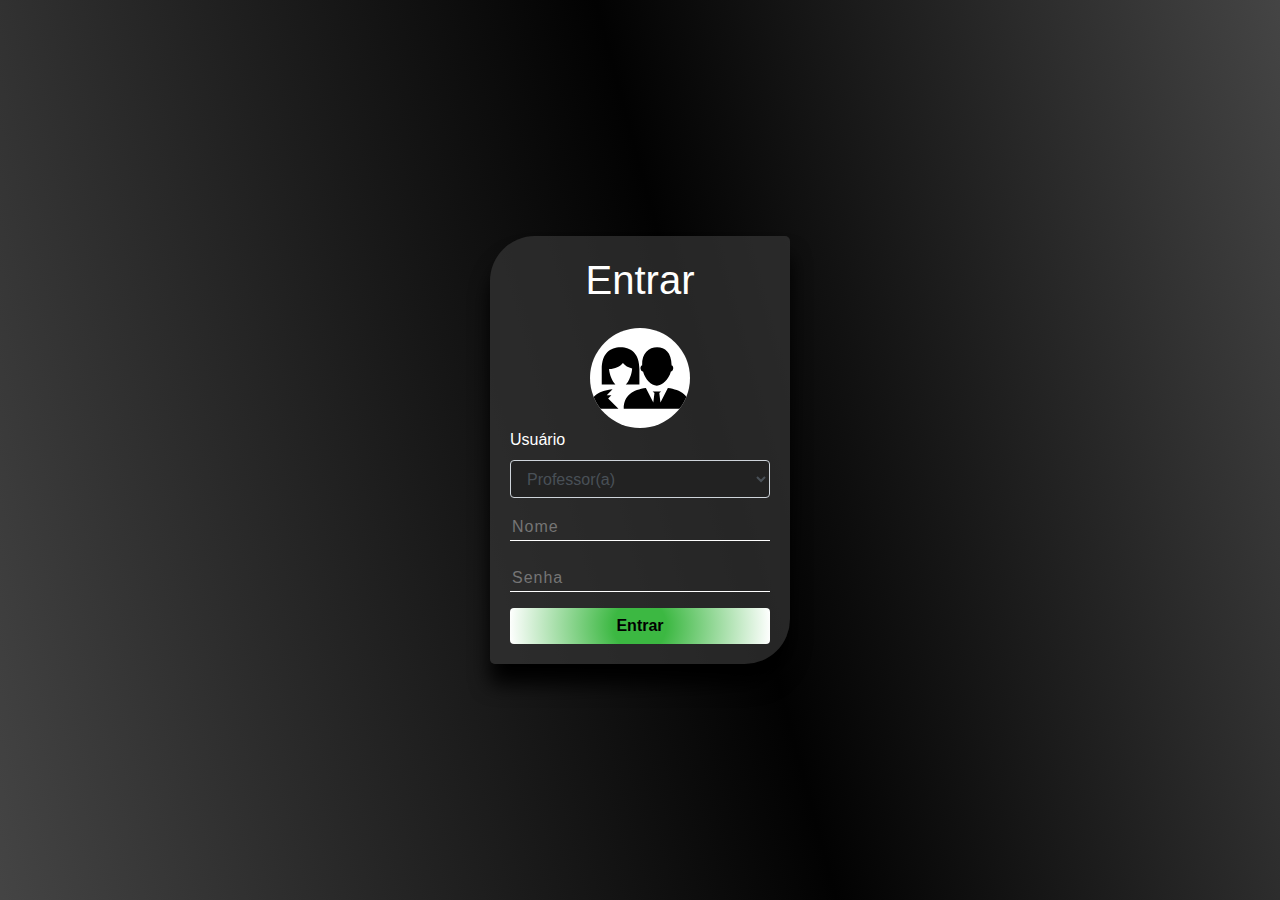
<file: src/login/visao/login.html>
<!DOCTYPE html>
<html lang="pt-br">

<head>
    <meta charset="UTF-8">
    <meta name="viewport" content="width=device-width, initial-scale=1.0">
    <title>Login</title>
    <link rel="shortcut icon" href="../recursos/img/cadeado.svg" type="image/x-icon">
    <link rel="stylesheet" href="../../../recursos/css/bootstrap.min.css">
    <link rel="stylesheet" href="../recursos/css/estilo.css">
</head>

<body class="grad">
    <div class="container">
        <div class="row">
            <div class="caixa">
                <h1 class="text-center mb-4">Entrar</h1>
                <div class="img-user text-center">
                    <img src="../recursos/img/professores.svg" id="imagem">
                </div>
                <div class="form-group">
                    <label for="my-select">Usuário</label>
                    <select onchange="selecao()" id="my-select" class="form-control" name="">
                        <option value="professor(a)">Professor(a)</option>
                        <option value="aluno(a)">Aluno(a)</option>
                    </select>
                </div>
                <div class="campo">
                    <input id="nome" type="text" placeholder="Nome">
                </div>
                <div class="campo mt-4">
                    <input id="senha" type="password" placeholder="Senha">
                </div>
                <button onclick="acessar()" class="btn btn-block mt-3 font-weight-bold btn-entrar">
                        Entrar
                    </button>
            </div>
            </form>
        </div>
    </div>

    <script src="../../../recursos/js/jquery-3.5.1.min.js "></script>
    <script src="../../../recursos/js/bootstrap.min.js "></script>
    <script src="../recursos/js/login.js "></script>
</body>

</html>
</file>
<file: src/login/recursos/css/estilo.css>
.container {
    width: 100vw;
    height: 100vh;
    display: flex;
    flex-direction: row;
    justify-content: center;
    align-items: center;
}

.grad {
    background: linear-gradient(-105deg, #313131e7, #000000fd 45%, #313131e7 100%);
    background-size: 100% 100%;
    height: 100vh;
}

.caixa {
    background-color: rgba(53, 53, 53, 0.726);
    width: 300px;
    color: white;
    padding: 20px;
    border-radius: 45px 5px 45px 5px;
    box-shadow: black 0 20px 20px;
}

.caixa .titulo {
    text-align: center;
    font-size: 20px;
    font-weight: bold;
}

.caixa .campo input {
    width: 100%;
    background: transparent;
    color: white;
    border: none;
    outline: none;
    letter-spacing: 1px;
    border-bottom: 1px solid white;
}

.cadastro {
    text-align: center;
}

.img-user>img {
    background-color: white;
    border-radius: 100%;
    height: 100px;
}

.form-group>.form-control {
    background: rgb(34, 34, 34);
}

option {
    color: white !important;
}

input[type=number]::-webkit-inner-spin-button {
    -webkit-appearance: none;
}

#rm {
    display: none;
}

.btn-entrar {
    background-image: radial-gradient(circle, rgb(60, 184, 66) 20%, rgb(255, 255, 255));
    border: none !important;
    color: rgb(0, 0, 0);
}

a {
    text-decoration: none !important;
}
</file>
